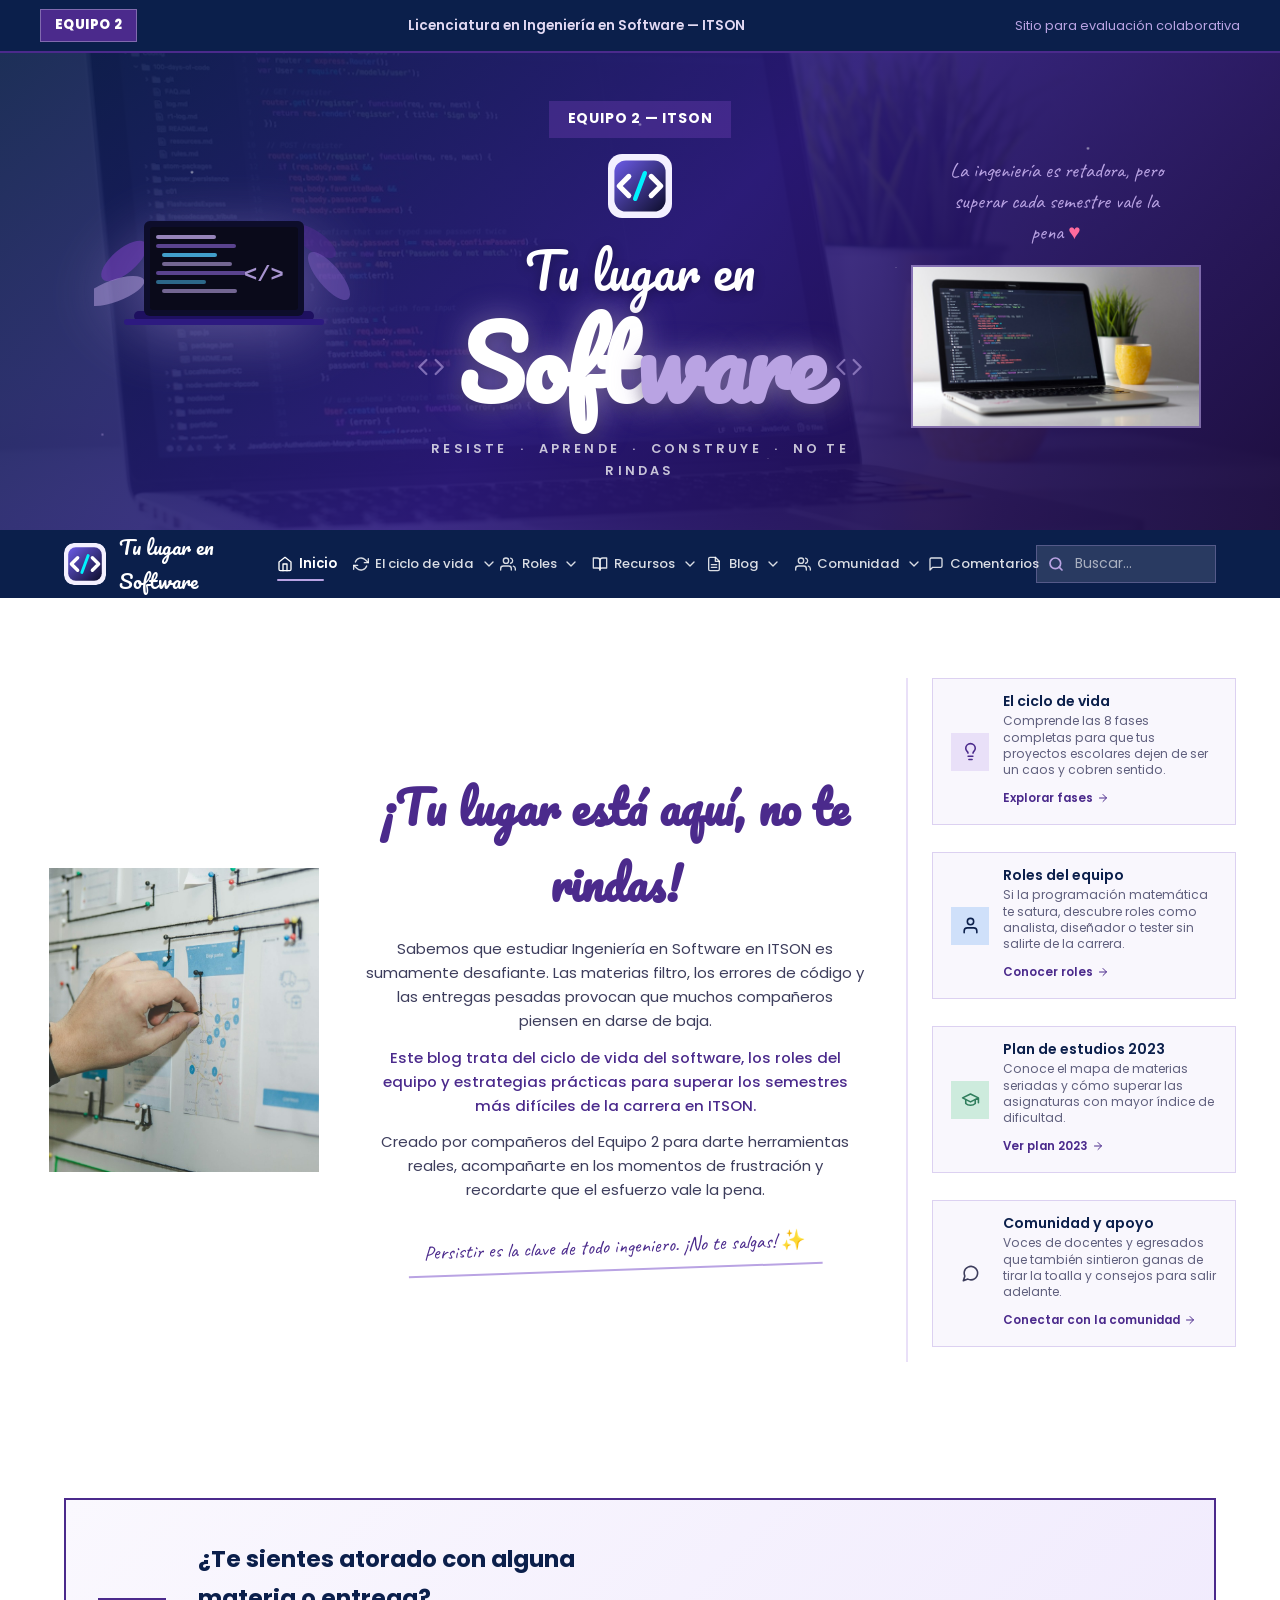
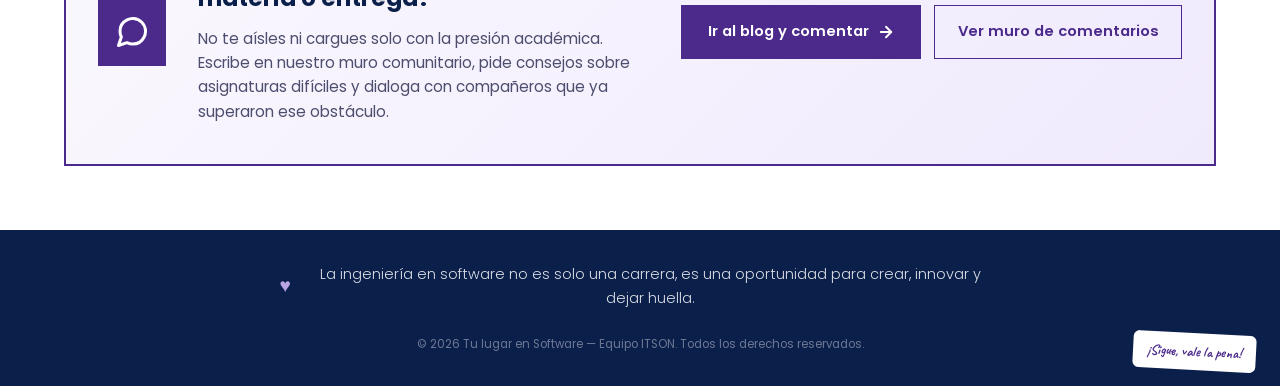
<file: index.html>
<!DOCTYPE html>
<html lang="es">

<head>
  <!-- =====================================================
       Tu lugar en Software — Página de inicio
       Blog educativo — Equipo ITSON
       ===================================================== -->
  <meta charset="UTF-8" />
  <meta name="viewport" content="width=device-width, initial-scale=1.0" />
  <title>Tu lugar en Software | Blog educativo de Ingeniería en Software — ITSON</title>
  <meta name="description"
    content="Espacio de apoyo y permanencia del Equipo 2 para estudiantes de Ingeniería en Software en ITSON. Supera las materias difíciles, descubre tu rol y no te salgas de la carrera." />
  <link rel="icon" type="image/svg+xml" href="img/logo.svg" />
  <link rel="stylesheet" href="css/estilos.css" />
</head>

<body>

<!-- Barra de equipo ITSON -->
  <div class="barra-equipo-top">
    <div class="contenedor-barra-equipo">
      <span class="badge-equipo-pill">Equipo 2</span>
      <span class="equipo-institucion">Licenciatura en Ingeniería en Software — ITSON</span>
      <span class="equipo-evaluacion">Sitio para evaluación colaborativa</span>
    </div>
  </div>

  <!-- =====================================================
       HERO / CABECERA DEL BLOG
       ===================================================== -->
  <header class="hero" role="banner">
    <div class="hero-grid">

      <!-- Zona izquierda: laptop e ilustración SVG -->
      <div class="hero-izq" aria-hidden="true">
        <svg class="laptop-svg" viewBox="0 0 260 220" xmlns="http://www.w3.org/2000/svg">
          <ellipse cx="30" cy="80" rx="28" ry="12" fill="#6A3DAF" opacity="0.7" transform="rotate(-40 30 80)" />
          <ellipse cx="20" cy="110" rx="32" ry="11" fill="#B9A3E3" opacity="0.5" transform="rotate(-20 20 110)" />
          <ellipse cx="220" cy="60" rx="26" ry="10" fill="#4B2A8C" opacity="0.6" transform="rotate(35 220 60)" />
          <ellipse cx="235" cy="95" rx="30" ry="11" fill="#7C5CBF" opacity="0.5" transform="rotate(50 235 95)" />
          <rect x="40" y="130" width="180" height="10" rx="5" fill="#1E1060" />
          <rect x="30" y="138" width="200" height="6" rx="3" fill="#2D1A80" />
          <rect x="50" y="40" width="160" height="95" rx="6" fill="#0D0D2B" />
          <rect x="56" y="46" width="148" height="83" rx="3" fill="#0A0A1A" />
          <rect x="62" y="54" width="60" height="4" rx="2" fill="#B9A3E3" opacity="0.8" />
          <rect x="62" y="63" width="80" height="4" rx="2" fill="#7C5CBF" opacity="0.7" />
          <rect x="68" y="72" width="55" height="4" rx="2" fill="#4FC3F7" opacity="0.8" />
          <rect x="68" y="81" width="70" height="4" rx="2" fill="#B9A3E3" opacity="0.6" />
          <rect x="62" y="90" width="90" height="4" rx="2" fill="#7C5CBF" opacity="0.7" />
          <rect x="62" y="99" width="50" height="4" rx="2" fill="#4FC3F7" opacity="0.5" />
          <rect x="68" y="108" width="75" height="4" rx="2" fill="#B9A3E3" opacity="0.6" />
          <text x="150" y="100" font-family="monospace" font-size="22" fill="#B9A3E3" opacity="0.9"
            font-weight="bold">&lt;/&gt;</text>
        </svg>
      </div>

      <!-- Zona central: títulos + Logotipo oficial -->
      <div class="hero-centro">
        <div class="badge-equipo-hero">Equipo 2 — ITSON</div>
        <a href="index.html" class="logo-link-hero" aria-label="Ir a la página de inicio">
          <img src="img/logo.svg" alt="Logotipo Tu lugar en Software" width="64" height="64" style="margin: 0 auto 0.8rem auto; display: block;" />
        </a>
        <p class="hero-titulo-top">Tu lugar en</p>
        <div class="hero-codigo-deco">
          <svg class="icono-codigo" width="28" height="28" viewBox="0 0 24 24" fill="none"
            stroke="rgba(185,163,227,0.6)" stroke-width="2" stroke-linecap="round" stroke-linejoin="round"
            aria-hidden="true">
            <polyline points="16 18 22 12 16 6" />
            <polyline points="8 6 2 12 8 18" />
          </svg>
          <h1 class="hero-titulo-main">
            Soft<span class="acento-lila">ware</span>
          </h1>
          <svg class="icono-codigo" width="28" height="28" viewBox="0 0 24 24" fill="none"
            stroke="rgba(185,163,227,0.6)" stroke-width="2" stroke-linecap="round" stroke-linejoin="round"
            aria-hidden="true">
            <polyline points="16 18 22 12 16 6" />
            <polyline points="8 6 2 12 8 18" />
          </svg>
        </div>
        <p class="hero-lema">RESISTE &nbsp;·&nbsp; APRENDE &nbsp;·&nbsp; CONSTRUYE &nbsp;·&nbsp; NO TE RINDAS</p>
      </div>

      <!-- Zona derecha: frase lema oficial + silueta ciudad SVG -->
      <div class="hero-der" aria-hidden="true">
        <p class="hero-frase">
          La ingeniería es retadora, pero superar cada semestre vale la pena
          <span class="corazon">♥</span>
        </p>
        <img src="img/header-desarrollador.jpg" alt="Mesa de trabajo de programación y desarrollo de software" class="header-img-desarrollador" />
      </div>
    </div>
  </header>

  <!-- =====================================================
       BARRA DE NAVEGACIÓN PRINCIPAL
       ===================================================== -->
  <nav class="barra-nav" aria-label="Navegación principal">
    <div class="nav-contenedor">

      <!-- Marca y Logotipo visible -->
      <a href="index.html" class="nav-marca">
        <img src="img/logo.svg" alt="Logotipo Tu lugar en Software" class="logo-header-img" />
        <span class="nav-marca-texto">Tu lugar en Software</span>
      </a>

      <!-- Botón hamburguesa (móvil) -->
      <button class="btn-hamburguesa" id="btn-hamburguesa" aria-controls="nav-lista-principal" aria-expanded="false"
        aria-label="Abrir menú de navegación">
        <span></span>
        <span></span>
        <span></span>
      </button>

      <!-- Lista de páginas con submenús desplegables -->
      <ul class="nav-lista" id="nav-lista-principal" role="list">
        <li>
          <a href="index.html" class="activo" aria-current="page">
            <svg viewBox="0 0 24 24" fill="none" stroke="currentColor" stroke-width="2" stroke-linecap="round"
              stroke-linejoin="round" aria-hidden="true">
              <path d="M3 9l9-7 9 7v11a2 2 0 0 1-2 2H5a2 2 0 0 1-2-2z" />
              <polyline points="9 22 9 12 15 12 15 22" />
            </svg>
            Inicio
          </a>
        </li>

        <li class="nav-item-has-submenu">
          <a href="ciclo-de-vida.html" class="nav-link-padre">
            <svg viewBox="0 0 24 24" fill="none" stroke="currentColor" stroke-width="2" stroke-linecap="round"
              stroke-linejoin="round" aria-hidden="true">
              <polyline points="23 4 23 10 17 10" />
              <polyline points="1 20 1 14 7 14" />
              <path d="M3.51 9a9 9 0 0 1 14.85-3.36L23 10M1 14l4.64 4.36A9 9 0 0 0 20.49 15" />
            </svg>
            El ciclo de vida
            <svg class="icono-flecha-sub" viewBox="0 0 24 24" fill="none" stroke="currentColor" stroke-width="2" stroke-linecap="round" stroke-linejoin="round" aria-hidden="true"><polyline points="6 9 12 15 18 9"></polyline></svg>
          </a>
          <button type="button" class="btn-toggle-sub" aria-label="Desplegar submenú El ciclo de vida" aria-expanded="false">▾</button>
          <ul class="nav-submenu">
            <li><a href="ciclo-de-vida.html#que-es">Qué es</a></li>
            <li><a href="ciclo-de-vida.html#curricular">Marco curricular</a></li>
            <li><a href="ciclo-de-vida.html#fases">Las 8 fases</a></li>
            <li><a href="ciclo-de-vida.html#ventajas-desventajas">Ventajas y desventajas</a></li>
            <li><a href="ciclo-de-vida.html#conclusiones-roles">Conclusiones por rol</a></li>
            <li><a href="ciclo-de-vida.html#quiz-seccion">Quiz</a></li>
          </ul>
        </li>

        <li class="nav-item-has-submenu">
          <a href="roles.html" class="nav-link-padre">
            <svg viewBox="0 0 24 24" fill="none" stroke="currentColor" stroke-width="2" stroke-linecap="round"
              stroke-linejoin="round" aria-hidden="true">
              <path d="M17 21v-2a4 4 0 0 0-4-4H5a4 4 0 0 0-4 4v2" />
              <circle cx="9" cy="7" r="4" />
              <path d="M23 21v-2a4 4 0 0 0-3-3.87" />
              <path d="M16 3.13a4 4 0 0 1 0 7.75" />
            </svg>
            Roles
            <svg class="icono-flecha-sub" viewBox="0 0 24 24" fill="none" stroke="currentColor" stroke-width="2" stroke-linecap="round" stroke-linejoin="round" aria-hidden="true"><polyline points="6 9 12 15 18 9"></polyline></svg>
          </a>
          <button type="button" class="btn-toggle-sub" aria-label="Desplegar submenú Roles" aria-expanded="false">▾</button>
          <ul class="nav-submenu">
            <li><a href="roles.html#analista">Analista de sistemas</a></li>
            <li><a href="roles.html#tester">Tester</a></li>
            <li><a href="roles.html#arquitecto-programador">Arquitecto y programador</a></li>
            <li><a href="roles.html#lider">Líder de proyecto</a></li>
            <li><a href="roles.html#disenador">Diseñador</a></li>
            <li><a href="roles.html#integrador">Integrador</a></li>
          </ul>
        </li>

        <li class="nav-item-has-submenu">
          <a href="recursos.html" class="nav-link-padre">
            <svg viewBox="0 0 24 24" fill="none" stroke="currentColor" stroke-width="2" stroke-linecap="round"
              stroke-linejoin="round" aria-hidden="true">
              <path d="M2 3h6a4 4 0 0 1 4 4v14a3 3 0 0 0-3-3H2z" />
              <path d="M22 3h-6a4 4 0 0 0-4 4v14a3 3 0 0 1 3-3h7z" />
            </svg>
            Recursos
            <svg class="icono-flecha-sub" viewBox="0 0 24 24" fill="none" stroke="currentColor" stroke-width="2" stroke-linecap="round" stroke-linejoin="round" aria-hidden="true"><polyline points="6 9 12 15 18 9"></polyline></svg>
          </a>
          <button type="button" class="btn-toggle-sub" aria-label="Desplegar submenú Recursos" aria-expanded="false">▾</button>
          <ul class="nav-submenu">
            <li><a href="recursos.html#plan-estudios">Plan de estudios</a></li>
            <li><a href="recursos.html#materias-semestre">Materias por semestre</a></li>
            <li><a href="recursos.html#requisitos-titulacion">Requisitos de titulación</a></li>
            <li><a href="recursos.html#mapa-curricular">Mapa curricular</a></li>
          </ul>
        </li>

        <li class="nav-item-has-submenu">
          <a href="blog.html" class="nav-link-padre">
            <svg viewBox="0 0 24 24" fill="none" stroke="currentColor" stroke-width="2" stroke-linecap="round"
              stroke-linejoin="round" aria-hidden="true">
              <path d="M14 2H6a2 2 0 0 0-2 2v16a2 2 0 0 0 2 2h12a2 2 0 0 0 2-2V8z" />
              <polyline points="14 2 14 8 20 8" />
              <line x1="16" y1="13" x2="8" y2="13" />
              <line x1="16" y1="17" x2="8" y2="17" />
            </svg>
            Blog
            <svg class="icono-flecha-sub" viewBox="0 0 24 24" fill="none" stroke="currentColor" stroke-width="2" stroke-linecap="round" stroke-linejoin="round" aria-hidden="true"><polyline points="6 9 12 15 18 9"></polyline></svg>
          </a>
          <button type="button" class="btn-toggle-sub" aria-label="Desplegar submenú Blog" aria-expanded="false">▾</button>
          <ul class="nav-submenu">
            <li><a href="blog.html#itson-carrera">ITSON y la carrera</a></li>
            <li><a href="blog.html#como-nace-app">Cómo nace una app</a></li>
            <li><a href="blog.html#aprende-semestre">Aprende semestre a semestre</a></li>
          </ul>
        </li>

        <li class="nav-item-has-submenu">
          <a href="comunidad.html" class="nav-link-padre">
            <svg viewBox="0 0 24 24" fill="none" stroke="currentColor" stroke-width="2" stroke-linecap="round" stroke-linejoin="round" aria-hidden="true"><path d="M17 21v-2a4 4 0 0 0-4-4H5a4 4 0 0 0-4 4v2"/><circle cx="9" cy="7" r="4"/><path d="M23 21v-2a4 4 0 0 0-3-3.87"/><path d="M16 3.13a4 4 0 0 1 0 7.75"/></svg>
            Comunidad
            <svg class="icono-flecha-sub" viewBox="0 0 24 24" fill="none" stroke="currentColor" stroke-width="2" stroke-linecap="round" stroke-linejoin="round" aria-hidden="true"><polyline points="6 9 12 15 18 9"></polyline></svg>
          </a>
          <button type="button" class="btn-toggle-sub" aria-label="Desplegar submenú Comunidad" aria-expanded="false">▾</button>
          <ul class="nav-submenu">
            <li><a href="comunidad.html#voces-invitadas">Voces invitadas</a></li>
            <li><a href="comunidad.html#comentarios-generales">Muro de comentarios</a></li>
            <li><a href="comunidad.html#equipo-desarrollo">Equipo creador</a></li>
          </ul>
        </li>

        <!-- Apartado directo para comentarios (evaluación ágil) -->
        <li>
          <a href="comunidad.html#comentarios-generales">
            <svg viewBox="0 0 24 24" fill="none" stroke="currentColor" stroke-width="2" stroke-linecap="round" stroke-linejoin="round" aria-hidden="true">
              <path d="M21 15a2 2 0 0 1-2 2H7l-4 4V5a2 2 0 0 1 2-2h14a2 2 0 0 1 2 2z"></path>
            </svg>
            Comentarios
          </a>
        </li>
      </ul>

      <!-- Módulo de búsqueda global sin servidor -->
      <div class="busqueda-contenedor">
        <button type="button" class="btn-buscar-toggle" id="btn-buscar-toggle" aria-label="Abrir campo de búsqueda">
          <svg width="20" height="20" viewBox="0 0 24 24" fill="none" stroke="currentColor" stroke-width="2.5" stroke-linecap="round" stroke-linejoin="round" aria-hidden="true">
            <circle cx="11" cy="11" r="8"></circle>
            <line x1="21" y1="21" x2="16.65" y2="16.65"></line>
          </svg>
        </button>
        <form class="busqueda-form" role="search" onsubmit="return false;">
          <label for="input-busqueda-global" class="visually-hidden">Buscar en el blog</label>
          <svg class="icono-lupa-busqueda" width="16" height="16" viewBox="0 0 24 24" fill="none" stroke="currentColor" stroke-width="2.5" stroke-linecap="round" stroke-linejoin="round" aria-hidden="true">
            <circle cx="11" cy="11" r="8"></circle>
            <line x1="21" y1="21" x2="16.65" y2="16.65"></line>
          </svg>
          <input type="search" id="input-busqueda-global" class="input-busqueda-global" placeholder="Buscar..." autocomplete="off" aria-expanded="false" aria-controls="panel-busqueda-resultados" />
          <div id="panel-busqueda-resultados" class="panel-busqueda-resultados" role="region" aria-live="polite"></div>
        </form>
      </div>
    </div>
  </nav>

  <!-- =====================================================
       CONTENIDO PRINCIPAL: BIENVENIDA
       ===================================================== -->
  <main id="contenido-principal">

    <!-- Sección bienvenida en tres columnas -->
    <section class="seccion-bienvenida" aria-labelledby="titulo-bienvenida">
      <div class="bienvenida-grid">

        <!-- Columna izquierda: ilustración del estudiante -->
        <div class="bienvenida-izq reveal-izq">
          <div class="mancha-organica" aria-hidden="true"></div>
          <img src="img/estudiante-escritorio.jpg"
            alt="Estudiante universitario de ingeniería en software en mesa de trabajo con código y herramientas de desarrollo"
            width="280" height="320" loading="lazy" />
        </div>

        <!-- Columna central: texto de bienvenida con el párrafo resumen del blog requerido -->
        <div class="bienvenida-centro reveal">
          <h2 class="titulo-bienvenida" id="titulo-bienvenida">¡Tu lugar está aquí, no te rindas!</h2>
          <p>
            Sabemos que estudiar Ingeniería en Software en ITSON es sumamente desafiante. Las materias filtro, los errores de código y las entregas pesadas provocan que muchos compañeros piensen en darse de baja.
          </p>
          <p style="font-weight: 500; color: var(--morado-profundo); margin: 0.8rem 0;">
            Este blog trata del ciclo de vida del software, los roles del equipo y estrategias prácticas para superar los semestres más difíciles de la carrera en ITSON.
          </p>
          <p>
            Creado por compañeros del Equipo 2 para darte herramientas reales, acompañarte en los momentos de frustración y recordarte que el esfuerzo vale la pena.
          </p>
          <span class="nota-manuscrita">Persistir es la clave de todo ingeniero. ¡No te salgas! ✨</span>
        </div>

        <!-- Columna derecha: tarjetas mini destacadas -->
        <div class="bienvenida-der reveal-der" id="tarjetas-destacadas">

          <!-- Tarjeta 1: Ciclo del software -->
          <article class="tarjeta-mini">
            <div class="icono-circulo ic-lila" aria-hidden="true">
              <svg viewBox="0 0 24 24" fill="none" stroke="currentColor" stroke-width="2" stroke-linecap="round"
                stroke-linejoin="round" aria-hidden="true">
                <line x1="9" y1="18" x2="15" y2="18" />
                <line x1="10" y1="22" x2="14" y2="22" />
                <path
                  d="M15.09 14c.18-.98.65-1.74 1.41-2.5A4.65 4.65 0 0 0 18 8 6 6 0 0 0 6 8c0 1 .23 2.23 1.5 3.5A4.61 4.61 0 0 1 8.91 14" />
              </svg>
            </div>
            <div class="tarjeta-mini-info">
              <h3>El ciclo de vida</h3>
              <p>Comprende las 8 fases completas para que tus proyectos escolares dejen de ser un caos y cobren sentido.</p>
              <a href="ciclo-de-vida.html" class="enlace-flecha">
                Explorar fases
                <svg viewBox="0 0 24 24" fill="none" stroke="currentColor" stroke-width="2" stroke-linecap="round"
                  stroke-linejoin="round" aria-hidden="true">
                  <line x1="5" y1="12" x2="19" y2="12" />
                  <polyline points="12 5 19 12 12 19" />
                </svg>
              </a>
            </div>
          </article>

          <!-- Tarjeta 2: Roles del equipo -->
          <article class="tarjeta-mini">
            <div class="icono-circulo ic-azul" aria-hidden="true">
              <svg viewBox="0 0 24 24" fill="none" stroke="currentColor" stroke-width="2" stroke-linecap="round"
                stroke-linejoin="round" aria-hidden="true">
                <path d="M20 21v-2a4 4 0 0 0-4-4H8a4 4 0 0 0-4 4v2" />
                <circle cx="12" cy="7" r="4" />
              </svg>
            </div>
            <div class="tarjeta-mini-info">
              <h3>Roles del equipo</h3>
              <p>Si la programación matemática te satura, descubre roles como analista, diseñador o tester sin salirte de la carrera.</p>
              <a href="roles.html" class="enlace-flecha">
                Conocer roles
                <svg viewBox="0 0 24 24" fill="none" stroke="currentColor" stroke-width="2" stroke-linecap="round"
                  stroke-linejoin="round" aria-hidden="true">
                  <line x1="5" y1="12" x2="19" y2="12" />
                  <polyline points="12 5 19 12 12 19" />
                </svg>
              </a>
            </div>
          </article>

          <!-- Tarjeta 3: Plan de estudios ITSON -->
          <article class="tarjeta-mini">
            <div class="icono-circulo ic-verde" aria-hidden="true">
              <svg viewBox="0 0 24 24" fill="none" stroke="currentColor" stroke-width="2" stroke-linecap="round"
                stroke-linejoin="round" aria-hidden="true">
                <path d="M22 10v6M2 10l10-5 10 5-10 5z" />
                <path d="M6 12v5c3 3 9 3 12 0v-5" />
              </svg>
            </div>
            <div class="tarjeta-mini-info">
              <h3>Plan de estudios 2023</h3>
              <p>Conoce el mapa de materias seriadas y cómo superar las asignaturas con mayor índice de dificultad.</p>
              <a href="recursos.html" class="enlace-flecha">
                Ver plan 2023
                <svg viewBox="0 0 24 24" fill="none" stroke="currentColor" stroke-width="2" stroke-linecap="round"
                  stroke-linejoin="round" aria-hidden="true">
                  <line x1="5" y1="12" x2="19" y2="12" />
                  <polyline points="12 5 19 12 12 19" />
                </svg>
              </a>
            </div>
          </article>

          <!-- Tarjeta 4: Comunidad universitaria -->
          <article class="tarjeta-mini">
            <div class="icono-circulo ic-rosa" aria-hidden="true">
              <svg viewBox="0 0 24 24" fill="none" stroke="currentColor" stroke-width="2" stroke-linecap="round"
                stroke-linejoin="round" aria-hidden="true">
                <path
                  d="M21 11.5a8.38 8.38 0 0 1-.9 3.8 8.5 8.5 0 0 1-7.6 4.7 8.38 8.38 0 0 1-3.8-.9L3 21l1.9-5.7a8.38 8.38 0 0 1-.9-3.8 8.5 8.5 0 0 1 4.7-7.6 8.38 8.38 0 0 1 3.8-.9h.5a8.48 8.48 0 0 1 8 8v.5z" />
              </svg>
            </div>
            <div class="tarjeta-mini-info">
              <h3>Comunidad y apoyo</h3>
              <p>Voces de docentes y egresados que también sintieron ganas de tirar la toalla y consejos para salir adelante.</p>
              <a href="comunidad.html" class="enlace-flecha">
                Conectar con la comunidad
                <svg viewBox="0 0 24 24" fill="none" stroke="currentColor" stroke-width="2" stroke-linecap="round"
                  stroke-linejoin="round" aria-hidden="true">
                  <line x1="5" y1="12" x2="19" y2="12" />
                  <polyline points="12 5 19 12 12 19" />
                </svg>
              </a>
            </div>
          </article>

        </div>

      </div>

      <!-- Bloque corto de suscripción al newsletter en la página de bienvenida -->
    </section>

    <!-- =====================================================
         SECCIÓN DESTACADA: COMENTARIOS EN VIVO EN EL BLOG
         ===================================================== -->
    <section class="contenedor reveal" aria-labelledby="titulo-banner-comentarios" style="margin-bottom: 4rem;">
      <div class="banner-comentarios-home">
        <div class="banner-comentarios-grid">
          <div class="banner-comentarios-icono" aria-hidden="true">
            <svg viewBox="0 0 24 24" fill="none" stroke="currentColor" stroke-width="2" stroke-linecap="round" stroke-linejoin="round">
              <path d="M21 11.5a8.38 8.38 0 0 1-.9 3.8 8.5 8.5 0 0 1-7.6 4.7 8.38 8.38 0 0 1-3.8-.9L3 21l1.9-5.7a8.38 8.38 0 0 1-.9-3.8 8.5 8.5 0 0 1 4.7-7.6 8.38 8.38 0 0 1 3.8-.9h.5a8.48 8.48 0 0 1 8 8v.5z" />
            </svg>
          </div>
          <div class="banner-comentarios-texto">
            <h2 id="titulo-banner-comentarios" style="font-size: 1.45rem; font-weight: 700; color: var(--azul-marino); margin-bottom: 0.5rem;">
              ¿Te sientes atorado con alguna materia o entrega?
            </h2>
            <p>
              No te aísles ni cargues solo con la presión académica. Escribe en nuestro muro comunitario, pide consejos sobre asignaturas difíciles y dialoga con compañeros que ya superaron ese obstáculo.
            </p>
          </div>
          <div class="banner-comentarios-acciones">
            <a href="blog.html" class="btn-banner-comentarios">
              Ir al blog y comentar
              <svg width="18" height="18" viewBox="0 0 24 24" fill="none" stroke="currentColor" stroke-width="2.5" stroke-linecap="round" stroke-linejoin="round" aria-hidden="true">
                <line x1="5" y1="12" x2="19" y2="12" />
                <polyline points="12 5 19 12 12 19" />
              </svg>
            </a>
            <a href="comunidad.html#comentarios-generales" class="btn-banner-comentarios-sec">
              Ver muro de comentarios
            </a>
          </div>
        </div>
      </div>
    </section>

  </main>

  <!-- =====================================================
       PIE DE PÁGINA
       ===================================================== -->
  <footer class="pie" role="contentinfo">
    <div class="pie-contenido">
      <span class="pie-corazon" aria-hidden="true">♥</span>
      <p class="pie-frase">
        La ingeniería en software no es solo una carrera, es una oportunidad para crear, innovar y dejar huella.
      </p>
    </div>
    <p class="pie-copy">© 2026 Tu lugar en Software — Equipo ITSON. Todos los derechos reservados.</p>
    <span class="pie-sticker" aria-hidden="true">¡Sigue, vale la pena!</span>
  </footer>

  <!-- Botón volver arriba -->
  <button id="btn-arriba" aria-label="Volver al inicio de la página">
    <svg viewBox="0 0 24 24" fill="none" stroke="currentColor" stroke-width="2.5" stroke-linecap="round"
      stroke-linejoin="round" aria-hidden="true">
      <polyline points="18 15 12 9 6 15" />
    </svg>
  </button>

  <script src="js/script.js"></script>
  <script src="js/busqueda.js"></script>
</body>

</html>
</file>
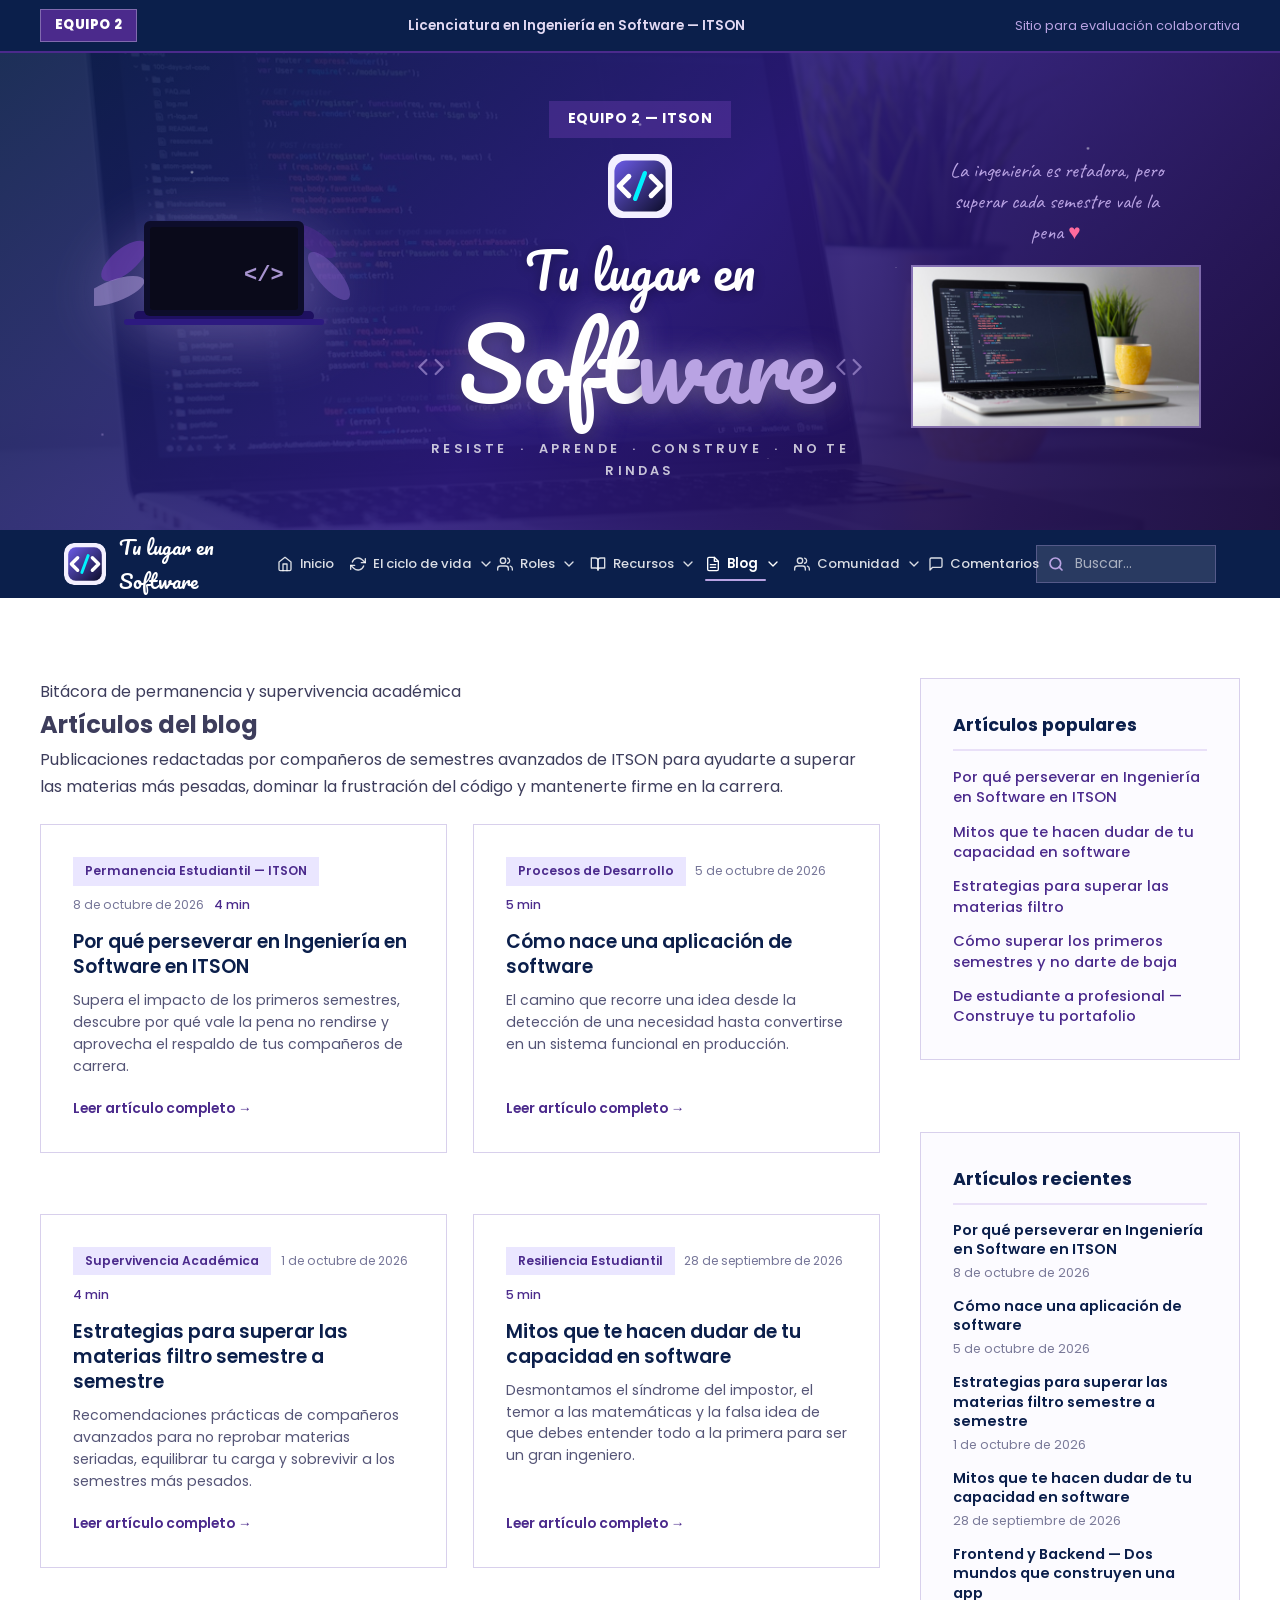
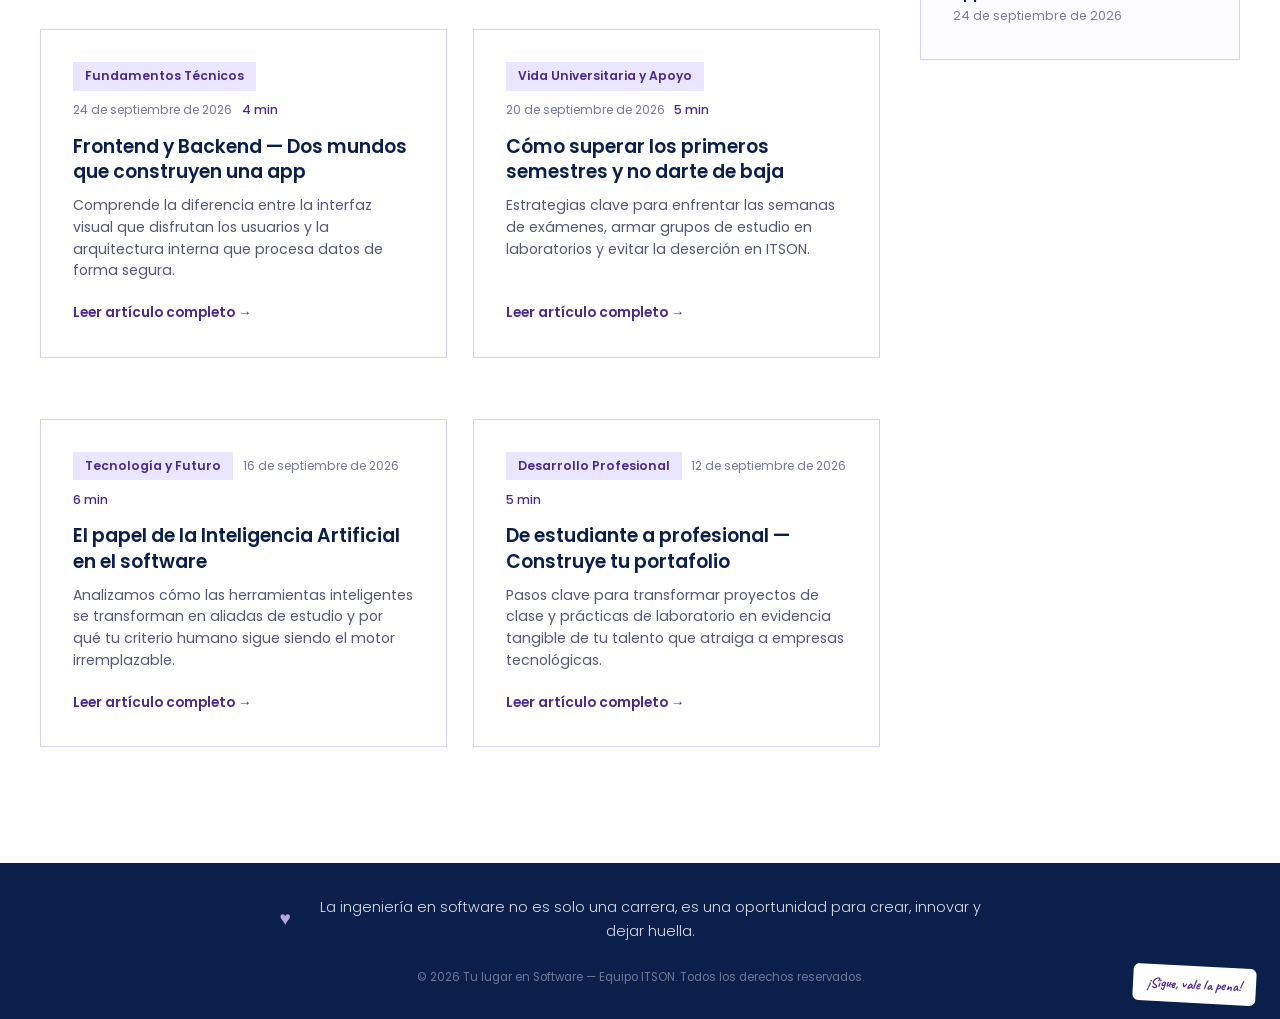
<file: blog.html>
<!DOCTYPE html>
<html lang="es">

<head>
  <!-- =====================================================
       Tu lugar en Software — Blog
       Blog educativo — Equipo ITSON
       ===================================================== -->
  <meta charset="UTF-8" />
  <meta name="viewport" content="width=device-width, initial-scale=1.0" />
  <title>Blog educativo | Tu lugar en Software — ITSON</title>
  <meta name="description"
    content="Artículos, guías y consejos de estudiantes de Ingeniería en Software de ITSON para superar materias difíciles, combatir la frustración y continuar en la carrera." />
  <link rel="icon" type="image/svg+xml" href="img/logo.svg" />
  <link rel="stylesheet" href="css/estilos.css" />
</head>

<body>

  <!-- Barra de equipo ITSON -->
  <div class="barra-equipo-top">
    <div class="contenedor-barra-equipo">
      <span class="badge-equipo-pill">Equipo 2</span>
      <span class="equipo-institucion">Licenciatura en Ingeniería en Software — ITSON</span>
      <span class="equipo-evaluacion">Sitio para evaluación colaborativa</span>
    </div>
  </div>

  <!-- HERO / CABECERA -->
  <header class="hero" role="banner">
    <div class="hero-grid">
      <div class="hero-izq" aria-hidden="true">
        <svg class="laptop-svg" viewBox="0 0 260 220" xmlns="http://www.w3.org/2000/svg">
          <ellipse cx="30" cy="80" rx="28" ry="12" fill="#6A3DAF" opacity="0.7" transform="rotate(-40 30 80)"/>
          <ellipse cx="20" cy="110" rx="32" ry="11" fill="#B9A3E3" opacity="0.5" transform="rotate(-20 20 110)"/>
          <ellipse cx="220" cy="60" rx="26" ry="10" fill="#4B2A8C" opacity="0.6" transform="rotate(35 220 60)"/>
          <ellipse cx="235" cy="95" rx="30" ry="11" fill="#7C5CBF" opacity="0.5" transform="rotate(50 235 95)"/>
          <rect x="40" y="130" width="180" height="10" rx="5" fill="#1E1060"/>
          <rect x="30" y="138" width="200" height="6" rx="3" fill="#2D1A80"/>
          <rect x="50" y="40" width="160" height="95" rx="6" fill="#0D0D2B"/>
          <rect x="56" y="46" width="148" height="83" rx="3" fill="#0A0A1A"/>
          <text x="150" y="100" font-family="monospace" font-size="22" fill="#B9A3E3" opacity="0.9" font-weight="bold">&lt;/&gt;</text>
        </svg>
      </div>

      <div class="hero-centro">
        <div class="badge-equipo-hero">Equipo 2 — ITSON</div>
        <a href="index.html" class="logo-link-hero" aria-label="Ir a la página de inicio">
          <img src="img/logo.svg" alt="Logotipo Tu lugar en Software" width="64" height="64" style="margin: 0 auto 0.8rem auto; display: block;" />
        </a>
        <p class="hero-titulo-top">Tu lugar en</p>
        <div class="hero-codigo-deco">
          <svg class="icono-codigo" width="28" height="28" viewBox="0 0 24 24" fill="none" stroke="rgba(185,163,227,0.6)" stroke-width="2" stroke-linecap="round" stroke-linejoin="round" aria-hidden="true">
            <polyline points="16 18 22 12 16 6"/><polyline points="8 6 2 12 8 18"/>
          </svg>
          <span class="hero-titulo-main">Soft<span class="acento-lila">ware</span></span>
          <svg class="icono-codigo" width="28" height="28" viewBox="0 0 24 24" fill="none" stroke="rgba(185,163,227,0.6)" stroke-width="2" stroke-linecap="round" stroke-linejoin="round" aria-hidden="true">
            <polyline points="16 18 22 12 16 6"/><polyline points="8 6 2 12 8 18"/>
          </svg>
        </div>
        <p class="hero-lema">RESISTE &nbsp;·&nbsp; APRENDE &nbsp;·&nbsp; CONSTRUYE &nbsp;·&nbsp; NO TE RINDAS</p>
      </div>

      <div class="hero-der" aria-hidden="true">
        <p class="hero-frase">La ingeniería es retadora, pero superar cada semestre vale la pena <span class="corazon">♥</span></p>
        <img src="img/header-desarrollador.jpg" alt="Mesa de trabajo de programación y desarrollo de software" class="header-img-desarrollador" />
      </div>
    </div>
  </header>

  <!-- BARRA DE NAVEGACIÓN -->
  <nav class="barra-nav" aria-label="Navegación principal">
    <div class="nav-contenedor">
      <a href="index.html" class="nav-marca">
        <img src="img/logo.svg" alt="Logotipo Tu lugar en Software" class="logo-header-img" />
        <span class="nav-marca-texto">Tu lugar en Software</span>
      </a>

      <button class="btn-hamburguesa" id="btn-hamburguesa" aria-controls="nav-lista-principal" aria-expanded="false" aria-label="Abrir menú de navegación">
        <span></span><span></span><span></span>
      </button>

      <ul class="nav-lista" id="nav-lista-principal" role="list">
        <li>
          <a href="index.html">
            <svg viewBox="0 0 24 24" fill="none" stroke="currentColor" stroke-width="2" stroke-linecap="round" stroke-linejoin="round" aria-hidden="true"><path d="M3 9l9-7 9 7v11a2 2 0 0 1-2 2H5a2 2 0 0 1-2-2z"/><polyline points="9 22 9 12 15 12 15 22"/></svg>
            Inicio
          </a>
        </li>

        <li class="nav-item-has-submenu">
          <a href="ciclo-de-vida.html" class="nav-link-padre">
            <svg viewBox="0 0 24 24" fill="none" stroke="currentColor" stroke-width="2" stroke-linecap="round" stroke-linejoin="round" aria-hidden="true"><polyline points="23 4 23 10 17 10"/><polyline points="1 20 1 14 7 14"/><path d="M3.51 9a9 9 0 0 1 14.85-3.36L23 10M1 14l4.64 4.36A9 9 0 0 0 20.49 15"/></svg>
            El ciclo de vida
            <svg class="icono-flecha-sub" viewBox="0 0 24 24" fill="none" stroke="currentColor" stroke-width="2" stroke-linecap="round" stroke-linejoin="round" aria-hidden="true"><polyline points="6 9 12 15 18 9"></polyline></svg>
          </a>
          <button type="button" class="btn-toggle-sub" aria-label="Desplegar submenú El ciclo de vida" aria-expanded="false">▾</button>
          <ul class="nav-submenu">
            <li><a href="ciclo-de-vida.html#que-es">Qué es</a></li>
            <li><a href="ciclo-de-vida.html#curricular">Marco curricular</a></li>
            <li><a href="ciclo-de-vida.html#fases">Las 8 fases</a></li>
            <li><a href="ciclo-de-vida.html#ventajas-desventajas">Ventajas y desventajas</a></li>
            <li><a href="ciclo-de-vida.html#conclusiones-roles">Conclusiones por rol</a></li>
            <li><a href="ciclo-de-vida.html#quiz-seccion">Quiz</a></li>
          </ul>
        </li>

        <li class="nav-item-has-submenu">
          <a href="roles.html" class="nav-link-padre">
            <svg viewBox="0 0 24 24" fill="none" stroke="currentColor" stroke-width="2" stroke-linecap="round" stroke-linejoin="round" aria-hidden="true"><path d="M17 21v-2a4 4 0 0 0-4-4H5a4 4 0 0 0-4 4v2"/><circle cx="9" cy="7" r="4"/><path d="M23 21v-2a4 4 0 0 0-3-3.87"/><path d="M16 3.13a4 4 0 0 1 0 7.75"/></svg>
            Roles
            <svg class="icono-flecha-sub" viewBox="0 0 24 24" fill="none" stroke="currentColor" stroke-width="2" stroke-linecap="round" stroke-linejoin="round" aria-hidden="true"><polyline points="6 9 12 15 18 9"></polyline></svg>
          </a>
          <button type="button" class="btn-toggle-sub" aria-label="Desplegar submenú Roles" aria-expanded="false">▾</button>
          <ul class="nav-submenu">
            <li><a href="roles.html#analista">Analista de sistemas</a></li>
            <li><a href="roles.html#tester">Tester</a></li>
            <li><a href="roles.html#arquitecto-programador">Arquitecto y programador</a></li>
            <li><a href="roles.html#lider">Líder de proyecto</a></li>
            <li><a href="roles.html#disenador">Diseñador</a></li>
            <li><a href="roles.html#integrador">Integrador</a></li>
          </ul>
        </li>

        <li class="nav-item-has-submenu">
          <a href="recursos.html" class="nav-link-padre">
            <svg viewBox="0 0 24 24" fill="none" stroke="currentColor" stroke-width="2" stroke-linecap="round" stroke-linejoin="round" aria-hidden="true"><path d="M2 3h6a4 4 0 0 1 4 4v14a3 3 0 0 0-3-3H2z"/><path d="M22 3h-6a4 4 0 0 0-4 4v14a3 3 0 0 1 3-3h7z"/></svg>
            Recursos
            <svg class="icono-flecha-sub" viewBox="0 0 24 24" fill="none" stroke="currentColor" stroke-width="2" stroke-linecap="round" stroke-linejoin="round" aria-hidden="true"><polyline points="6 9 12 15 18 9"></polyline></svg>
          </a>
          <button type="button" class="btn-toggle-sub" aria-label="Desplegar submenú Recursos" aria-expanded="false">▾</button>
          <ul class="nav-submenu">
            <li><a href="recursos.html#plan-estudios">Plan de estudios</a></li>
            <li><a href="recursos.html#materias-semestre">Materias por semestre</a></li>
            <li><a href="recursos.html#requisitos-titulacion">Requisitos de titulación</a></li>
            <li><a href="recursos.html#mapa-curricular">Mapa curricular</a></li>
          </ul>
        </li>

        <li class="nav-item-has-submenu">
          <a href="blog.html" class="activo nav-link-padre" aria-current="page">
            <svg viewBox="0 0 24 24" fill="none" stroke="currentColor" stroke-width="2" stroke-linecap="round" stroke-linejoin="round" aria-hidden="true"><path d="M14 2H6a2 2 0 0 0-2 2v16a2 2 0 0 0 2 2h12a2 2 0 0 0 2-2V8z"/><polyline points="14 2 14 8 20 8"/><line x1="16" y1="13" x2="8" y2="13"/><line x1="16" y1="17" x2="8" y2="17"/></svg>
            Blog
            <svg class="icono-flecha-sub" viewBox="0 0 24 24" fill="none" stroke="currentColor" stroke-width="2" stroke-linecap="round" stroke-linejoin="round" aria-hidden="true"><polyline points="6 9 12 15 18 9"></polyline></svg>
          </a>
          <button type="button" class="btn-toggle-sub" aria-label="Desplegar submenú Blog" aria-expanded="false">▾</button>
          <ul class="nav-submenu">
            <li><a href="blog.html#itson-carrera">Permanencia en ITSON</a></li>
            <li><a href="blog.html#como-nace-app">Cómo nace una app</a></li>
            <li><a href="blog.html#aprende-semestre">Materias filtro</a></li>
            <li><a href="blog.html#mitos-programacion">Mitos y dudas</a></li>
            <li><a href="blog.html#primer-ano-universidad">Superar primeros semestres</a></li>
          </ul>
        </li>

        <li class="nav-item-has-submenu">
          <a href="comunidad.html" class="nav-link-padre">
            <svg viewBox="0 0 24 24" fill="none" stroke="currentColor" stroke-width="2" stroke-linecap="round" stroke-linejoin="round" aria-hidden="true"><path d="M17 21v-2a4 4 0 0 0-4-4H5a4 4 0 0 0-4 4v2"/><circle cx="9" cy="7" r="4"/><path d="M23 21v-2a4 4 0 0 0-3-3.87"/><path d="M16 3.13a4 4 0 0 1 0 7.75"/></svg>
            Comunidad
            <svg class="icono-flecha-sub" viewBox="0 0 24 24" fill="none" stroke="currentColor" stroke-width="2" stroke-linecap="round" stroke-linejoin="round" aria-hidden="true"><polyline points="6 9 12 15 18 9"></polyline></svg>
          </a>
          <button type="button" class="btn-toggle-sub" aria-label="Desplegar submenú Comunidad" aria-expanded="false">▾</button>
          <ul class="nav-submenu">
            <li><a href="comunidad.html#voces-invitadas">Voces invitadas</a></li>
            <li><a href="comunidad.html#comentarios-generales">Muro de comentarios</a></li>
            <li><a href="comunidad.html#equipo-desarrollo">Equipo creador</a></li>
          </ul>
        </li>

        <!-- Apartado directo para comentarios (evaluación ágil) -->
        <li>
          <a href="comunidad.html#comentarios-generales">
            <svg viewBox="0 0 24 24" fill="none" stroke="currentColor" stroke-width="2" stroke-linecap="round" stroke-linejoin="round" aria-hidden="true">
              <path d="M21 15a2 2 0 0 1-2 2H7l-4 4V5a2 2 0 0 1 2-2h14a2 2 0 0 1 2 2z"></path>
            </svg>
            Comentarios
          </a>
        </li>
      </ul>

      <!-- Búsqueda -->
      <div class="busqueda-contenedor">
        <button type="button" class="btn-buscar-toggle" id="btn-buscar-toggle" aria-label="Abrir campo de búsqueda">
          <svg width="20" height="20" viewBox="0 0 24 24" fill="none" stroke="currentColor" stroke-width="2.5" stroke-linecap="round" stroke-linejoin="round" aria-hidden="true">
            <circle cx="11" cy="11" r="8"></circle>
            <line x1="21" y1="21" x2="16.65" y2="16.65"></line>
          </svg>
        </button>
        <form class="busqueda-form" role="search" onsubmit="return false;">
          <label for="input-busqueda-global" class="visually-hidden">Buscar en el blog</label>
          <svg class="icono-lupa-busqueda" width="16" height="16" viewBox="0 0 24 24" fill="none" stroke="currentColor" stroke-width="2.5" stroke-linecap="round" stroke-linejoin="round" aria-hidden="true">
            <circle cx="11" cy="11" r="8"></circle>
            <line x1="21" y1="21" x2="16.65" y2="16.65"></line>
          </svg>
          <input type="search" id="input-busqueda-global" class="input-busqueda-global" placeholder="Buscar..." autocomplete="off" aria-expanded="false" aria-controls="panel-busqueda-resultados" />
          <div id="panel-busqueda-resultados" class="panel-busqueda-resultados" role="region" aria-live="polite"></div>
        </form>
      </div>
    </div>
  </nav>

  <!-- CONTENIDO EN 2 COLUMNAS -->
  <main id="contenido-principal" class="contenedor seccion">
    <div class="layout-con-sidebar">

      <!-- Columna Principal (~70%) -->
      <div class="columna-principal">

        <section class="reveal">
          <div class="encabezado-seccion">
            <p class="subtitulo-seccion">Bitácora de permanencia y supervivencia académica</p>
            <h1 class="titulo-seccion">Artículos del blog</h1>
            <p class="intro-texto">
              Publicaciones redactadas por compañeros de semestres avanzados de ITSON para ayudarte a superar las materias más pesadas, dominar la frustración del código y mantenerte firme en la carrera.
            </p>
          </div>
        </section>

        <!-- VISTA 1: LISTA DE PREVIEWS (TARJETAS) -->
        <div id="vista-lista-articulos">
          <div class="blog-grid-previews">

            <!-- PREVIEW 1 -->
            <article class="tarjeta-preview-blog reveal">
              <div>
                <div class="preview-meta">
                  <span class="preview-categoria">Permanencia Estudiantil — ITSON</span>
                  <span class="preview-fecha">8 de octubre de 2026</span>
                  <span class="preview-lectura">4 min</span>
                </div>
                <h2 class="preview-titulo">Por qué perseverar en Ingeniería en Software en ITSON</h2>
                <p class="preview-resumen">
                  Supera el impacto de los primeros semestres, descubre por qué vale la pena no rendirse y aprovecha el respaldo de tus compañeros de carrera.
                </p>
              </div>
              <a href="#itson-carrera" class="btn-leer-articulo" aria-label="Leer artículo Por qué perseverar en Ingeniería en Software en ITSON">
                Leer artículo completo →
              </a>
            </article>

            <!-- PREVIEW 2 -->
            <article class="tarjeta-preview-blog reveal">
              <div>
                <div class="preview-meta">
                  <span class="preview-categoria">Procesos de Desarrollo</span>
                  <span class="preview-fecha">5 de octubre de 2026</span>
                  <span class="preview-lectura">5 min</span>
                </div>
                <h2 class="preview-titulo">Cómo nace una aplicación de software</h2>
                <p class="preview-resumen">
                  El camino que recorre una idea desde la detección de una necesidad hasta convertirse en un sistema funcional en producción.
                </p>
              </div>
              <a href="#como-nace-app" class="btn-leer-articulo" aria-label="Leer artículo Cómo nace una aplicación de software">
                Leer artículo completo →
              </a>
            </article>

            <!-- PREVIEW 3 -->
            <article class="tarjeta-preview-blog reveal">
              <div>
                <div class="preview-meta">
                  <span class="preview-categoria">Supervivencia Académica</span>
                  <span class="preview-fecha">1 de octubre de 2026</span>
                  <span class="preview-lectura">4 min</span>
                </div>
                <h2 class="preview-titulo">Estrategias para superar las materias filtro semestre a semestre</h2>
                <p class="preview-resumen">
                  Recomendaciones prácticas de compañeros avanzados para no reprobar materias seriadas, equilibrar tu carga y sobrevivir a los semestres más pesados.
                </p>
              </div>
              <a href="#aprende-semestre" class="btn-leer-articulo" aria-label="Leer artículo Estrategias para superar las materias filtro semestre a semestre">
                Leer artículo completo →
              </a>
            </article>

            <!-- PREVIEW 4 -->
            <article class="tarjeta-preview-blog reveal">
              <div>
                <div class="preview-meta">
                  <span class="preview-categoria">Resiliencia Estudiantil</span>
                  <span class="preview-fecha">28 de septiembre de 2026</span>
                  <span class="preview-lectura">5 min</span>
                </div>
                <h2 class="preview-titulo">Mitos que te hacen dudar de tu capacidad en software</h2>
                <p class="preview-resumen">
                  Desmontamos el síndrome del impostor, el temor a las matemáticas y la falsa idea de que debes entender todo a la primera para ser un gran ingeniero.
                </p>
              </div>
              <a href="#mitos-programacion" class="btn-leer-articulo" aria-label="Leer artículo Mitos que te hacen dudar de tu capacidad en software">
                Leer artículo completo →
              </a>
            </article>

            <!-- PREVIEW 5 -->
            <article class="tarjeta-preview-blog reveal">
              <div>
                <div class="preview-meta">
                  <span class="preview-categoria">Fundamentos Técnicos</span>
                  <span class="preview-fecha">24 de septiembre de 2026</span>
                  <span class="preview-lectura">4 min</span>
                </div>
                <h2 class="preview-titulo">Frontend y Backend — Dos mundos que construyen una app</h2>
                <p class="preview-resumen">
                  Comprende la diferencia entre la interfaz visual que disfrutan los usuarios y la arquitectura interna que procesa datos de forma segura.
                </p>
              </div>
              <a href="#frontend-backend" class="btn-leer-articulo" aria-label="Leer artículo Frontend y Backend">
                Leer artículo completo →
              </a>
            </article>

            <!-- PREVIEW 6 -->
            <article class="tarjeta-preview-blog reveal">
              <div>
                <div class="preview-meta">
                  <span class="preview-categoria">Vida Universitaria y Apoyo</span>
                  <span class="preview-fecha">20 de septiembre de 2026</span>
                  <span class="preview-lectura">5 min</span>
                </div>
                <h2 class="preview-titulo">Cómo superar los primeros semestres y no darte de baja</h2>
                <p class="preview-resumen">
                  Estrategias clave para enfrentar las semanas de exámenes, armar grupos de estudio en laboratorios y evitar la deserción en ITSON.
                </p>
              </div>
              <a href="#primer-ano-universidad" class="btn-leer-articulo" aria-label="Leer artículo Cómo superar los primeros semestres y no darte de baja">
                Leer artículo completo →
              </a>
            </article>

            <!-- PREVIEW 7 -->
            <article class="tarjeta-preview-blog reveal">
              <div>
                <div class="preview-meta">
                  <span class="preview-categoria">Tecnología y Futuro</span>
                  <span class="preview-fecha">16 de septiembre de 2026</span>
                  <span class="preview-lectura">6 min</span>
                </div>
                <h2 class="preview-titulo">El papel de la Inteligencia Artificial en el software</h2>
                <p class="preview-resumen">
                  Analizamos cómo las herramientas inteligentes se transforman en aliadas de estudio y por qué tu criterio humano sigue siendo el motor irremplazable.
                </p>
              </div>
              <a href="#inteligencia-artificial" class="btn-leer-articulo" aria-label="Leer artículo El papel de la Inteligencia Artificial en el software">
                Leer artículo completo →
              </a>
            </article>

            <!-- PREVIEW 8 -->
            <article class="tarjeta-preview-blog reveal">
              <div>
                <div class="preview-meta">
                  <span class="preview-categoria">Desarrollo Profesional</span>
                  <span class="preview-fecha">12 de septiembre de 2026</span>
                  <span class="preview-lectura">5 min</span>
                </div>
                <h2 class="preview-titulo">De estudiante a profesional — Construye tu portafolio</h2>
                <p class="preview-resumen">
                  Pasos clave para transformar proyectos de clase y prácticas de laboratorio en evidencia tangible de tu talento que atraiga a empresas tecnológicas.
                </p>
              </div>
              <a href="#construir-portafolio" class="btn-leer-articulo" aria-label="Leer artículo Construye tu portafolio">
                Leer artículo completo →
              </a>
            </article>

          </div>
        </div>

        <!-- VISTA 2: LECTOR DE ARTÍCULO INDIVIDUAL -->
        <div id="vista-articulo-detalle" style="display: none;">

          <!-- ARTÍCULO 1 DETALLE -->
          <article class="articulo-item-completo articulo-completo-vista" id="itson-carrera" style="display: none;">
            <button type="button" class="btn-volver-blog">← Volver a todos los artículos</button>

            <div style="display: flex; gap: 0.8rem; align-items: center; flex-wrap: wrap; margin-bottom: 0.5rem;">
              <span style="background: #EAE6FF; color: var(--morado-profundo); padding: 0.35rem 0.85rem; border-radius: 0px; font-size: 0.82rem; font-weight: 600;">Permanencia Estudiantil — ITSON</span>
              <span style="font-size: 0.82rem; color: #777;">8 de octubre de 2026</span>
              <span style="font-size: 0.82rem; color: var(--morado-profundo); font-weight: 500;">Lectura de 4 minutos</span>
            </div>

            <h2>Por qué perseverar en Ingeniería en Software en ITSON</h2>

            <p>
              Sentir que la carrera es abrumadora durante las primeras semanas o los exámenes parciales es una experiencia que comparte casi todo estudiante de software. Los índices de bajas en los primeros semestres suelen ser altos debido al choque con materias de lógica abstracta, precálculo y algoritmos. Sin embargo, atravesar ese periodo de adaptación es la clave para desbloquear una carrera llena de satisfacciones creativas y profesionales.
            </p>

            <h3>El filtro inicial no define tu inteligencia</h3>
            <p>
              Cuando un programa no compila o un examen no resulta como esperabas, es fácil creer que esta carrera no es para ti. En realidad, la programación requiere una forma de pensar que nadie domina de la noche a la mañana. En ITSON cuentas con laboratorios de cómputo, asesorías entre pares y docentes dispuestos a guiarte. La diferencia entre quien deserta y quien se gradúa no es la genialidad innata, sino la constancia para pedir ayuda y volver a intentarlo.
            </p>

            <h3>El software va mucho más allá de programar en soledad</h3>
            <p>
              Si sientes que la pura codificación matemática te satura, recuerda que la ingeniería en software abarca áreas indispensables como el diseño de experiencia de usuario, las pruebas de calidad, el análisis de requerimientos y la gestión de proyectos. Hay un lugar para tu talento dentro de un equipo tecnológico, y abandonar la carrera en los primeros semestres te privaría de conocer las ramas que realmente te apasionarán.
            </p>

            <div style="background: #F4F0FD; border-left: 4px solid var(--morado-profundo); padding: 1.2rem 1.5rem; border-radius: 0px; margin: 1.5rem 0;">
              <p style="font-style: italic; color: var(--azul-marino); margin: 0; font-weight: 500;">
                Tropezar con un código o una materia difícil no significa que estés en el lugar equivocado, significa que estás en pleno proceso de crecimiento.
              </p>
            </div>

            <h3>La recompensa al superar el muro de la dificultad</h3>
            <p>
              Los semestres avanzados te permitirán construir soluciones con impacto directo en la sociedad sonorense, realizar estancias profesionales pagadas e integrarte a una industria global con salarios competitivos y esquemas flexibles. Cada desvelo y cada error superado hoy se traducirá en orgullo personal y estabilidad el día de mañana.
            </p>

            <!-- Sección de comentarios del artículo 1 -->
            <section class="seccion-comentarios">
              <h3 class="titulo-comentarios">
                <svg width="20" height="20" viewBox="0 0 24 24" fill="none" stroke="currentColor" stroke-width="2" stroke-linecap="round" stroke-linejoin="round" aria-hidden="true"><path d="M21 15a2 2 0 0 1-2 2H7l-4 4V5a2 2 0 0 1 2-2h14a2 2 0 0 1 2 2z"></path></svg>
                Comentarios del artículo
              </h3>
              <p class="subtitulo-comentarios">Comparte tu experiencia superando las dificultades académicas en ITSON.</p>

              <div class="lista-comentarios" data-seccion="itson-carrera"></div>

              <div class="form-comentario-contenedor">
                <h4 class="form-comentario-titulo">Agregar un comentario</h4>
                <form class="form-comentario" data-seccion="itson-carrera">
                  <div class="grid-campos-comentario">
                    <div class="campo-comentario">
                      <label for="coment-nombre-itson-carrera">Nombre completo</label>
                      <input type="text" id="coment-nombre-itson-carrera" class="input-nombre" placeholder="Tu nombre" required minlength="2" />
                    </div>
                    <div class="campo-comentario">
                      <label for="coment-rol-itson-carrera">Tu rol</label>
                      <select id="coment-rol-itson-carrera" class="select-rol">
                        <option value="Estudiante de primeros semestres">Estudiante de primeros semestres</option>
                        <option value="Estudiante de semestres avanzados">Estudiante de semestres avanzados</option>
                        <option value="Estudiante recursador o en regularización">Estudiante recursador o en regularización</option>
                        <option value="Egresado ITSON">Egresado ITSON</option>
                        <option value="Comunidad estudiantil">Comunidad estudiantil</option>
                      </select>
                    </div>
                  </div>
                  <div class="campo-comentario" style="margin-bottom: 1.2rem;">
                    <label for="coment-mensaje-itson-carrera">Tu comentario</label>
                    <textarea id="coment-mensaje-itson-carrera" class="input-mensaje" rows="3" placeholder="Escribe tu mensaje o consejo para la comunidad" required minlength="4"></textarea>
                  </div>
                  <button type="submit" class="btn-publicar-comentario">Publicar comentario</button>
                </form>
              </div>
            </section>

            <div style="margin-top: 2rem; border-top: 1px solid var(--lila-claro); padding-top: 1.5rem;">
              <button type="button" class="btn-volver-blog">← Volver a todos los artículos</button>
            </div>
          </article>

          <!-- ARTÍCULO 2 DETALLE -->
          <article class="articulo-item-completo articulo-completo-vista" id="como-nace-app" style="display: none;">
            <button type="button" class="btn-volver-blog">← Volver a todos los artículos</button>

            <div style="display: flex; gap: 0.8rem; align-items: center; flex-wrap: wrap; margin-bottom: 0.5rem;">
              <span style="background: #EAE6FF; color: var(--morado-profundo); padding: 0.35rem 0.85rem; border-radius: 15px; font-size: 0.82rem; font-weight: 600;">Procesos de Desarrollo</span>
              <span style="font-size: 0.82rem; color: #777;">5 de octubre de 2026</span>
              <span style="font-size: 0.82rem; color: var(--morado-profundo); font-weight: 500;">Lectura de 5 minutos</span>
            </div>

            <h2>Cómo nace una aplicación de software</h2>

            <p>
              Todos los días tocamos la pantalla de nuestro teléfono para pedir comida, escuchar música o enviar mensajes a nuestros amigos. Sin embargo, muy pocas personas conocen el camino fascinante que recorre una idea antes de convertirse en un icono funcional en tu pantalla.
            </p>

            <h3>1. El chispazo inicial y la detección de una necesidad</h3>
            <p>
              Una aplicación nunca surge de la nada. Comienza cuando alguien nota una dificultad cotidiana y se pregunta cómo hacerla más sencilla. En esta etapa el equipo entrevista a usuarios para confirmar si la idea realmente resuelve un problema auténtico y si vale la pena invertir tiempo en desarrollarla.
            </p>

            <h3>2. Del boceto en papel al prototipo interactivo</h3>
            <p>
              Antes de programar, los diseñadores trazan los primeros esquemas en una libreta o en herramientas digitales. Definen dónde irá cada botón, qué colores transmiten confianza y cómo lograr que una persona entienda la aplicación sin necesidad de leer un manual complicado.
            </p>

            <h3>3. La construcción del código y las conexiones seguras</h3>
            <p>
              Aquí entran los programadores. Se construye la parte visual que interactúa con el usuario y la parte interna que procesa datos en servidores seguros. Se definen reglas estrictas para resguardar contraseñas y asegurar que la información viaje en milisegundos.
            </p>

            <h3>4. La cacería de fallas y el lanzamiento oficial</h3>
            <p>
              Ningún sistema se publica sin pasar por pruebas exhaustivas. Los testers intentan reproducir situaciones imprevistas, como perder la señal de internet o introducir datos erróneos. Cuando todo funciona de manera impecable, la aplicación se sube a las tiendas oficiales y queda disponible para el mundo.
            </p>

            <div style="background: #F4F0FD; border-left: 4px solid var(--morado-profundo); padding: 1.2rem 1.5rem; border-radius: var(--radio); margin: 1.5rem 0;">
              <p style="font-style: italic; color: var(--azul-marino); margin: 0; font-weight: 500;">
                Las mejores aplicaciones nacen cuando alguien decide transformar una dificultad cotidiana en una solución sencilla y elegante para todos.
              </p>
            </div>

            <!-- Sección de comentarios del artículo 2 -->
            <section class="seccion-comentarios">
              <h3 class="titulo-comentarios">
                <svg width="20" height="20" viewBox="0 0 24 24" fill="none" stroke="currentColor" stroke-width="2" stroke-linecap="round" stroke-linejoin="round" aria-hidden="true"><path d="M21 15a2 2 0 0 1-2 2H7l-4 4V5a2 2 0 0 1 2-2h14a2 2 0 0 1 2 2z"></path></svg>
                Comentarios del artículo
              </h3>
              <p class="subtitulo-comentarios">¿Tienes dudas sobre las etapas de desarrollo? Déjanos tus preguntas.</p>

              <div class="lista-comentarios" data-seccion="como-nace-app"></div>

              <div class="form-comentario-contenedor">
                <h4 class="form-comentario-titulo">Agregar un comentario</h4>
                <form class="form-comentario" data-seccion="como-nace-app">
                  <div class="grid-campos-comentario">
                    <div class="campo-comentario">
                      <label for="coment-nombre-como-nace-app">Nombre completo</label>
                      <input type="text" id="coment-nombre-como-nace-app" class="input-nombre" placeholder="Tu nombre" required minlength="2" />
                    </div>
                    <div class="campo-comentario">
                      <label for="coment-rol-como-nace-app">Tu rol</label>
                      <select id="coment-rol-como-nace-app" class="select-rol">
                        <option value="Estudiante de primeros semestres">Estudiante de primeros semestres</option>
                        <option value="Estudiante de semestres avanzados">Estudiante de semestres avanzados</option>
                        <option value="Estudiante recursador o en regularización">Estudiante recursador o en regularización</option>
                        <option value="Egresado ITSON">Egresado ITSON</option>
                        <option value="Comunidad estudiantil">Comunidad estudiantil</option>
                      </select>
                    </div>
                  </div>
                  <div class="campo-comentario" style="margin-bottom: 1.2rem;">
                    <label for="coment-mensaje-como-nace-app">Tu comentario</label>
                    <textarea id="coment-mensaje-como-nace-app" class="input-mensaje" rows="3" placeholder="Escribe tu opinión o duda sobre este artículo" required minlength="4"></textarea>
                  </div>
                  <button type="submit" class="btn-publicar-comentario">Publicar comentario</button>
                </form>
              </div>
            </section>

            <div style="margin-top: 2rem; border-top: 1px solid var(--lila-claro); padding-top: 1.5rem;">
              <button type="button" class="btn-volver-blog">← Volver a todos los artículos</button>
            </div>
          </article>

          <!-- ARTÍCULO 3 DETALLE -->
          <article class="articulo-item-completo articulo-completo-vista" id="aprende-semestre" style="display: none;">
            <button type="button" class="btn-volver-blog">← Volver a todos los artículos</button>

            <div style="display: flex; gap: 0.8rem; align-items: center; flex-wrap: wrap; margin-bottom: 0.5rem;">
              <span style="background: #EAE6FF; color: var(--morado-profundo); padding: 0.35rem 0.85rem; border-radius: 0px; font-size: 0.82rem; font-weight: 600;">Supervivencia Académica</span>
              <span style="font-size: 0.82rem; color: #777;">1 de octubre de 2026</span>
              <span style="font-size: 0.82rem; color: var(--morado-profundo); font-weight: 500;">Lectura de 4 minutos</span>
            </div>

            <h2>Estrategias para superar las materias filtro semestre a semestre</h2>

            <p>
              Cursar Ingeniería en Software en ITSON es una carrera de resistencia y no de velocidad. Muchos compañeros sienten la tentación de tirar la toalla cuando se topan con materias filtro como precálculo, estructuras de datos o programación orientada a objetos. Compartimos las mejores tácticas de compañeros que estuvieron a punto de dejar la carrera y lograron salir adelante con éxito.
            </p>

            <h3>Semestres 1 y 2 — Superar el choque del código y las matemáticas</h3>
            <p>
              El tropiezo más común es guardarse las dudas por pena cuando no se comprende un algoritmo o una demostración lógica. Acércate a las asesorías en cubículos de cómputo, arma grupos de estudio de tres personas y desglosa los problemas en diagramas o pseudocódigo antes de escribir código. Si repruebas un examen parcial no te desanimes, habla con tu docente para identificar exactamente qué temas necesitas reforzar.
            </p>

            <h3>Semestres 3 y 4 — Cuidar las materias seriadas y la carga mental</h3>
            <p>
              En esta etapa las materias tienen cadenas de prelación importantes. Reprobar una asignatura seriada puede postergar semestres futuros y generar frustración. Si sientes que cargar seis o siete materias compromete tu salud física o tu aprendizaje, considera ajustar tu carga a cinco materias bien consolidadas. Avanzar a tu propio ritmo es infinitamente mejor que abandonar los estudios.
            </p>

            <h3>Semestres 5 en adelante — El fruto del esfuerzo sostenido</h3>
            <p>
              Una vez superados los fundamentos de lógica y bases de datos, las materias se vuelven mucho más prácticas y motivadoras. Empiezas a desarrollar sistemas completos para usuarios reales, participas en proyectos integradores y compruebas que todo el sacrificio de los primeros semestres valió completamente la pena.
            </p>

            <div style="background: #F0FDF4; border: 1px solid #BBF7D0; border-radius: 0px; padding: 1.2rem 1.5rem; margin: 1.5rem 0;">
              <h4 style="color: #166534; margin: 0 0 0.5rem 0; font-size: 1rem;">Cuatro hábitos clave para no desertar</h4>
              <ul style="list-style: disc; padding-left: 1.2rem; color: #14532D; font-size: 0.92rem; line-height: 1.6;">
                <li>Resuelve dudas el mismo día que surgen sin esperar a la semana de exámenes</li>
                <li>Apóyate en tus compañeros de equipo cuando aparezca la frustración del código</li>
                <li>Aprende a regular tu carga académica si necesitas trabajar o regularizar materias</li>
                <li>Recuerda tus metas iniciales y celebra cada parcial acreditado</li>
              </ul>
            </div>

            <!-- Sección de comentarios del artículo 3 -->
            <section class="seccion-comentarios">
              <h3 class="titulo-comentarios">
                <svg width="20" height="20" viewBox="0 0 24 24" fill="none" stroke="currentColor" stroke-width="2" stroke-linecap="round" stroke-linejoin="round" aria-hidden="true"><path d="M21 15a2 2 0 0 1-2 2H7l-4 4V5a2 2 0 0 1 2-2h14a2 2 0 0 1 2 2z"></path></svg>
                Comentarios del artículo
              </h3>
              <p class="subtitulo-comentarios">Comparte tus consejos sobre cómo superaste materias retadoras o pide orientación.</p>

              <div class="lista-comentarios" data-seccion="aprende-semestre"></div>

              <div class="form-comentario-contenedor">
                <h4 class="form-comentario-titulo">Agregar un comentario</h4>
                <form class="form-comentario" data-seccion="aprende-semestre">
                  <div class="grid-campos-comentario">
                    <div class="campo-comentario">
                      <label for="coment-nombre-aprende-semestre">Nombre completo</label>
                      <input type="text" id="coment-nombre-aprende-semestre" class="input-nombre" placeholder="Tu nombre" required minlength="2" />
                    </div>
                    <div class="campo-comentario">
                      <label for="coment-rol-aprende-semestre">Tu rol</label>
                      <select id="coment-rol-aprende-semestre" class="select-rol">
                        <option value="Estudiante de primeros semestres">Estudiante de primeros semestres</option>
                        <option value="Estudiante de semestres avanzados">Estudiante de semestres avanzados</option>
                        <option value="Estudiante recursador o en regularización">Estudiante recursador o en regularización</option>
                        <option value="Egresado ITSON">Egresado ITSON</option>
                        <option value="Comunidad estudiantil">Comunidad estudiantil</option>
                      </select>
                    </div>
                  </div>
                  <div class="campo-comentario" style="margin-bottom: 1.2rem;">
                    <label for="coment-mensaje-aprende-semestre">Tu comentario</label>
                    <textarea id="coment-mensaje-aprende-semestre" class="input-mensaje" rows="3" placeholder="Escribe tu recomendación o pregunta sobre materias difíciles" required minlength="4"></textarea>
                  </div>
                  <button type="submit" class="btn-publicar-comentario">Publicar comentario</button>
                </form>
              </div>
            </section>

            <div style="margin-top: 2rem; border-top: 1px solid var(--lila-claro); padding-top: 1.5rem;">
              <button type="button" class="btn-volver-blog">← Volver a todos los artículos</button>
            </div>
          </article>

          <!-- ARTÍCULO 4 DETALLE -->
          <article class="articulo-item-completo articulo-completo-vista" id="mitos-programacion" style="display: none;">
            <button type="button" class="btn-volver-blog">← Volver a todos los artículos</button>

            <div style="display: flex; gap: 0.8rem; align-items: center; flex-wrap: wrap; margin-bottom: 0.5rem;">
              <span style="background: #EAE6FF; color: var(--morado-profundo); padding: 0.35rem 0.85rem; border-radius: 0px; font-size: 0.82rem; font-weight: 600;">Resiliencia Estudiantil</span>
              <span style="font-size: 0.82rem; color: #777;">28 de septiembre de 2026</span>
              <span style="font-size: 0.82rem; color: var(--morado-profundo); font-weight: 500;">Lectura de 5 minutos</span>
            </div>

            <h2>Mitos que te hacen dudar de tu capacidad en software</h2>

            <p>
              El síndrome del impostor es una de las causas silenciosas más comunes de deserción en las carreras de tecnología. Es muy habitual comparar nuestro avance con el de compañeros que parecen entender todo al instante y concluir erróneamente que no tenemos la capacidad necesaria. Analicemos los mitos que te hacen dudar para que recuperes la confianza en tu proceso formativo.
            </p>

            <h3>Mito 1 — Si no entiendes el código a la primera, no sirves para esto</h3>
            <p>
              Aprender a programar es equivalente a aprender un nuevo idioma combinado con lógica formal. El error de compilación no es una señal de incompetencia, sino la forma natural en que la computadora nos indica dónde corregir. Incluso desarrolladores experimentados consultan documentación y cometen fallas elementales todos los días.
            </p>

            <h3>Mito 2 — Tienes que ser un genio matemático para no reprobar</h3>
            <p>
              Las asignaturas de matemáticas en ITSON tienen el propósito de ejercitar tu pensamiento analítico y estructurado. No necesitas resolver derivadas complejas de memoria para construir una plataforma web, una base de datos o una aplicación móvil. La perseverancia para descomponer problemas supera con creces cualquier genialidad aparente.
            </p>

            <div style="background: #F4F0FD; border-left: 4px solid var(--morado-profundo); padding: 1.2rem 1.5rem; border-radius: 0px; margin: 1.5rem 0;">
              <p style="font-style: italic; color: var(--azul-marino); margin: 0; font-weight: 500;">
                La programación no mide qué tan rápido entiendes, sino qué tan paciente eres para no rendirte ante el mensaje de error.
              </p>
            </div>

            <h3>Mito 3 — Los demás avanzan sin esfuerzo y yo me estoy quedando atrás</h3>
            <p>
              En el aula muchos disimulan sus dudas por pena. Quien parece resolverlo todo rápido muchas veces solo está aplicando una sintaxis que practicó antes, pero enfrenta la misma incertidumbre conceptual en temas nuevos. Preguntar en clase no te hace vulnerable, te ahorra semanas de confusión.
            </p>

            <h3>Mito 4 — Si tienes que recurrir a regularización o asesorías, ya fracasaste</h3>
            <p>
              Recursar una materia o asistir a tutorías no es una derrota, es una estrategia madura para afianzar conocimientos indispensables. Gran cantidad de profesionistas hoy contratados en empresas destacadas reprobaron alguna materia en sus primeros semestres y supieron levantarse.
            </p>

            <!-- Sección de comentarios del artículo 4 -->
            <section class="seccion-comentarios">
              <h3 class="titulo-comentarios">
                <svg width="20" height="20" viewBox="0 0 24 24" fill="none" stroke="currentColor" stroke-width="2" stroke-linecap="round" stroke-linejoin="round" aria-hidden="true"><path d="M21 15a2 2 0 0 1-2 2H7l-4 4V5a2 2 0 0 1 2-2h14a2 2 0 0 1 2 2z"></path></svg>
                Comentarios del artículo
              </h3>
              <p class="subtitulo-comentarios">Comparte tus inquietudes o cómo enfrentas el síndrome del impostor.</p>

              <div class="lista-comentarios" data-seccion="mitos-programacion"></div>

              <div class="form-comentario-contenedor">
                <h4 class="form-comentario-titulo">Agregar un comentario</h4>
                <form class="form-comentario" data-seccion="mitos-programacion">
                  <div class="grid-campos-comentario">
                    <div class="campo-comentario">
                      <label for="coment-nombre-mitos-programacion">Nombre completo</label>
                      <input type="text" id="coment-nombre-mitos-programacion" class="input-nombre" placeholder="Tu nombre" required minlength="2" />
                    </div>
                    <div class="campo-comentario">
                      <label for="coment-rol-mitos-programacion">Tu rol</label>
                      <select id="coment-rol-mitos-programacion" class="select-rol">
                        <option value="Estudiante de primeros semestres">Estudiante de primeros semestres</option>
                        <option value="Estudiante de semestres avanzados">Estudiante de semestres avanzados</option>
                        <option value="Estudiante recursador o en regularización">Estudiante recursador o en regularización</option>
                        <option value="Egresado ITSON">Egresado ITSON</option>
                        <option value="Comunidad estudiantil">Comunidad estudiantil</option>
                      </select>
                    </div>
                  </div>
                  <div class="campo-comentario" style="margin-bottom: 1.2rem;">
                    <label for="coment-mensaje-mitos-programacion">Tu comentario</label>
                    <textarea id="coment-mensaje-mitos-programacion" class="input-mensaje" rows="3" placeholder="Escribe tu experiencia lidiando con la frustración o tus dudas" required minlength="4"></textarea>
                  </div>
                  <button type="submit" class="btn-publicar-comentario">Publicar comentario</button>
                </form>
              </div>
            </section>

            <div style="margin-top: 2rem; border-top: 1px solid var(--lila-claro); padding-top: 1.5rem;">
              <button type="button" class="btn-volver-blog">← Volver a todos los artículos</button>
            </div>
          </article>

          <!-- ARTÍCULO 5 DETALLE -->
          <article class="articulo-item-completo articulo-completo-vista" id="frontend-backend" style="display: none;">
            <button type="button" class="btn-volver-blog">← Volver a todos los artículos</button>

            <div style="display: flex; gap: 0.8rem; align-items: center; flex-wrap: wrap; margin-bottom: 0.5rem;">
              <span style="background: #EAE6FF; color: var(--morado-profundo); padding: 0.35rem 0.85rem; border-radius: 15px; font-size: 0.82rem; font-weight: 600;">Conceptos Clave</span>
              <span style="font-size: 0.82rem; color: #777;">24 de septiembre de 2026</span>
              <span style="font-size: 0.82rem; color: var(--morado-profundo); font-weight: 500;">Lectura de 4 minutos</span>
            </div>

            <h2>Frontend y Backend — Dos mundos que construyen una app</h2>

            <p>
              Cuando navegas en una aplicación o sitio web estás interactuando con dos dimensiones técnicas coordinadas de forma impecable. Una parte se encarga de lo que tus ojos contemplan y tus dedos tocan, mientras que la otra procesa silenciosamente millones de operaciones en servidores seguros.
            </p>

            <h3>Frontend — El arte de la interacción visual</h3>
            <p>
              El frontend abarca todo lo visible en pantalla. Los especialistas en esta área diseñan botones atractivos, animaciones suaves y tipografías legibles. Su meta consiste en que cualquier persona, sin importar su edad, navegue de manera cómoda y sin confusiones. Utilizan tecnologías como HTML para la estructura, CSS para el diseño visual y JavaScript para dotar de dinamismo a cada componente.
            </p>

            <h3>Backend — El cerebro lógico y las bases de datos</h3>
            <p>
              El backend vive en los servidores y permanece oculto al usuario final. Es responsable de autenticar contraseñas, gestionar cobros con tarjetas bancarias, almacenar mensajes y consultar enormes bases de datos en milisegundos. Sin un backend sólido, ninguna plataforma podría garantizar la seguridad y privacidad de la información.
            </p>

            <div style="background: #F4F0FD; border-left: 4px solid var(--morado-profundo); padding: 1.2rem 1.5rem; border-radius: var(--radio); margin: 1.5rem 0;">
              <p style="font-style: italic; color: var(--azul-marino); margin: 0; font-weight: 500;">
                El frontend cautiva al usuario a primera vista, mientras que el backend garantiza que cada interacción sea rápida, estable y segura.
              </p>
            </div>

            <h3>La unión perfecta y el camino Full Stack</h3>
            <p>
              Ambas áreas se comunican a través de canales de enlace llamados interfaces de programación. Quienes dominan ambas disciplinas son conocidos como desarrolladores de pila completa. Durante tu carrera en ITSON explorarás ambas especialidades, permitiéndote descubrir cuál encaja mejor con tu estilo y pasión profesional.
            </p>

            <!-- Sección de comentarios del artículo 5 -->
            <section class="seccion-comentarios">
              <h3 class="titulo-comentarios">
                <svg width="20" height="20" viewBox="0 0 24 24" fill="none" stroke="currentColor" stroke-width="2" stroke-linecap="round" stroke-linejoin="round" aria-hidden="true"><path d="M21 15a2 2 0 0 1-2 2H7l-4 4V5a2 2 0 0 1 2-2h14a2 2 0 0 1 2 2z"></path></svg>
                Comentarios del artículo
              </h3>
              <p class="subtitulo-comentarios">Comparte tus opiniones sobre la experiencia visual frente a la lógica de servidores.</p>

              <div class="lista-comentarios" data-seccion="frontend-backend"></div>

              <div class="form-comentario-contenedor">
                <h4 class="form-comentario-titulo">Agregar un comentario</h4>
                <form class="form-comentario" data-seccion="frontend-backend">
                  <div class="grid-campos-comentario">
                    <div class="campo-comentario">
                      <label for="coment-nombre-frontend-backend">Nombre completo</label>
                      <input type="text" id="coment-nombre-frontend-backend" class="input-nombre" placeholder="Tu nombre" required minlength="2" />
                    </div>
                    <div class="campo-comentario">
                      <label for="coment-rol-frontend-backend">Tu rol</label>
                      <select id="coment-rol-frontend-backend" class="select-rol">
                        <option value="Estudiante de primeros semestres">Estudiante de primeros semestres</option>
                        <option value="Estudiante de semestres avanzados">Estudiante de semestres avanzados</option>
                        <option value="Estudiante recursador o en regularización">Estudiante recursador o en regularización</option>
                        <option value="Egresado ITSON">Egresado ITSON</option>
                        <option value="Comunidad estudiantil">Comunidad estudiantil</option>
                      </select>
                    </div>
                  </div>
                  <div class="campo-comentario" style="margin-bottom: 1.2rem;">
                    <label for="coment-mensaje-frontend-backend">Tu comentario</label>
                    <textarea id="coment-mensaje-frontend-backend" class="input-mensaje" rows="3" placeholder="Escribe tu opinión o duda sobre este artículo" required minlength="4"></textarea>
                  </div>
                  <button type="submit" class="btn-publicar-comentario">Publicar comentario</button>
                </form>
              </div>
            </section>

            <div style="margin-top: 2rem; border-top: 1px solid var(--lila-claro); padding-top: 1.5rem;">
              <button type="button" class="btn-volver-blog">← Volver a todos los artículos</button>
            </div>
          </article>

          <!-- ARTÍCULO 6 DETALLE -->
          <article class="articulo-item-completo articulo-completo-vista" id="primer-ano-universidad" style="display: none;">
            <button type="button" class="btn-volver-blog">← Volver a todos los artículos</button>

            <div style="display: flex; gap: 0.8rem; align-items: center; flex-wrap: wrap; margin-bottom: 0.5rem;">
              <span style="background: #EAE6FF; color: var(--morado-profundo); padding: 0.35rem 0.85rem; border-radius: 0px; font-size: 0.82rem; font-weight: 600;">Vida Universitaria y Apoyo</span>
              <span style="font-size: 0.82rem; color: #777;">20 de septiembre de 2026</span>
              <span style="font-size: 0.82rem; color: var(--morado-profundo); font-weight: 500;">Lectura de 5 minutos</span>
            </div>

            <h2>Cómo superar los primeros semestres y no darte de baja</h2>

            <p>
              La transición de la preparatoria a la universidad en ITSON representa un cambio drástico en ritmo de estudio y nivel de exigencia. Las estadísticas muestran que el mayor porcentaje de bajas ocurre entre el primer y tercer semestre, cuando los estudiantes enfrentan materias pesadas sin una red de apoyo sólida. Te compartimos estrategias prácticas para resistir esa etapa y mantenerte firme.
            </p>

            <h3>Construye tu tribu de estudio y no te aísles</h3>
            <p>
              La deserción casi siempre ocurre en soledad. Cuando un estudiante no entiende, deja de asistir a clase y se guarda sus dudas, la probabilidad de abandonar la carrera se dispara. Forma equipo con compañeros de clase, compartan notas, hagan sesiones en los laboratorios de cómputo y resuelvan ejercicios juntos. El apoyo mutuo es el mejor salvavidas contra la frustración.
            </p>

            <h3>Aprende a gestionar entregas para evitar noches en vela</h3>
            <p>
              Dejar los proyectos de programación para la última noche es la receta perfecta para el bloqueo mental y los errores de sintaxis catastróficos. Avanzar una o dos horas diarias permite que tu mente procese la lógica incluso mientras descansas, reduciendo el estrés a la mitad y permitiéndote entregar a tiempo.
            </p>

            <div style="background: #F4F0FD; border-left: 4px solid var(--morado-profundo); padding: 1.2rem 1.5rem; border-radius: 0px; margin: 1.5rem 0;">
              <p style="font-style: italic; color: var(--azul-marino); margin: 0; font-weight: 500;">
                Nadie termina la carrera de ingeniería en software completamente solo, resistir y graduarse es un logro colectivo.
              </p>
            </div>

            <h3>Haz uso de los programas de tutoría y asesorías de ITSON</h3>
            <p>
              El campus cuenta con tutorías institucionales, asesorías académicas gratuitas en áreas de ciencias básicas y servicios de apoyo para el manejo del estrés. Utilizar estos recursos es una decisión inteligente que te ayudará a sortear cualquier bache académico y continuar avanzando con paso firme.
            </p>

            <!-- Sección de comentarios del artículo 6 -->
            <section class="seccion-comentarios">
              <h3 class="titulo-comentarios">
                <svg width="20" height="20" viewBox="0 0 24 24" fill="none" stroke="currentColor" stroke-width="2" stroke-linecap="round" stroke-linejoin="round" aria-hidden="true"><path d="M21 15a2 2 0 0 1-2 2H7l-4 4V5a2 2 0 0 1 2-2h14a2 2 0 0 1 2 2z"></path></svg>
                Comentarios del artículo
              </h3>
              <p class="subtitulo-comentarios">Comparte tus consejos y vivencias sobre cómo superaste los primeros semestres.</p>

              <div class="lista-comentarios" data-seccion="primer-ano-universidad"></div>

              <div class="form-comentario-contenedor">
                <h4 class="form-comentario-titulo">Agregar un comentario</h4>
                <form class="form-comentario" data-seccion="primer-ano-universidad">
                  <div class="grid-campos-comentario">
                    <div class="campo-comentario">
                      <label for="coment-nombre-primer-ano-universidad">Nombre completo</label>
                      <input type="text" id="coment-nombre-primer-ano-universidad" class="input-nombre" placeholder="Tu nombre" required minlength="2" />
                    </div>
                    <div class="campo-comentario">
                      <label for="coment-rol-primer-ano-universidad">Tu rol</label>
                      <select id="coment-rol-primer-ano-universidad" class="select-rol">
                        <option value="Estudiante de primeros semestres">Estudiante de primeros semestres</option>
                        <option value="Estudiante de semestres avanzados">Estudiante de semestres avanzados</option>
                        <option value="Estudiante recursador o en regularización">Estudiante recursador o en regularización</option>
                        <option value="Egresado ITSON">Egresado ITSON</option>
                        <option value="Comunidad estudiantil">Comunidad estudiantil</option>
                      </select>
                    </div>
                  </div>
                  <div class="campo-comentario" style="margin-bottom: 1.2rem;">
                    <label for="coment-mensaje-primer-ano-universidad">Tu comentario</label>
                    <textarea id="coment-mensaje-primer-ano-universidad" class="input-mensaje" rows="3" placeholder="Escribe tu consejo o experiencia superando los primeros semestres" required minlength="4"></textarea>
                  </div>
                  <button type="submit" class="btn-publicar-comentario">Publicar comentario</button>
                </form>
              </div>
            </section>

            <div style="margin-top: 2rem; border-top: 1px solid var(--lila-claro); padding-top: 1.5rem;">
              <button type="button" class="btn-volver-blog">← Volver a todos los artículos</button>
            </div>
          </article>

          <!-- ARTÍCULO 7 DETALLE -->
          <article class="articulo-item-completo articulo-completo-vista" id="inteligencia-artificial" style="display: none;">
            <button type="button" class="btn-volver-blog">← Volver a todos los artículos</button>

            <div style="display: flex; gap: 0.8rem; align-items: center; flex-wrap: wrap; margin-bottom: 0.5rem;">
              <span style="background: #EAE6FF; color: var(--morado-profundo); padding: 0.35rem 0.85rem; border-radius: 0px; font-size: 0.82rem; font-weight: 600;">Tecnología y Futuro</span>
              <span style="font-size: 0.82rem; color: #777;">16 de septiembre de 2026</span>
              <span style="font-size: 0.82rem; color: var(--morado-profundo); font-weight: 500;">Lectura de 6 minutos</span>
            </div>

            <h2>El papel de la Inteligencia Artificial en el software</h2>

            <p>
              La rápida evolución de los modelos de inteligencia artificial ha despertado conversaciones profundas sobre el futuro de la ingeniería. Muchos estudiantes que cursan los primeros semestres se preguntan con inquietud si la inteligencia artificial hará obsoleto su esfuerzo en la carrera. La respuesta es un rotundo no, y las perspectivas para ingenieros analíticos son más prometedoras que nunca.
            </p>

            <h3>Un asistente incansable para tareas repetitivas</h3>
            <p>
              En la actualidad las herramientas inteligentes actúan como copilotos. Ayudan a autocompletar fragmentos rutinarios, sugieren correcciones de sintaxis y asisten en la redacción de pruebas preliminares. Esto libera a los ingenieros del trabajo mecánico, permitiéndoles enfocar su energía en diseñar soluciones ingeniosas para problemas complejos.
            </p>

            <h3>El criterio humano y la empatía son insustituibles</h3>
            <p>
              Una computadora no puede sentir empatía ni entender a fondo el dolor o la frustración de un usuario frente a un sistema deficiente. Tampoco puede asumir la responsabilidad ética de salvaguardar datos confidenciales ni negociar acuerdos estratégicos con un cliente. El verdadero valor de un ingeniero radica en su capacidad de juicio, diseño arquitectónico y sensibilidad social.
            </p>

            <div style="background: #F4F0FD; border-left: 4px solid var(--morado-profundo); padding: 1.2rem 1.5rem; border-radius: 0px; margin: 1.5rem 0;">
              <p style="font-style: italic; color: var(--azul-marino); margin: 0; font-weight: 500;">
                Las herramientas inteligentes multiplican la velocidad de quien comprende los fundamentos, pero jamás sustituirán la creatividad y el juicio ético de las personas.
              </p>
            </div>

            <h3>Formación vanguardista en ITSON</h3>
            <p>
              El plan de estudios de ITSON abraza las nuevas tecnologías con visión crítica y constructiva. Aprenderás a integrar modelos inteligentes en tus aplicaciones, evaluar su precisión y aplicar estándares éticos para crear sistemas confiables que impacten positivamente en la sociedad.
            </p>

            <!-- Sección de comentarios del artículo 7 -->
            <section class="seccion-comentarios">
              <h3 class="titulo-comentarios">
                <svg width="20" height="20" viewBox="0 0 24 24" fill="none" stroke="currentColor" stroke-width="2" stroke-linecap="round" stroke-linejoin="round" aria-hidden="true"><path d="M21 15a2 2 0 0 1-2 2H7l-4 4V5a2 2 0 0 1 2-2h14a2 2 0 0 1 2 2z"></path></svg>
                Comentarios del artículo
              </h3>
              <p class="subtitulo-comentarios">Comparte tus puntos de vista sobre el impacto de la inteligencia artificial en la programación.</p>

              <div class="lista-comentarios" data-seccion="inteligencia-artificial"></div>

              <div class="form-comentario-contenedor">
                <h4 class="form-comentario-titulo">Agregar un comentario</h4>
                <form class="form-comentario" data-seccion="inteligencia-artificial">
                  <div class="grid-campos-comentario">
                    <div class="campo-comentario">
                      <label for="coment-nombre-inteligencia-artificial">Nombre completo</label>
                      <input type="text" id="coment-nombre-inteligencia-artificial" class="input-nombre" placeholder="Tu nombre" required minlength="2" />
                    </div>
                    <div class="campo-comentario">
                      <label for="coment-rol-inteligencia-artificial">Tu rol</label>
                      <select id="coment-rol-inteligencia-artificial" class="select-rol">
                        <option value="Estudiante de primeros semestres">Estudiante de primeros semestres</option>
                        <option value="Estudiante de semestres avanzados">Estudiante de semestres avanzados</option>
                        <option value="Estudiante recursador o en regularización">Estudiante recursador o en regularización</option>
                        <option value="Egresado ITSON">Egresado ITSON</option>
                        <option value="Comunidad estudiantil">Comunidad estudiantil</option>
                      </select>
                    </div>
                  </div>
                  <div class="campo-comentario" style="margin-bottom: 1.2rem;">
                    <label for="coment-mensaje-inteligencia-artificial">Tu comentario</label>
                    <textarea id="coment-mensaje-inteligencia-artificial" class="input-mensaje" rows="3" placeholder="Escribe tu opinión o duda sobre este artículo" required minlength="4"></textarea>
                  </div>
                  <button type="submit" class="btn-publicar-comentario">Publicar comentario</button>
                </form>
              </div>
            </section>

            <div style="margin-top: 2rem; border-top: 1px solid var(--lila-claro); padding-top: 1.5rem;">
              <button type="button" class="btn-volver-blog">← Volver a todos los artículos</button>
            </div>
          </article>

          <!-- ARTÍCULO 8 DETALLE -->
          <article class="articulo-item-completo articulo-completo-vista" id="construir-portafolio" style="display: none;">
            <button type="button" class="btn-volver-blog">← Volver a todos los artículos</button>

            <div style="display: flex; gap: 0.8rem; align-items: center; flex-wrap: wrap; margin-bottom: 0.5rem;">
              <span style="background: #EAE6FF; color: var(--morado-profundo); padding: 0.35rem 0.85rem; border-radius: 0px; font-size: 0.82rem; font-weight: 600;">Desarrollo Profesional</span>
              <span style="font-size: 0.82rem; color: #777;">12 de septiembre de 2026</span>
              <span style="font-size: 0.82rem; color: var(--morado-profundo); font-weight: 500;">Lectura de 5 minutos</span>
            </div>

            <h2>De estudiante a profesional — Construye tu portafolio</h2>

            <p>
              En el mundo del desarrollo de software las empresas buscan evidencia tangible de lo que sabes construir. Un portafolio digital con aplicaciones reales es la mejor carta de presentación que puedes tener para acceder a pasantías, estancias profesionales y empleos formales incluso antes de egresar.
            </p>

            <h3>Cuenta la historia detrás de cada proyecto</h3>
            <p>
              No te limites a compartir un enlace a tu código. Explica qué problema descubriste, qué alternativas analizaste, qué tecnologías seleccionaste y qué dificultades técnicas superaste. A los líderes técnicos les interesa conocer tu manera de razonar tanto como el resultado final.
            </p>

            <h3>Calidad y detalle antes que volumen</h3>
            <p>
              Tener dos o tres proyectos impecables, con una interfaz cuidada, código limpio y una demostración funcional en la web causa un impacto mucho mayor que presentar diez ejercicios escolares incompletos. Elige ideas que te apasionen y pule cada detalle visual y funcional.
            </p>

            <div style="background: #F4F0FD; border-left: 4px solid var(--morado-profundo); padding: 1.2rem 1.5rem; border-radius: 0px; margin: 1.5rem 0;">
              <p style="font-style: italic; color: var(--azul-marino); margin: 0; font-weight: 500;">
                Un proyecto que solucione una necesidad real en tu comunidad o en tu universidad demuestra madurez profesional y vocación de servicio.
              </p>
            </div>

            <h3>Comparte tu trabajo con el mundo</h3>
            <p>
              Utiliza plataformas como GitHub para publicar tus repositorios con descripciones claras. Complementa tu presencia digital creando un perfil activo en redes profesionales y documentando tus aprendizajes. En la comunidad tecnológica compartir lo que aprendes abre puertas inesperadas.
            </p>

            <!-- Sección de comentarios del artículo 8 -->
            <section class="seccion-comentarios">
              <h3 class="titulo-comentarios">
                <svg width="20" height="20" viewBox="0 0 24 24" fill="none" stroke="currentColor" stroke-width="2" stroke-linecap="round" stroke-linejoin="round" aria-hidden="true"><path d="M21 15a2 2 0 0 1-2 2H7l-4 4V5a2 2 0 0 1 2-2h14a2 2 0 0 1 2 2z"></path></svg>
                Comentarios del artículo
              </h3>
              <p class="subtitulo-comentarios">Comparte tus dudas o experiencias construyendo proyectos y portafolios.</p>

              <div class="lista-comentarios" data-seccion="construir-portafolio"></div>

              <div class="form-comentario-contenedor">
                <h4 class="form-comentario-titulo">Agregar un comentario</h4>
                <form class="form-comentario" data-seccion="construir-portafolio">
                  <div class="grid-campos-comentario">
                    <div class="campo-comentario">
                      <label for="coment-nombre-construir-portafolio">Nombre completo</label>
                      <input type="text" id="coment-nombre-construir-portafolio" class="input-nombre" placeholder="Tu nombre" required minlength="2" />
                    </div>
                    <div class="campo-comentario">
                      <label for="coment-rol-construir-portafolio">Tu rol</label>
                      <select id="coment-rol-construir-portafolio" class="select-rol">
                        <option value="Estudiante de primeros semestres">Estudiante de primeros semestres</option>
                        <option value="Estudiante de semestres avanzados">Estudiante de semestres avanzados</option>
                        <option value="Estudiante recursador o en regularización">Estudiante recursador o en regularización</option>
                        <option value="Egresado ITSON">Egresado ITSON</option>
                        <option value="Comunidad estudiantil">Comunidad estudiantil</option>
                      </select>
                    </div>
                  </div>
                  <div class="campo-comentario" style="margin-bottom: 1.2rem;">
                    <label for="coment-mensaje-construir-portafolio">Tu comentario</label>
                    <textarea id="coment-mensaje-construir-portafolio" class="input-mensaje" rows="3" placeholder="Escribe tu opinión o duda sobre este artículo" required minlength="4"></textarea>
                  </div>
                  <button type="submit" class="btn-publicar-comentario">Publicar comentario</button>
                </form>
              </div>
            </section>

            <div style="margin-top: 2rem; border-top: 1px solid var(--lila-claro); padding-top: 1.5rem;">
              <button type="button" class="btn-volver-blog">← Volver a todos los artículos</button>
            </div>
          </article>

        </div>

      </div>

      <!-- Barra Lateral Derecha (~30%) -->
      <aside class="sidebar-derecha" aria-label="Barra lateral informativa">

        <div class="bloque-sidebar">
          <h3 class="titulo-bloque-sidebar">Artículos populares</h3>
          <ul class="lista-sidebar">
            <li class="item-sidebar-pop">
              <a href="blog.html#itson-carrera">Por qué perseverar en Ingeniería en Software en ITSON</a>
            </li>
            <li class="item-sidebar-pop">
              <a href="blog.html#mitos-programacion">Mitos que te hacen dudar de tu capacidad en software</a>
            </li>
            <li class="item-sidebar-pop">
              <a href="blog.html#aprende-semestre">Estrategias para superar las materias filtro</a>
            </li>
            <li class="item-sidebar-pop">
              <a href="blog.html#primer-ano-universidad">Cómo superar los primeros semestres y no darte de baja</a>
            </li>
            <li class="item-sidebar-pop">
              <a href="blog.html#construir-portafolio">De estudiante a profesional — Construye tu portafolio</a>
            </li>
          </ul>
        </div>

        <div class="bloque-sidebar">
          <h3 class="titulo-bloque-sidebar">Artículos recientes</h3>
          <ul class="lista-sidebar">
            <li class="item-sidebar-rec">
              <a href="blog.html#itson-carrera">Por qué perseverar en Ingeniería en Software en ITSON</a>
              <span class="fecha-sidebar-rec">8 de octubre de 2026</span>
            </li>
            <li class="item-sidebar-rec">
              <a href="blog.html#como-nace-app">Cómo nace una aplicación de software</a>
              <span class="fecha-sidebar-rec">5 de octubre de 2026</span>
            </li>
            <li class="item-sidebar-rec">
              <a href="blog.html#aprende-semestre">Estrategias para superar las materias filtro semestre a semestre</a>
              <span class="fecha-sidebar-rec">1 de octubre de 2026</span>
            </li>
            <li class="item-sidebar-rec">
              <a href="blog.html#mitos-programacion">Mitos que te hacen dudar de tu capacidad en software</a>
              <span class="fecha-sidebar-rec">28 de septiembre de 2026</span>
            </li>
            <li class="item-sidebar-rec">
              <a href="blog.html#frontend-backend">Frontend y Backend — Dos mundos que construyen una app</a>
              <span class="fecha-sidebar-rec">24 de septiembre de 2026</span>
            </li>
          </ul>
        </div>

      </aside>

    </div>
  </main>

  <!-- PIE DE PÁGINA -->
  <footer class="pie" role="contentinfo">
    <div class="pie-contenido">
      <span class="pie-corazon" aria-hidden="true">♥</span>
      <p class="pie-frase">
        La ingeniería en software no es solo una carrera, es una oportunidad para crear, innovar y dejar huella.
      </p>
    </div>
    <p class="pie-copy">© 2026 Tu lugar en Software — Equipo ITSON. Todos los derechos reservados.</p>
    <span class="pie-sticker" aria-hidden="true">¡Sigue, vale la pena!</span>
  </footer>

  <button id="btn-arriba" aria-label="Volver al inicio de la página">
    <svg viewBox="0 0 24 24" fill="none" stroke="currentColor" stroke-width="2.5" stroke-linecap="round" stroke-linejoin="round" aria-hidden="true">
      <polyline points="18 15 12 9 6 15" />
    </svg>
  </button>

  <script src="js/script.js"></script>
  <script src="js/busqueda.js"></script>
</body>

</html>
</file>
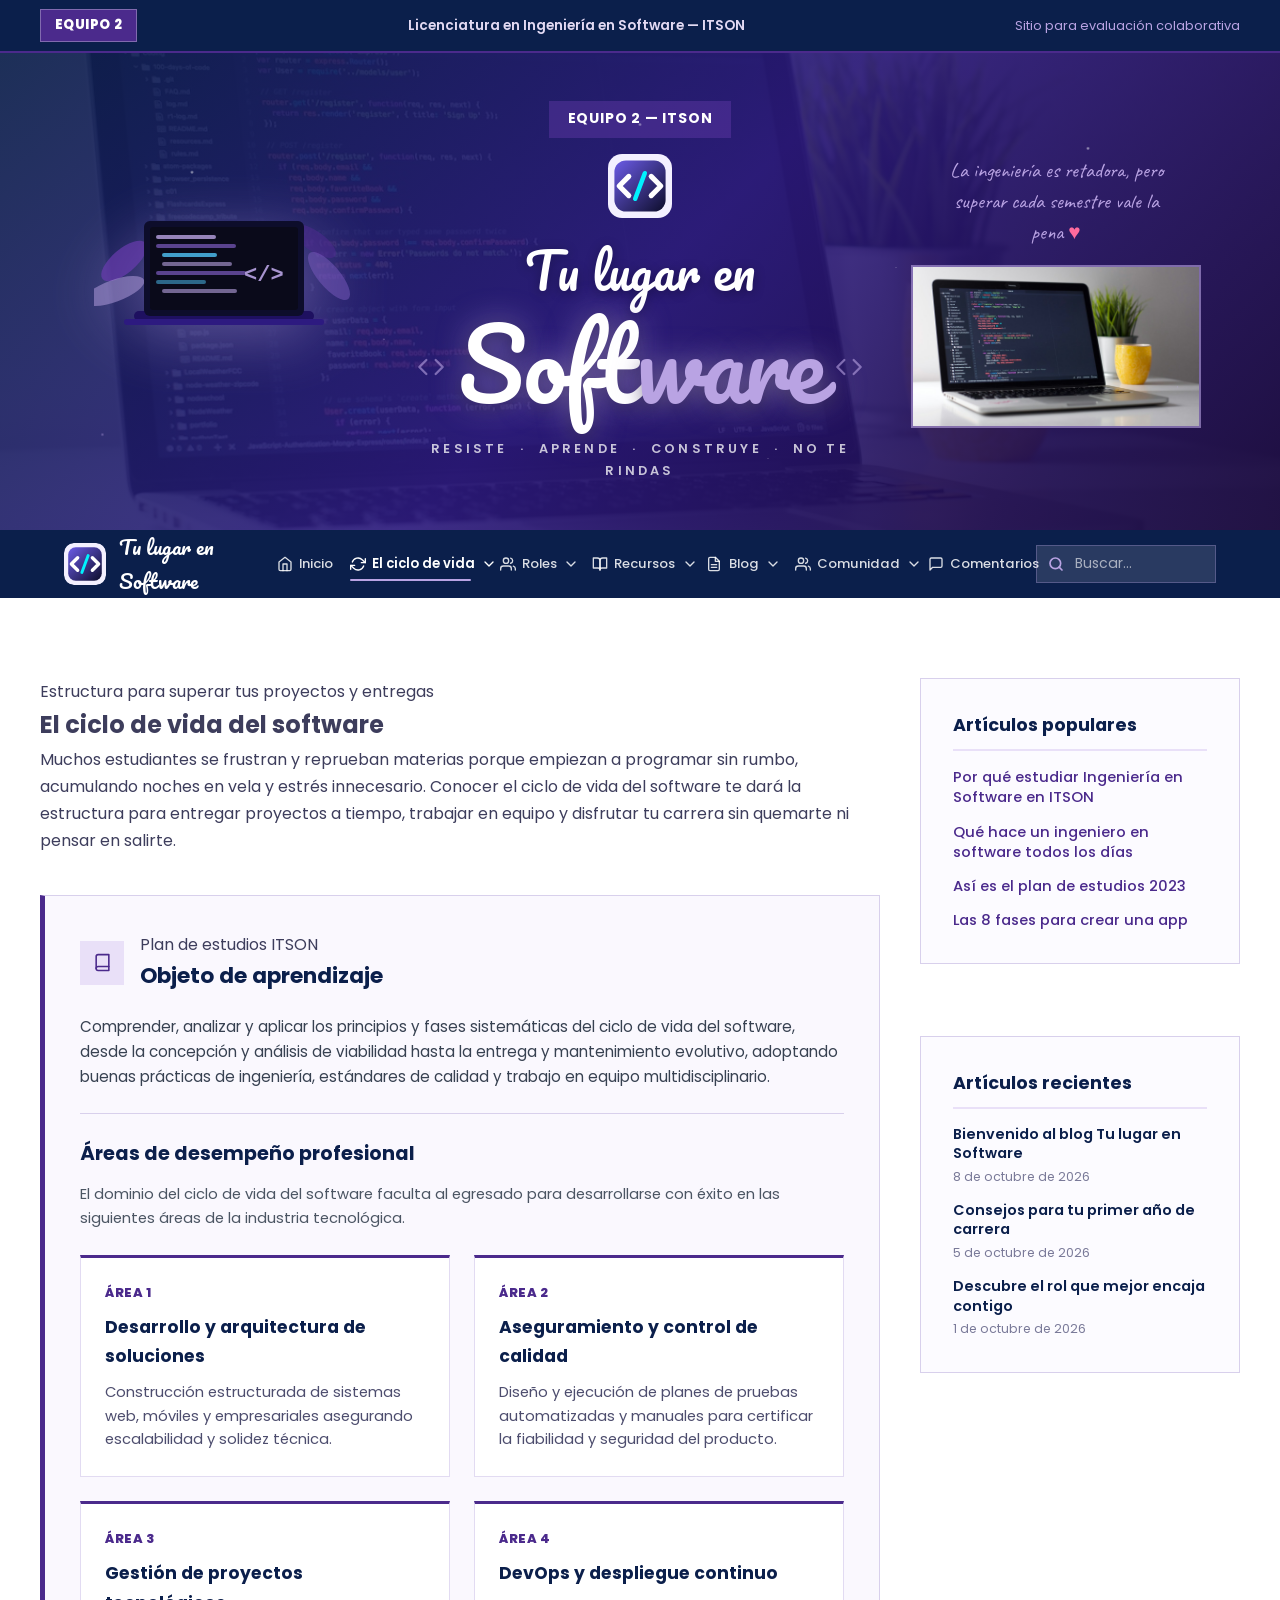
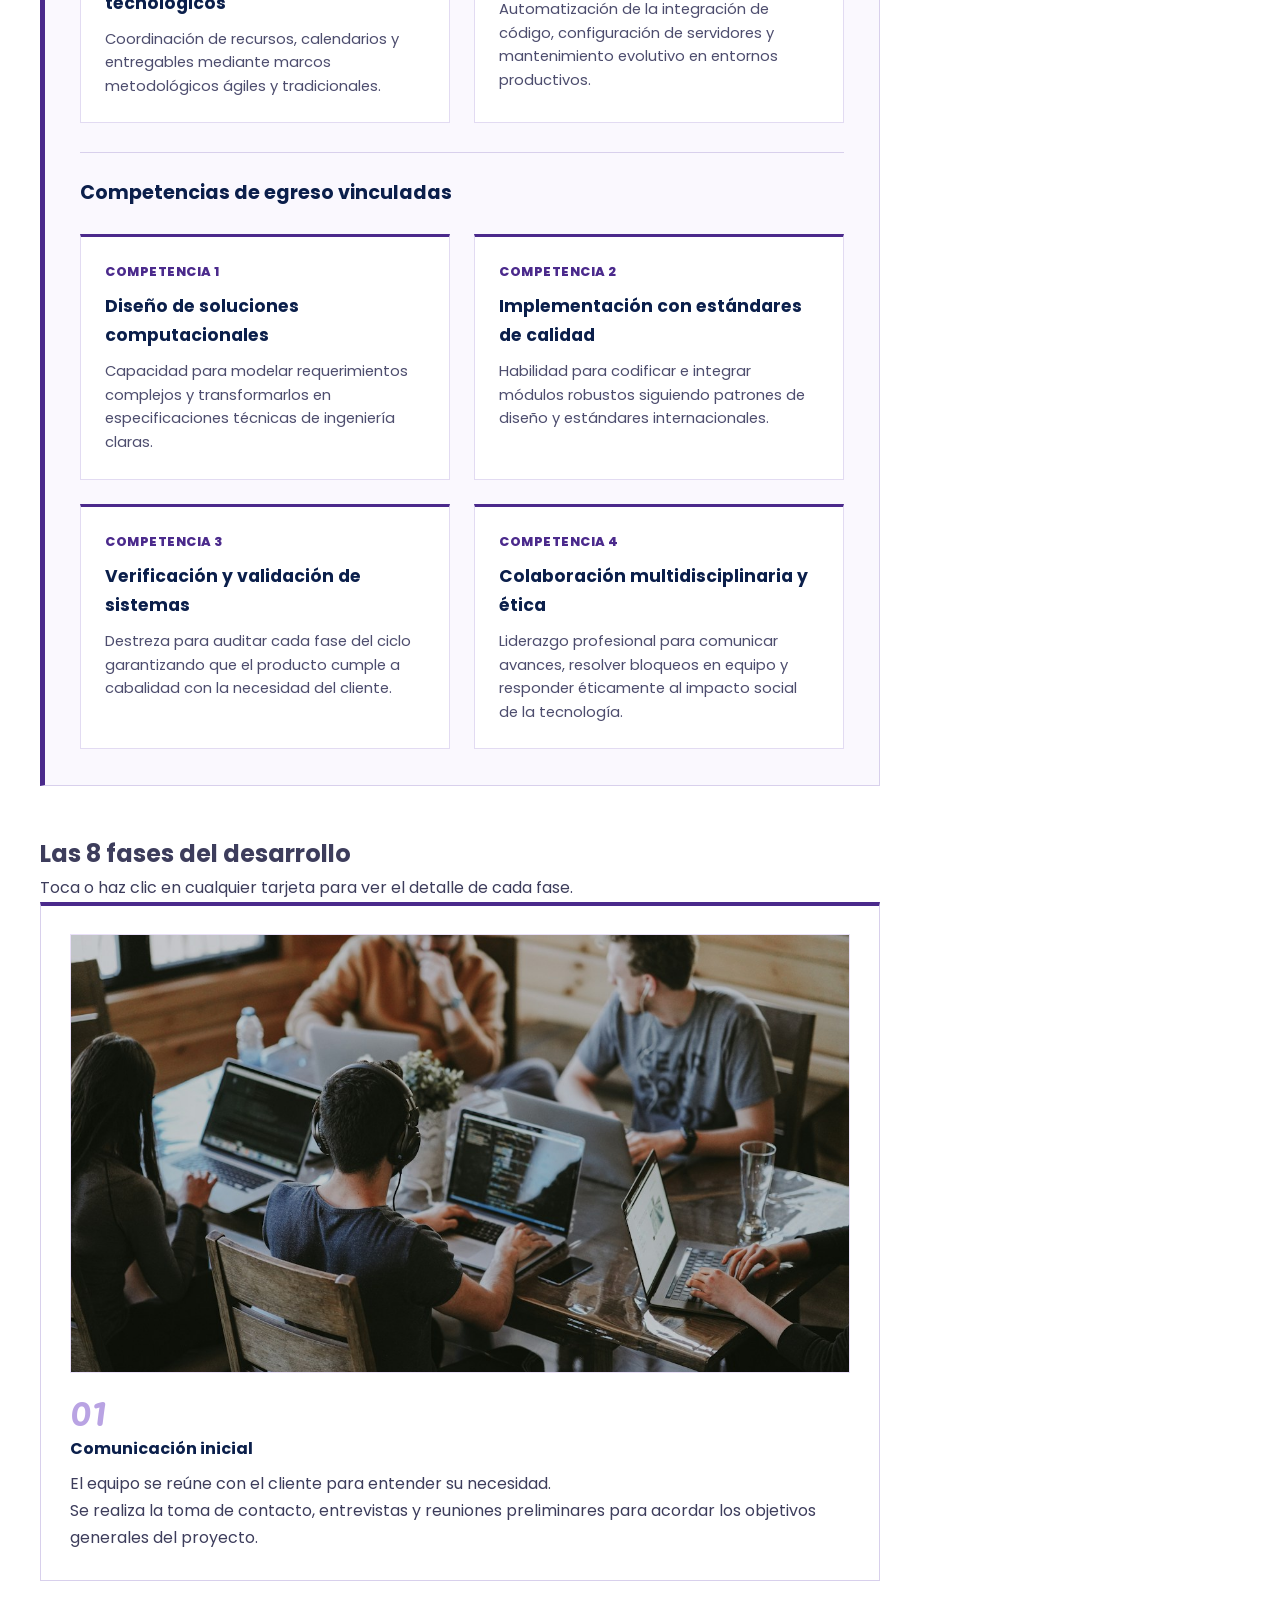
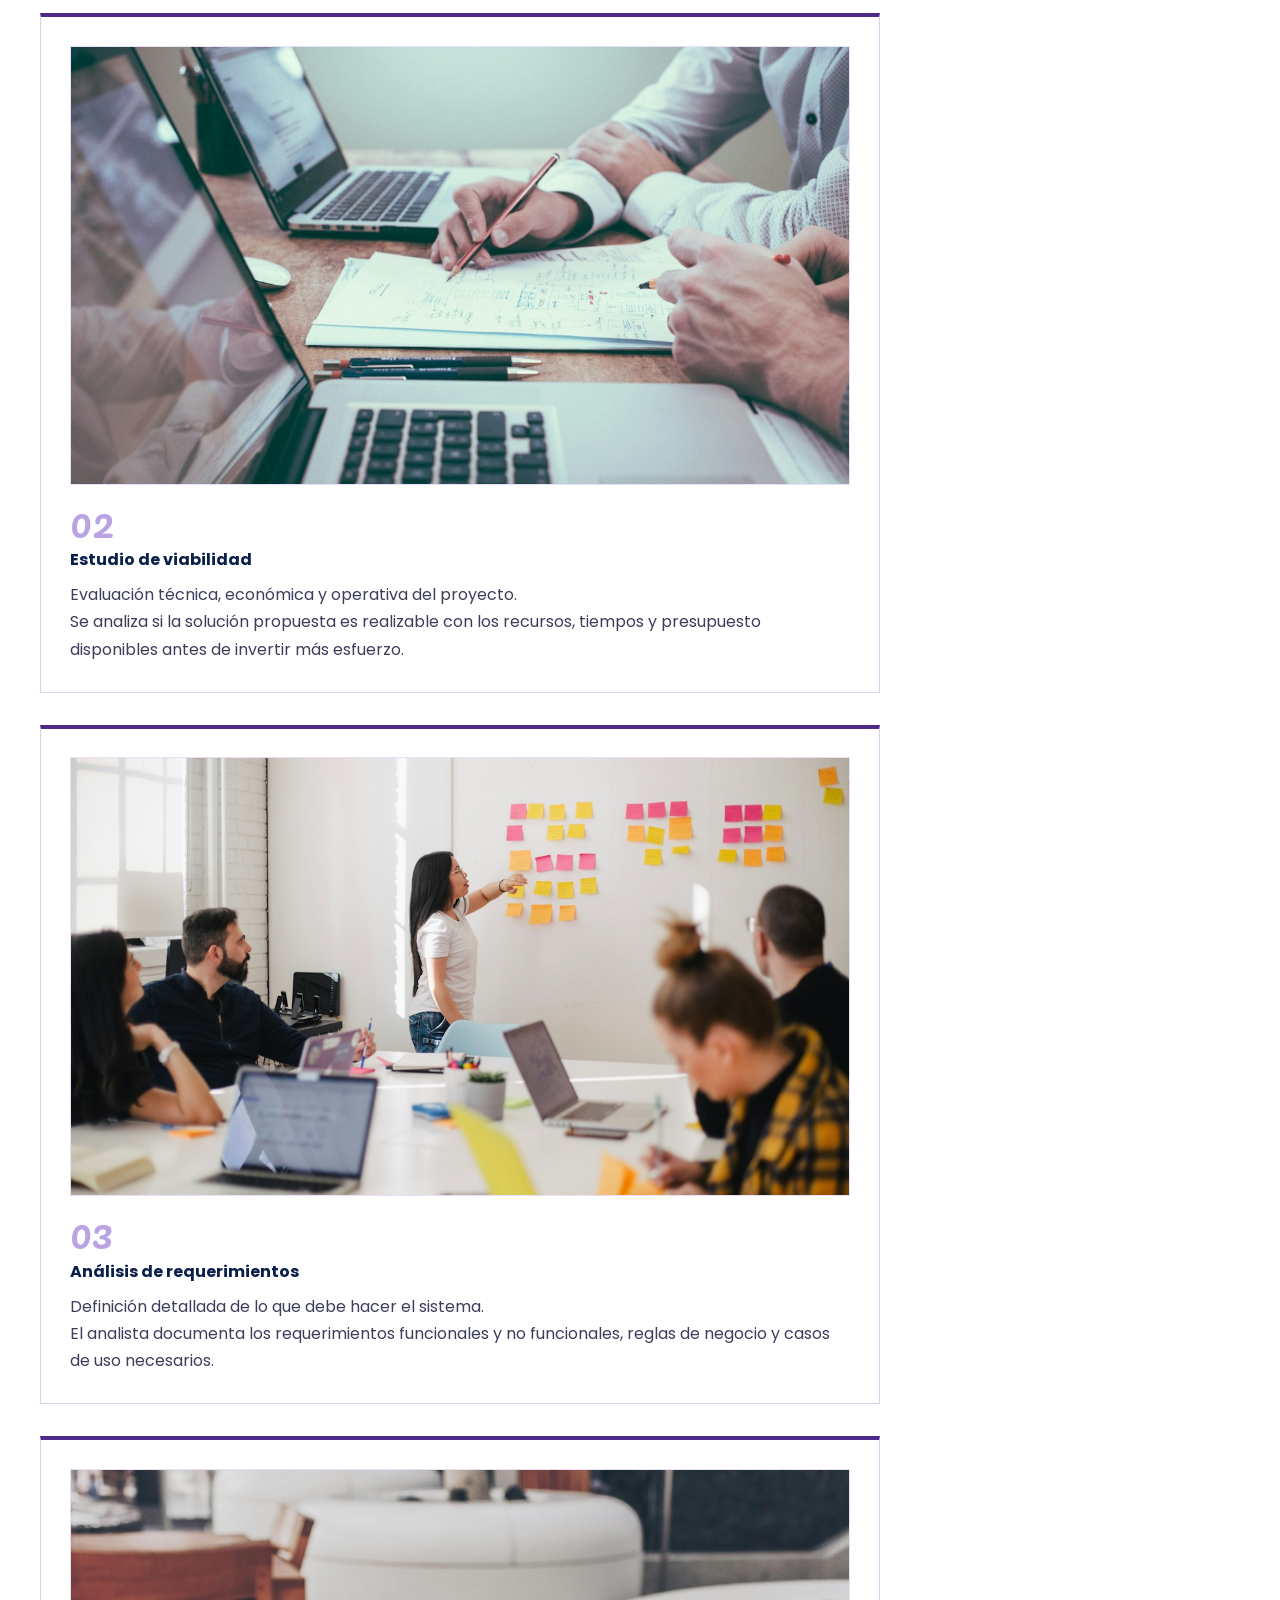
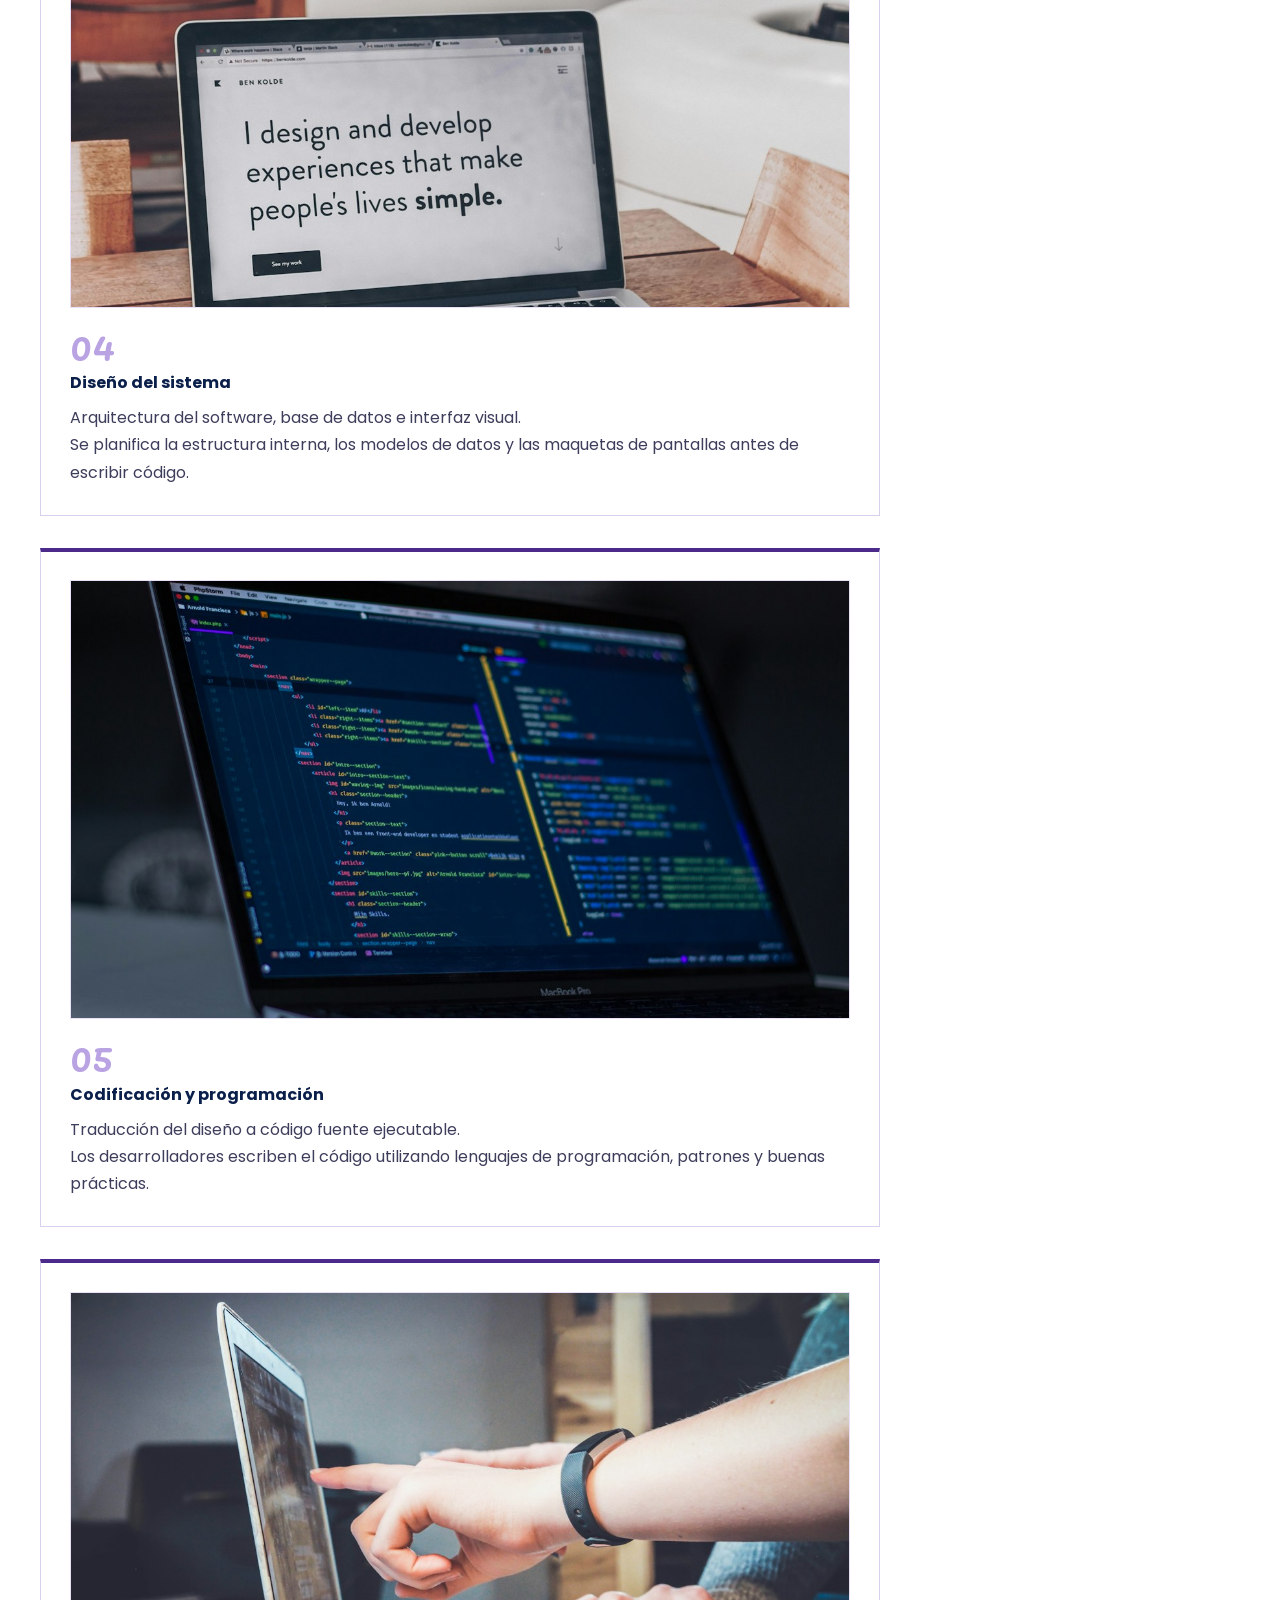
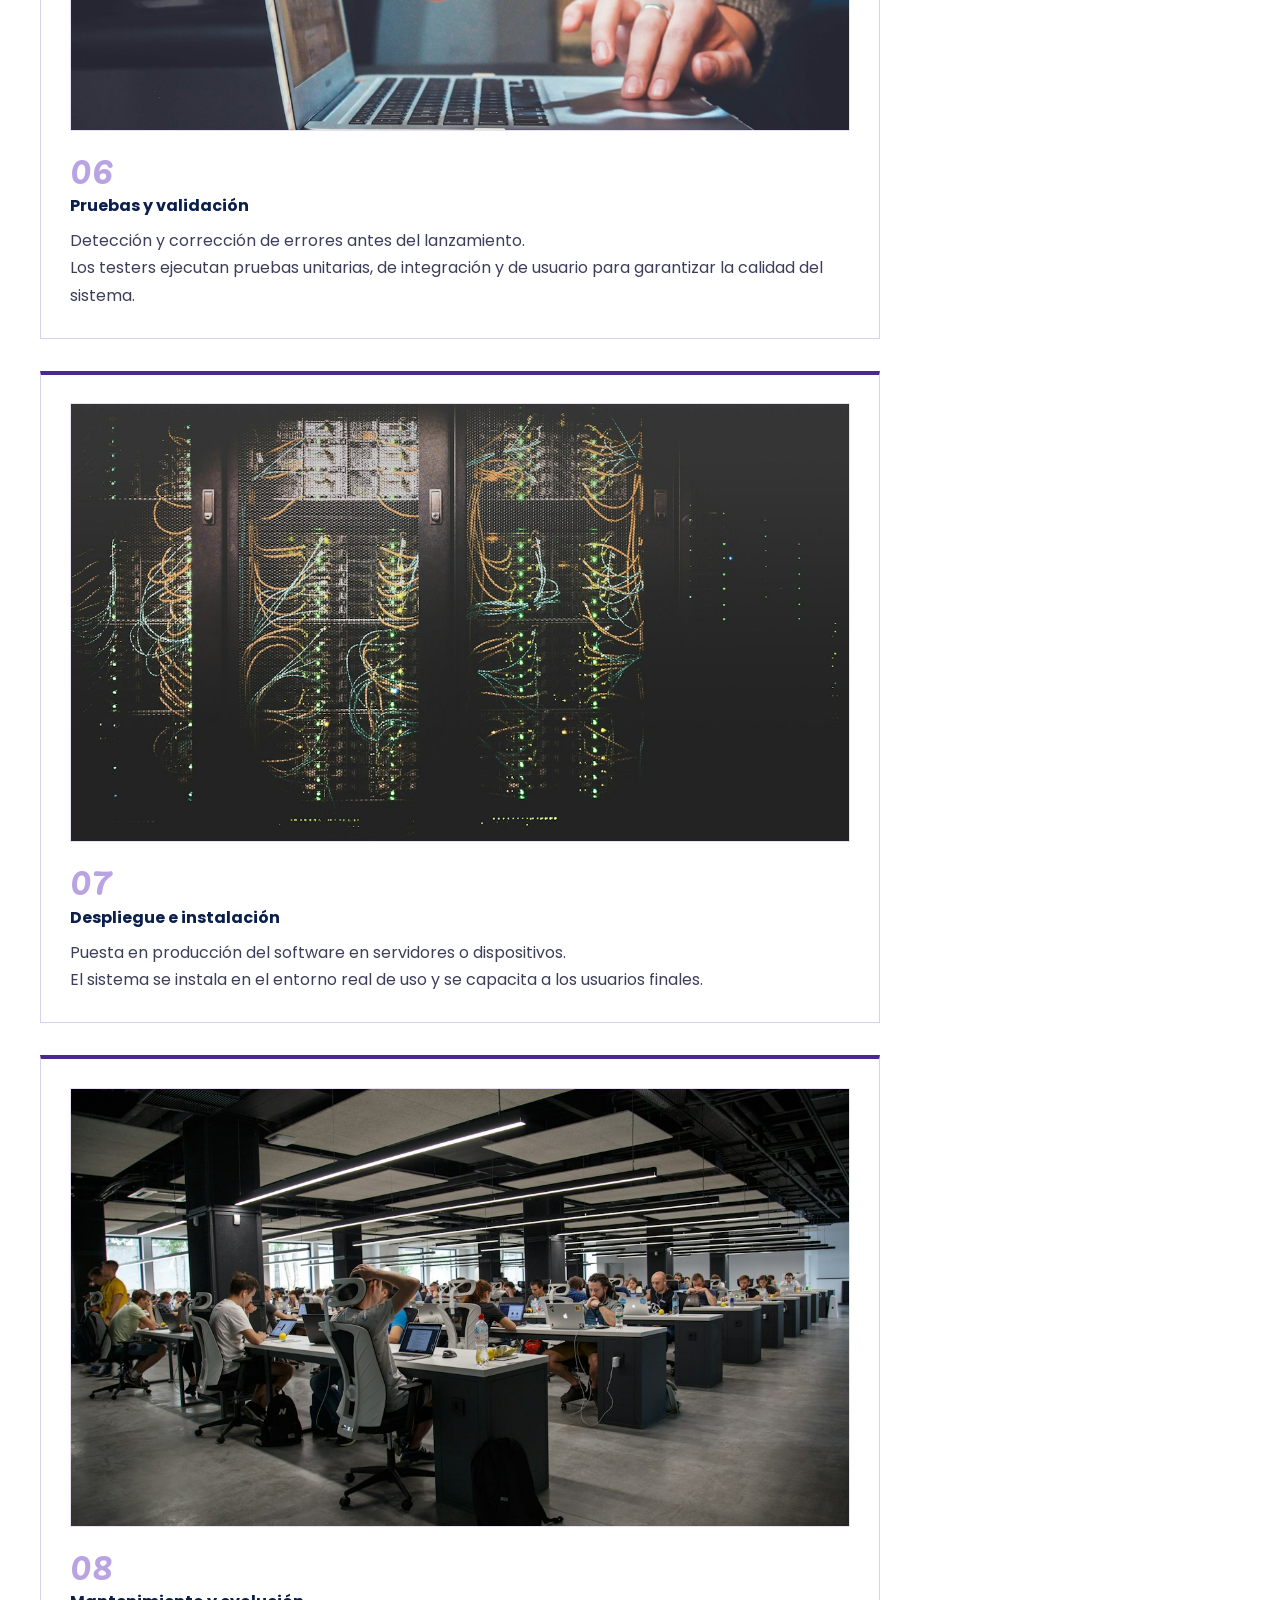
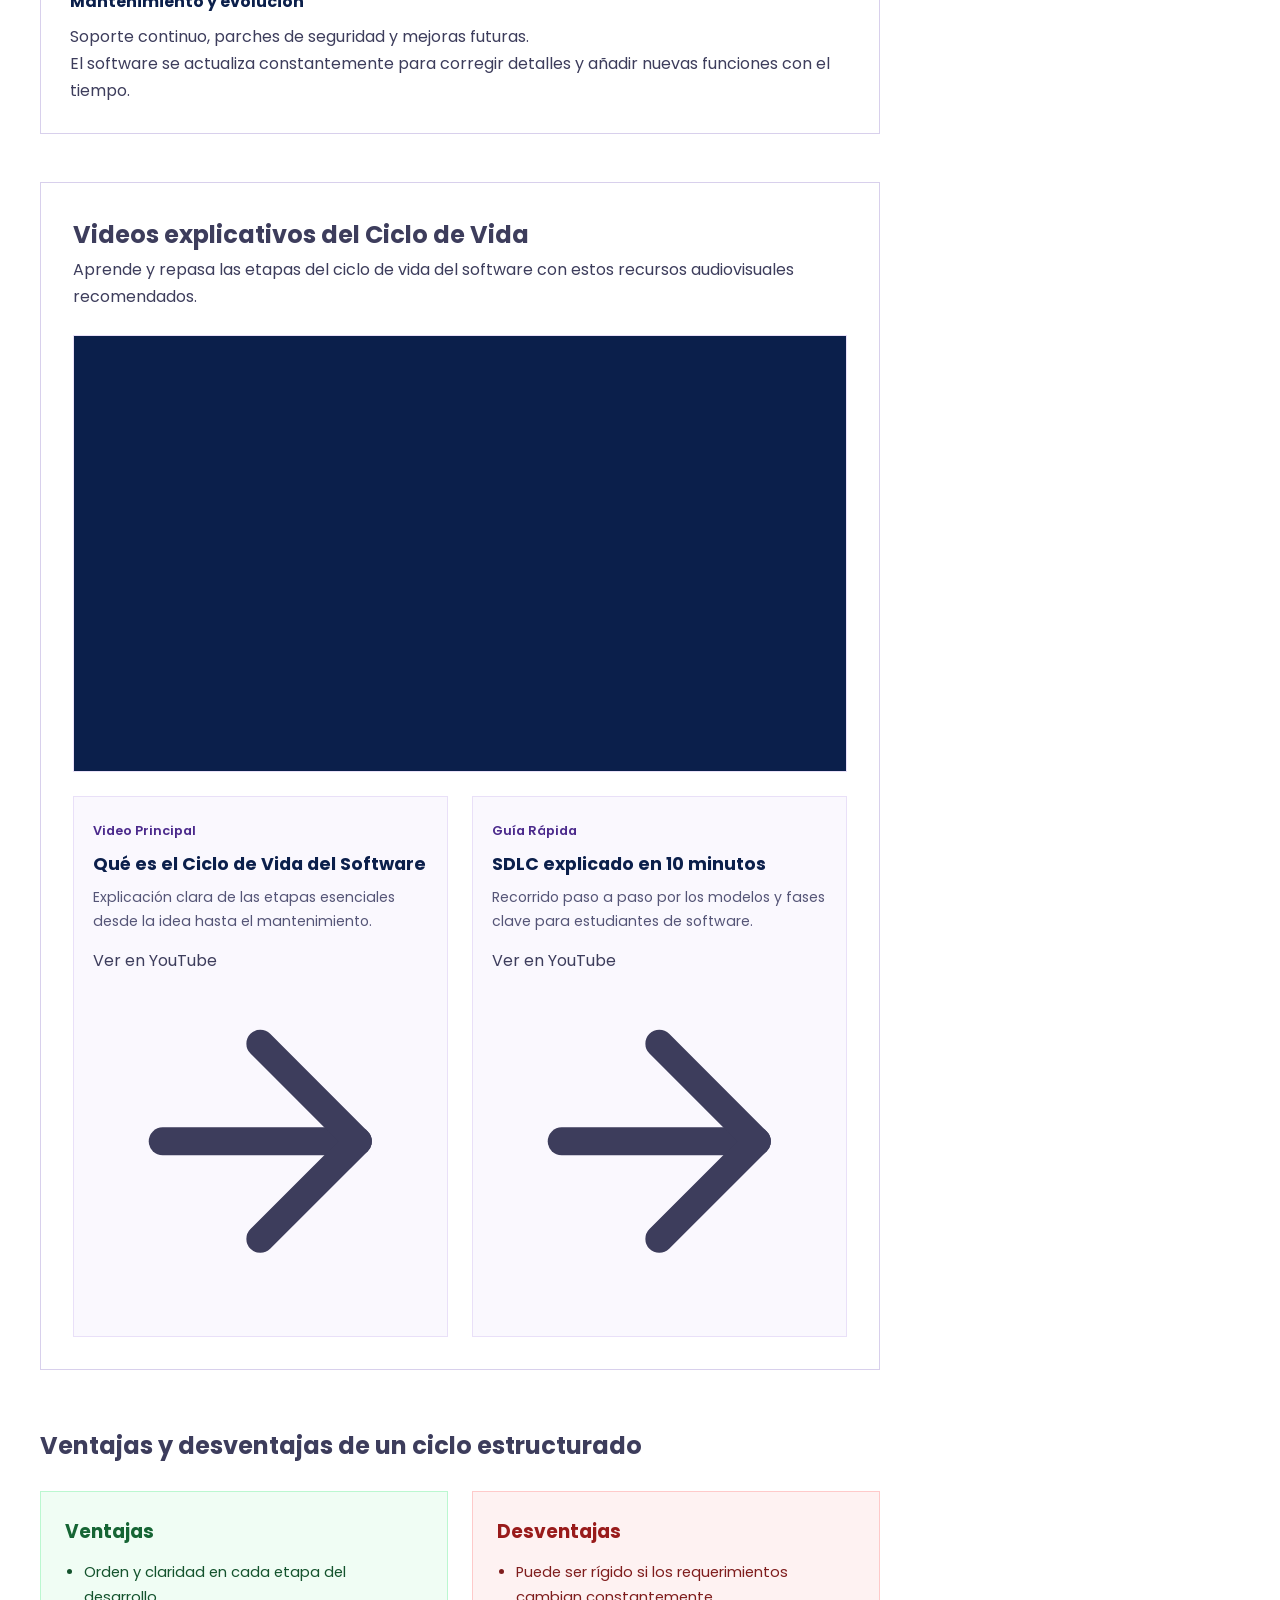
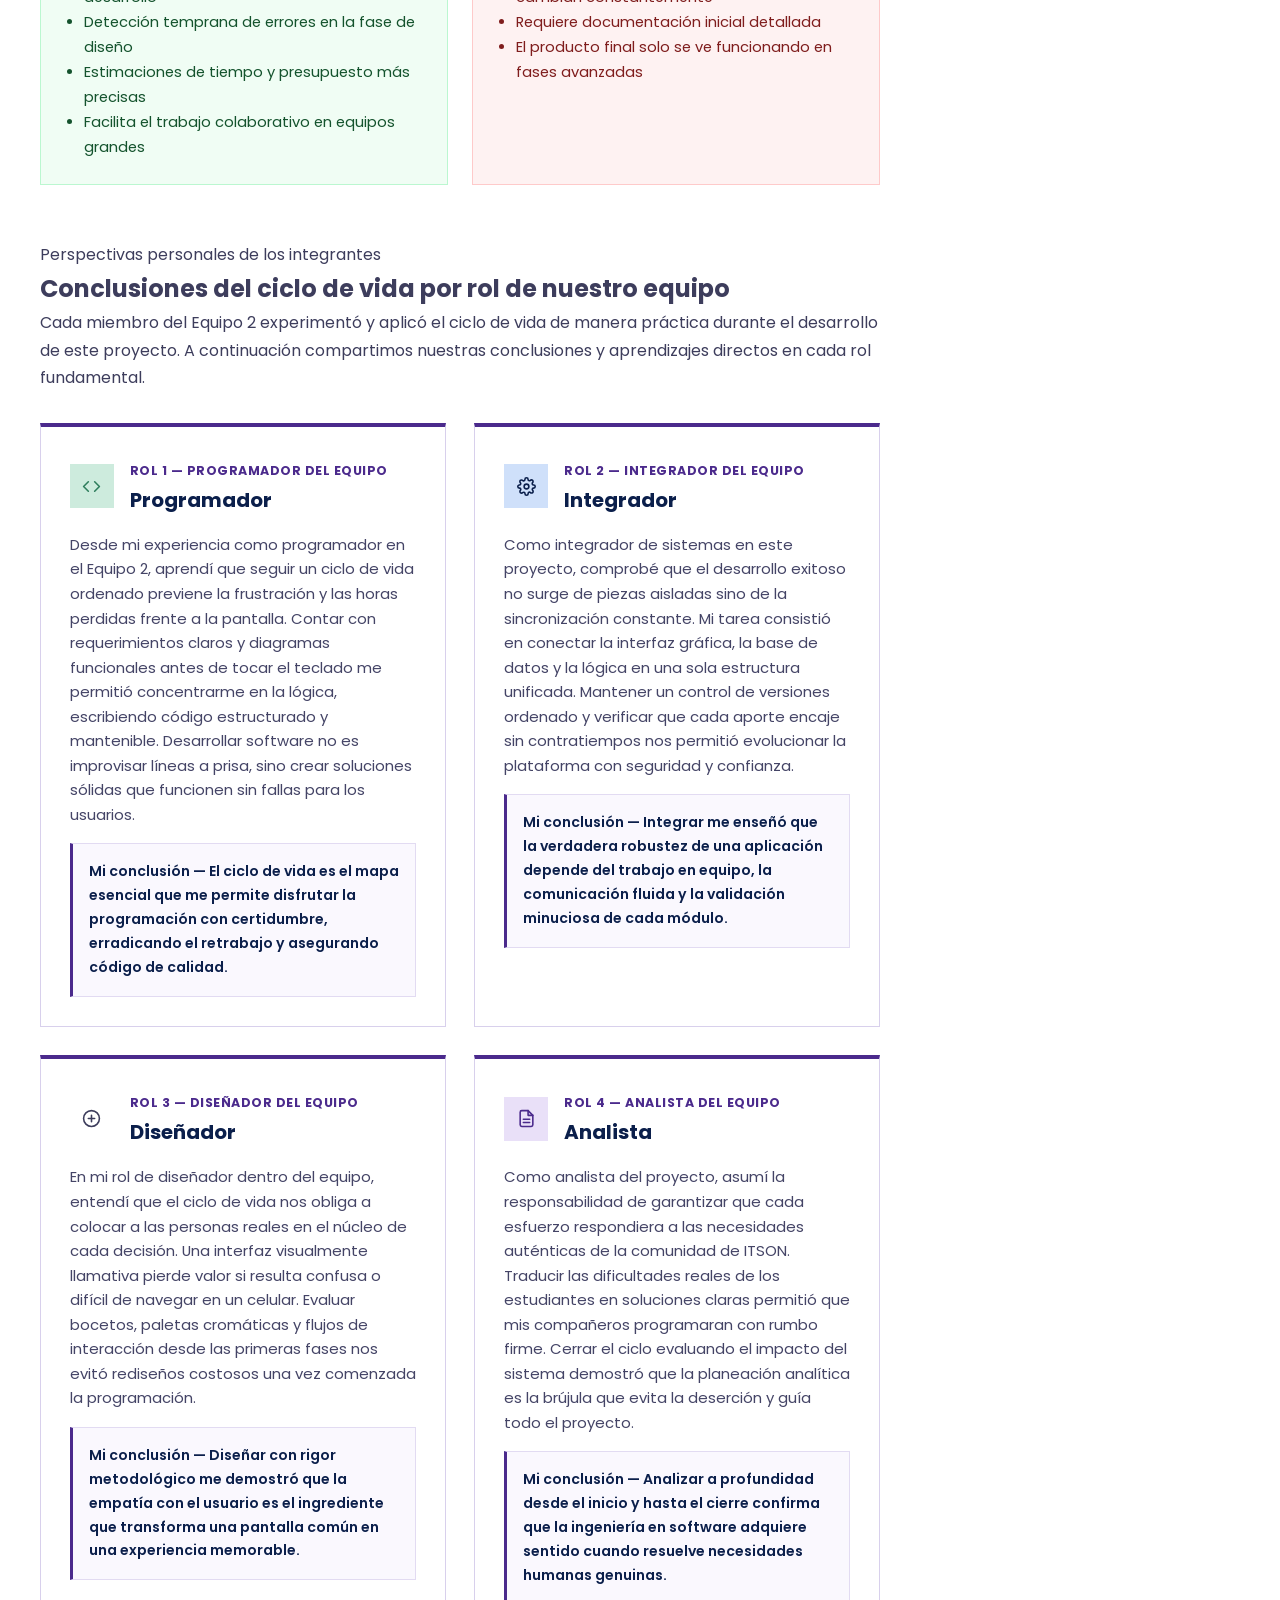
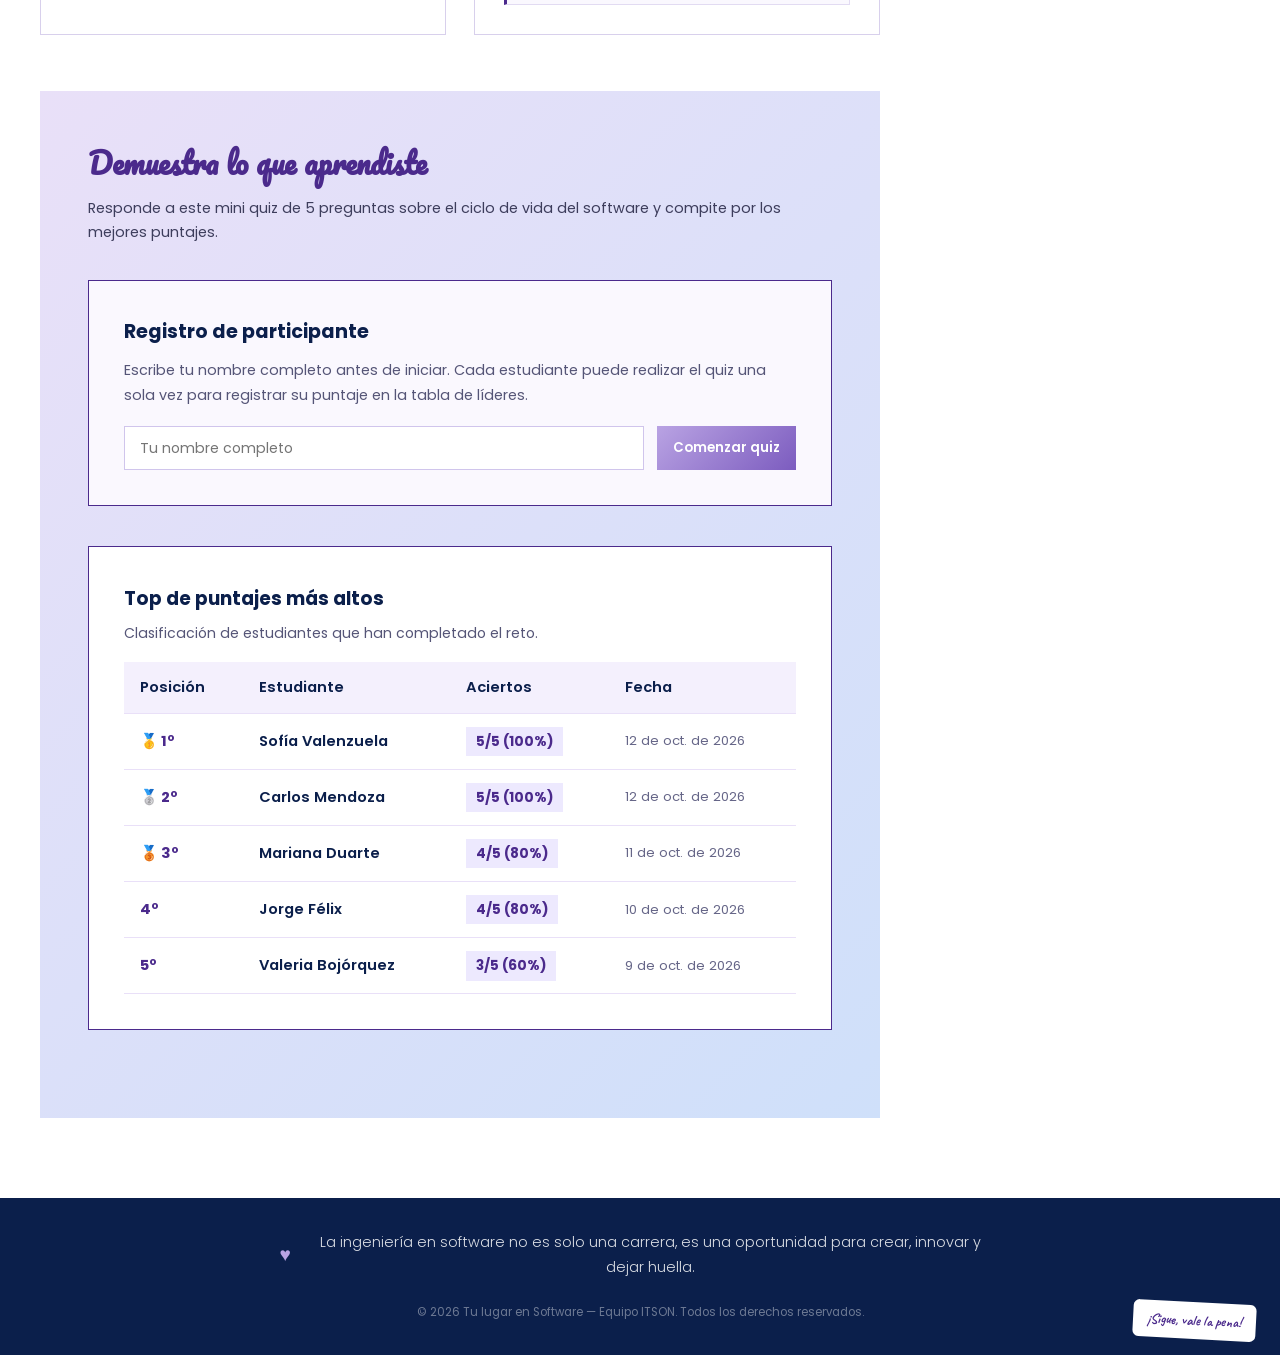
<file: ciclo-de-vida.html>
<!DOCTYPE html>
<html lang="es">

<head>
  <!-- =====================================================
       Tu lugar en Software — El ciclo de vida del software
       Blog educativo — Equipo ITSON
       ===================================================== -->
  <meta charset="UTF-8" />
  <meta name="viewport" content="width=device-width, initial-scale=1.0" />
  <title>El ciclo de vida del software | Tu lugar en Software — ITSON</title>
  <meta name="description"
    content="Comprende el ciclo de vida del software en ITSON para estructurar tus proyectos escolares, evitar el agotamiento y avanzar con éxito en la carrera." />
  <link rel="icon" type="image/svg+xml" href="img/logo.svg" />
  <link rel="stylesheet" href="css/estilos.css" />
</head>

<body>

<!-- Barra de equipo ITSON -->
  <div class="barra-equipo-top">
    <div class="contenedor-barra-equipo">
      <span class="badge-equipo-pill">Equipo 2</span>
      <span class="equipo-institucion">Licenciatura en Ingeniería en Software — ITSON</span>
      <span class="equipo-evaluacion">Sitio para evaluación colaborativa</span>
    </div>
  </div>

  <!-- =====================================================
       HERO / CABECERA DEL BLOG
       ===================================================== -->
  <header class="hero" role="banner">
    <div class="hero-grid">
      <div class="hero-izq" aria-hidden="true">
        <svg class="laptop-svg" viewBox="0 0 260 220" xmlns="http://www.w3.org/2000/svg">
          <ellipse cx="30" cy="80" rx="28" ry="12" fill="#6A3DAF" opacity="0.7" transform="rotate(-40 30 80)"/>
          <ellipse cx="20" cy="110" rx="32" ry="11" fill="#B9A3E3" opacity="0.5" transform="rotate(-20 20 110)"/>
          <ellipse cx="220" cy="60" rx="26" ry="10" fill="#4B2A8C" opacity="0.6" transform="rotate(35 220 60)"/>
          <ellipse cx="235" cy="95" rx="30" ry="11" fill="#7C5CBF" opacity="0.5" transform="rotate(50 235 95)"/>
          <rect x="40" y="130" width="180" height="10" rx="5" fill="#1E1060"/>
          <rect x="30" y="138" width="200" height="6" rx="3" fill="#2D1A80"/>
          <rect x="50" y="40" width="160" height="95" rx="6" fill="#0D0D2B"/>
          <rect x="56" y="46" width="148" height="83" rx="3" fill="#0A0A1A"/>
          <rect x="62" y="54" width="60" height="4" rx="2" fill="#B9A3E3" opacity="0.8"/>
          <rect x="62" y="63" width="80" height="4" rx="2" fill="#7C5CBF" opacity="0.7"/>
          <rect x="68" y="72" width="55" height="4" rx="2" fill="#4FC3F7" opacity="0.8"/>
          <rect x="68" y="81" width="70" height="4" rx="2" fill="#B9A3E3" opacity="0.6"/>
          <rect x="62" y="90" width="90" height="4" rx="2" fill="#7C5CBF" opacity="0.7"/>
          <rect x="62" y="99" width="50" height="4" rx="2" fill="#4FC3F7" opacity="0.5"/>
          <rect x="68" y="108" width="75" height="4" rx="2" fill="#B9A3E3" opacity="0.6"/>
          <text x="150" y="100" font-family="monospace" font-size="22" fill="#B9A3E3" opacity="0.9" font-weight="bold">&lt;/&gt;</text>
        </svg>
      </div>

      <div class="hero-centro">
        <div class="badge-equipo-hero">Equipo 2 — ITSON</div>
        <a href="index.html" class="logo-link-hero" aria-label="Ir a la página de inicio">
          <img src="img/logo.svg" alt="Logotipo Tu lugar en Software" width="64" height="64" style="margin: 0 auto 0.8rem auto; display: block;" />
        </a>
        <p class="hero-titulo-top">Tu lugar en</p>
        <div class="hero-codigo-deco">
          <svg class="icono-codigo" width="28" height="28" viewBox="0 0 24 24" fill="none" stroke="rgba(185,163,227,0.6)" stroke-width="2" stroke-linecap="round" stroke-linejoin="round" aria-hidden="true">
            <polyline points="16 18 22 12 16 6"/><polyline points="8 6 2 12 8 18"/>
          </svg>
          <span class="hero-titulo-main">Soft<span class="acento-lila">ware</span></span>
          <svg class="icono-codigo" width="28" height="28" viewBox="0 0 24 24" fill="none" stroke="rgba(185,163,227,0.6)" stroke-width="2" stroke-linecap="round" stroke-linejoin="round" aria-hidden="true">
            <polyline points="16 18 22 12 16 6"/><polyline points="8 6 2 12 8 18"/>
          </svg>
        </div>
        <p class="hero-lema">RESISTE &nbsp;·&nbsp; APRENDE &nbsp;·&nbsp; CONSTRUYE &nbsp;·&nbsp; NO TE RINDAS</p>
      </div>

      <div class="hero-der" aria-hidden="true">
        <p class="hero-frase">La ingeniería es retadora, pero superar cada semestre vale la pena <span class="corazon">♥</span></p>
        <img src="img/header-desarrollador.jpg" alt="Mesa de trabajo de programación y desarrollo de software" class="header-img-desarrollador" />
      </div>
    </div>
  </header>

  <!-- Barra de navegación -->
  <nav class="barra-nav" aria-label="Navegación principal">
    <div class="nav-contenedor">
      <a href="index.html" class="nav-marca">
        <img src="img/logo.svg" alt="Logotipo Tu lugar en Software" class="logo-header-img" />
        <span class="nav-marca-texto">Tu lugar en Software</span>
      </a>

      <button class="btn-hamburguesa" id="btn-hamburguesa" aria-controls="nav-lista-principal" aria-expanded="false" aria-label="Abrir menú de navegación">
        <span></span><span></span><span></span>
      </button>

      <ul class="nav-lista" id="nav-lista-principal" role="list">
        <li>
          <a href="index.html">
            <svg viewBox="0 0 24 24" fill="none" stroke="currentColor" stroke-width="2" stroke-linecap="round" stroke-linejoin="round" aria-hidden="true"><path d="M3 9l9-7 9 7v11a2 2 0 0 1-2 2H5a2 2 0 0 1-2-2z"/><polyline points="9 22 9 12 15 12 15 22"/></svg>
            Inicio
          </a>
        </li>

        <li class="nav-item-has-submenu">
          <a href="ciclo-de-vida.html" class="activo nav-link-padre" aria-current="page">
            <svg viewBox="0 0 24 24" fill="none" stroke="currentColor" stroke-width="2" stroke-linecap="round" stroke-linejoin="round" aria-hidden="true"><polyline points="23 4 23 10 17 10"/><polyline points="1 20 1 14 7 14"/><path d="M3.51 9a9 9 0 0 1 14.85-3.36L23 10M1 14l4.64 4.36A9 9 0 0 0 20.49 15"/></svg>
            El ciclo de vida
            <svg class="icono-flecha-sub" viewBox="0 0 24 24" fill="none" stroke="currentColor" stroke-width="2" stroke-linecap="round" stroke-linejoin="round" aria-hidden="true"><polyline points="6 9 12 15 18 9"></polyline></svg>
          </a>
          <button type="button" class="btn-toggle-sub" aria-label="Desplegar submenú El ciclo de vida" aria-expanded="false">▾</button>
          <ul class="nav-submenu">
            <li><a href="ciclo-de-vida.html#que-es">Qué es</a></li>
            <li><a href="ciclo-de-vida.html#curricular">Marco curricular</a></li>
            <li><a href="ciclo-de-vida.html#fases">Las 8 fases</a></li>
            <li><a href="ciclo-de-vida.html#ventajas-desventajas">Ventajas y desventajas</a></li>
            <li><a href="ciclo-de-vida.html#conclusiones-roles">Conclusiones por rol</a></li>
            <li><a href="ciclo-de-vida.html#quiz-seccion">Quiz</a></li>
          </ul>
        </li>

        <li class="nav-item-has-submenu">
          <a href="roles.html" class="nav-link-padre">
            <svg viewBox="0 0 24 24" fill="none" stroke="currentColor" stroke-width="2" stroke-linecap="round" stroke-linejoin="round" aria-hidden="true"><path d="M17 21v-2a4 4 0 0 0-4-4H5a4 4 0 0 0-4 4v2"/><circle cx="9" cy="7" r="4"/><path d="M23 21v-2a4 4 0 0 0-3-3.87"/><path d="M16 3.13a4 4 0 0 1 0 7.75"/></svg>
            Roles
            <svg class="icono-flecha-sub" viewBox="0 0 24 24" fill="none" stroke="currentColor" stroke-width="2" stroke-linecap="round" stroke-linejoin="round" aria-hidden="true"><polyline points="6 9 12 15 18 9"></polyline></svg>
          </a>
          <button type="button" class="btn-toggle-sub" aria-label="Desplegar submenú Roles" aria-expanded="false">▾</button>
          <ul class="nav-submenu">
            <li><a href="roles.html#analista">Analista de sistemas</a></li>
            <li><a href="roles.html#tester">Tester</a></li>
            <li><a href="roles.html#arquitecto-programador">Arquitecto y programador</a></li>
            <li><a href="roles.html#lider">Líder de proyecto</a></li>
            <li><a href="roles.html#disenador">Diseñador</a></li>
            <li><a href="roles.html#integrador">Integrador</a></li>
          </ul>
        </li>

        <li class="nav-item-has-submenu">
          <a href="recursos.html" class="nav-link-padre">
            <svg viewBox="0 0 24 24" fill="none" stroke="currentColor" stroke-width="2" stroke-linecap="round" stroke-linejoin="round" aria-hidden="true"><path d="M2 3h6a4 4 0 0 1 4 4v14a3 3 0 0 0-3-3H2z"/><path d="M22 3h-6a4 4 0 0 0-4 4v14a3 3 0 0 1 3-3h7z"/></svg>
            Recursos
            <svg class="icono-flecha-sub" viewBox="0 0 24 24" fill="none" stroke="currentColor" stroke-width="2" stroke-linecap="round" stroke-linejoin="round" aria-hidden="true"><polyline points="6 9 12 15 18 9"></polyline></svg>
          </a>
          <button type="button" class="btn-toggle-sub" aria-label="Desplegar submenú Recursos" aria-expanded="false">▾</button>
          <ul class="nav-submenu">
            <li><a href="recursos.html#plan-estudios">Plan de estudios</a></li>
            <li><a href="recursos.html#materias-semestre">Materias por semestre</a></li>
            <li><a href="recursos.html#requisitos-titulacion">Requisitos de titulación</a></li>
            <li><a href="recursos.html#mapa-curricular">Mapa curricular</a></li>
          </ul>
        </li>

        <li class="nav-item-has-submenu">
          <a href="blog.html" class="nav-link-padre">
            <svg viewBox="0 0 24 24" fill="none" stroke="currentColor" stroke-width="2" stroke-linecap="round" stroke-linejoin="round" aria-hidden="true"><path d="M14 2H6a2 2 0 0 0-2 2v16a2 2 0 0 0 2 2h12a2 2 0 0 0 2-2V8z"/><polyline points="14 2 14 8 20 8"/><line x1="16" y1="13" x2="8" y2="13"/><line x1="16" y1="17" x2="8" y2="17"/></svg>
            Blog
            <svg class="icono-flecha-sub" viewBox="0 0 24 24" fill="none" stroke="currentColor" stroke-width="2" stroke-linecap="round" stroke-linejoin="round" aria-hidden="true"><polyline points="6 9 12 15 18 9"></polyline></svg>
          </a>
          <button type="button" class="btn-toggle-sub" aria-label="Desplegar submenú Blog" aria-expanded="false">▾</button>
          <ul class="nav-submenu">
            <li><a href="blog.html#itson-carrera">ITSON y la carrera</a></li>
            <li><a href="blog.html#como-nace-app">Cómo nace una app</a></li>
            <li><a href="blog.html#aprende-semestre">Aprende semestre a semestre</a></li>
          </ul>
        </li>

        <li class="nav-item-has-submenu">
          <a href="comunidad.html" class="nav-link-padre">
            <svg viewBox="0 0 24 24" fill="none" stroke="currentColor" stroke-width="2" stroke-linecap="round" stroke-linejoin="round" aria-hidden="true"><path d="M17 21v-2a4 4 0 0 0-4-4H5a4 4 0 0 0-4 4v2"/><circle cx="9" cy="7" r="4"/><path d="M23 21v-2a4 4 0 0 0-3-3.87"/><path d="M16 3.13a4 4 0 0 1 0 7.75"/></svg>
            Comunidad
            <svg class="icono-flecha-sub" viewBox="0 0 24 24" fill="none" stroke="currentColor" stroke-width="2" stroke-linecap="round" stroke-linejoin="round" aria-hidden="true"><polyline points="6 9 12 15 18 9"></polyline></svg>
          </a>
          <button type="button" class="btn-toggle-sub" aria-label="Desplegar submenú Comunidad" aria-expanded="false">▾</button>
          <ul class="nav-submenu">
            <li><a href="comunidad.html#voces-invitadas">Voces invitadas</a></li>
            <li><a href="comunidad.html#comentarios-generales">Muro de comentarios</a></li>
            <li><a href="comunidad.html#equipo-desarrollo">Equipo creador</a></li>
          </ul>
        </li>

        <!-- Apartado directo para comentarios (evaluación ágil) -->
        <li>
          <a href="comunidad.html#comentarios-generales">
            <svg viewBox="0 0 24 24" fill="none" stroke="currentColor" stroke-width="2" stroke-linecap="round" stroke-linejoin="round" aria-hidden="true">
              <path d="M21 15a2 2 0 0 1-2 2H7l-4 4V5a2 2 0 0 1 2-2h14a2 2 0 0 1 2 2z"></path>
            </svg>
            Comentarios
          </a>
        </li>
      </ul>

      <!-- Búsqueda -->
      <div class="busqueda-contenedor">
        <button type="button" class="btn-buscar-toggle" id="btn-buscar-toggle" aria-label="Abrir campo de búsqueda">
          <svg width="20" height="20" viewBox="0 0 24 24" fill="none" stroke="currentColor" stroke-width="2.5" stroke-linecap="round" stroke-linejoin="round" aria-hidden="true">
            <circle cx="11" cy="11" r="8"></circle>
            <line x1="21" y1="21" x2="16.65" y2="16.65"></line>
          </svg>
        </button>
        <form class="busqueda-form" role="search" onsubmit="return false;">
          <label for="input-busqueda-global" class="visually-hidden">Buscar en el blog</label>
          <svg class="icono-lupa-busqueda" width="16" height="16" viewBox="0 0 24 24" fill="none" stroke="currentColor" stroke-width="2.5" stroke-linecap="round" stroke-linejoin="round" aria-hidden="true">
            <circle cx="11" cy="11" r="8"></circle>
            <line x1="21" y1="21" x2="16.65" y2="16.65"></line>
          </svg>
          <input type="search" id="input-busqueda-global" class="input-busqueda-global" placeholder="Buscar..." autocomplete="off" aria-expanded="false" aria-controls="panel-busqueda-resultados" />
          <div id="panel-busqueda-resultados" class="panel-busqueda-resultados" role="region" aria-live="polite"></div>
        </form>
      </div>
    </div>
  </nav>

  <!-- =====================================================
       CONTENIDO CON ESTRUCTURA EN 2 COLUMNAS (CONTENIDO + SIDEBAR)
       ===================================================== -->
  <main id="contenido-principal" class="contenedor seccion">
    <div class="layout-con-sidebar">

      <!-- Columna Principal de Contenido (~70%) -->
      <div class="columna-principal">

        <!-- INTRODUCCIÓN Y CONCEPTO -->
        <section class="reveal" id="que-es">
          <div class="encabezado-seccion">
            <p class="subtitulo-seccion">Estructura para superar tus proyectos y entregas</p>
            <h1 class="titulo-seccion">El ciclo de vida del software</h1>
            <p class="intro-texto">
              Muchos estudiantes se frustran y reprueban materias porque empiezan a programar sin rumbo, acumulando noches en vela y estrés innecesario. Conocer el ciclo de vida del software te dará la estructura para entregar proyectos a tiempo, trabajar en equipo y disfrutar tu carrera sin quemarte ni pensar en salirte.
            </p>
          </div>
        </section>

        <!-- MARCO CURRICULAR ITSON: OBJETO DE APRENDIZAJE, ÁREAS Y COMPETENCIAS -->
        <section class="reveal bloque-curricular" id="curricular">
          <div class="bloque-curricular-header">
            <div class="icono-circulo ic-lila" style="width: 44px; height: 44px;" aria-hidden="true">
              <svg viewBox="0 0 24 24" fill="none" stroke="currentColor" stroke-width="2" stroke-linecap="round" stroke-linejoin="round"><path d="M4 19.5A2.5 2.5 0 0 1 6.5 17H20"/><path d="M6.5 2H20v20H6.5A2.5 2.5 0 0 1 4 19.5v-15A2.5 2.5 0 0 1 6.5 2z"/></svg>
            </div>
            <div>
              <p class="subtitulo-seccion" style="margin: 0;">Plan de estudios ITSON</p>
              <h2 style="font-size: 1.35rem; color: var(--azul-marino); margin: 0;">Objeto de aprendizaje</h2>
            </div>
          </div>
          <p style="font-size: 0.95rem; color: #374151; line-height: 1.65; margin-bottom: 1.5rem;">
            Comprender, analizar y aplicar los principios y fases sistemáticas del ciclo de vida del software, desde la concepción y análisis de viabilidad hasta la entrega y mantenimiento evolutivo, adoptando buenas prácticas de ingeniería, estándares de calidad y trabajo en equipo multidisciplinario.
          </p>

          <div style="border-top: 1px solid #D8D0EC; padding-top: 1.5rem; margin-top: 1.5rem;">
            <h3 style="font-size: 1.2rem; color: var(--azul-marino); margin-bottom: 0.8rem;">Áreas de desempeño profesional</h3>
            <p style="font-size: 0.92rem; color: #4B5563; line-height: 1.6; margin-bottom: 1rem;">
              El dominio del ciclo de vida del software faculta al egresado para desarrollarse con éxito en las siguientes áreas de la industria tecnológica.
            </p>
            <div class="competencias-grid">
              <div class="competencia-card">
                <span class="competencia-card-num">Área 1</span>
                <h4>Desarrollo y arquitectura de soluciones</h4>
                <p>Construcción estructurada de sistemas web, móviles y empresariales asegurando escalabilidad y solidez técnica.</p>
              </div>
              <div class="competencia-card">
                <span class="competencia-card-num">Área 2</span>
                <h4>Aseguramiento y control de calidad</h4>
                <p>Diseño y ejecución de planes de pruebas automatizadas y manuales para certificar la fiabilidad y seguridad del producto.</p>
              </div>
              <div class="competencia-card">
                <span class="competencia-card-num">Área 3</span>
                <h4>Gestión de proyectos tecnológicos</h4>
                <p>Coordinación de recursos, calendarios y entregables mediante marcos metodológicos ágiles y tradicionales.</p>
              </div>
              <div class="competencia-card">
                <span class="competencia-card-num">Área 4</span>
                <h4>DevOps y despliegue continuo</h4>
                <p>Automatización de la integración de código, configuración de servidores y mantenimiento evolutivo en entornos productivos.</p>
              </div>
            </div>
          </div>

          <div style="border-top: 1px solid #D8D0EC; padding-top: 1.5rem; margin-top: 1.8rem;">
            <h3 style="font-size: 1.2rem; color: var(--azul-marino); margin-bottom: 0.8rem;">Competencias de egreso vinculadas</h3>
            <div class="competencias-grid">
              <div class="competencia-card">
                <span class="competencia-card-num">Competencia 1</span>
                <h4>Diseño de soluciones computacionales</h4>
                <p>Capacidad para modelar requerimientos complejos y transformarlos en especificaciones técnicas de ingeniería claras.</p>
              </div>
              <div class="competencia-card">
                <span class="competencia-card-num">Competencia 2</span>
                <h4>Implementación con estándares de calidad</h4>
                <p>Habilidad para codificar e integrar módulos robustos siguiendo patrones de diseño y estándares internacionales.</p>
              </div>
              <div class="competencia-card">
                <span class="competencia-card-num">Competencia 3</span>
                <h4>Verificación y validación de sistemas</h4>
                <p>Destreza para auditar cada fase del ciclo garantizando que el producto cumple a cabalidad con la necesidad del cliente.</p>
              </div>
              <div class="competencia-card">
                <span class="competencia-card-num">Competencia 4</span>
                <h4>Colaboración multidisciplinaria y ética</h4>
                <p>Liderazgo profesional para comunicar avances, resolver bloqueos en equipo y responder éticamente al impacto social de la tecnología.</p>
              </div>
            </div>
          </div>
        </section>

        <!-- LAS 8 FASES -->
        <section class="reveal" id="fases" style="margin-top: 3rem;">
          <h2 class="titulo-seccion">Las 8 fases del desarrollo</h2>
          <p class="instruccion-click">Toca o haz clic en cualquier tarjeta para ver el detalle de cada fase.</p>

          <div class="fases-grid">
            <!-- Fase 1 -->
            <article class="fase-card" tabindex="0" role="button">
              <div class="fase-img-contenedor">
                <img src="img/fase-1-comunicacion.jpg" alt="Comunicación inicial con el cliente" class="fase-img" loading="lazy" />
              </div>
              <span class="fase-numero">01</span>
              <h3>Comunicación inicial</h3>
              <p class="fase-resumen">El equipo se reúne con el cliente para entender su necesidad.</p>
              <div class="fase-detalle">
                <p>Se realiza la toma de contacto, entrevistas y reuniones preliminares para acordar los objetivos generales del proyecto.</p>
              </div>
            </article>

            <!-- Fase 2 -->
            <article class="fase-card" tabindex="0" role="button">
              <div class="fase-img-contenedor">
                <img src="img/fase-2-viabilidad.jpg" alt="Estudio de viabilidad técnica y económica" class="fase-img" loading="lazy" />
              </div>
              <span class="fase-numero">02</span>
              <h3>Estudio de viabilidad</h3>
              <p class="fase-resumen">Evaluación técnica, económica y operativa del proyecto.</p>
              <div class="fase-detalle">
                <p>Se analiza si la solución propuesta es realizable con los recursos, tiempos y presupuesto disponibles antes de invertir más esfuerzo.</p>
              </div>
            </article>

            <!-- Fase 3 -->
            <article class="fase-card" tabindex="0" role="button">
              <div class="fase-img-contenedor">
                <img src="img/fase-3-requerimientos.jpg" alt="Análisis de requerimientos de software" class="fase-img" loading="lazy" />
              </div>
              <span class="fase-numero">03</span>
              <h3>Análisis de requerimientos</h3>
              <p class="fase-resumen">Definición detallada de lo que debe hacer el sistema.</p>
              <div class="fase-detalle">
                <p>El analista documenta los requerimientos funcionales y no funcionales, reglas de negocio y casos de uso necesarios.</p>
              </div>
            </article>

            <!-- Fase 4 -->
            <article class="fase-card" tabindex="0" role="button">
              <div class="fase-img-contenedor">
                <img src="img/fase-4-diseno.jpg" alt="Diseño de arquitectura y sistema" class="fase-img" loading="lazy" />
              </div>
              <span class="fase-numero">04</span>
              <h3>Diseño del sistema</h3>
              <p class="fase-resumen">Arquitectura del software, base de datos e interfaz visual.</p>
              <div class="fase-detalle">
                <p>Se planifica la estructura interna, los modelos de datos y las maquetas de pantallas antes de escribir código.</p>
              </div>
            </article>

            <!-- Fase 5 -->
            <article class="fase-card" tabindex="0" role="button">
              <div class="fase-img-contenedor">
                <img src="img/fase-5-programacion.jpg" alt="Codificación y desarrollo de software" class="fase-img" loading="lazy" />
              </div>
              <span class="fase-numero">05</span>
              <h3>Codificación y programación</h3>
              <p class="fase-resumen">Traducción del diseño a código fuente ejecutable.</p>
              <div class="fase-detalle">
                <p>Los desarrolladores escriben el código utilizando lenguajes de programación, patrones y buenas prácticas.</p>
              </div>
            </article>

            <!-- Fase 6 -->
            <article class="fase-card" tabindex="0" role="button">
              <div class="fase-img-contenedor">
                <img src="img/fase-6-pruebas.jpg" alt="Pruebas y aseguramiento de calidad QA" class="fase-img" loading="lazy" />
              </div>
              <span class="fase-numero">06</span>
              <h3>Pruebas y validación</h3>
              <p class="fase-resumen">Detección y corrección de errores antes del lanzamiento.</p>
              <div class="fase-detalle">
                <p>Los testers ejecutan pruebas unitarias, de integración y de usuario para garantizar la calidad del sistema.</p>
              </div>
            </article>

            <!-- Fase 7 -->
            <article class="fase-card" tabindex="0" role="button">
              <div class="fase-img-contenedor">
                <img src="img/fase-7-despliegue.jpg" alt="Despliegue e infraestructura en producción" class="fase-img" loading="lazy" />
              </div>
              <span class="fase-numero">07</span>
              <h3>Despliegue e instalación</h3>
              <p class="fase-resumen">Puesta en producción del software en servidores o dispositivos.</p>
              <div class="fase-detalle">
                <p>El sistema se instala en el entorno real de uso y se capacita a los usuarios finales.</p>
              </div>
            </article>

            <!-- Fase 8 -->
            <article class="fase-card" tabindex="0" role="button">
              <div class="fase-img-contenedor">
                <img src="img/fase-8-mantenimiento.jpg" alt="Mantenimiento y monitoreo continuo del sistema" class="fase-img" loading="lazy" />
              </div>
              <span class="fase-numero">08</span>
              <h3>Mantenimiento y evolución</h3>
              <p class="fase-resumen">Soporte continuo, parches de seguridad y mejoras futuras.</p>
              <div class="fase-detalle">
                <p>El software se actualiza constantemente para corregir detalles y añadir nuevas funciones con el tiempo.</p>
              </div>
            </article>
          </div>
        </section>

        <!-- VIDEOS EDUCATIVOS DE YOUTUBE -->
        <section class="reveal video-seccion" id="videos-educativos">
          <h2 class="titulo-seccion">Videos explicativos del Ciclo de Vida</h2>
          <p style="margin-bottom: 1rem;">Aprende y repasa las etapas del ciclo de vida del software con estos recursos audiovisuales recomendados.</p>

          <div class="video-responsive-contenedor">
            <iframe src="https://www.youtube-nocookie.com/embed/QHOu7CEJR88" title="Qué es el Ciclo de Vida del Software — Explicación paso a paso" allow="accelerometer; autoplay; clipboard-write; encrypted-media; gyroscope; picture-in-picture; web-share" allowfullscreen></iframe>
          </div>

          <div class="video-cards-grid">
            <article class="video-card-mini">
              <div>
                <span style="font-size: 0.8rem; font-weight: 600; color: var(--morado-profundo);">Video Principal</span>
                <h3 style="font-size: 1.1rem; color: var(--azul-marino); margin: 0.4rem 0;">Qué es el Ciclo de Vida del Software</h3>
                <p style="font-size: 0.88rem; color: #555577; margin-bottom: 0.8rem;">Explicación clara de las etapas esenciales desde la idea hasta el mantenimiento.</p>
              </div>
              <a href="https://www.youtube.com/watch?v=QHOu7CEJR88" target="_blank" rel="noopener noreferrer" class="enlace-flecha">
                Ver en YouTube
                <svg viewBox="0 0 24 24" fill="none" stroke="currentColor" stroke-width="2" stroke-linecap="round" stroke-linejoin="round" aria-hidden="true"><line x1="5" y1="12" x2="19" y2="12"/><polyline points="12 5 19 12 12 19"/></svg>
              </a>
            </article>

            <article class="video-card-mini">
              <div>
                <span style="font-size: 0.8rem; font-weight: 600; color: var(--morado-profundo);">Guía Rápida</span>
                <h3 style="font-size: 1.1rem; color: var(--azul-marino); margin: 0.4rem 0;">SDLC explicado en 10 minutos</h3>
                <p style="font-size: 0.88rem; color: #555577; margin-bottom: 0.8rem;">Recorrido paso a paso por los modelos y fases clave para estudiantes de software.</p>
              </div>
              <a href="https://www.youtube.com/watch?v=beb8qlDHxO8" target="_blank" rel="noopener noreferrer" class="enlace-flecha">
                Ver en YouTube
                <svg viewBox="0 0 24 24" fill="none" stroke="currentColor" stroke-width="2" stroke-linecap="round" stroke-linejoin="round" aria-hidden="true"><line x1="5" y1="12" x2="19" y2="12"/><polyline points="12 5 19 12 12 19"/></svg>
              </a>
            </article>
          </div>
        </section>

        <!-- VENTAJAS Y DESVENTAJAS -->
        <section class="reveal" id="ventajas-desventajas" style="margin-top: 3.5rem;">
          <h2 class="titulo-seccion">Ventajas y desventajas de un ciclo estructurado</h2>
          <div class="ventajas-grid" style="display: grid; grid-template-columns: 1fr 1fr; gap: 1.5rem; margin-top: 1.5rem;">
            <div style="background: #F0FDF4; border: 1px solid #BBF7D0; border-radius: var(--radio); padding: 1.5rem;">
              <h3 style="color: #166534; margin-bottom: 0.8rem;">Ventajas</h3>
              <ul style="list-style: disc; padding-left: 1.2rem; color: #14532D; font-size: 0.92rem;">
                <li>Orden y claridad en cada etapa del desarrollo</li>
                <li>Detección temprana de errores en la fase de diseño</li>
                <li>Estimaciones de tiempo y presupuesto más precisas</li>
                <li>Facilita el trabajo colaborativo en equipos grandes</li>
              </ul>
            </div>
            <div style="background: #FEF2F2; border: 1px solid #FECACA; border-radius: var(--radio); padding: 1.5rem;">
              <h3 style="color: #991B1B; margin-bottom: 0.8rem;">Desventajas</h3>
              <ul style="list-style: disc; padding-left: 1.2rem; color: #7F1D1D; font-size: 0.92rem;">
                <li>Puede ser rígido si los requerimientos cambian constantemente</li>
                <li>Requiere documentación inicial detallada</li>
                <li>El producto final solo se ve funcionando en fases avanzadas</li>
              </ul>
            </div>
          </div>
        </section>

        <!-- CONCLUSIONES POR ROL (CICLO DE VIDA POR ROL) -->
        <section class="reveal" id="conclusiones-roles" style="margin-top: 3.5rem;">
          <div class="encabezado-seccion">
            <p class="subtitulo-seccion">Perspectivas personales de los integrantes</p>
            <h2 class="titulo-seccion">Conclusiones del ciclo de vida por rol de nuestro equipo</h2>
            <p class="intro-texto">
              Cada miembro del Equipo 2 experimentó y aplicó el ciclo de vida de manera práctica durante el desarrollo de este proyecto. A continuación compartimos nuestras conclusiones y aprendizajes directos en cada rol fundamental.
            </p>
          </div>

          <div class="conclusiones-roles-grid">

            <!-- Conclusión Rol 1: Programador -->
            <article class="conclusion-rol-card">
              <div class="conclusion-rol-encabezado">
                <div class="icono-circulo ic-verde" style="width: 44px; height: 44px;" aria-hidden="true">
                  <svg viewBox="0 0 24 24" fill="none" stroke="currentColor" stroke-width="2" stroke-linecap="round" stroke-linejoin="round"><polyline points="16 18 22 12 16 6"/><polyline points="8 6 2 12 8 18"/></svg>
                </div>
                <div>
                  <span class="conclusion-rol-orden">Rol 1 — Programador del equipo</span>
                  <h3>Programador</h3>
                </div>
              </div>
              <p class="conclusion-rol-cuerpo">
                Desde mi experiencia como programador en el Equipo 2, aprendí que seguir un ciclo de vida ordenado previene la frustración y las horas perdidas frente a la pantalla. Contar con requerimientos claros y diagramas funcionales antes de tocar el teclado me permitió concentrarme en la lógica, escribiendo código estructurado y mantenible. Desarrollar software no es improvisar líneas a prisa, sino crear soluciones sólidas que funcionen sin fallas para los usuarios.
              </p>
              <div class="conclusion-rol-destacado">
                Mi conclusión — El ciclo de vida es el mapa esencial que me permite disfrutar la programación con certidumbre, erradicando el retrabajo y asegurando código de calidad.
              </div>
            </article>

            <!-- Conclusión Rol 2: Integrador -->
            <article class="conclusion-rol-card">
              <div class="conclusion-rol-encabezado">
                <div class="icono-circulo ic-azul" style="width: 44px; height: 44px;" aria-hidden="true">
                  <svg viewBox="0 0 24 24" fill="none" stroke="currentColor" stroke-width="2" stroke-linecap="round" stroke-linejoin="round"><circle cx="12" cy="12" r="3"/><path d="M19.4 15a1.65 1.65 0 0 0 .33 1.82l.06.06a2 2 0 0 1 0 2.83 2 2 0 0 1-2.83 0l-.06-.06a1.65 1.65 0 0 0-1.82-.33 1.65 1.65 0 0 0-1 1.51V21a2 2 0 0 1-2 2 2 2 0 0 1-2-2v-.09A1.65 1.65 0 0 0 9 19.4a1.65 1.65 0 0 0-1.82.33l-.06.06a2 2 0 0 1-2.83 0 2 2 0 0 1 0-2.83l.06-.06a1.65 1.65 0 0 0 .33-1.82 1.65 1.65 0 0 0-1.51-1H3a2 2 0 0 1-2-2 2 2 0 0 1 2-2h.09A1.65 1.65 0 0 0 4.6 9a1.65 1.65 0 0 0-.33-1.82l-.06-.06a2 2 0 0 1 0-2.83 2 2 0 0 1 2.83 0l.06.06a1.65 1.65 0 0 0 1.82.33H9a1.65 1.65 0 0 0 1-1.51V3a2 2 0 0 1 2-2 2 2 0 0 1 2 2v.09a1.65 1.65 0 0 0 1 1.51 1.65 1.65 0 0 0 1.82-.33l.06-.06a2 2 0 0 1 2.83 0 2 2 0 0 1 0 2.83l-.06.06a1.65 1.65 0 0 0-.33 1.82V9a1.65 1.65 0 0 0 1.51 1H21a2 2 0 0 1 2 2 2 2 0 0 1-2 2h-.09a1.65 1.65 0 0 0-1.51 1z"/></svg>
                </div>
                <div>
                  <span class="conclusion-rol-orden">Rol 2 — Integrador del equipo</span>
                  <h3>Integrador</h3>
                </div>
              </div>
              <p class="conclusion-rol-cuerpo">
                Como integrador de sistemas en este proyecto, comprobé que el desarrollo exitoso no surge de piezas aisladas sino de la sincronización constante. Mi tarea consistió en conectar la interfaz gráfica, la base de datos y la lógica en una sola estructura unificada. Mantener un control de versiones ordenado y verificar que cada aporte encaje sin contratiempos nos permitió evolucionar la plataforma con seguridad y confianza.
              </p>
              <div class="conclusion-rol-destacado">
                Mi conclusión — Integrar me enseñó que la verdadera robustez de una aplicación depende del trabajo en equipo, la comunicación fluida y la validación minuciosa de cada módulo.
              </div>
            </article>

            <!-- Conclusión Rol 3: Diseñador -->
            <article class="conclusion-rol-card">
              <div class="conclusion-rol-encabezado">
                <div class="icono-circulo ic-rosa" style="width: 44px; height: 44px;" aria-hidden="true">
                  <svg viewBox="0 0 24 24" fill="none" stroke="currentColor" stroke-width="2" stroke-linecap="round" stroke-linejoin="round"><circle cx="12" cy="12" r="10"/><path d="M12 8v8M8 12h8"/></svg>
                </div>
                <div>
                  <span class="conclusion-rol-orden">Rol 3 — Diseñador del equipo</span>
                  <h3>Diseñador</h3>
                </div>
              </div>
              <p class="conclusion-rol-cuerpo">
                En mi rol de diseñador dentro del equipo, entendí que el ciclo de vida nos obliga a colocar a las personas reales en el núcleo de cada decisión. Una interfaz visualmente llamativa pierde valor si resulta confusa o difícil de navegar en un celular. Evaluar bocetos, paletas cromáticas y flujos de interacción desde las primeras fases nos evitó rediseños costosos una vez comenzada la programación.
              </p>
              <div class="conclusion-rol-destacado">
                Mi conclusión — Diseñar con rigor metodológico me demostró que la empatía con el usuario es el ingrediente que transforma una pantalla común en una experiencia memorable.
              </div>
            </article>

            <!-- Conclusión Rol 4: Analista -->
            <article class="conclusion-rol-card">
              <div class="conclusion-rol-encabezado">
                <div class="icono-circulo ic-lila" style="width: 44px; height: 44px;" aria-hidden="true">
                  <svg viewBox="0 0 24 24" fill="none" stroke="currentColor" stroke-width="2" stroke-linecap="round" stroke-linejoin="round"><path d="M14 2H6a2 2 0 0 0-2 2v16a2 2 0 0 0 2 2h12a2 2 0 0 0 2-2V8z"/><polyline points="14 2 14 8 20 8"/><line x1="16" y1="13" x2="8" y2="13"/><line x1="16" y1="17" x2="8" y2="17"/></svg>
                </div>
                <div>
                  <span class="conclusion-rol-orden">Rol 4 — Analista del equipo</span>
                  <h3>Analista</h3>
                </div>
              </div>
              <p class="conclusion-rol-cuerpo">
                Como analista del proyecto, asumí la responsabilidad de garantizar que cada esfuerzo respondiera a las necesidades auténticas de la comunidad de ITSON. Traducir las dificultades reales de los estudiantes en soluciones claras permitió que mis compañeros programaran con rumbo firme. Cerrar el ciclo evaluando el impacto del sistema demostró que la planeación analítica es la brújula que evita la deserción y guía todo el proyecto.
              </p>
              <div class="conclusion-rol-destacado">
                Mi conclusión — Analizar a profundidad desde el inicio y hasta el cierre confirma que la ingeniería en software adquiere sentido cuando resuelve necesidades humanas genuinas.
              </div>
            </article>

          </div>
        </section>

        <!-- QUIZ INTERACTIVO CON TABLA DE LÍDERES -->
        <section class="reveal quiz-seccion" id="quiz-seccion" style="margin-top: 3.5rem;">
          <h2 class="titulo-seccion">Demuestra lo que aprendiste</h2>
          <p style="margin-bottom: 1.5rem;">Responde a este mini quiz de 5 preguntas sobre el ciclo de vida del software y compite por los mejores puntajes.</p>

          <!-- Pantalla de inicio para registrar nombre -->
          <div id="quiz-pantalla-inicio" class="quiz-inicio-box">
            <h3 style="font-size: 1.2rem; color: var(--azul-marino); margin-bottom: 0.6rem;">Registro de participante</h3>
            <p style="font-size: 0.9rem; color: #555577; margin-bottom: 1.2rem;">Escribe tu nombre completo antes de iniciar. Cada estudiante puede realizar el quiz una sola vez para registrar su puntaje en la tabla de líderes.</p>
            <div style="display: flex; gap: 0.8rem; flex-wrap: wrap;">
              <input type="text" id="quiz-nombre-usuario" class="input-newsletter" placeholder="Tu nombre completo" required minlength="2" style="flex: 1; min-width: 240px;" />
              <button type="button" id="btn-comenzar-quiz" class="btn-newsletter">Comenzar quiz</button>
            </div>
          </div>

          <!-- Formulario del quiz -->
          <form id="form-quiz" novalidate style="display: none;">
            <!-- Pregunta 1 -->
            <div class="quiz-pregunta">
              <p><strong>1. ¿En qué fase se evalúa si el proyecto es realizable con los recursos disponibles?</strong></p>
              <label class="quiz-opcion"><input type="radio" name="q1" value="a"> A — Análisis de requerimientos</label>
              <label class="quiz-opcion"><input type="radio" name="q1" value="b"> B — Estudio de viabilidad</label>
              <label class="quiz-opcion"><input type="radio" name="q1" value="c"> C — Pruebas y validación</label>
            </div>

            <!-- Pregunta 2 -->
            <div class="quiz-pregunta">
              <p><strong>2. ¿Qué fase se encarga de escribir el código fuente que da vida al sistema?</strong></p>
              <label class="quiz-opcion"><input type="radio" name="q2" value="a"> A — Diseño del sistema</label>
              <label class="quiz-opcion"><input type="radio" name="q2" value="b"> B — Despliegue</label>
              <label class="quiz-opcion"><input type="radio" name="q2" value="c"> C — Codificación y programación</label>
            </div>

            <!-- Pregunta 3 -->
            <div class="quiz-pregunta">
              <p><strong>3. ¿Cuál es el primer paso indispensable en todo proyecto de software?</strong></p>
              <label class="quiz-opcion"><input type="radio" name="q3" value="a"> A — Comunicación inicial con el usuario</label>
              <label class="quiz-opcion"><input type="radio" name="q3" value="b"> B — Crear la base de datos</label>
              <label class="quiz-opcion"><input type="radio" name="q3" value="c"> C — Comprar servidores</label>
            </div>

            <!-- Pregunta 4 -->
            <div class="quiz-pregunta">
              <p><strong>4. ¿En qué fase trabajan principalmente los testers detectando fallas?</strong></p>
              <label class="quiz-opcion"><input type="radio" name="q4" value="a"> A — Estudio de viabilidad</label>
              <label class="quiz-opcion"><input type="radio" name="q4" value="b"> B — Codificación</label>
              <label class="quiz-opcion"><input type="radio" name="q4" value="d"> D — Pruebas y validación</label>
            </div>

            <!-- Pregunta 5 -->
            <div class="quiz-pregunta">
              <p><strong>5. ¿Qué etapa garantiza que el software siga funcionando con parches de seguridad y mejoras?</strong></p>
              <label class="quiz-opcion"><input type="radio" name="q5" value="a"> A — Despliegue e instalación</label>
              <label class="quiz-opcion"><input type="radio" name="q5" value="b"> B — Mantenimiento y evolución</label>
              <label class="quiz-opcion"><input type="radio" name="q5" value="c"> C — Análisis de requerimientos</label>
            </div>

            <div style="display: flex; gap: 1rem; margin-top: 1.5rem; flex-wrap: wrap;">
              <button type="button" id="btn-calificar" class="btn-newsletter">Calificar mi quiz</button>
            </div>
          </form>

          <div id="quiz-resultado" style="margin-top: 1.5rem;"></div>

          <!-- Tabla de líderes -->
          <div id="quiz-leaderboard" class="quiz-leaderboard">
            <h3 style="color: var(--azul-marino); margin-bottom: 0.5rem;">Top de puntajes más altos</h3>
            <p style="font-size: 0.88rem; color: #555577;">Clasificación de estudiantes que han completado el reto.</p>
            <div style="overflow-x: auto;">
              <table class="tabla-scores">
                <thead>
                  <tr>
                    <th>Posición</th>
                    <th>Estudiante</th>
                    <th>Aciertos</th>
                    <th>Fecha</th>
                  </tr>
                </thead>
                <tbody id="tabla-scores-body">
                  <tr>
                    <td colspan="4" style="text-align: center; color: #8888AA; padding: 1.5rem;">Cargando tabla de líderes...</td>
                  </tr>
                </tbody>
              </table>
            </div>
          </div>

      </div>

      <!-- Barra Lateral Derecha (~30%) -->
      <aside class="sidebar-derecha" aria-label="Barra lateral informativa">

        <div class="bloque-sidebar">
          <h3 class="titulo-bloque-sidebar">Artículos populares</h3>
          <ul class="lista-sidebar">
            <li class="item-sidebar-pop">
              <a href="blog.html#itson-carrera">Por qué estudiar Ingeniería en Software en ITSON</a>
            </li>
            <li class="item-sidebar-pop">
              <a href="roles.html#analista">Qué hace un ingeniero en software todos los días</a>
            </li>
            <li class="item-sidebar-pop">
              <a href="recursos.html#plan-estudios">Así es el plan de estudios 2023</a>
            </li>
            <li class="item-sidebar-pop">
              <a href="ciclo-de-vida.html#fases">Las 8 fases para crear una app</a>
            </li>
          </ul>
        </div>

        <div class="bloque-sidebar">
          <h3 class="titulo-bloque-sidebar">Artículos recientes</h3>
          <ul class="lista-sidebar">
            <li class="item-sidebar-rec">
              <a href="blog.html#itson-carrera">Bienvenido al blog Tu lugar en Software</a>
              <span class="fecha-sidebar-rec">8 de octubre de 2026</span>
            </li>
            <li class="item-sidebar-rec">
              <a href="blog.html#aprende-semestre">Consejos para tu primer año de carrera</a>
              <span class="fecha-sidebar-rec">5 de octubre de 2026</span>
            </li>
            <li class="item-sidebar-rec">
              <a href="roles.html#analista">Descubre el rol que mejor encaja contigo</a>
              <span class="fecha-sidebar-rec">1 de octubre de 2026</span>
            </li>
          </ul>
        </div>

      </aside>

    </div>
  </main>

  <!-- =====================================================
       PIE DE PÁGINA
       ===================================================== -->
  <footer class="pie" role="contentinfo">
    <div class="pie-contenido">
      <span class="pie-corazon" aria-hidden="true">♥</span>
      <p class="pie-frase">
        La ingeniería en software no es solo una carrera, es una oportunidad para crear, innovar y dejar huella.
      </p>
    </div>
    <p class="pie-copy">© 2026 Tu lugar en Software — Equipo ITSON. Todos los derechos reservados.</p>
    <span class="pie-sticker" aria-hidden="true">¡Sigue, vale la pena!</span>
  </footer>

  <button id="btn-arriba" aria-label="Volver al inicio de la página">
    <svg viewBox="0 0 24 24" fill="none" stroke="currentColor" stroke-width="2.5" stroke-linecap="round" stroke-linejoin="round" aria-hidden="true">
      <polyline points="18 15 12 9 6 15" />
    </svg>
  </button>

  <script src="js/script.js"></script>
  <script src="js/busqueda.js"></script>
</body>

</html>
</file>
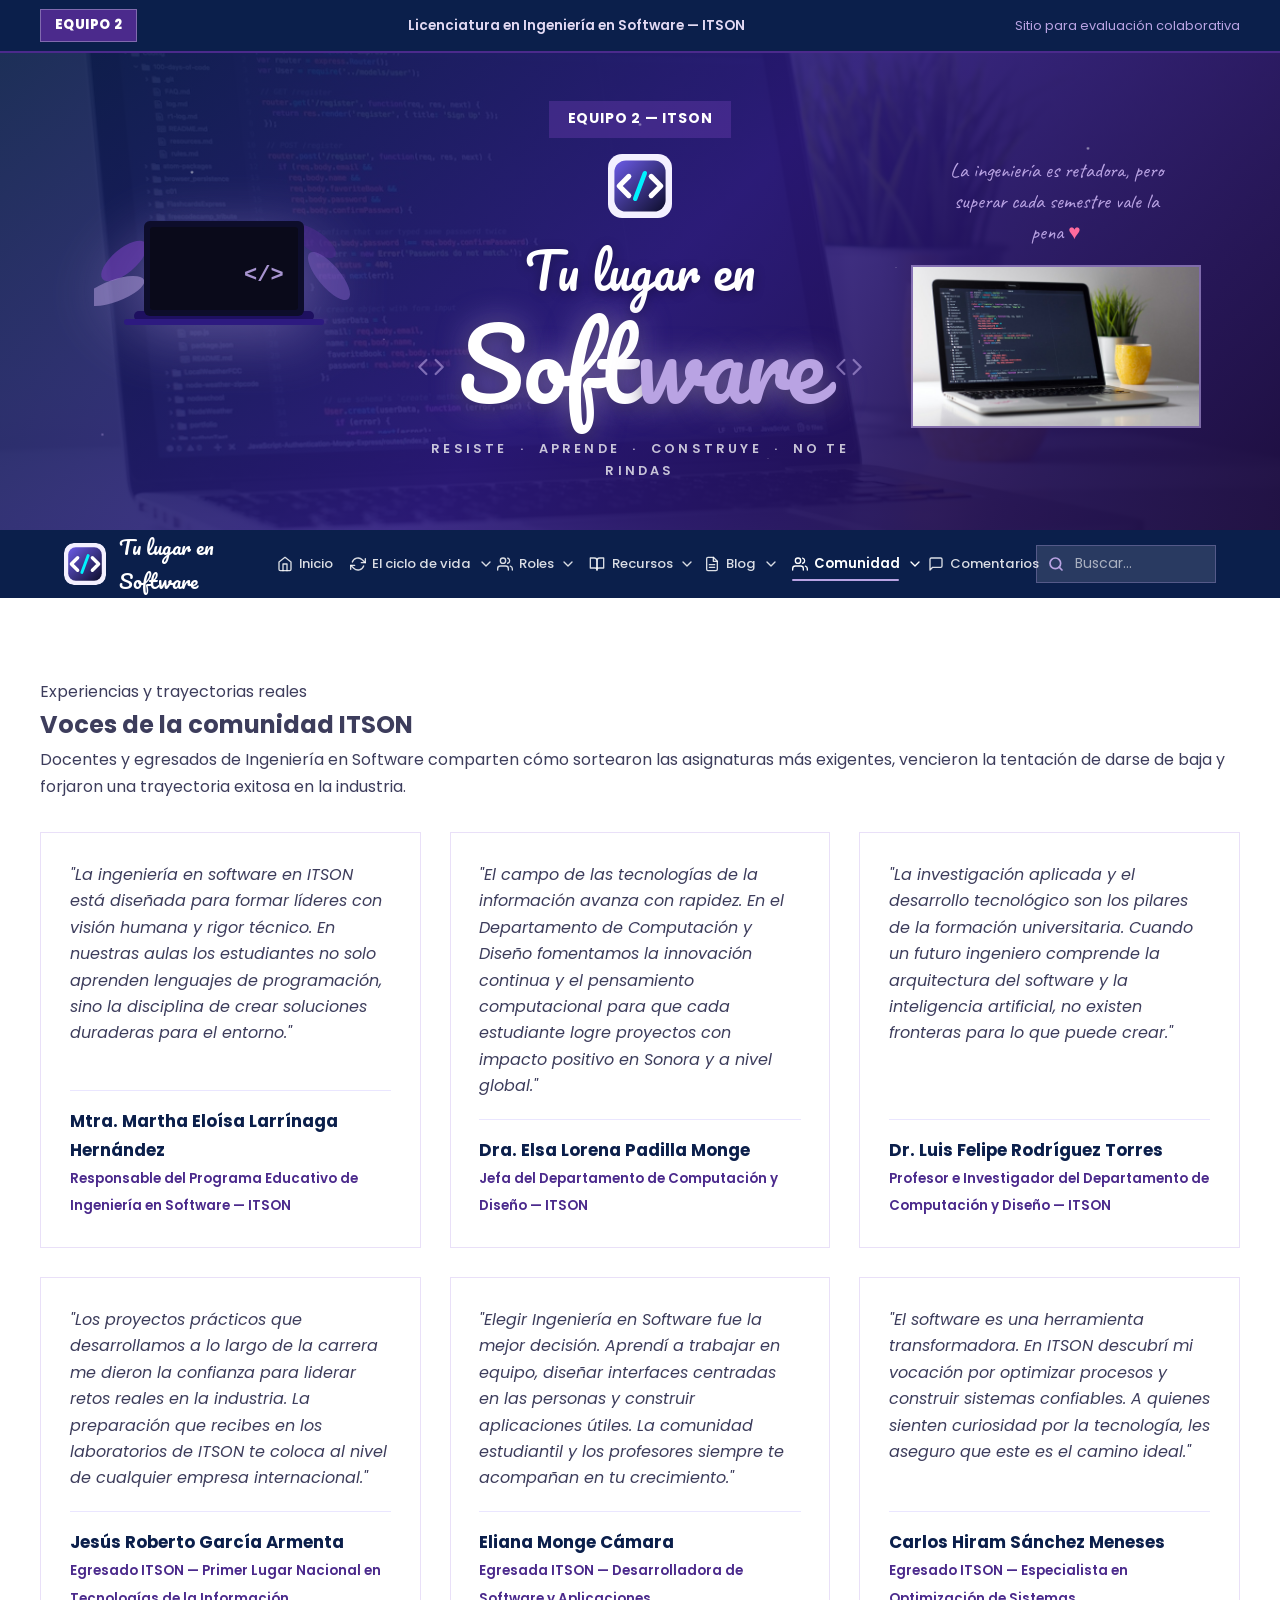
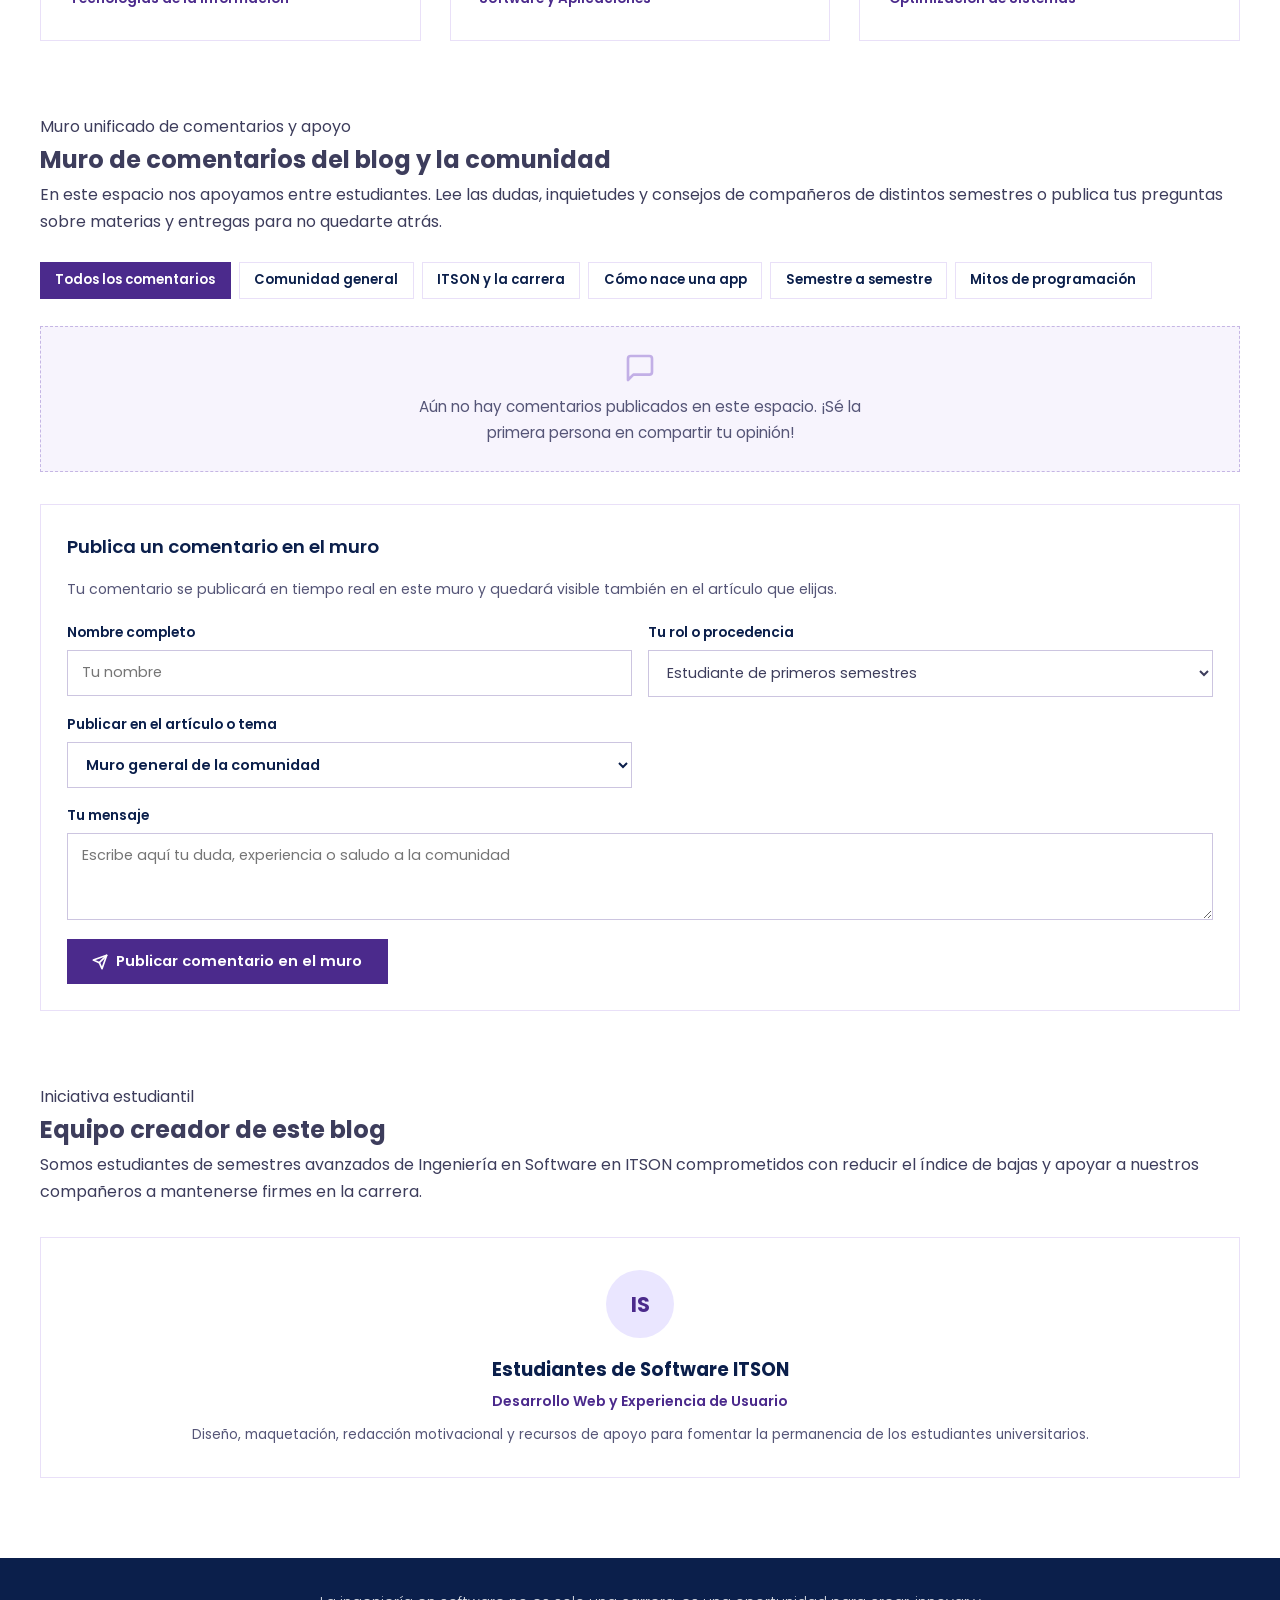
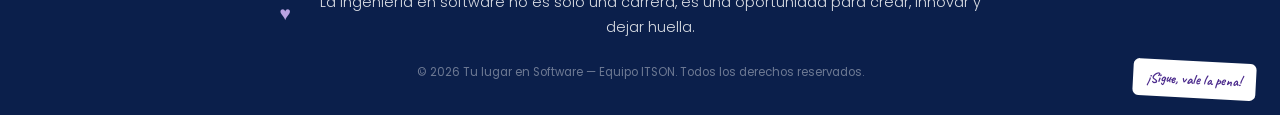
<file: comunidad.html>
<!DOCTYPE html>
<html lang="es">

<head>
  <!-- =====================================================
       Tu lugar en Software — Comunidad y Voces ITSON
       Blog educativo — Equipo ITSON
       ===================================================== -->
  <meta charset="UTF-8" />
  <meta name="viewport" content="width=device-width, initial-scale=1.0" />
  <title>Comunidad y Voces | Tu lugar en Software — ITSON</title>
  <meta name="description"
    content="Red de apoyo, testimonios de egresados y espacio de diálogo para estudiantes de Ingeniería en Software de ITSON. Apoyo mutuo para no rendirse." />
  <link rel="icon" type="image/svg+xml" href="img/logo.svg" />
  <link rel="stylesheet" href="css/estilos.css" />
</head>

<body>

<!-- Barra de equipo ITSON -->
  <div class="barra-equipo-top">
    <div class="contenedor-barra-equipo">
      <span class="badge-equipo-pill">Equipo 2</span>
      <span class="equipo-institucion">Licenciatura en Ingeniería en Software — ITSON</span>
      <span class="equipo-evaluacion">Sitio para evaluación colaborativa</span>
    </div>
  </div>

  <!-- HERO / CABECERA -->
  <header class="hero" role="banner">
    <div class="hero-grid">
      <div class="hero-izq" aria-hidden="true">
        <svg class="laptop-svg" viewBox="0 0 260 220" xmlns="http://www.w3.org/2000/svg">
          <ellipse cx="30" cy="80" rx="28" ry="12" fill="#6A3DAF" opacity="0.7" transform="rotate(-40 30 80)"/>
          <ellipse cx="20" cy="110" rx="32" ry="11" fill="#B9A3E3" opacity="0.5" transform="rotate(-20 20 110)"/>
          <ellipse cx="220" cy="60" rx="26" ry="10" fill="#4B2A8C" opacity="0.6" transform="rotate(35 220 60)"/>
          <ellipse cx="235" cy="95" rx="30" ry="11" fill="#7C5CBF" opacity="0.5" transform="rotate(50 235 95)"/>
          <rect x="40" y="130" width="180" height="10" rx="5" fill="#1E1060"/>
          <rect x="30" y="138" width="200" height="6" rx="3" fill="#2D1A80"/>
          <rect x="50" y="40" width="160" height="95" rx="6" fill="#0D0D2B"/>
          <rect x="56" y="46" width="148" height="83" rx="3" fill="#0A0A1A"/>
          <text x="150" y="100" font-family="monospace" font-size="22" fill="#B9A3E3" opacity="0.9" font-weight="bold">&lt;/&gt;</text>
        </svg>
      </div>

      <div class="hero-centro">
        <div class="badge-equipo-hero">Equipo 2 — ITSON</div>
        <a href="index.html" class="logo-link-hero" aria-label="Ir a la página de inicio">
          <img src="img/logo.svg" alt="Logotipo Tu lugar en Software" width="64" height="64" style="margin: 0 auto 0.8rem auto; display: block;" />
        </a>
        <p class="hero-titulo-top">Tu lugar en</p>
        <div class="hero-codigo-deco">
          <svg class="icono-codigo" width="28" height="28" viewBox="0 0 24 24" fill="none" stroke="rgba(185,163,227,0.6)" stroke-width="2" stroke-linecap="round" stroke-linejoin="round" aria-hidden="true">
            <polyline points="16 18 22 12 16 6"/><polyline points="8 6 2 12 8 18"/>
          </svg>
          <span class="hero-titulo-main">Soft<span class="acento-lila">ware</span></span>
          <svg class="icono-codigo" width="28" height="28" viewBox="0 0 24 24" fill="none" stroke="rgba(185,163,227,0.6)" stroke-width="2" stroke-linecap="round" stroke-linejoin="round" aria-hidden="true">
            <polyline points="16 18 22 12 16 6"/><polyline points="8 6 2 12 8 18"/>
          </svg>
        </div>
        <p class="hero-lema">RESISTE &nbsp;·&nbsp; APRENDE &nbsp;·&nbsp; CONSTRUYE &nbsp;·&nbsp; NO TE RINDAS</p>
      </div>

      <div class="hero-der" aria-hidden="true">
        <p class="hero-frase">La ingeniería es retadora, pero superar cada semestre vale la pena <span class="corazon">♥</span></p>
        <img src="img/header-desarrollador.jpg" alt="Mesa de trabajo de programación y desarrollo de software" class="header-img-desarrollador" />
      </div>
    </div>
  </header>

  <!-- BARRA DE NAVEGACIÓN -->
  <nav class="barra-nav" aria-label="Navegación principal">
    <div class="nav-contenedor">
      <a href="index.html" class="nav-marca">
        <img src="img/logo.svg" alt="Logotipo Tu lugar en Software" class="logo-header-img" />
        <span class="nav-marca-texto">Tu lugar en Software</span>
      </a>

      <button class="btn-hamburguesa" id="btn-hamburguesa" aria-controls="nav-lista-principal" aria-expanded="false" aria-label="Abrir menú de navegación">
        <span></span><span></span><span></span>
      </button>

      <ul class="nav-lista" id="nav-lista-principal" role="list">
        <li>
          <a href="index.html">
            <svg viewBox="0 0 24 24" fill="none" stroke="currentColor" stroke-width="2" stroke-linecap="round" stroke-linejoin="round" aria-hidden="true"><path d="M3 9l9-7 9 7v11a2 2 0 0 1-2 2H5a2 2 0 0 1-2-2z"/><polyline points="9 22 9 12 15 12 15 22"/></svg>
            Inicio
          </a>
        </li>

        <li class="nav-item-has-submenu">
          <a href="ciclo-de-vida.html" class="nav-link-padre">
            <svg viewBox="0 0 24 24" fill="none" stroke="currentColor" stroke-width="2" stroke-linecap="round" stroke-linejoin="round" aria-hidden="true"><polyline points="23 4 23 10 17 10"/><polyline points="1 20 1 14 7 14"/><path d="M3.51 9a9 9 0 0 1 14.85-3.36L23 10M1 14l4.64 4.36A9 9 0 0 0 20.49 15"/></svg>
            El ciclo de vida
            <svg class="icono-flecha-sub" viewBox="0 0 24 24" fill="none" stroke="currentColor" stroke-width="2" stroke-linecap="round" stroke-linejoin="round" aria-hidden="true"><polyline points="6 9 12 15 18 9"></polyline></svg>
          </a>
          <button type="button" class="btn-toggle-sub" aria-label="Desplegar submenú El ciclo de vida" aria-expanded="false">▾</button>
          <ul class="nav-submenu">
            <li><a href="ciclo-de-vida.html#que-es">Qué es</a></li>
            <li><a href="ciclo-de-vida.html#curricular">Marco curricular</a></li>
            <li><a href="ciclo-de-vida.html#fases">Las 8 fases</a></li>
            <li><a href="ciclo-de-vida.html#ventajas-desventajas">Ventajas y desventajas</a></li>
            <li><a href="ciclo-de-vida.html#conclusiones-roles">Conclusiones por rol</a></li>
            <li><a href="ciclo-de-vida.html#quiz-seccion">Quiz</a></li>
          </ul>
        </li>

        <li class="nav-item-has-submenu">
          <a href="roles.html" class="nav-link-padre">
            <svg viewBox="0 0 24 24" fill="none" stroke="currentColor" stroke-width="2" stroke-linecap="round" stroke-linejoin="round" aria-hidden="true"><path d="M17 21v-2a4 4 0 0 0-4-4H5a4 4 0 0 0-4 4v2"/><circle cx="9" cy="7" r="4"/><path d="M23 21v-2a4 4 0 0 0-3-3.87"/><path d="M16 3.13a4 4 0 0 1 0 7.75"/></svg>
            Roles
            <svg class="icono-flecha-sub" viewBox="0 0 24 24" fill="none" stroke="currentColor" stroke-width="2" stroke-linecap="round" stroke-linejoin="round" aria-hidden="true"><polyline points="6 9 12 15 18 9"></polyline></svg>
          </a>
          <button type="button" class="btn-toggle-sub" aria-label="Desplegar submenú Roles" aria-expanded="false">▾</button>
          <ul class="nav-submenu">
            <li><a href="roles.html#analista">Analista de sistemas</a></li>
            <li><a href="roles.html#tester">Tester</a></li>
            <li><a href="roles.html#arquitecto-programador">Arquitecto y programador</a></li>
            <li><a href="roles.html#lider">Líder de proyecto</a></li>
            <li><a href="roles.html#disenador">Diseñador</a></li>
            <li><a href="roles.html#integrador">Integrador</a></li>
          </ul>
        </li>

        <li class="nav-item-has-submenu">
          <a href="recursos.html" class="nav-link-padre">
            <svg viewBox="0 0 24 24" fill="none" stroke="currentColor" stroke-width="2" stroke-linecap="round" stroke-linejoin="round" aria-hidden="true"><path d="M2 3h6a4 4 0 0 1 4 4v14a3 3 0 0 0-3-3H2z"/><path d="M22 3h-6a4 4 0 0 0-4 4v14a3 3 0 0 1 3-3h7z"/></svg>
            Recursos
            <svg class="icono-flecha-sub" viewBox="0 0 24 24" fill="none" stroke="currentColor" stroke-width="2" stroke-linecap="round" stroke-linejoin="round" aria-hidden="true"><polyline points="6 9 12 15 18 9"></polyline></svg>
          </a>
          <button type="button" class="btn-toggle-sub" aria-label="Desplegar submenú Recursos" aria-expanded="false">▾</button>
          <ul class="nav-submenu">
            <li><a href="recursos.html#plan-estudios">Plan de estudios</a></li>
            <li><a href="recursos.html#materias-semestre">Materias por semestre</a></li>
            <li><a href="recursos.html#requisitos-titulacion">Requisitos de titulación</a></li>
            <li><a href="recursos.html#mapa-curricular">Mapa curricular</a></li>
          </ul>
        </li>

        <li class="nav-item-has-submenu">
          <a href="blog.html" class="nav-link-padre">
            <svg viewBox="0 0 24 24" fill="none" stroke="currentColor" stroke-width="2" stroke-linecap="round" stroke-linejoin="round" aria-hidden="true"><path d="M14 2H6a2 2 0 0 0-2 2v16a2 2 0 0 0 2 2h12a2 2 0 0 0 2-2V8z"/><polyline points="14 2 14 8 20 8"/><line x1="16" y1="13" x2="8" y2="13"/><line x1="16" y1="17" x2="8" y2="17"/></svg>
            Blog
            <svg class="icono-flecha-sub" viewBox="0 0 24 24" fill="none" stroke="currentColor" stroke-width="2" stroke-linecap="round" stroke-linejoin="round" aria-hidden="true"><polyline points="6 9 12 15 18 9"></polyline></svg>
          </a>
          <button type="button" class="btn-toggle-sub" aria-label="Desplegar submenú Blog" aria-expanded="false">▾</button>
          <ul class="nav-submenu">
            <li><a href="blog.html#itson-carrera">ITSON y la carrera</a></li>
            <li><a href="blog.html#como-nace-app">Cómo nace una app</a></li>
            <li><a href="blog.html#aprende-semestre">Aprende semestre a semestre</a></li>
            <li><a href="blog.html#mitos-programacion">Mitos de programar</a></li>
            <li><a href="blog.html#inteligencia-artificial">Inteligencia Artificial</a></li>
          </ul>
        </li>

        <li class="nav-item-has-submenu">
          <a href="comunidad.html" class="activo nav-link-padre" aria-current="page">
            <svg viewBox="0 0 24 24" fill="none" stroke="currentColor" stroke-width="2" stroke-linecap="round" stroke-linejoin="round" aria-hidden="true"><path d="M17 21v-2a4 4 0 0 0-4-4H5a4 4 0 0 0-4 4v2"/><circle cx="9" cy="7" r="4"/><path d="M23 21v-2a4 4 0 0 0-3-3.87"/><path d="M16 3.13a4 4 0 0 1 0 7.75"/></svg>
            Comunidad
            <svg class="icono-flecha-sub" viewBox="0 0 24 24" fill="none" stroke="currentColor" stroke-width="2" stroke-linecap="round" stroke-linejoin="round" aria-hidden="true"><polyline points="6 9 12 15 18 9"></polyline></svg>
          </a>
          <button type="button" class="btn-toggle-sub" aria-label="Desplegar submenú Comunidad" aria-expanded="false">▾</button>
          <ul class="nav-submenu">
            <li><a href="comunidad.html#voces-invitadas">Voces invitadas</a></li>
            <li><a href="comunidad.html#comentarios-generales">Muro de comentarios</a></li>
            <li><a href="comunidad.html#equipo-desarrollo">Equipo creador</a></li>
          </ul>
        </li>

        <!-- Apartado directo para comentarios (evaluación ágil) -->
        <li>
          <a href="comunidad.html#comentarios-generales">
            <svg viewBox="0 0 24 24" fill="none" stroke="currentColor" stroke-width="2" stroke-linecap="round" stroke-linejoin="round" aria-hidden="true">
              <path d="M21 15a2 2 0 0 1-2 2H7l-4 4V5a2 2 0 0 1 2-2h14a2 2 0 0 1 2 2z"></path>
            </svg>
            Comentarios
          </a>
        </li>
      </ul>

      <!-- Búsqueda -->
      <div class="busqueda-contenedor">
        <button type="button" class="btn-buscar-toggle" id="btn-buscar-toggle" aria-label="Abrir campo de búsqueda">
          <svg width="20" height="20" viewBox="0 0 24 24" fill="none" stroke="currentColor" stroke-width="2.5" stroke-linecap="round" stroke-linejoin="round" aria-hidden="true">
            <circle cx="11" cy="11" r="8"></circle>
            <line x1="21" y1="21" x2="16.65" y2="16.65"></line>
          </svg>
        </button>
        <form class="busqueda-form" role="search" onsubmit="return false;">
          <label for="input-busqueda-global" class="visually-hidden">Buscar en el blog</label>
          <svg class="icono-lupa-busqueda" width="16" height="16" viewBox="0 0 24 24" fill="none" stroke="currentColor" stroke-width="2.5" stroke-linecap="round" stroke-linejoin="round" aria-hidden="true">
            <circle cx="11" cy="11" r="8"></circle>
            <line x1="21" y1="21" x2="16.65" y2="16.65"></line>
          </svg>
          <input type="search" id="input-busqueda-global" class="input-busqueda-global" placeholder="Buscar..." autocomplete="off" aria-expanded="false" aria-controls="panel-busqueda-resultados" />
          <div id="panel-busqueda-resultados" class="panel-busqueda-resultados" role="region" aria-live="polite"></div>
        </form>
      </div>
    </div>
  </nav>

  <!-- CONTENIDO PRINCIPAL -->
  <main id="contenido-principal" class="contenedor seccion">

    <!-- VOCES INVITADAS DE LA COMUNIDAD ITSON -->
    <section class="reveal" id="voces-invitadas">
      <div class="encabezado-seccion">
        <p class="subtitulo-seccion">Experiencias y trayectorias reales</p>
        <h1 class="titulo-seccion">Voces de la comunidad ITSON</h1>
        <p class="intro-texto">
          Docentes y egresados de Ingeniería en Software comparten cómo sortearon las asignaturas más exigentes, vencieron la tentación de darse de baja y forjaron una trayectoria exitosa en la industria.
        </p>
      </div>

      <div style="display: grid; grid-template-columns: repeat(auto-fit, minmax(320px, 1fr)); gap: 1.8rem; margin-top: 2rem;">

        <!-- VOZ 1: Mtra. Martha Eloísa Larrínaga Hernández -->
        <article style="background: #FFF; border: 1px solid var(--lila-claro); border-radius: var(--radio-grande); padding: 1.8rem; box-shadow: var(--sombra-card); display: flex; flex-direction: column; justify-content: space-between;">
          <p style="font-style: italic; margin-bottom: 1.2rem; color: var(--gris-texto); line-height: 1.65;">
            "La ingeniería en software en ITSON está diseñada para formar líderes con visión humana y rigor técnico. En nuestras aulas los estudiantes no solo aprenden lenguajes de programación, sino la disciplina de crear soluciones duraderas para el entorno."
          </p>
          <div style="border-top: 1px solid #EAE6FF; padding-top: 1rem;">
            <strong style="color: var(--azul-marino); display: block; font-size: 1.05rem;">Mtra. Martha Eloísa Larrínaga Hernández</strong>
            <span style="font-size: 0.84rem; color: var(--morado-profundo); font-weight: 600;">Responsable del Programa Educativo de Ingeniería en Software — ITSON</span>
          </div>
        </article>

        <!-- VOZ 2: Dra. Elsa Lorena Padilla Monge -->
        <article style="background: #FFF; border: 1px solid var(--lila-claro); border-radius: var(--radio-grande); padding: 1.8rem; box-shadow: var(--sombra-card); display: flex; flex-direction: column; justify-content: space-between;">
          <p style="font-style: italic; margin-bottom: 1.2rem; color: var(--gris-texto); line-height: 1.65;">
            "El campo de las tecnologías de la información avanza con rapidez. En el Departamento de Computación y Diseño fomentamos la innovación continua y el pensamiento computacional para que cada estudiante logre proyectos con impacto positivo en Sonora y a nivel global."
          </p>
          <div style="border-top: 1px solid #EAE6FF; padding-top: 1rem;">
            <strong style="color: var(--azul-marino); display: block; font-size: 1.05rem;">Dra. Elsa Lorena Padilla Monge</strong>
            <span style="font-size: 0.84rem; color: var(--morado-profundo); font-weight: 600;">Jefa del Departamento de Computación y Diseño — ITSON</span>
          </div>
        </article>

        <!-- VOZ 3: Dr. Luis Felipe Rodríguez Torres -->
        <article style="background: #FFF; border: 1px solid var(--lila-claro); border-radius: var(--radio-grande); padding: 1.8rem; box-shadow: var(--sombra-card); display: flex; flex-direction: column; justify-content: space-between;">
          <p style="font-style: italic; margin-bottom: 1.2rem; color: var(--gris-texto); line-height: 1.65;">
            "La investigación aplicada y el desarrollo tecnológico son los pilares de la formación universitaria. Cuando un futuro ingeniero comprende la arquitectura del software y la inteligencia artificial, no existen fronteras para lo que puede crear."
          </p>
          <div style="border-top: 1px solid #EAE6FF; padding-top: 1rem;">
            <strong style="color: var(--azul-marino); display: block; font-size: 1.05rem;">Dr. Luis Felipe Rodríguez Torres</strong>
            <span style="font-size: 0.84rem; color: var(--morado-profundo); font-weight: 600;">Profesor e Investigador del Departamento de Computación y Diseño — ITSON</span>
          </div>
        </article>

        <!-- VOZ 4: Jesús Roberto García Armenta -->
        <article style="background: #FFF; border: 1px solid var(--lila-claro); border-radius: var(--radio-grande); padding: 1.8rem; box-shadow: var(--sombra-card); display: flex; flex-direction: column; justify-content: space-between;">
          <p style="font-style: italic; margin-bottom: 1.2rem; color: var(--gris-texto); line-height: 1.65;">
            "Los proyectos prácticos que desarrollamos a lo largo de la carrera me dieron la confianza para liderar retos reales en la industria. La preparación que recibes en los laboratorios de ITSON te coloca al nivel de cualquier empresa internacional."
          </p>
          <div style="border-top: 1px solid #EAE6FF; padding-top: 1rem;">
            <strong style="color: var(--azul-marino); display: block; font-size: 1.05rem;">Jesús Roberto García Armenta</strong>
            <span style="font-size: 0.84rem; color: var(--morado-profundo); font-weight: 600;">Egresado ITSON — Primer Lugar Nacional en Tecnologías de la Información</span>
          </div>
        </article>

        <!-- VOZ 5: Eliana Monge Cámara -->
        <article style="background: #FFF; border: 1px solid var(--lila-claro); border-radius: var(--radio-grande); padding: 1.8rem; box-shadow: var(--sombra-card); display: flex; flex-direction: column; justify-content: space-between;">
          <p style="font-style: italic; margin-bottom: 1.2rem; color: var(--gris-texto); line-height: 1.65;">
            "Elegir Ingeniería en Software fue la mejor decisión. Aprendí a trabajar en equipo, diseñar interfaces centradas en las personas y construir aplicaciones útiles. La comunidad estudiantil y los profesores siempre te acompañan en tu crecimiento."
          </p>
          <div style="border-top: 1px solid #EAE6FF; padding-top: 1rem;">
            <strong style="color: var(--azul-marino); display: block; font-size: 1.05rem;">Eliana Monge Cámara</strong>
            <span style="font-size: 0.84rem; color: var(--morado-profundo); font-weight: 600;">Egresada ITSON — Desarrolladora de Software y Aplicaciones</span>
          </div>
        </article>

        <!-- VOZ 6: Carlos Hiram Sánchez Meneses -->
        <article style="background: #FFF; border: 1px solid var(--lila-claro); border-radius: var(--radio-grande); padding: 1.8rem; box-shadow: var(--sombra-card); display: flex; flex-direction: column; justify-content: space-between;">
          <p style="font-style: italic; margin-bottom: 1.2rem; color: var(--gris-texto); line-height: 1.65;">
            "El software es una herramienta transformadora. En ITSON descubrí mi vocación por optimizar procesos y construir sistemas confiables. A quienes sienten curiosidad por la tecnología, les aseguro que este es el camino ideal."
          </p>
          <div style="border-top: 1px solid #EAE6FF; padding-top: 1rem;">
            <strong style="color: var(--azul-marino); display: block; font-size: 1.05rem;">Carlos Hiram Sánchez Meneses</strong>
            <span style="font-size: 0.84rem; color: var(--morado-profundo); font-weight: 600;">Egresado ITSON — Especialista en Optimización de Sistemas</span>
          </div>
        </article>

      </div>
    </section>

    <!-- MURO UNIFICADO DE COMENTARIOS DE LA COMUNIDAD Y DEL BLOG -->
    <section class="reveal" id="comentarios-generales" style="margin-top: 4.5rem;">
      <div class="encabezado-seccion">
        <p class="subtitulo-seccion">Muro unificado de comentarios y apoyo</p>
        <h2 class="titulo-seccion">Muro de comentarios del blog y la comunidad</h2>
        <p class="intro-texto">
          En este espacio nos apoyamos entre estudiantes. Lee las dudas, inquietudes y consejos de compañeros de distintos semestres o publica tus preguntas sobre materias y entregas para no quedarte atrás.
        </p>
      </div>

      <!-- Filtros por tema o artículo del blog -->
      <div class="filtro-comentarios-contenedor" id="filtro-muro-comentarios" role="tablist" aria-label="Filtrar comentarios por artículo">
        <button type="button" class="btn-filtro-comentario activo" data-filtro="todos">Todos los comentarios</button>
        <button type="button" class="btn-filtro-comentario" data-filtro="general">Comunidad general</button>
        <button type="button" class="btn-filtro-comentario" data-filtro="itson-carrera">ITSON y la carrera</button>
        <button type="button" class="btn-filtro-comentario" data-filtro="como-nace-app">Cómo nace una app</button>
        <button type="button" class="btn-filtro-comentario" data-filtro="aprende-semestre">Semestre a semestre</button>
        <button type="button" class="btn-filtro-comentario" data-filtro="mitos-programacion">Mitos de programación</button>
      </div>

      <!-- Lista de comentarios unificada dinámica -->
      <div class="lista-comentarios" data-seccion="todos" style="margin-top: 1.5rem;"></div>

      <!-- Formulario para publicar comentario en el muro -->
      <div class="form-comentario-contenedor">
        <h3 class="form-comentario-titulo">Publica un comentario en el muro</h3>
        <p style="font-size: 0.88rem; color: #555577; margin-bottom: 1.2rem;">Tu comentario se publicará en tiempo real en este muro y quedará visible también en el artículo que elijas.</p>
        <form class="form-comentario" data-seccion="todos">
          <div class="grid-campos-comentario">
            <div class="campo-comentario">
              <label for="comentario-nombre-general">Nombre completo</label>
              <input type="text" id="comentario-nombre-general" class="input-nombre" placeholder="Tu nombre" required minlength="2" />
            </div>

            <div class="campo-comentario">
              <label for="comentario-rol-general">Tu rol o procedencia</label>
              <select id="comentario-rol-general" class="select-rol">
                <option value="Estudiante de primeros semestres">Estudiante de primeros semestres</option>
                <option value="Estudiante de semestres avanzados">Estudiante de semestres avanzados</option>
                <option value="Estudiante recursador o en regularización">Estudiante recursador o en regularización</option>
                <option value="Egresado ITSON">Egresado ITSON</option>
                <option value="Comunidad estudiantil">Comunidad estudiantil</option>
              </select>
            </div>

            <div class="campo-comentario campo-destino-comentario">
              <label for="comentario-destino-general">Publicar en el artículo o tema</label>
              <select id="comentario-destino-general" class="select-destino">
                <option value="general">Muro general de la comunidad</option>
                <option value="itson-carrera">Blog — ¿Por qué estudiar Software en ITSON?</option>
                <option value="como-nace-app">Blog — De la idea a la pantalla, cómo nace una app</option>
                <option value="aprende-semestre">Blog — Aprende semestre a semestre</option>
                <option value="mitos-programacion">Blog — 5 mitos sobre estudiar programación</option>
                <option value="frontend-backend">Blog — Frontend vs Backend</option>
                <option value="primer-ano-universidad">Blog — Primer año de universidad</option>
                <option value="inteligencia-artificial">Blog — La inteligencia artificial en software</option>
                <option value="construir-portafolio">Blog — Cómo armar tu primer portafolio</option>
              </select>
            </div>
          </div>

          <div class="campo-comentario" style="margin-bottom: 1.2rem;">
            <label for="comentario-mensaje-general">Tu mensaje</label>
            <textarea id="comentario-mensaje-general" class="input-mensaje" rows="3" placeholder="Escribe aquí tu duda, experiencia o saludo a la comunidad" required minlength="4"></textarea>
          </div>

          <button type="submit" class="btn-publicar-comentario">
            <svg width="16" height="16" viewBox="0 0 24 24" fill="none" stroke="currentColor" stroke-width="2.5" stroke-linecap="round" stroke-linejoin="round" aria-hidden="true"><line x1="22" y1="2" x2="11" y2="13"></line><polygon points="22 2 15 22 11 13 2 9 22 2"></polygon></svg>
            Publicar comentario en el muro
          </button>
        </form>
      </div>
    </section>

    <!-- EQUIPO CREADOR DE ESTE BLOG -->
    <section class="reveal" id="equipo-desarrollo" style="margin-top: 4.5rem;">
      <div class="encabezado-seccion">
        <p class="subtitulo-seccion">Iniciativa estudiantil</p>
        <h2 class="titulo-seccion">Equipo creador de este blog</h2>
        <p class="intro-texto">
          Somos estudiantes de semestres avanzados de Ingeniería en Software en ITSON comprometidos con reducir el índice de bajas y apoyar a nuestros compañeros a mantenerse firmes en la carrera.
        </p>
      </div>

      <div style="display: grid; grid-template-columns: repeat(auto-fit, minmax(260px, 1fr)); gap: 1.8rem; margin-top: 2rem;">

        <div style="background: #FFF; border: 1px solid var(--lila-claro); border-radius: var(--radio-grande); padding: 2rem; text-align: center; box-shadow: var(--sombra-card);">
          <div style="width: 68px; height: 68px; background: #EAE6FF; color: var(--morado-profundo); border-radius: 50%; display: flex; align-items: center; justify-content: center; margin: 0 auto 1rem auto; font-weight: bold; font-size: 1.3rem;">IS</div>
          <h3 style="font-size: 1.15rem; color: var(--azul-marino); margin-bottom: 0.3rem;">Estudiantes de Software ITSON</h3>
          <p style="font-size: 0.88rem; color: var(--morado-profundo); font-weight: 600;">Desarrollo Web y Experiencia de Usuario</p>
          <p style="font-size: 0.85rem; color: #555577; margin-top: 0.6rem; line-height: 1.55;">
            Diseño, maquetación, redacción motivacional y recursos de apoyo para fomentar la permanencia de los estudiantes universitarios.
          </p>
        </div>

      </div>
    </section>

  </main>

  <!-- PIE DE PÁGINA -->
  <footer class="pie" role="contentinfo">
    <div class="pie-contenido">
      <span class="pie-corazon" aria-hidden="true">♥</span>
      <p class="pie-frase">
        La ingeniería en software no es solo una carrera, es una oportunidad para crear, innovar y dejar huella.
      </p>
    </div>
    <p class="pie-copy">© 2026 Tu lugar en Software — Equipo ITSON. Todos los derechos reservados.</p>
    <span class="pie-sticker" aria-hidden="true">¡Sigue, vale la pena!</span>
  </footer>

  <button id="btn-arriba" aria-label="Volver al inicio de la página">
    <svg viewBox="0 0 24 24" fill="none" stroke="currentColor" stroke-width="2.5" stroke-linecap="round" stroke-linejoin="round" aria-hidden="true">
      <polyline points="18 15 12 9 6 15" />
    </svg>
  </button>

  <script src="js/script.js"></script>
  <script src="js/busqueda.js"></script>
</body>

</html>
</file>
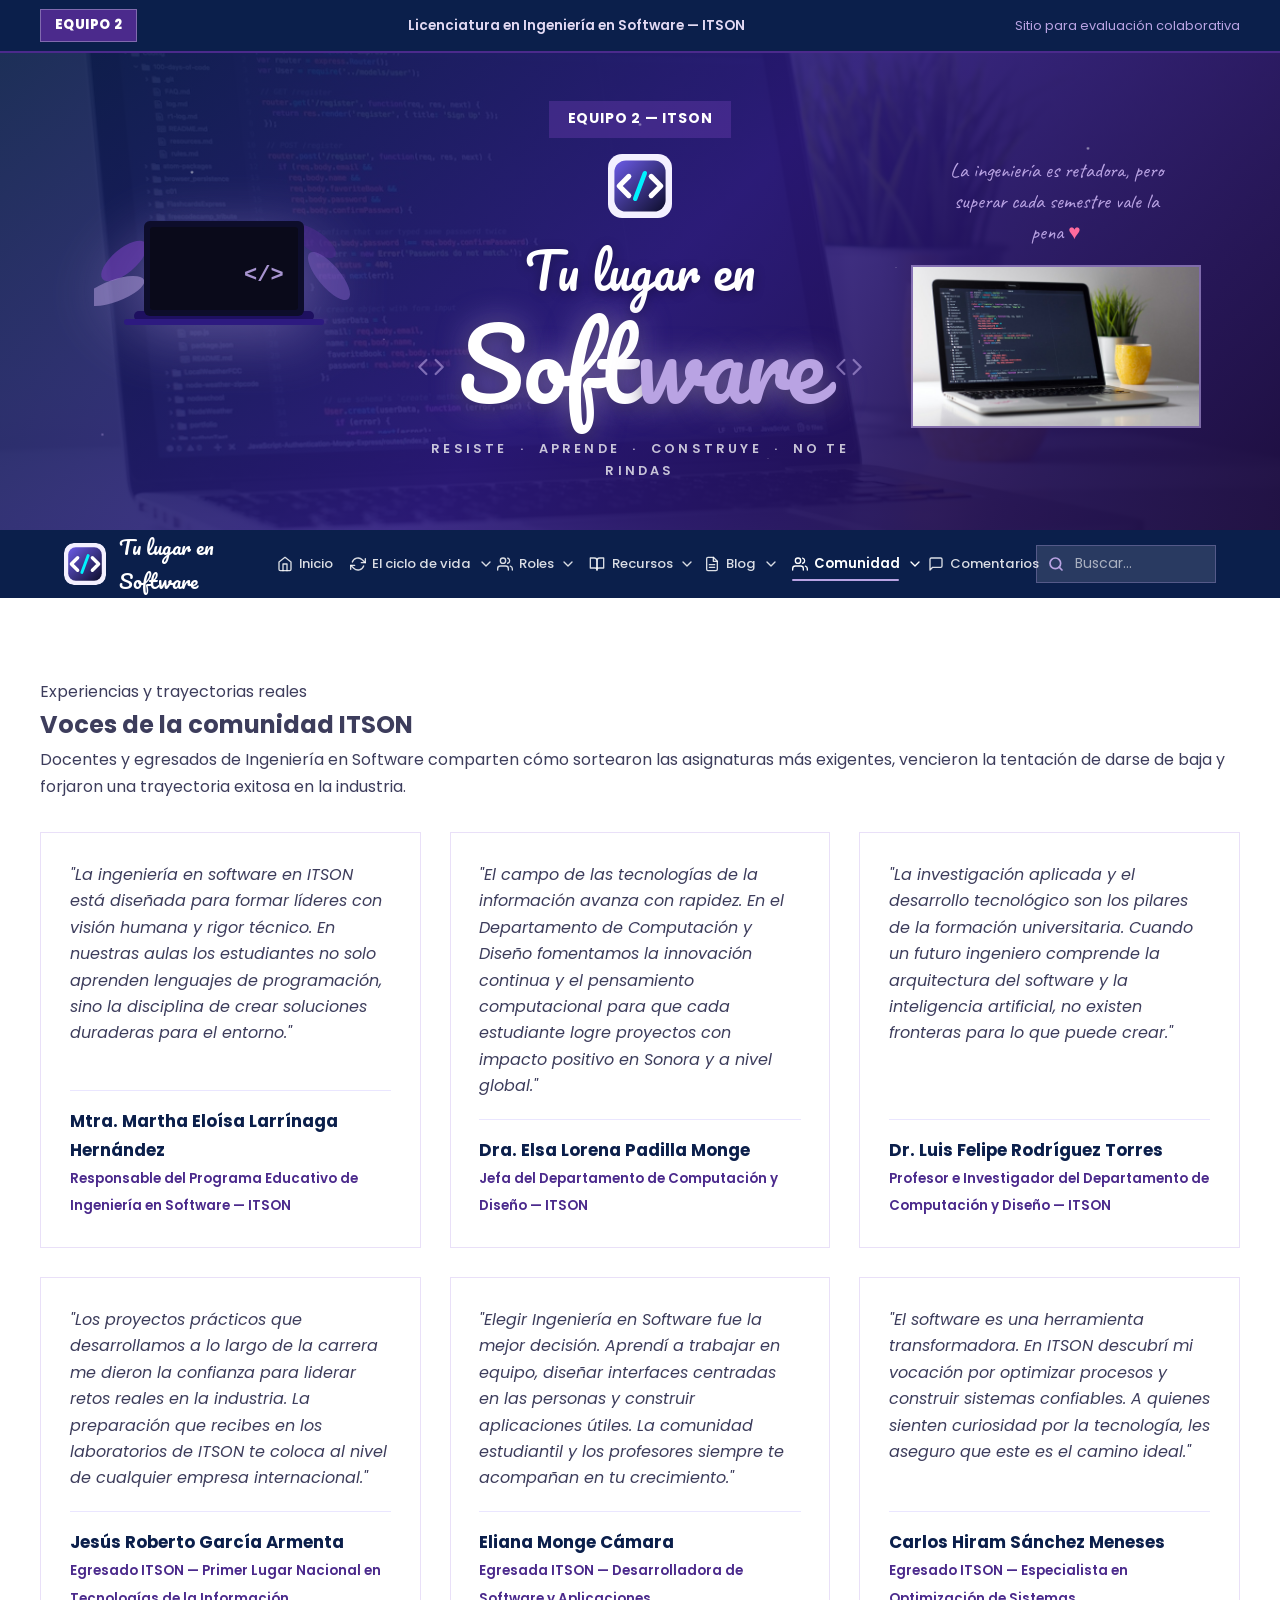
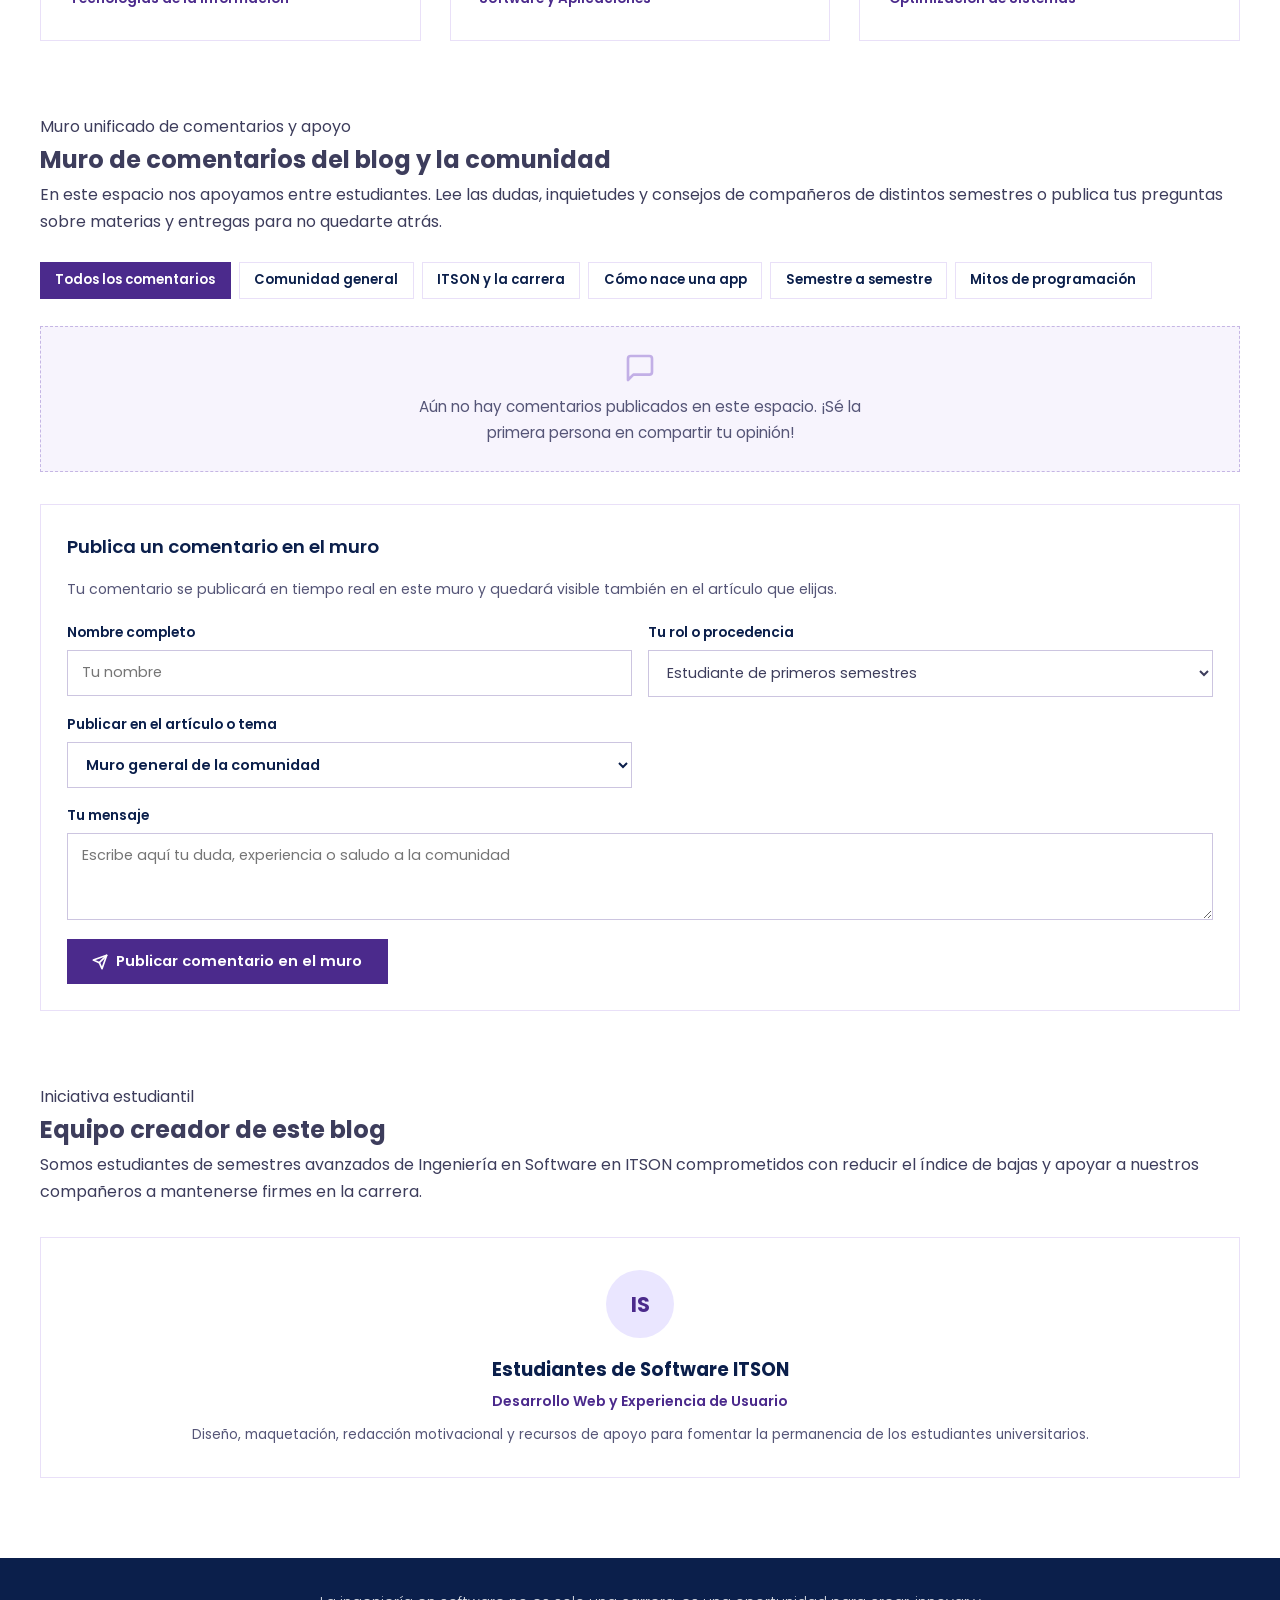
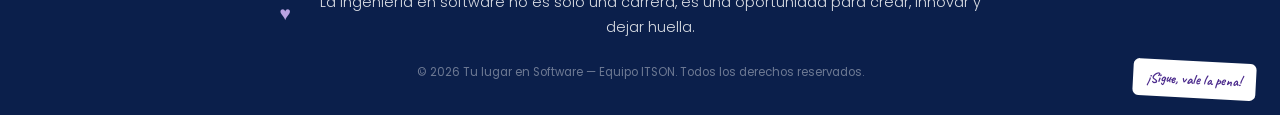
<file: contacto.html>
<!DOCTYPE html>
<html lang="es">
<head>
  <meta charset="UTF-8" />
  <meta http-equiv="refresh" content="0; url=comunidad.html" />
  <title>Redirigiendo a Comunidad | Tu lugar en Software</title>
  <script>window.location.href = "comunidad.html";</script>
</head>
<body>
  <p>Redirigiendo a la sección de Comunidad... <a href="comunidad.html">Haz clic aquí si no redirige automáticamente.</a></p>
</body>
</html>
</file>
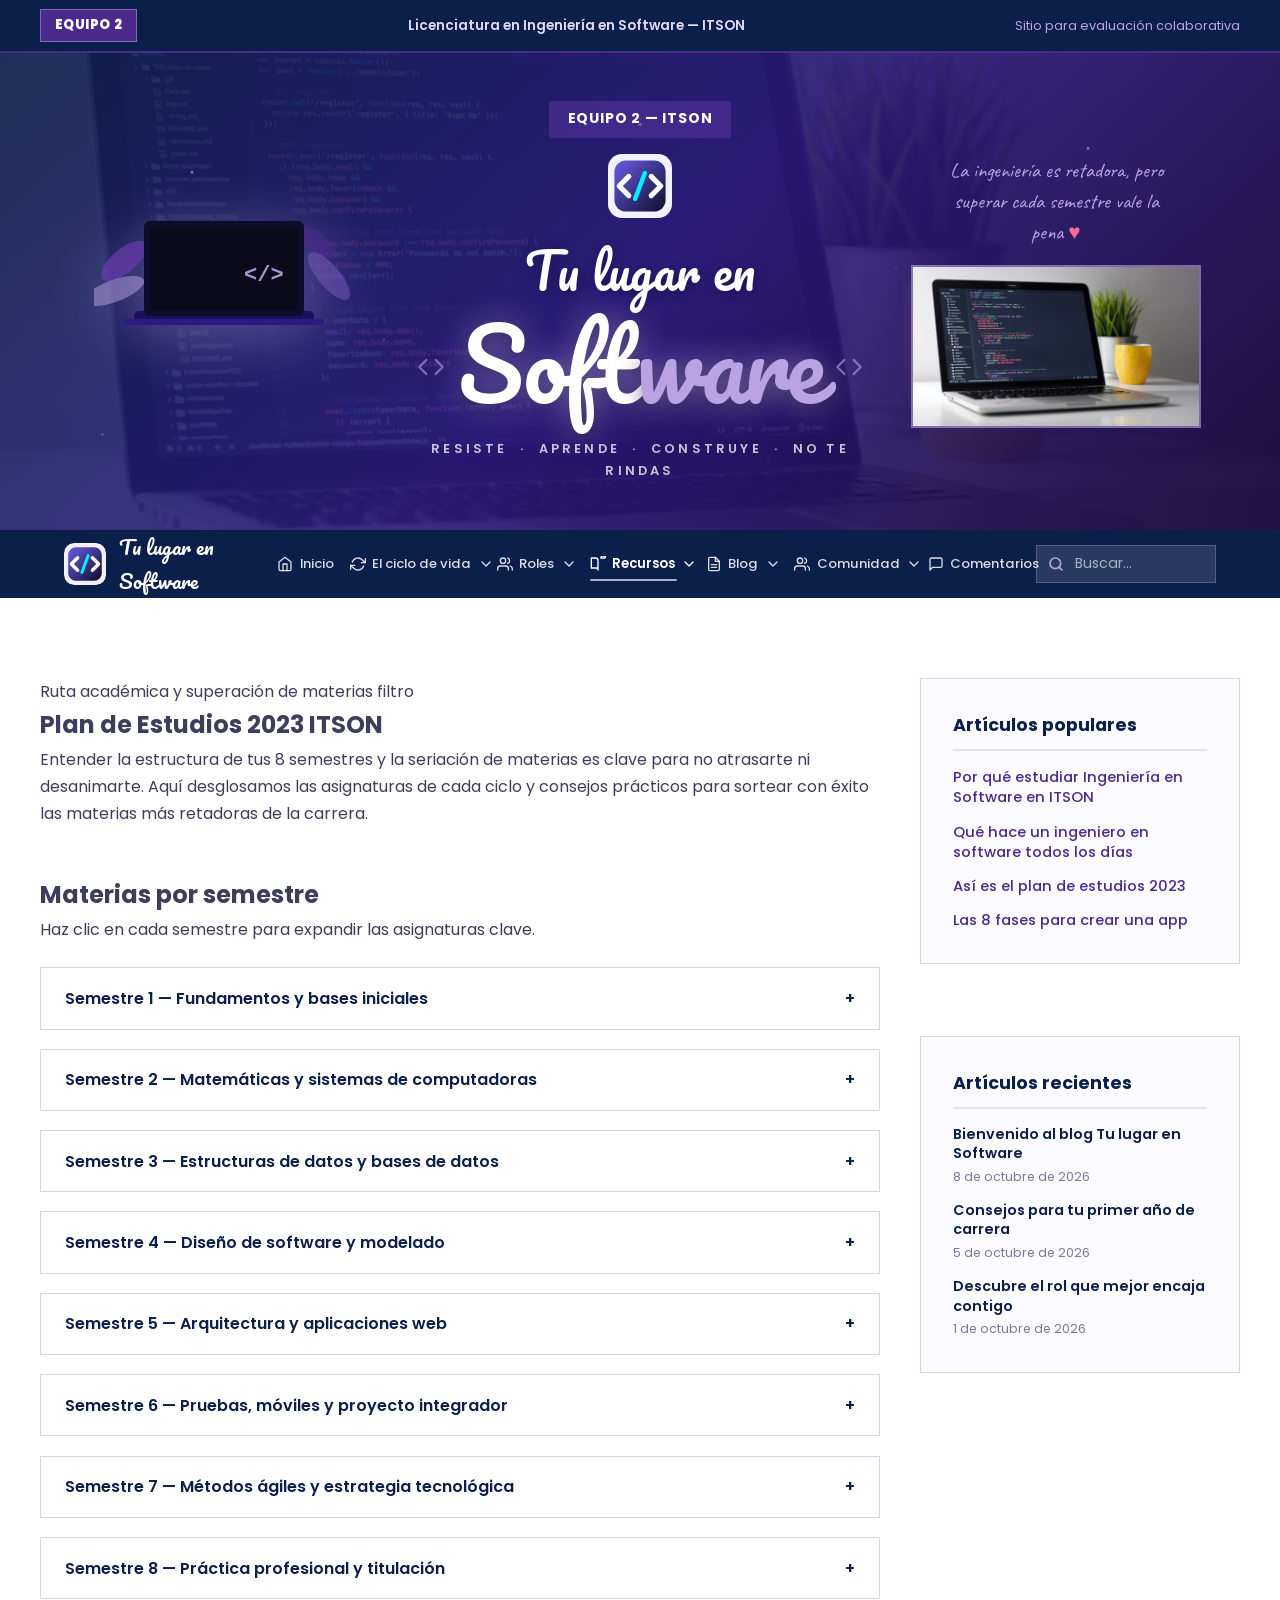
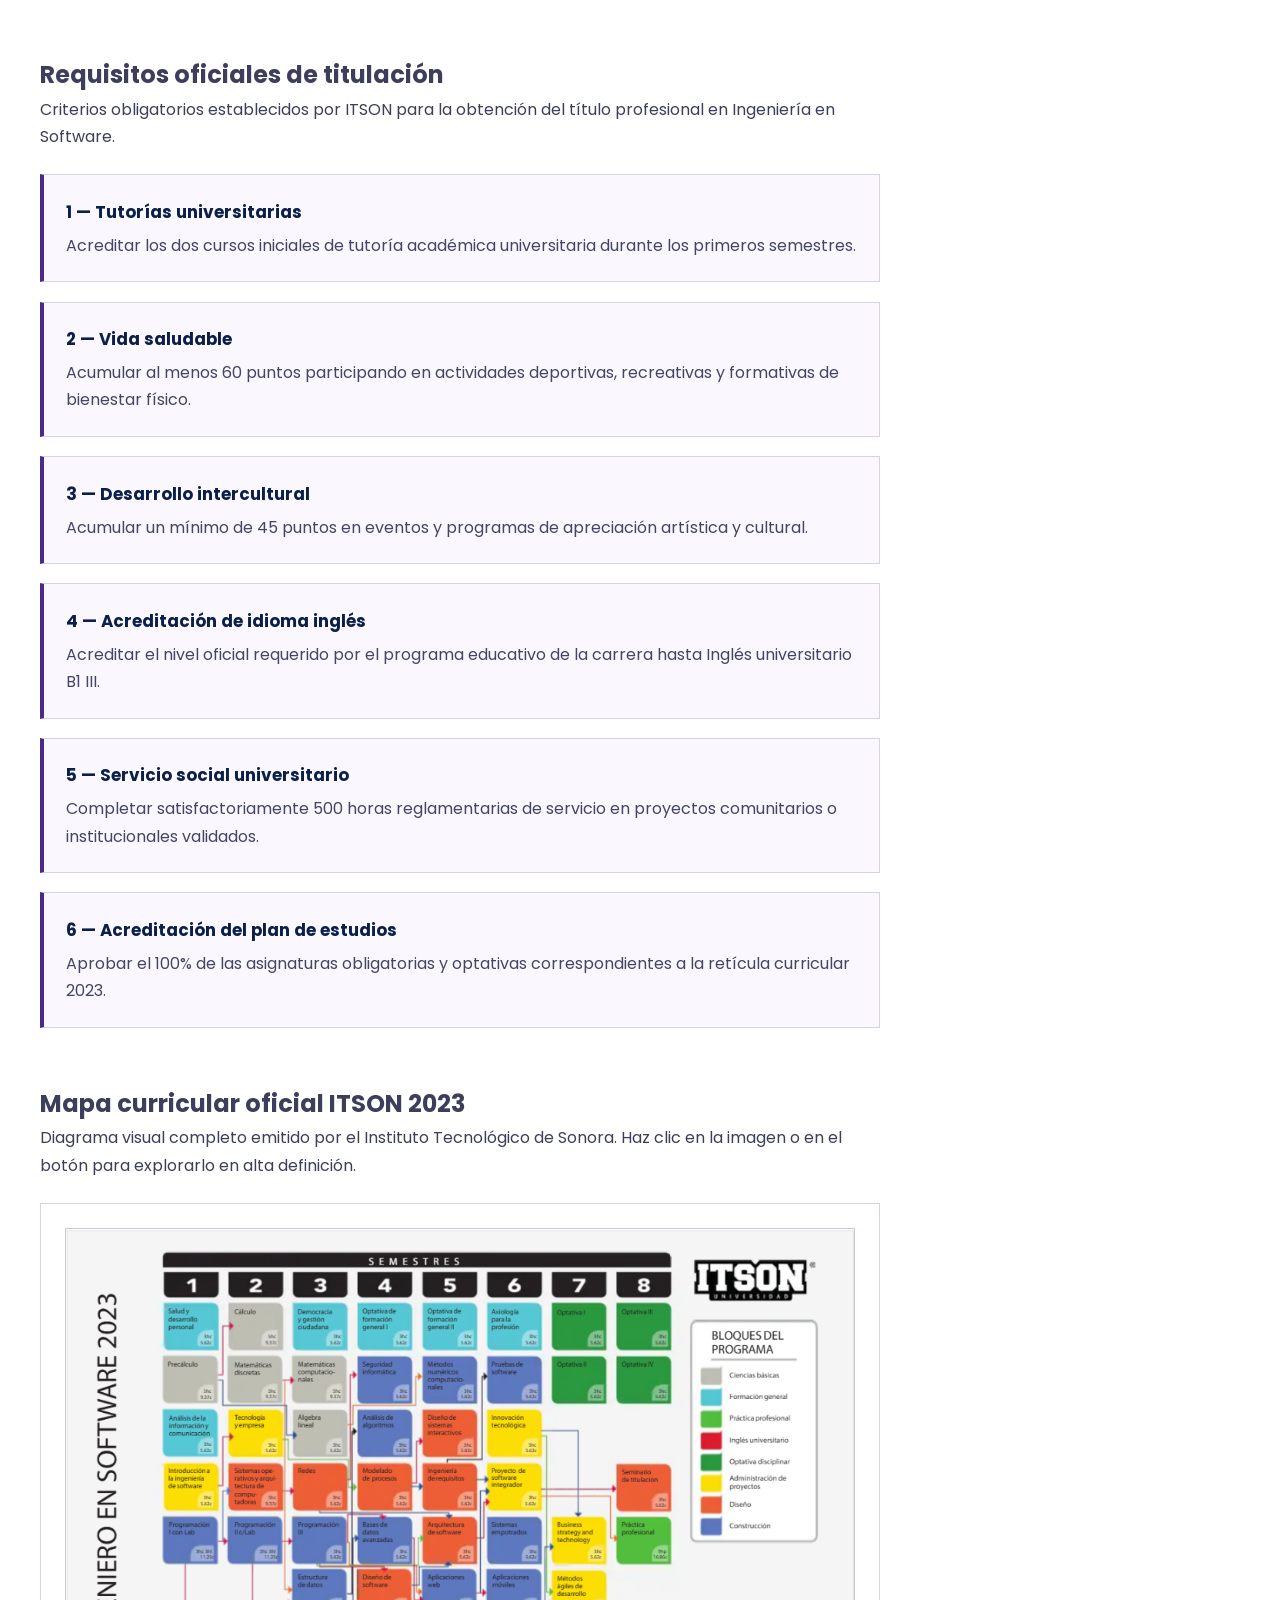
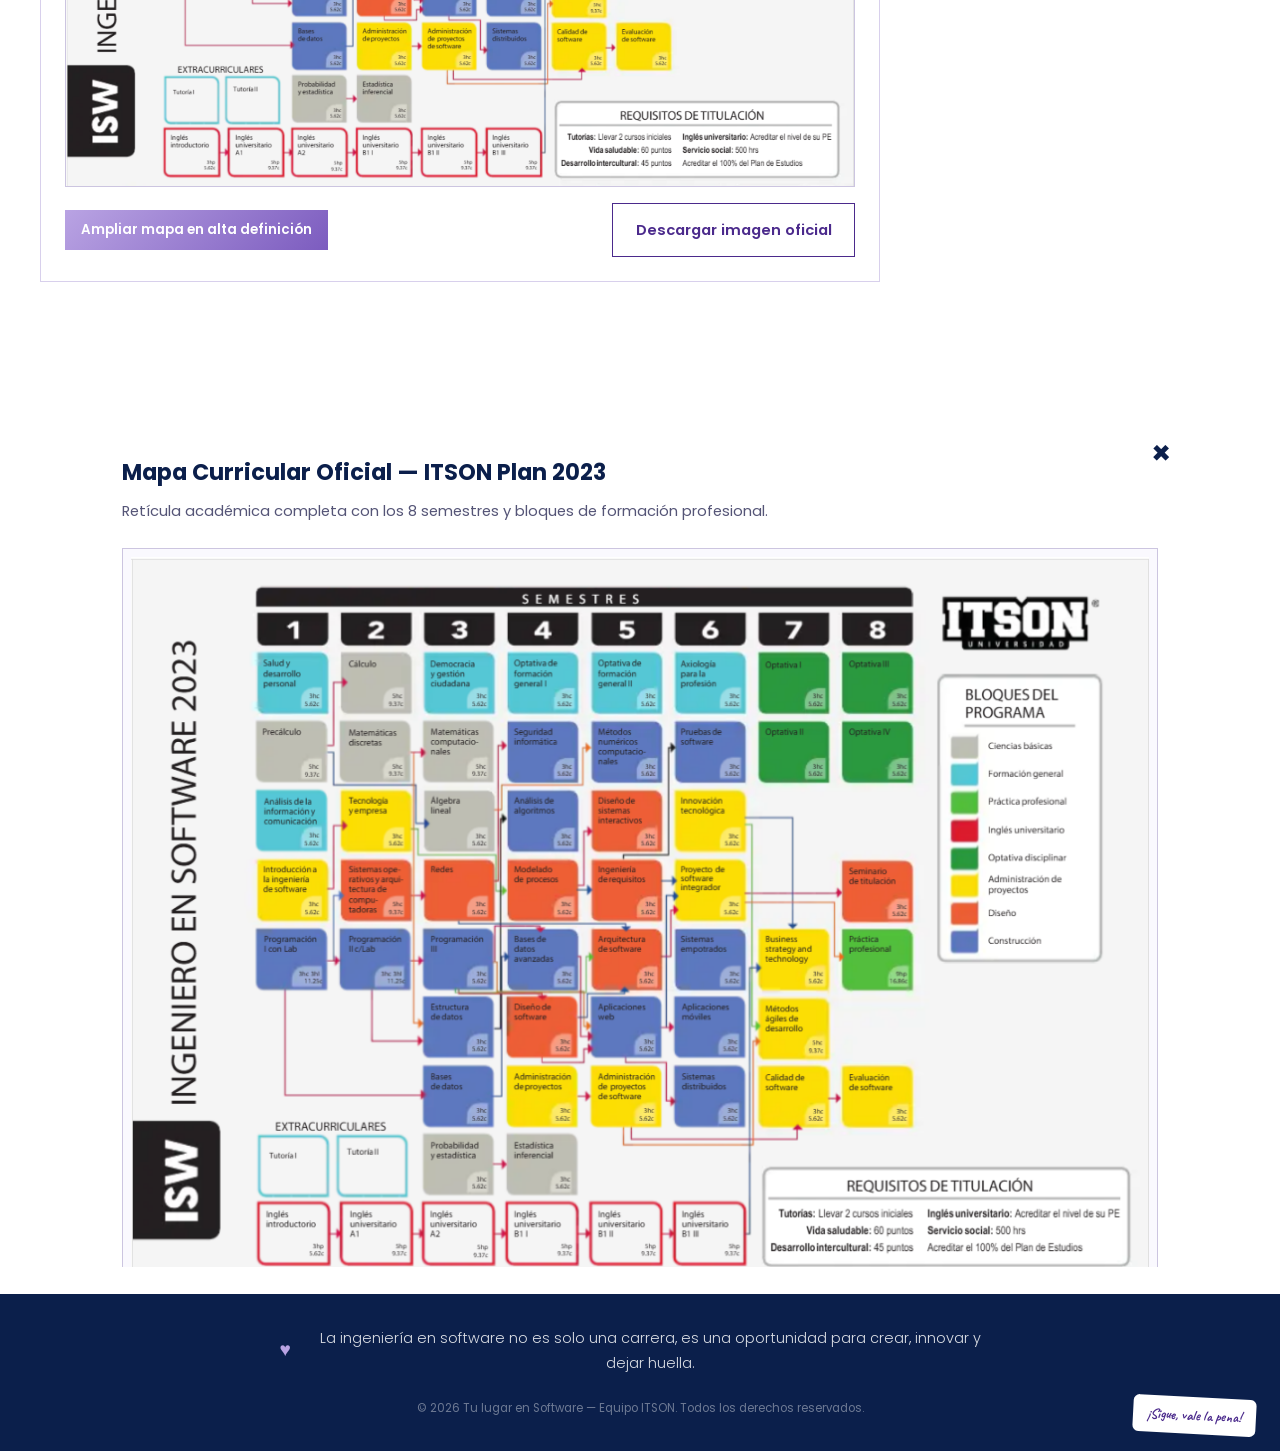
<file: recursos.html>
<!DOCTYPE html>
<html lang="es">

<head>
  <!-- =====================================================
       Tu lugar en Software — Recursos y plan de estudios
       Blog educativo — Equipo ITSON
       ===================================================== -->
  <meta charset="UTF-8" />
  <meta name="viewport" content="width=device-width, initial-scale=1.0" />
  <title>Recursos y plan de estudios 2023 | Tu lugar en Software — ITSON</title>
  <meta name="description"
    content="Recursos de supervivencia académica y plan de estudios 2023 de Ingeniería en Software en ITSON. Supera las materias seriadas y avanza con éxito." />
  <link rel="icon" type="image/svg+xml" href="img/logo.svg" />
  <link rel="stylesheet" href="css/estilos.css" />
</head>

<body>

<!-- Barra de equipo ITSON -->
  <div class="barra-equipo-top">
    <div class="contenedor-barra-equipo">
      <span class="badge-equipo-pill">Equipo 2</span>
      <span class="equipo-institucion">Licenciatura en Ingeniería en Software — ITSON</span>
      <span class="equipo-evaluacion">Sitio para evaluación colaborativa</span>
    </div>
  </div>

  <!-- HERO / CABECERA -->
  <header class="hero" role="banner">
    <div class="hero-grid">
      <div class="hero-izq" aria-hidden="true">
        <svg class="laptop-svg" viewBox="0 0 260 220" xmlns="http://www.w3.org/2000/svg">
          <ellipse cx="30" cy="80" rx="28" ry="12" fill="#6A3DAF" opacity="0.7" transform="rotate(-40 30 80)"/>
          <ellipse cx="20" cy="110" rx="32" ry="11" fill="#B9A3E3" opacity="0.5" transform="rotate(-20 20 110)"/>
          <ellipse cx="220" cy="60" rx="26" ry="10" fill="#4B2A8C" opacity="0.6" transform="rotate(35 220 60)"/>
          <ellipse cx="235" cy="95" rx="30" ry="11" fill="#7C5CBF" opacity="0.5" transform="rotate(50 235 95)"/>
          <rect x="40" y="130" width="180" height="10" rx="5" fill="#1E1060"/>
          <rect x="30" y="138" width="200" height="6" rx="3" fill="#2D1A80"/>
          <rect x="50" y="40" width="160" height="95" rx="6" fill="#0D0D2B"/>
          <rect x="56" y="46" width="148" height="83" rx="3" fill="#0A0A1A"/>
          <text x="150" y="100" font-family="monospace" font-size="22" fill="#B9A3E3" opacity="0.9" font-weight="bold">&lt;/&gt;</text>
        </svg>
      </div>

      <div class="hero-centro">
        <div class="badge-equipo-hero">Equipo 2 — ITSON</div>
        <a href="index.html" class="logo-link-hero" aria-label="Ir a la página de inicio">
          <img src="img/logo.svg" alt="Logotipo Tu lugar en Software" width="64" height="64" style="margin: 0 auto 0.8rem auto; display: block;" />
        </a>
        <p class="hero-titulo-top">Tu lugar en</p>
        <div class="hero-codigo-deco">
          <svg class="icono-codigo" width="28" height="28" viewBox="0 0 24 24" fill="none" stroke="rgba(185,163,227,0.6)" stroke-width="2" stroke-linecap="round" stroke-linejoin="round" aria-hidden="true">
            <polyline points="16 18 22 12 16 6"/><polyline points="8 6 2 12 8 18"/>
          </svg>
          <span class="hero-titulo-main">Soft<span class="acento-lila">ware</span></span>
          <svg class="icono-codigo" width="28" height="28" viewBox="0 0 24 24" fill="none" stroke="rgba(185,163,227,0.6)" stroke-width="2" stroke-linecap="round" stroke-linejoin="round" aria-hidden="true">
            <polyline points="16 18 22 12 16 6"/><polyline points="8 6 2 12 8 18"/>
          </svg>
        </div>
        <p class="hero-lema">RESISTE &nbsp;·&nbsp; APRENDE &nbsp;·&nbsp; CONSTRUYE &nbsp;·&nbsp; NO TE RINDAS</p>
      </div>

      <div class="hero-der" aria-hidden="true">
        <p class="hero-frase">La ingeniería es retadora, pero superar cada semestre vale la pena <span class="corazon">♥</span></p>
        <img src="img/header-desarrollador.jpg" alt="Mesa de trabajo de programación y desarrollo de software" class="header-img-desarrollador" />
      </div>
    </div>
  </header>

  <!-- BARRA DE NAVEGACIÓN -->
  <nav class="barra-nav" aria-label="Navegación principal">
    <div class="nav-contenedor">
      <a href="index.html" class="nav-marca">
        <img src="img/logo.svg" alt="Logotipo Tu lugar en Software" class="logo-header-img" />
        <span class="nav-marca-texto">Tu lugar en Software</span>
      </a>

      <button class="btn-hamburguesa" id="btn-hamburguesa" aria-controls="nav-lista-principal" aria-expanded="false" aria-label="Abrir menú de navegación">
        <span></span><span></span><span></span>
      </button>

      <ul class="nav-lista" id="nav-lista-principal" role="list">
        <li>
          <a href="index.html">
            <svg viewBox="0 0 24 24" fill="none" stroke="currentColor" stroke-width="2" stroke-linecap="round" stroke-linejoin="round" aria-hidden="true"><path d="M3 9l9-7 9 7v11a2 2 0 0 1-2 2H5a2 2 0 0 1-2-2z"/><polyline points="9 22 9 12 15 12 15 22"/></svg>
            Inicio
          </a>
        </li>

        <li class="nav-item-has-submenu">
          <a href="ciclo-de-vida.html" class="nav-link-padre">
            <svg viewBox="0 0 24 24" fill="none" stroke="currentColor" stroke-width="2" stroke-linecap="round" stroke-linejoin="round" aria-hidden="true"><polyline points="23 4 23 10 17 10"/><polyline points="1 20 1 14 7 14"/><path d="M3.51 9a9 9 0 0 1 14.85-3.36L23 10M1 14l4.64 4.36A9 9 0 0 0 20.49 15"/></svg>
            El ciclo de vida
            <svg class="icono-flecha-sub" viewBox="0 0 24 24" fill="none" stroke="currentColor" stroke-width="2" stroke-linecap="round" stroke-linejoin="round" aria-hidden="true"><polyline points="6 9 12 15 18 9"></polyline></svg>
          </a>
          <button type="button" class="btn-toggle-sub" aria-label="Desplegar submenú El ciclo de vida" aria-expanded="false">▾</button>
          <ul class="nav-submenu">
            <li><a href="ciclo-de-vida.html#que-es">Qué es</a></li>
            <li><a href="ciclo-de-vida.html#curricular">Marco curricular</a></li>
            <li><a href="ciclo-de-vida.html#fases">Las 8 fases</a></li>
            <li><a href="ciclo-de-vida.html#ventajas-desventajas">Ventajas y desventajas</a></li>
            <li><a href="ciclo-de-vida.html#conclusiones-roles">Conclusiones por rol</a></li>
            <li><a href="ciclo-de-vida.html#quiz-seccion">Quiz</a></li>
          </ul>
        </li>

        <li class="nav-item-has-submenu">
          <a href="roles.html" class="nav-link-padre">
            <svg viewBox="0 0 24 24" fill="none" stroke="currentColor" stroke-width="2" stroke-linecap="round" stroke-linejoin="round" aria-hidden="true"><path d="M17 21v-2a4 4 0 0 0-4-4H5a4 4 0 0 0-4 4v2"/><circle cx="9" cy="7" r="4"/><path d="M23 21v-2a4 4 0 0 0-3-3.87"/><path d="M16 3.13a4 4 0 0 1 0 7.75"/></svg>
            Roles
            <svg class="icono-flecha-sub" viewBox="0 0 24 24" fill="none" stroke="currentColor" stroke-width="2" stroke-linecap="round" stroke-linejoin="round" aria-hidden="true"><polyline points="6 9 12 15 18 9"></polyline></svg>
          </a>
          <button type="button" class="btn-toggle-sub" aria-label="Desplegar submenú Roles" aria-expanded="false">▾</button>
          <ul class="nav-submenu">
            <li><a href="roles.html#analista">Analista de sistemas</a></li>
            <li><a href="roles.html#tester">Tester</a></li>
            <li><a href="roles.html#arquitecto-programador">Arquitecto y programador</a></li>
            <li><a href="roles.html#lider">Líder de proyecto</a></li>
            <li><a href="roles.html#disenador">Diseñador</a></li>
            <li><a href="roles.html#integrador">Integrador</a></li>
          </ul>
        </li>

        <li class="nav-item-has-submenu">
          <a href="recursos.html" class="activo nav-link-padre" aria-current="page">
            <svg viewBox="0 0 24 24" fill="none" stroke="currentColor" stroke-width="2" stroke-linecap="round" stroke-linejoin="round" aria-hidden="true"><path d="M2 3h6a4 4 0 0 1 4 4v14a3 3 0 0 0-3-3H2z"/><path d="M22 3h-6a4 4 0 0 1 3-3h7z"/></svg>
            Recursos
            <svg class="icono-flecha-sub" viewBox="0 0 24 24" fill="none" stroke="currentColor" stroke-width="2" stroke-linecap="round" stroke-linejoin="round" aria-hidden="true"><polyline points="6 9 12 15 18 9"></polyline></svg>
          </a>
          <button type="button" class="btn-toggle-sub" aria-label="Desplegar submenú Recursos" aria-expanded="false">▾</button>
          <ul class="nav-submenu">
            <li><a href="recursos.html#plan-estudios">Plan de estudios</a></li>
            <li><a href="recursos.html#materias-semestre">Materias por semestre</a></li>
            <li><a href="recursos.html#requisitos-titulacion">Requisitos de titulación</a></li>
            <li><a href="recursos.html#mapa-curricular">Mapa curricular</a></li>
          </ul>
        </li>

        <li class="nav-item-has-submenu">
          <a href="blog.html" class="nav-link-padre">
            <svg viewBox="0 0 24 24" fill="none" stroke="currentColor" stroke-width="2" stroke-linecap="round" stroke-linejoin="round" aria-hidden="true"><path d="M14 2H6a2 2 0 0 0-2 2v16a2 2 0 0 0 2 2h12a2 2 0 0 0 2-2V8z"/><polyline points="14 2 14 8 20 8"/><line x1="16" y1="13" x2="8" y2="13"/><line x1="16" y1="17" x2="8" y2="17"/></svg>
            Blog
            <svg class="icono-flecha-sub" viewBox="0 0 24 24" fill="none" stroke="currentColor" stroke-width="2" stroke-linecap="round" stroke-linejoin="round" aria-hidden="true"><polyline points="6 9 12 15 18 9"></polyline></svg>
          </a>
          <button type="button" class="btn-toggle-sub" aria-label="Desplegar submenú Blog" aria-expanded="false">▾</button>
          <ul class="nav-submenu">
            <li><a href="blog.html#itson-carrera">ITSON y la carrera</a></li>
            <li><a href="blog.html#como-nace-app">Cómo nace una app</a></li>
            <li><a href="blog.html#aprende-semestre">Aprende semestre a semestre</a></li>
          </ul>
        </li>

        <li class="nav-item-has-submenu">
          <a href="comunidad.html" class="nav-link-padre">
            <svg viewBox="0 0 24 24" fill="none" stroke="currentColor" stroke-width="2" stroke-linecap="round" stroke-linejoin="round" aria-hidden="true"><path d="M17 21v-2a4 4 0 0 0-4-4H5a4 4 0 0 0-4 4v2"/><circle cx="9" cy="7" r="4"/><path d="M23 21v-2a4 4 0 0 0-3-3.87"/><path d="M16 3.13a4 4 0 0 1 0 7.75"/></svg>
            Comunidad
            <svg class="icono-flecha-sub" viewBox="0 0 24 24" fill="none" stroke="currentColor" stroke-width="2" stroke-linecap="round" stroke-linejoin="round" aria-hidden="true"><polyline points="6 9 12 15 18 9"></polyline></svg>
          </a>
          <button type="button" class="btn-toggle-sub" aria-label="Desplegar submenú Comunidad" aria-expanded="false">▾</button>
          <ul class="nav-submenu">
            <li><a href="comunidad.html#voces-invitadas">Voces invitadas</a></li>
            <li><a href="comunidad.html#comentarios-generales">Muro de comentarios</a></li>
            <li><a href="comunidad.html#equipo-desarrollo">Equipo creador</a></li>
          </ul>
        </li>

        <!-- Apartado directo para comentarios (evaluación ágil) -->
        <li>
          <a href="comunidad.html#comentarios-generales">
            <svg viewBox="0 0 24 24" fill="none" stroke="currentColor" stroke-width="2" stroke-linecap="round" stroke-linejoin="round" aria-hidden="true">
              <path d="M21 15a2 2 0 0 1-2 2H7l-4 4V5a2 2 0 0 1 2-2h14a2 2 0 0 1 2 2z"></path>
            </svg>
            Comentarios
          </a>
        </li>
      </ul>

      <!-- Búsqueda -->
      <div class="busqueda-contenedor">
        <button type="button" class="btn-buscar-toggle" id="btn-buscar-toggle" aria-label="Abrir campo de búsqueda">
          <svg width="20" height="20" viewBox="0 0 24 24" fill="none" stroke="currentColor" stroke-width="2.5" stroke-linecap="round" stroke-linejoin="round" aria-hidden="true">
            <circle cx="11" cy="11" r="8"></circle>
            <line x1="21" y1="21" x2="16.65" y2="16.65"></line>
          </svg>
        </button>
        <form class="busqueda-form" role="search" onsubmit="return false;">
          <label for="input-busqueda-global" class="visually-hidden">Buscar en el blog</label>
          <svg class="icono-lupa-busqueda" width="16" height="16" viewBox="0 0 24 24" fill="none" stroke="currentColor" stroke-width="2.5" stroke-linecap="round" stroke-linejoin="round" aria-hidden="true">
            <circle cx="11" cy="11" r="8"></circle>
            <line x1="21" y1="21" x2="16.65" y2="16.65"></line>
          </svg>
          <input type="search" id="input-busqueda-global" class="input-busqueda-global" placeholder="Buscar..." autocomplete="off" aria-expanded="false" aria-controls="panel-busqueda-resultados" />
          <div id="panel-busqueda-resultados" class="panel-busqueda-resultados" role="region" aria-live="polite"></div>
        </form>
      </div>
    </div>
  </nav>

  <!-- CONTENIDO EN 2 COLUMNAS -->
  <main id="contenido-principal" class="contenedor seccion">
    <div class="layout-con-sidebar">

      <!-- Columna Principal (~70%) -->
      <div class="columna-principal">

        <!-- PLAN DE ESTUDIOS -->
        <section class="reveal" id="plan-estudios">
          <div class="encabezado-seccion">
            <p class="subtitulo-seccion">Ruta académica y superación de materias filtro</p>
            <h1 class="titulo-seccion">Plan de Estudios 2023 ITSON</h1>
            <p class="intro-texto">
              Entender la estructura de tus 8 semestres y la seriación de materias es clave para no atrasarte ni desanimarte. Aquí desglosamos las asignaturas de cada ciclo y consejos prácticos para sortear con éxito las materias más retadoras de la carrera.
            </p>
          </div>

        </section>

        <!-- ACORDEÓN MATERIAS POR SEMESTRE -->
        <section class="reveal" id="materias-semestre" style="margin-top: 3rem;">
          <h2 class="titulo-seccion">Materias por semestre</h2>
          <p style="margin-bottom: 1.5rem;">Haz clic en cada semestre para expandir las asignaturas clave.</p>

          <div class="acordeon-contenedor">
            <!-- Semestre 1 -->
            <div class="acordeon-item">
              <button class="acordeon-btn" type="button">
                <span>Semestre 1 — Fundamentos y bases iniciales</span>
                <span class="acordeon-icono" aria-hidden="true">+</span>
              </button>
              <div class="acordeon-contenido">
                <ul>
                  <li>Salud y desarrollo personal</li>
                  <li>Precálculo</li>
                  <li>Análisis de la información y comunicación</li>
                  <li>Introducción a la ingeniería de software</li>
                  <li>Programación I con laboratorio</li>
                  <li>Tutoría I</li>
                  <li>Inglés introductorio</li>
                </ul>
              </div>
            </div>

            <!-- Semestre 2 -->
            <div class="acordeon-item">
              <button class="acordeon-btn" type="button">
                <span>Semestre 2 — Matemáticas y sistemas de computadoras</span>
                <span class="acordeon-icono" aria-hidden="true">+</span>
              </button>
              <div class="acordeon-contenido">
                <ul>
                  <li>Cálculo</li>
                  <li>Matemáticas discretas</li>
                  <li>Tecnología y empresa</li>
                  <li>Sistemas operativos y arquitectura de computadoras</li>
                  <li>Programación II con laboratorio</li>
                  <li>Tutoría II</li>
                  <li>Inglés universitario A1</li>
                </ul>
              </div>
            </div>

            <!-- Semestre 3 -->
            <div class="acordeon-item">
              <button class="acordeon-btn" type="button">
                <span>Semestre 3 — Estructuras de datos y bases de datos</span>
                <span class="acordeon-icono" aria-hidden="true">+</span>
              </button>
              <div class="acordeon-contenido">
                <ul>
                  <li>Democracia y gestión ciudadana</li>
                  <li>Matemáticas computacionales</li>
                  <li>Álgebra lineal</li>
                  <li>Redes</li>
                  <li>Programación III</li>
                  <li>Estructura de datos</li>
                  <li>Bases de datos</li>
                  <li>Probabilidad y estadística</li>
                  <li>Inglés universitario A2</li>
                </ul>
              </div>
            </div>

            <!-- Semestre 4 -->
            <div class="acordeon-item">
              <button class="acordeon-btn" type="button">
                <span>Semestre 4 — Diseño de software y modelado</span>
                <span class="acordeon-icono" aria-hidden="true">+</span>
              </button>
              <div class="acordeon-contenido">
                <ul>
                  <li>Optativa de formación general I</li>
                  <li>Seguridad informática</li>
                  <li>Análisis de algoritmos</li>
                  <li>Modelado de procesos</li>
                  <li>Bases de datos avanzadas</li>
                  <li>Diseño de software</li>
                  <li>Administración de proyectos</li>
                  <li>Estadística inferencial</li>
                  <li>Inglés universitario B1 I</li>
                </ul>
              </div>
            </div>

            <!-- Semestre 5 -->
            <div class="acordeon-item">
              <button class="acordeon-btn" type="button">
                <span>Semestre 5 — Arquitectura y aplicaciones web</span>
                <span class="acordeon-icono" aria-hidden="true">+</span>
              </button>
              <div class="acordeon-contenido">
                <ul>
                  <li>Optativa de formación general II</li>
                  <li>Métodos numéricos computacionales</li>
                  <li>Diseño de sistemas interactivos</li>
                  <li>Ingeniería de requisitos</li>
                  <li>Arquitectura de software</li>
                  <li>Aplicaciones web</li>
                  <li>Administración de proyectos de software</li>
                  <li>Inglés universitario B1 II</li>
                </ul>
              </div>
            </div>

            <!-- Semestre 6 -->
            <div class="acordeon-item">
              <button class="acordeon-btn" type="button">
                <span>Semestre 6 — Pruebas, móviles y proyecto integrador</span>
                <span class="acordeon-icono" aria-hidden="true">+</span>
              </button>
              <div class="acordeon-contenido">
                <ul>
                  <li>Axiología para la profesión</li>
                  <li>Pruebas de software</li>
                  <li>Innovación tecnológica</li>
                  <li>Proyecto de software integrador</li>
                  <li>Sistemas empotrados</li>
                  <li>Aplicaciones móviles</li>
                  <li>Sistemas distribuidos</li>
                  <li>Inglés universitario B1 III</li>
                </ul>
              </div>
            </div>

            <!-- Semestre 7 -->
            <div class="acordeon-item">
              <button class="acordeon-btn" type="button">
                <span>Semestre 7 — Métodos ágiles y estrategia tecnológica</span>
                <span class="acordeon-icono" aria-hidden="true">+</span>
              </button>
              <div class="acordeon-contenido">
                <ul>
                  <li>Optativa I</li>
                  <li>Optativa II</li>
                  <li>Business strategy and technology</li>
                  <li>Métodos ágiles de desarrollo</li>
                  <li>Calidad de software</li>
                </ul>
              </div>
            </div>

            <!-- Semestre 8 -->
            <div class="acordeon-item">
              <button class="acordeon-btn" type="button">
                <span>Semestre 8 — Práctica profesional y titulación</span>
                <span class="acordeon-icono" aria-hidden="true">+</span>
              </button>
              <div class="acordeon-contenido">
                <ul>
                  <li>Optativa III</li>
                  <li>Optativa IV</li>
                  <li>Seminario de titulación</li>
                  <li>Práctica profesional</li>
                  <li>Evaluación de software</li>
                </ul>
              </div>
            </div>
          </div>
        </section>

        <!-- REQUISITOS DE TITULACIÓN OFICIALES -->
        <section class="reveal" id="requisitos-titulacion" style="margin-top: 3.5rem;">
          <h2 class="titulo-seccion">Requisitos oficiales de titulación</h2>
          <p style="margin-bottom: 1.5rem;">Criterios obligatorios establecidos por ITSON para la obtención del título profesional en Ingeniería en Software.</p>

          <div class="requisito-card">
            <strong style="color: var(--azul-marino); font-size: 1.05rem;">1 — Tutorías universitarias</strong>
            <p style="margin-top: 0.35rem; color: #444466;">Acreditar los dos cursos iniciales de tutoría académica universitaria durante los primeros semestres.</p>
          </div>

          <div class="requisito-card">
            <strong style="color: var(--azul-marino); font-size: 1.05rem;">2 — Vida saludable</strong>
            <p style="margin-top: 0.35rem; color: #444466;">Acumular al menos 60 puntos participando en actividades deportivas, recreativas y formativas de bienestar físico.</p>
          </div>

          <div class="requisito-card">
            <strong style="color: var(--azul-marino); font-size: 1.05rem;">3 — Desarrollo intercultural</strong>
            <p style="margin-top: 0.35rem; color: #444466;">Acumular un mínimo de 45 puntos en eventos y programas de apreciación artística y cultural.</p>
          </div>

          <div class="requisito-card">
            <strong style="color: var(--azul-marino); font-size: 1.05rem;">4 — Acreditación de idioma inglés</strong>
            <p style="margin-top: 0.35rem; color: #444466;">Acreditar el nivel oficial requerido por el programa educativo de la carrera hasta Inglés universitario B1 III.</p>
          </div>

          <div class="requisito-card">
            <strong style="color: var(--azul-marino); font-size: 1.05rem;">5 — Servicio social universitario</strong>
            <p style="margin-top: 0.35rem; color: #444466;">Completar satisfactoriamente 500 horas reglamentarias de servicio en proyectos comunitarios o institucionales validados.</p>
          </div>

          <div class="requisito-card">
            <strong style="color: var(--azul-marino); font-size: 1.05rem;">6 — Acreditación del plan de estudios</strong>
            <p style="margin-top: 0.35rem; color: #444466;">Aprobar el 100% de las asignaturas obligatorias y optativas correspondientes a la retícula curricular 2023.</p>
          </div>
        </section>

        <!-- MAPA CURRICULAR VISUAL OFICIAL -->
        <section class="reveal" id="mapa-curricular" style="margin-top: 3.5rem;">
          <h2 class="titulo-seccion">Mapa curricular oficial ITSON 2023</h2>
          <p style="margin-bottom: 1.2rem;">Diagrama visual completo emitido por el Instituto Tecnológico de Sonora. Haz clic en la imagen o en el botón para explorarlo en alta definición.</p>

          <div class="visor-mapa-contenedor">
            <img src="img/mapa-curricular-itson-2023.png" alt="Mapa curricular oficial de Ingeniería en Software ITSON Plan 2023" class="mapa-img-preview" id="mapa-trigger" />
            <div class="mapa-controles-barra">
              <button type="button" class="btn-newsletter" id="mapa-trigger-btn">
                Ampliar mapa en alta definición
              </button>
              <a href="img/mapa-curricular-itson-2023.png" download="mapa-curricular-itson-2023.png" class="btn-banner-comentarios-sec">
                Descargar imagen oficial
              </a>
            </div>
          </div>
        </section>

      </div>

      <!-- Barra Lateral Derecha (~30%) -->
      <aside class="sidebar-derecha" aria-label="Barra lateral informativa">

        <div class="bloque-sidebar">
          <h3 class="titulo-bloque-sidebar">Artículos populares</h3>
          <ul class="lista-sidebar">
            <li class="item-sidebar-pop">
              <a href="blog.html#itson-carrera">Por qué estudiar Ingeniería en Software en ITSON</a>
            </li>
            <li class="item-sidebar-pop">
              <a href="roles.html#analista">Qué hace un ingeniero en software todos los días</a>
            </li>
            <li class="item-sidebar-pop">
              <a href="recursos.html#plan-estudios">Así es el plan de estudios 2023</a>
            </li>
            <li class="item-sidebar-pop">
              <a href="ciclo-de-vida.html#fases">Las 8 fases para crear una app</a>
            </li>
          </ul>
        </div>

        <div class="bloque-sidebar">
          <h3 class="titulo-bloque-sidebar">Artículos recientes</h3>
          <ul class="lista-sidebar">
            <li class="item-sidebar-rec">
              <a href="blog.html#itson-carrera">Bienvenido al blog Tu lugar en Software</a>
              <span class="fecha-sidebar-rec">8 de octubre de 2026</span>
            </li>
            <li class="item-sidebar-rec">
              <a href="blog.html#aprende-semestre">Consejos para tu primer año de carrera</a>
              <span class="fecha-sidebar-rec">5 de octubre de 2026</span>
            </li>
            <li class="item-sidebar-rec">
              <a href="roles.html#analista">Descubre el rol que mejor encaja contigo</a>
              <span class="fecha-sidebar-rec">1 de octubre de 2026</span>
            </li>
          </ul>
        </div>

      </aside>

    </div>
  </main>

  <!-- MODAL DEL MAPA CURRICULAR OFICIAL -->
  <div id="modal-mapa" class="modal-backdrop" role="dialog" aria-modal="true" aria-labelledby="modal-titulo">
    <div class="modal-contenido" style="background: #FFF; padding: 2rem; border-radius: 0px; max-width: 1100px; width: 95%; margin: 3vh auto; position: relative; max-height: 94vh; overflow-y: auto;">
      <button type="button" id="modal-cerrar" style="position: absolute; top: 1rem; right: 1.2rem; background: transparent; font-size: 2rem; font-weight: bold; color: var(--azul-marino); line-height: 1;" aria-label="Cerrar ventana modal">&times;</button>
      <h2 id="modal-titulo" style="color: var(--azul-marino); margin-bottom: 0.5rem; font-size: 1.4rem;">Mapa Curricular Oficial — ITSON Plan 2023</h2>
      <p style="margin-bottom: 1.5rem; font-size: 0.92rem; color: #555577;">Retícula académica completa con los 8 semestres y bloques de formación profesional.</p>
      <div style="border: 1px solid #CCC5E0; overflow: auto; background: #FAF9FE; padding: 0.5rem; text-align: center;">
        <img src="img/mapa-curricular-itson-2023.png" alt="Mapa Curricular Completo ITSON 2023" style="width: 100%; height: auto; display: block; margin: 0 auto;" />
      </div>
      <div style="display: flex; justify-content: flex-end; gap: 1rem; margin-top: 1.2rem;">
        <a href="img/mapa-curricular-itson-2023.png" download="mapa-curricular-itson-2023.png" class="btn-newsletter">Descargar mapa</a>
      </div>
    </div>
  </div>

  <!-- PIE DE PÁGINA -->
  <footer class="pie" role="contentinfo">
    <div class="pie-contenido">
      <span class="pie-corazon" aria-hidden="true">♥</span>
      <p class="pie-frase">
        La ingeniería en software no es solo una carrera, es una oportunidad para crear, innovar y dejar huella.
      </p>

    </div>
    <p class="pie-copy">© 2026 Tu lugar en Software — Equipo ITSON. Todos los derechos reservados.</p>
    <span class="pie-sticker" aria-hidden="true">¡Sigue, vale la pena!</span>
  </footer>

  <button id="btn-arriba" aria-label="Volver al inicio de la página">
    <svg viewBox="0 0 24 24" fill="none" stroke="currentColor" stroke-width="2.5" stroke-linecap="round" stroke-linejoin="round" aria-hidden="true">
      <polyline points="18 15 12 9 6 15" />
    </svg>
  </button>

  <script src="js/script.js"></script>
  <script src="js/busqueda.js"></script>
</body>

</html>
</file>
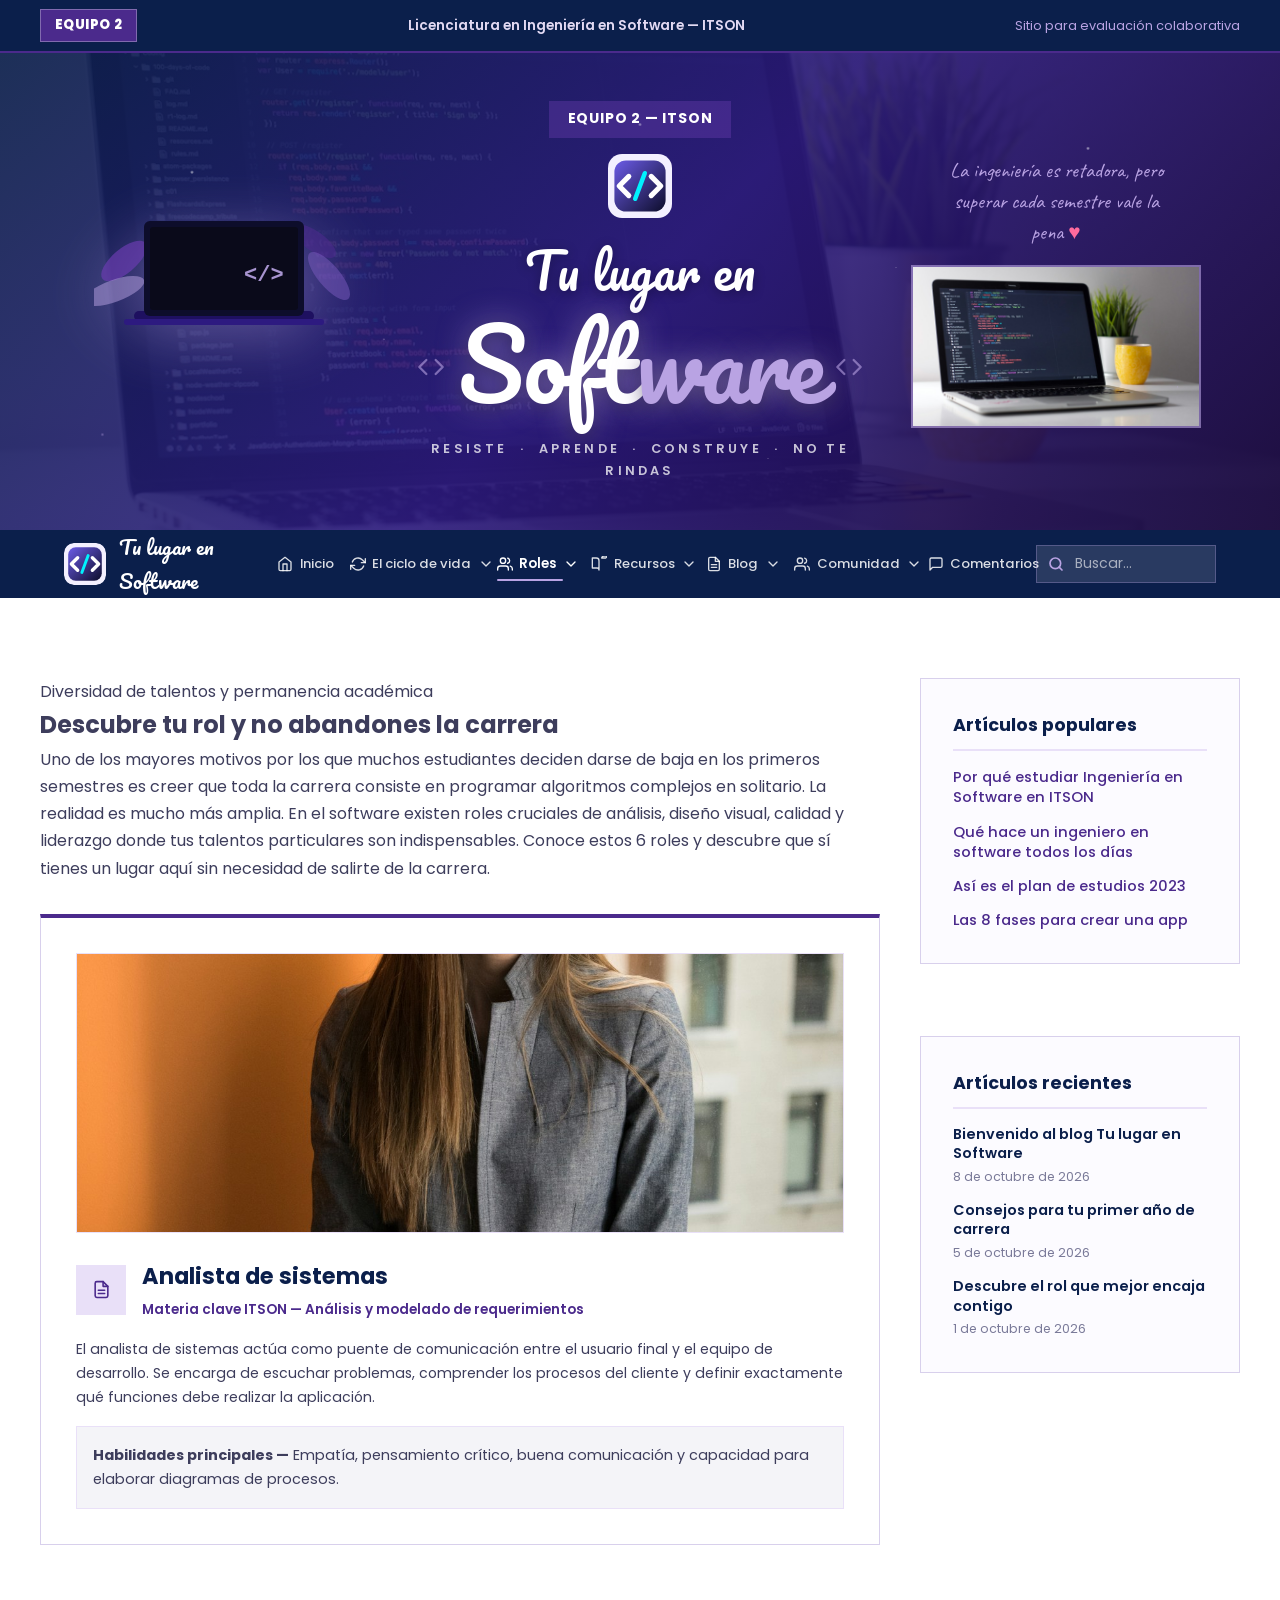
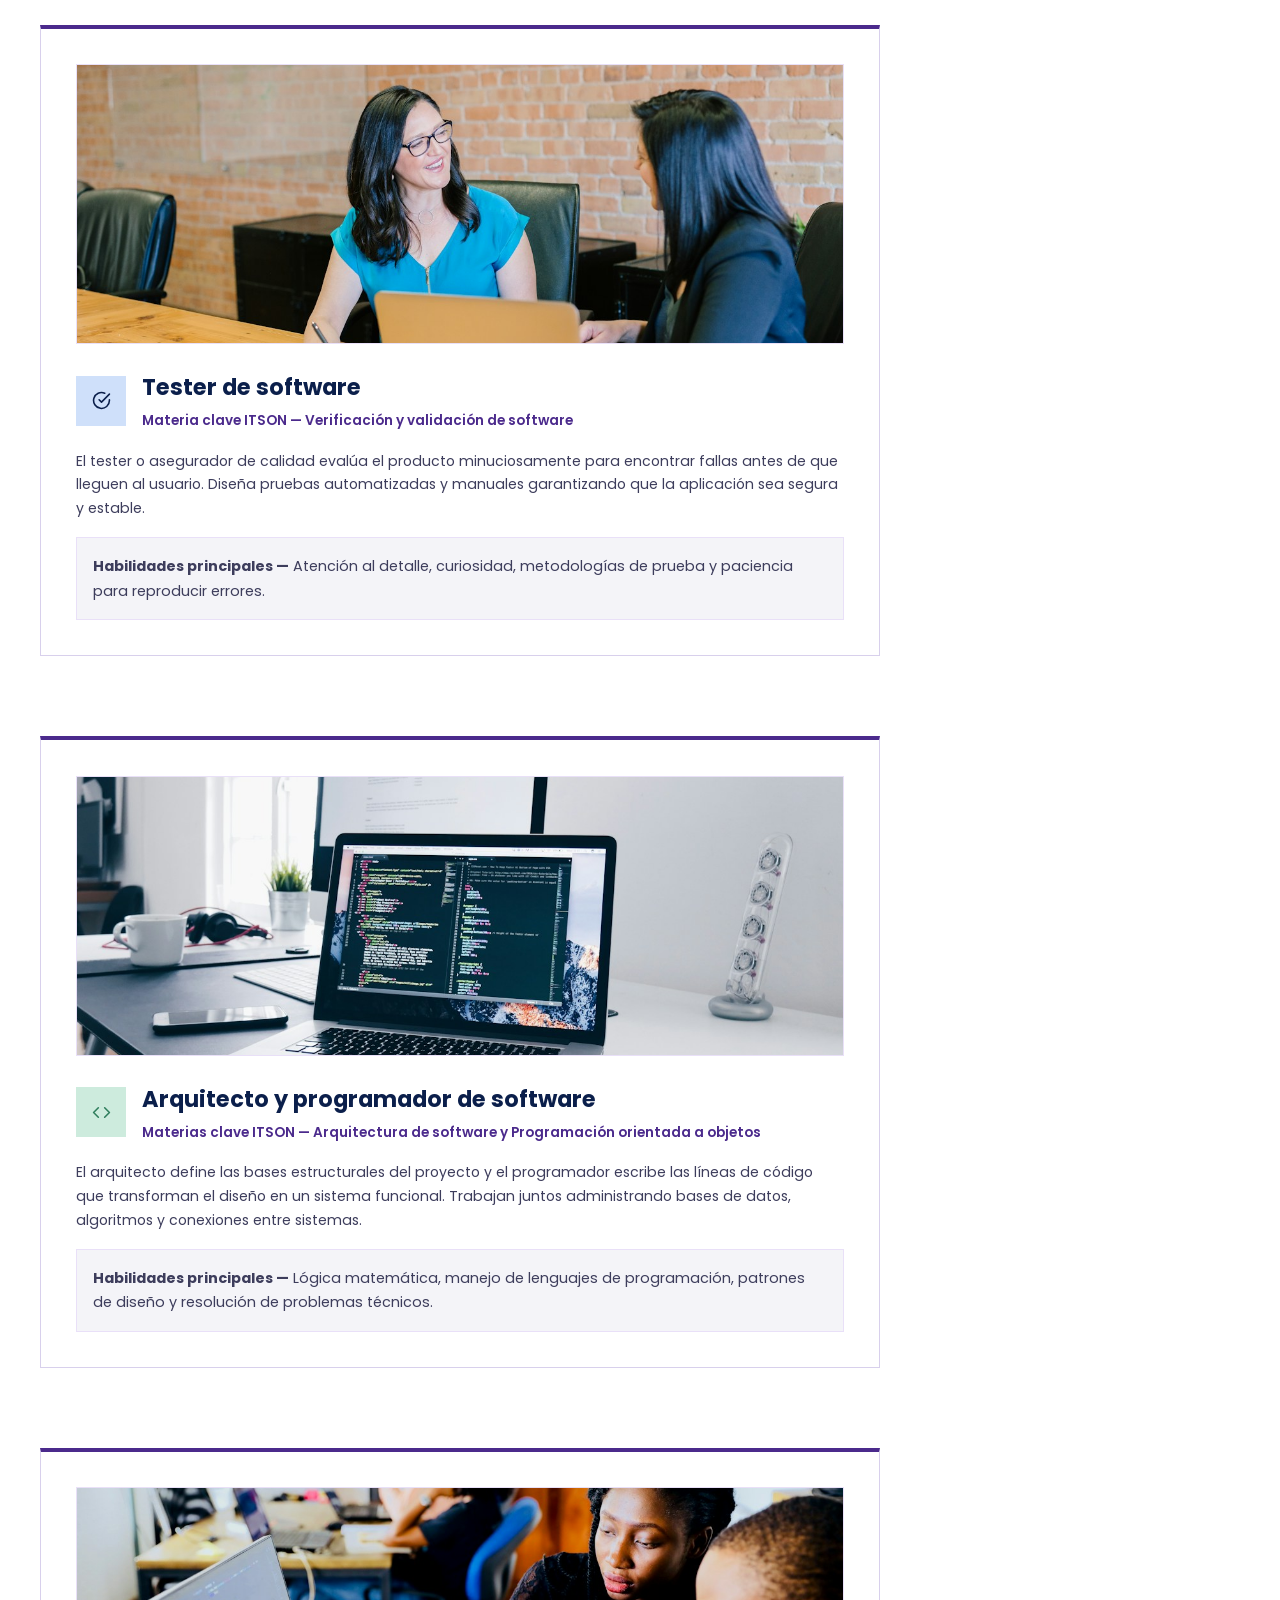
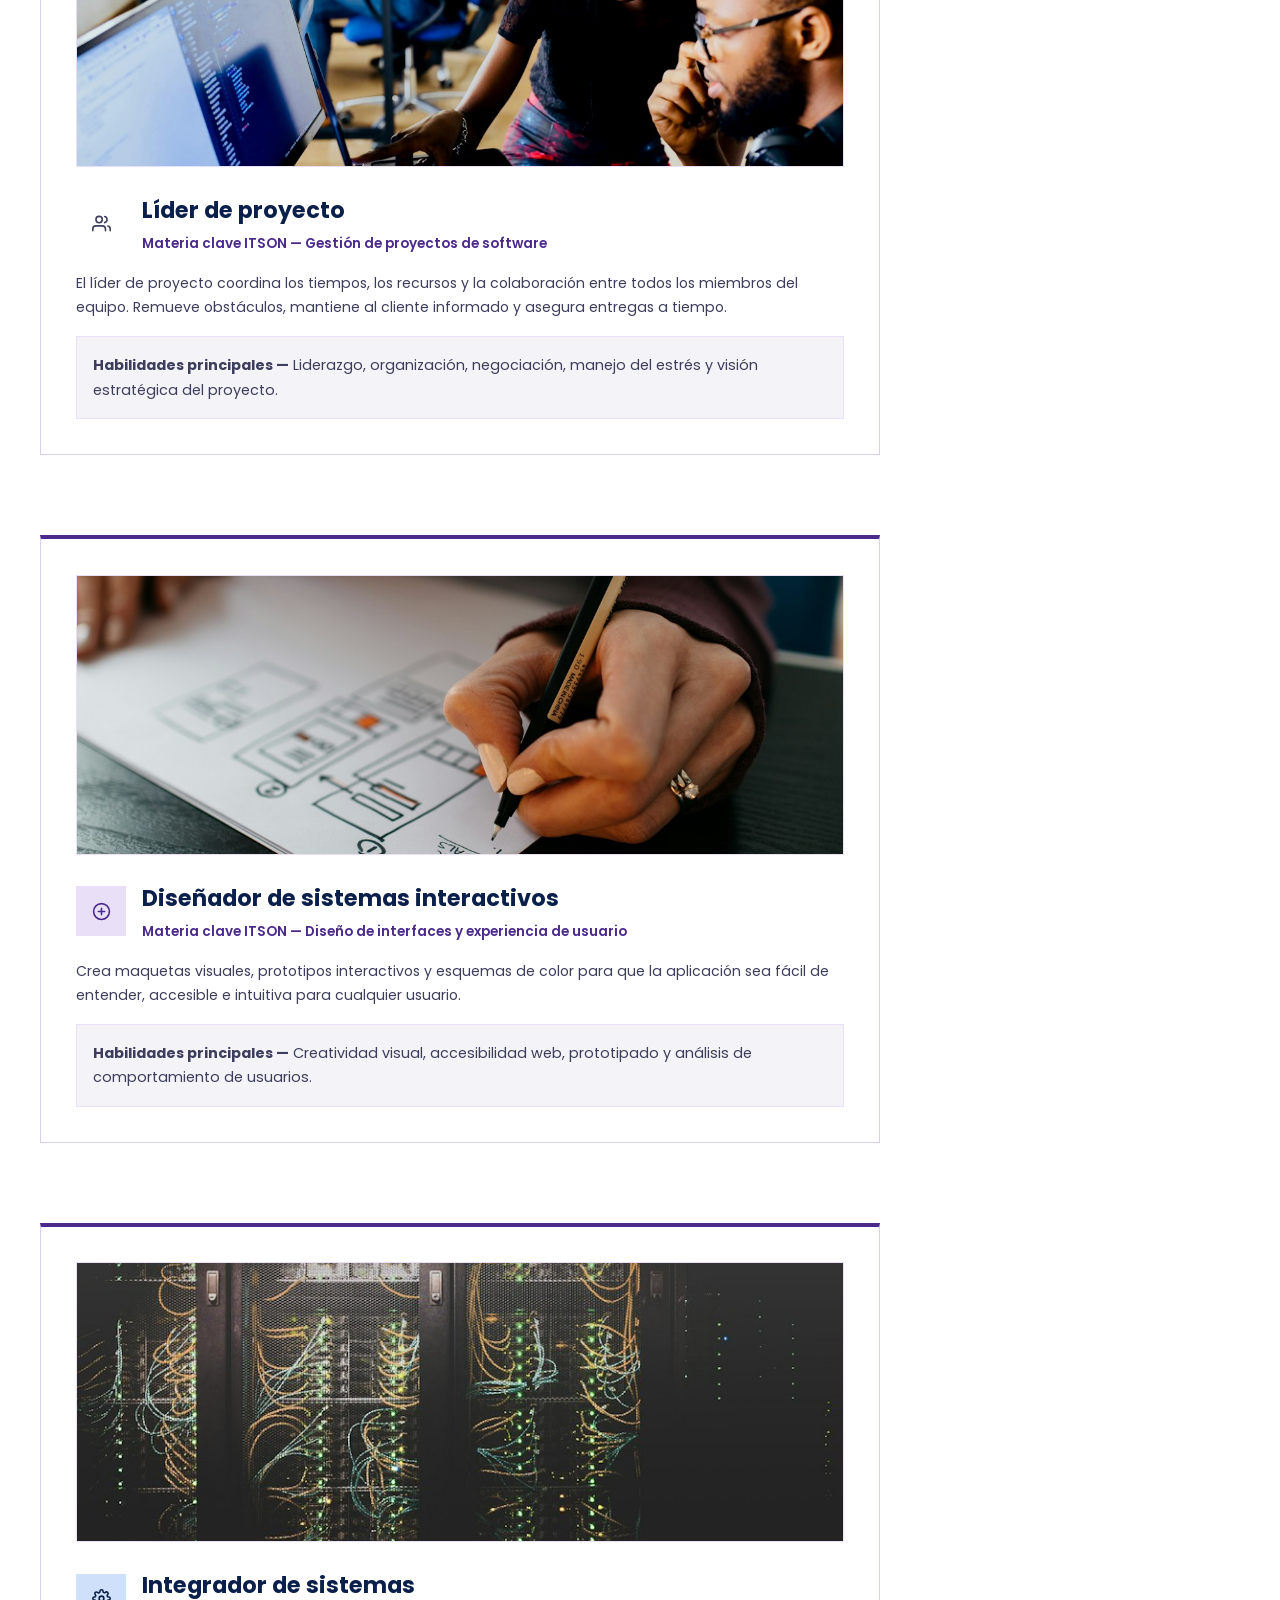
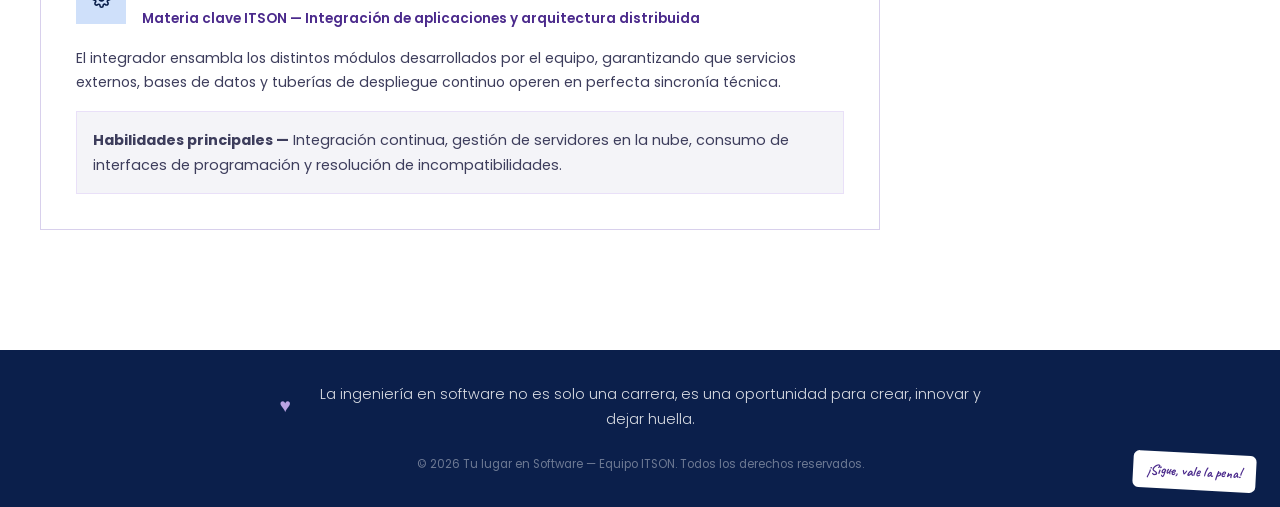
<file: roles.html>
<!DOCTYPE html>
<html lang="es">

<head>
  <!-- =====================================================
       Tu lugar en Software — Roles del equipo de desarrollo
       Blog educativo — Equipo ITSON
       ===================================================== -->
  <meta charset="UTF-8" />
  <meta name="viewport" content="width=device-width, initial-scale=1.0" />
  <title>Roles del equipo de desarrollo | Tu lugar en Software — ITSON</title>
  <meta name="description"
    content="Descubre los 6 roles principales en ingeniería en software y encuentra tu fortaleza sin abandonar la carrera. Hay un lugar para tu talento en ITSON." />
  <link rel="icon" type="image/svg+xml" href="img/logo.svg" />
  <link rel="stylesheet" href="css/estilos.css" />
</head>

<body>

<!-- Barra de equipo ITSON -->
  <div class="barra-equipo-top">
    <div class="contenedor-barra-equipo">
      <span class="badge-equipo-pill">Equipo 2</span>
      <span class="equipo-institucion">Licenciatura en Ingeniería en Software — ITSON</span>
      <span class="equipo-evaluacion">Sitio para evaluación colaborativa</span>
    </div>
  </div>

  <!-- HERO / CABECERA -->
  <header class="hero" role="banner">
    <div class="hero-grid">
      <div class="hero-izq" aria-hidden="true">
        <svg class="laptop-svg" viewBox="0 0 260 220" xmlns="http://www.w3.org/2000/svg">
          <ellipse cx="30" cy="80" rx="28" ry="12" fill="#6A3DAF" opacity="0.7" transform="rotate(-40 30 80)"/>
          <ellipse cx="20" cy="110" rx="32" ry="11" fill="#B9A3E3" opacity="0.5" transform="rotate(-20 20 110)"/>
          <ellipse cx="220" cy="60" rx="26" ry="10" fill="#4B2A8C" opacity="0.6" transform="rotate(35 220 60)"/>
          <ellipse cx="235" cy="95" rx="30" ry="11" fill="#7C5CBF" opacity="0.5" transform="rotate(50 235 95)"/>
          <rect x="40" y="130" width="180" height="10" rx="5" fill="#1E1060"/>
          <rect x="30" y="138" width="200" height="6" rx="3" fill="#2D1A80"/>
          <rect x="50" y="40" width="160" height="95" rx="6" fill="#0D0D2B"/>
          <rect x="56" y="46" width="148" height="83" rx="3" fill="#0A0A1A"/>
          <text x="150" y="100" font-family="monospace" font-size="22" fill="#B9A3E3" opacity="0.9" font-weight="bold">&lt;/&gt;</text>
        </svg>
      </div>

      <div class="hero-centro">
        <div class="badge-equipo-hero">Equipo 2 — ITSON</div>
        <a href="index.html" class="logo-link-hero" aria-label="Ir a la página de inicio">
          <img src="img/logo.svg" alt="Logotipo Tu lugar en Software" width="64" height="64" style="margin: 0 auto 0.8rem auto; display: block;" />
        </a>
        <p class="hero-titulo-top">Tu lugar en</p>
        <div class="hero-codigo-deco">
          <svg class="icono-codigo" width="28" height="28" viewBox="0 0 24 24" fill="none" stroke="rgba(185,163,227,0.6)" stroke-width="2" stroke-linecap="round" stroke-linejoin="round" aria-hidden="true">
            <polyline points="16 18 22 12 16 6"/><polyline points="8 6 2 12 8 18"/>
          </svg>
          <span class="hero-titulo-main">Soft<span class="acento-lila">ware</span></span>
          <svg class="icono-codigo" width="28" height="28" viewBox="0 0 24 24" fill="none" stroke="rgba(185,163,227,0.6)" stroke-width="2" stroke-linecap="round" stroke-linejoin="round" aria-hidden="true">
            <polyline points="16 18 22 12 16 6"/><polyline points="8 6 2 12 8 18"/>
          </svg>
        </div>
        <p class="hero-lema">RESISTE &nbsp;·&nbsp; APRENDE &nbsp;·&nbsp; CONSTRUYE &nbsp;·&nbsp; NO TE RINDAS</p>
      </div>

      <div class="hero-der" aria-hidden="true">
        <p class="hero-frase">La ingeniería es retadora, pero superar cada semestre vale la pena <span class="corazon">♥</span></p>
        <img src="img/header-desarrollador.jpg" alt="Mesa de trabajo de programación y desarrollo de software" class="header-img-desarrollador" />
      </div>
    </div>
  </header>

  <!-- BARRA DE NAVEGACIÓN -->
  <nav class="barra-nav" aria-label="Navegación principal">
    <div class="nav-contenedor">
      <a href="index.html" class="nav-marca">
        <img src="img/logo.svg" alt="Logotipo Tu lugar en Software" class="logo-header-img" />
        <span class="nav-marca-texto">Tu lugar en Software</span>
      </a>

      <button class="btn-hamburguesa" id="btn-hamburguesa" aria-controls="nav-lista-principal" aria-expanded="false" aria-label="Abrir menú de navegación">
        <span></span><span></span><span></span>
      </button>

      <ul class="nav-lista" id="nav-lista-principal" role="list">
        <li>
          <a href="index.html">
            <svg viewBox="0 0 24 24" fill="none" stroke="currentColor" stroke-width="2" stroke-linecap="round" stroke-linejoin="round" aria-hidden="true"><path d="M3 9l9-7 9 7v11a2 2 0 0 1-2 2H5a2 2 0 0 1-2-2z"/><polyline points="9 22 9 12 15 12 15 22"/></svg>
            Inicio
          </a>
        </li>

        <li class="nav-item-has-submenu">
          <a href="ciclo-de-vida.html" class="nav-link-padre">
            <svg viewBox="0 0 24 24" fill="none" stroke="currentColor" stroke-width="2" stroke-linecap="round" stroke-linejoin="round" aria-hidden="true"><polyline points="23 4 23 10 17 10"/><polyline points="1 20 1 14 7 14"/><path d="M3.51 9a9 9 0 0 1 14.85-3.36L23 10M1 14l4.64 4.36A9 9 0 0 0 20.49 15"/></svg>
            El ciclo de vida
            <svg class="icono-flecha-sub" viewBox="0 0 24 24" fill="none" stroke="currentColor" stroke-width="2" stroke-linecap="round" stroke-linejoin="round" aria-hidden="true"><polyline points="6 9 12 15 18 9"></polyline></svg>
          </a>
          <button type="button" class="btn-toggle-sub" aria-label="Desplegar submenú El ciclo de vida" aria-expanded="false">▾</button>
          <ul class="nav-submenu">
            <li><a href="ciclo-de-vida.html#que-es">Qué es</a></li>
            <li><a href="ciclo-de-vida.html#curricular">Marco curricular</a></li>
            <li><a href="ciclo-de-vida.html#fases">Las 8 fases</a></li>
            <li><a href="ciclo-de-vida.html#ventajas-desventajas">Ventajas y desventajas</a></li>
            <li><a href="ciclo-de-vida.html#conclusiones-roles">Conclusiones por rol</a></li>
            <li><a href="ciclo-de-vida.html#quiz-seccion">Quiz</a></li>
          </ul>
        </li>

        <li class="nav-item-has-submenu">
          <a href="roles.html" class="activo nav-link-padre" aria-current="page">
            <svg viewBox="0 0 24 24" fill="none" stroke="currentColor" stroke-width="2" stroke-linecap="round" stroke-linejoin="round" aria-hidden="true"><path d="M17 21v-2a4 4 0 0 0-4-4H5a4 4 0 0 0-4 4v2"/><circle cx="9" cy="7" r="4"/><path d="M23 21v-2a4 4 0 0 0-3-3.87"/><path d="M16 3.13a4 4 0 0 1 0 7.75"/></svg>
            Roles
            <svg class="icono-flecha-sub" viewBox="0 0 24 24" fill="none" stroke="currentColor" stroke-width="2" stroke-linecap="round" stroke-linejoin="round" aria-hidden="true"><polyline points="6 9 12 15 18 9"></polyline></svg>
          </a>
          <button type="button" class="btn-toggle-sub" aria-label="Desplegar submenú Roles" aria-expanded="false">▾</button>
          <ul class="nav-submenu">
            <li><a href="roles.html#analista">Analista de sistemas</a></li>
            <li><a href="roles.html#tester">Tester</a></li>
            <li><a href="roles.html#arquitecto-programador">Arquitecto y programador</a></li>
            <li><a href="roles.html#lider">Líder de proyecto</a></li>
            <li><a href="roles.html#disenador">Diseñador</a></li>
            <li><a href="roles.html#integrador">Integrador</a></li>
          </ul>
        </li>

        <li class="nav-item-has-submenu">
          <a href="recursos.html" class="nav-link-padre">
            <svg viewBox="0 0 24 24" fill="none" stroke="currentColor" stroke-width="2" stroke-linecap="round" stroke-linejoin="round" aria-hidden="true"><path d="M2 3h6a4 4 0 0 1 4 4v14a3 3 0 0 0-3-3H2z"/><path d="M22 3h-6a4 4 0 0 1 3-3h7z"/></svg>
            Recursos
            <svg class="icono-flecha-sub" viewBox="0 0 24 24" fill="none" stroke="currentColor" stroke-width="2" stroke-linecap="round" stroke-linejoin="round" aria-hidden="true"><polyline points="6 9 12 15 18 9"></polyline></svg>
          </a>
          <button type="button" class="btn-toggle-sub" aria-label="Desplegar submenú Recursos" aria-expanded="false">▾</button>
          <ul class="nav-submenu">
            <li><a href="recursos.html#plan-estudios">Plan de estudios</a></li>
            <li><a href="recursos.html#materias-semestre">Materias por semestre</a></li>
            <li><a href="recursos.html#requisitos-titulacion">Requisitos de titulación</a></li>
            <li><a href="recursos.html#mapa-curricular">Mapa curricular</a></li>
          </ul>
        </li>

        <li class="nav-item-has-submenu">
          <a href="blog.html" class="nav-link-padre">
            <svg viewBox="0 0 24 24" fill="none" stroke="currentColor" stroke-width="2" stroke-linecap="round" stroke-linejoin="round" aria-hidden="true"><path d="M14 2H6a2 2 0 0 0-2 2v16a2 2 0 0 0 2 2h12a2 2 0 0 0 2-2V8z"/><polyline points="14 2 14 8 20 8"/><line x1="16" y1="13" x2="8" y2="13"/><line x1="16" y1="17" x2="8" y2="17"/></svg>
            Blog
            <svg class="icono-flecha-sub" viewBox="0 0 24 24" fill="none" stroke="currentColor" stroke-width="2" stroke-linecap="round" stroke-linejoin="round" aria-hidden="true"><polyline points="6 9 12 15 18 9"></polyline></svg>
          </a>
          <button type="button" class="btn-toggle-sub" aria-label="Desplegar submenú Blog" aria-expanded="false">▾</button>
          <ul class="nav-submenu">
            <li><a href="blog.html#itson-carrera">ITSON y la carrera</a></li>
            <li><a href="blog.html#como-nace-app">Cómo nace una app</a></li>
            <li><a href="blog.html#aprende-semestre">Aprende semestre a semestre</a></li>
          </ul>
        </li>

        <li class="nav-item-has-submenu">
          <a href="comunidad.html" class="nav-link-padre">
            <svg viewBox="0 0 24 24" fill="none" stroke="currentColor" stroke-width="2" stroke-linecap="round" stroke-linejoin="round" aria-hidden="true"><path d="M17 21v-2a4 4 0 0 0-4-4H5a4 4 0 0 0-4 4v2"/><circle cx="9" cy="7" r="4"/><path d="M23 21v-2a4 4 0 0 0-3-3.87"/><path d="M16 3.13a4 4 0 0 1 0 7.75"/></svg>
            Comunidad
            <svg class="icono-flecha-sub" viewBox="0 0 24 24" fill="none" stroke="currentColor" stroke-width="2" stroke-linecap="round" stroke-linejoin="round" aria-hidden="true"><polyline points="6 9 12 15 18 9"></polyline></svg>
          </a>
          <button type="button" class="btn-toggle-sub" aria-label="Desplegar submenú Comunidad" aria-expanded="false">▾</button>
          <ul class="nav-submenu">
            <li><a href="comunidad.html#voces-invitadas">Voces invitadas</a></li>
            <li><a href="comunidad.html#comentarios-generales">Muro de comentarios</a></li>
            <li><a href="comunidad.html#equipo-desarrollo">Equipo creador</a></li>
          </ul>
        </li>

        <!-- Apartado directo para comentarios (evaluación ágil) -->
        <li>
          <a href="comunidad.html#comentarios-generales">
            <svg viewBox="0 0 24 24" fill="none" stroke="currentColor" stroke-width="2" stroke-linecap="round" stroke-linejoin="round" aria-hidden="true">
              <path d="M21 15a2 2 0 0 1-2 2H7l-4 4V5a2 2 0 0 1 2-2h14a2 2 0 0 1 2 2z"></path>
            </svg>
            Comentarios
          </a>
        </li>
      </ul>

      <!-- Búsqueda -->
      <div class="busqueda-contenedor">
        <button type="button" class="btn-buscar-toggle" id="btn-buscar-toggle" aria-label="Abrir campo de búsqueda">
          <svg width="20" height="20" viewBox="0 0 24 24" fill="none" stroke="currentColor" stroke-width="2.5" stroke-linecap="round" stroke-linejoin="round" aria-hidden="true">
            <circle cx="11" cy="11" r="8"></circle>
            <line x1="21" y1="21" x2="16.65" y2="16.65"></line>
          </svg>
        </button>
        <form class="busqueda-form" role="search" onsubmit="return false;">
          <label for="input-busqueda-global" class="visually-hidden">Buscar en el blog</label>
          <svg class="icono-lupa-busqueda" width="16" height="16" viewBox="0 0 24 24" fill="none" stroke="currentColor" stroke-width="2.5" stroke-linecap="round" stroke-linejoin="round" aria-hidden="true">
            <circle cx="11" cy="11" r="8"></circle>
            <line x1="21" y1="21" x2="16.65" y2="16.65"></line>
          </svg>
          <input type="search" id="input-busqueda-global" class="input-busqueda-global" placeholder="Buscar..." autocomplete="off" aria-expanded="false" aria-controls="panel-busqueda-resultados" />
          <div id="panel-busqueda-resultados" class="panel-busqueda-resultados" role="region" aria-live="polite"></div>
        </form>
      </div>
    </div>
  </nav>

  <!-- CONTENIDO EN 2 COLUMNAS -->
  <main id="contenido-principal" class="contenedor seccion">
    <div class="layout-con-sidebar">

      <!-- Columna Principal de Contenido (~70%) -->
      <div class="columna-principal">

        <section class="reveal">
          <div class="encabezado-seccion">
            <p class="subtitulo-seccion">Diversidad de talentos y permanencia académica</p>
            <h1 class="titulo-seccion">Descubre tu rol y no abandones la carrera</h1>
            <p class="intro-texto">
              Uno de los mayores motivos por los que muchos estudiantes deciden darse de baja en los primeros semestres es creer que toda la carrera consiste en programar algoritmos complejos en solitario. La realidad es mucho más amplia. En el software existen roles cruciales de análisis, diseño visual, calidad y liderazgo donde tus talentos particulares son indispensables. Conoce estos 6 roles y descubre que sí tienes un lugar aquí sin necesidad de salirte de la carrera.
            </p>
          </div>

        </section>

        <!-- GRID DE ROLES CON ANCLAS REQUERIDAS -->
        <div class="roles-grid" style="display: grid; grid-template-columns: 1fr; gap: 2.5rem; margin-top: 2rem;">

          <!-- Rol 1: Analista -->
          <article class="rol-card reveal" id="analista">
            <img src="img/rol-analista.jpg" alt="Analista de sistemas colaborando en requerimientos de software" class="rol-img-banner" loading="lazy" />
            <div style="display: flex; align-items: center; gap: 1rem; margin-bottom: 1rem;">
              <div class="icono-circulo ic-lila" style="width: 50px; height: 50px;" aria-hidden="true">
                <svg viewBox="0 0 24 24" fill="none" stroke="currentColor" stroke-width="2" stroke-linecap="round" stroke-linejoin="round"><path d="M14 2H6a2 2 0 0 0-2 2v16a2 2 0 0 0 2 2h12a2 2 0 0 0 2-2V8z"/><polyline points="14 2 14 8 20 8"/><line x1="16" y1="13" x2="8" y2="13"/><line x1="16" y1="17" x2="8" y2="17"/></svg>
              </div>
              <div>
                <h2 style="font-size: 1.4rem; color: var(--azul-marino);">Analista de sistemas</h2>
                <span style="font-size: 0.85rem; color: var(--morado-profundo); font-weight: 600;">Materia clave ITSON — Análisis y modelado de requerimientos</span>
              </div>
            </div>
            <p style="margin-bottom: 1rem;">
              El analista de sistemas actúa como puente de comunicación entre el usuario final y el equipo de desarrollo. Se encarga de escuchar problemas, comprender los procesos del cliente y definir exactamente qué funciones debe realizar la aplicación.
            </p>
            <div style="background: var(--gris-suave); padding: 1rem; border-radius: var(--radio); font-size: 0.9rem; border: 1px solid var(--lila-claro);">
              <strong>Habilidades principales —</strong> Empatía, pensamiento crítico, buena comunicación y capacidad para elaborar diagramas de procesos.
            </div>
          </article>

          <!-- Rol 2: Tester -->
          <article class="rol-card reveal" id="tester">
            <img src="img/rol-tester.jpg" alt="Ingeniero de pruebas validando calidad del sistema" class="rol-img-banner" loading="lazy" />
            <div style="display: flex; align-items: center; gap: 1rem; margin-bottom: 1rem;">
              <div class="icono-circulo ic-azul" style="width: 50px; height: 50px;" aria-hidden="true">
                <svg viewBox="0 0 24 24" fill="none" stroke="currentColor" stroke-width="2" stroke-linecap="round" stroke-linejoin="round"><path d="M22 11.08V12a10 10 0 1 1-5.93-9.14"/><polyline points="22 4 12 14.01 9 11.01"/></svg>
              </div>
              <div>
                <h2 style="font-size: 1.4rem; color: var(--azul-marino);">Tester de software</h2>
                <span style="font-size: 0.85rem; color: var(--morado-profundo); font-weight: 600;">Materia clave ITSON — Verificación y validación de software</span>
              </div>
            </div>
            <p style="margin-bottom: 1rem;">
              El tester o asegurador de calidad evalúa el producto minuciosamente para encontrar fallas antes de que lleguen al usuario. Diseña pruebas automatizadas y manuales garantizando que la aplicación sea segura y estable.
            </p>
            <div style="background: var(--gris-suave); padding: 1rem; border-radius: var(--radio); font-size: 0.9rem; border: 1px solid var(--lila-claro);">
              <strong>Habilidades principales —</strong> Atención al detalle, curiosidad, metodologías de prueba y paciencia para reproducir errores.
            </div>
          </article>

          <!-- Rol 3: Arquitecto y Programador -->
          <article class="rol-card reveal" id="arquitecto-programador">
            <img src="img/rol-programador.jpg" alt="Programador y arquitecto de software desarrollando soluciones" class="rol-img-banner" loading="lazy" />
            <div style="display: flex; align-items: center; gap: 1rem; margin-bottom: 1rem;">
              <div class="icono-circulo ic-verde" style="width: 50px; height: 50px;" aria-hidden="true">
                <svg viewBox="0 0 24 24" fill="none" stroke="currentColor" stroke-width="2" stroke-linecap="round" stroke-linejoin="round"><polyline points="16 18 22 12 16 6"/><polyline points="8 6 2 12 8 18"/></svg>
              </div>
              <div>
                <h2 style="font-size: 1.4rem; color: var(--azul-marino);">Arquitecto y programador de software</h2>
                <span style="font-size: 0.85rem; color: var(--morado-profundo); font-weight: 600;">Materias clave ITSON — Arquitectura de software y Programación orientada a objetos</span>
              </div>
            </div>
            <p style="margin-bottom: 1rem;">
              El arquitecto define las bases estructurales del proyecto y el programador escribe las líneas de código que transforman el diseño en un sistema funcional. Trabajan juntos administrando bases de datos, algoritmos y conexiones entre sistemas.
            </p>
            <div style="background: var(--gris-suave); padding: 1rem; border-radius: var(--radio); font-size: 0.9rem; border: 1px solid var(--lila-claro);">
              <strong>Habilidades principales —</strong> Lógica matemática, manejo de lenguajes de programación, patrones de diseño y resolución de problemas técnicos.
            </div>
          </article>

          <!-- Rol 4: Líder de Proyecto -->
          <article class="rol-card reveal" id="lider">
            <img src="img/rol-lider.jpg" alt="Líder de proyecto guiando al equipo tecnológico" class="rol-img-banner" loading="lazy" />
            <div style="display: flex; align-items: center; gap: 1rem; margin-bottom: 1rem;">
              <div class="icono-circulo ic-rosa" style="width: 50px; height: 50px;" aria-hidden="true">
                <svg viewBox="0 0 24 24" fill="none" stroke="currentColor" stroke-width="2" stroke-linecap="round" stroke-linejoin="round"><path d="M17 21v-2a4 4 0 0 0-4-4H5a4 4 0 0 0-4 4v2"/><circle cx="9" cy="7" r="4"/><path d="M23 21v-2a4 4 0 0 0-3-3.87"/><path d="M16 3.13a4 4 0 0 1 0 7.75"/></svg>
              </div>
              <div>
                <h2 style="font-size: 1.4rem; color: var(--azul-marino);">Líder de proyecto</h2>
                <span style="font-size: 0.85rem; color: var(--morado-profundo); font-weight: 600;">Materia clave ITSON — Gestión de proyectos de software</span>
              </div>
            </div>
            <p style="margin-bottom: 1rem;">
              El líder de proyecto coordina los tiempos, los recursos y la colaboración entre todos los miembros del equipo. Remueve obstáculos, mantiene al cliente informado y asegura entregas a tiempo.
            </p>
            <div style="background: var(--gris-suave); padding: 1rem; border-radius: var(--radio); font-size: 0.9rem; border: 1px solid var(--lila-claro);">
              <strong>Habilidades principales —</strong> Liderazgo, organización, negociación, manejo del estrés y visión estratégica del proyecto.
            </div>
          </article>

          <!-- Rol 5: Diseñador UI/UX -->
          <article class="rol-card reveal" id="disenador">
            <img src="img/rol-disenador.jpg" alt="Diseñador de interfaces creando prototipos interactivos" class="rol-img-banner" loading="lazy" />
            <div style="display: flex; align-items: center; gap: 1rem; margin-bottom: 1rem;">
              <div class="icono-circulo ic-lila" style="width: 50px; height: 50px;" aria-hidden="true">
                <svg viewBox="0 0 24 24" fill="none" stroke="currentColor" stroke-width="2" stroke-linecap="round" stroke-linejoin="round"><circle cx="12" cy="12" r="10"/><path d="M12 8v8M8 12h8"/></svg>
              </div>
              <div>
                <h2 style="font-size: 1.4rem; color: var(--azul-marino);">Diseñador de sistemas interactivos</h2>
                <span style="font-size: 0.85rem; color: var(--morado-profundo); font-weight: 600;">Materia clave ITSON — Diseño de interfaces y experiencia de usuario</span>
              </div>
            </div>
            <p style="margin-bottom: 1rem;">
              Crea maquetas visuales, prototipos interactivos y esquemas de color para que la aplicación sea fácil de entender, accesible e intuitiva para cualquier usuario.
            </p>
            <div style="background: var(--gris-suave); padding: 1rem; border-radius: var(--radio); font-size: 0.9rem; border: 1px solid var(--lila-claro);">
              <strong>Habilidades principales —</strong> Creatividad visual, accesibilidad web, prototipado y análisis de comportamiento de usuarios.
            </div>
          </article>

          <!-- Rol 6: Integrador -->
          <article class="rol-card reveal" id="integrador">
            <img src="img/rol-integrador.jpg" alt="Integrador de sistemas y especialista en despliegues" class="rol-img-banner" loading="lazy" />
            <div style="display: flex; align-items: center; gap: 1rem; margin-bottom: 1rem;">
              <div class="icono-circulo ic-azul" style="width: 50px; height: 50px;" aria-hidden="true">
                <svg viewBox="0 0 24 24" fill="none" stroke="currentColor" stroke-width="2" stroke-linecap="round" stroke-linejoin="round"><circle cx="12" cy="12" r="3"/><path d="M19.4 15a1.65 1.65 0 0 0 .33 1.82l.06.06a2 2 0 0 1 0 2.83 2 2 0 0 1-2.83 0l-.06-.06a1.65 1.65 0 0 0-1.82-.33 1.65 1.65 0 0 0-1 1.51V21a2 2 0 0 1-2 2 2 2 0 0 1-2-2v-.09A1.65 1.65 0 0 0 9 19.4a1.65 1.65 0 0 0-1.82.33l-.06.06a2 2 0 0 1-2.83 0 2 2 0 0 1 0-2.83l.06-.06a1.65 1.65 0 0 0 .33-1.82 1.65 1.65 0 0 0-1.51-1H3a2 2 0 0 1-2-2 2 2 0 0 1 2-2h.09A1.65 1.65 0 0 0 4.6 9a1.65 1.65 0 0 0-.33-1.82l-.06-.06a2 2 0 0 1 0-2.83 2 2 0 0 1 2.83 0l.06.06a1.65 1.65 0 0 0 1.82.33H9a1.65 1.65 0 0 0 1-1.51V3a2 2 0 0 1 2-2 2 2 0 0 1 2 2v.09a1.65 1.65 0 0 0 1 1.51 1.65 1.65 0 0 0 1.82-.33l.06-.06a2 2 0 0 1 2.83 0 2 2 0 0 1 0 2.83l-.06.06a1.65 1.65 0 0 0-.33 1.82V9a1.65 1.65 0 0 0 1.51 1H21a2 2 0 0 1 2 2 2 2 0 0 1-2 2h-.09a1.65 1.65 0 0 0-1.51 1z"/></svg>
              </div>
              <div>
                <h2 style="font-size: 1.4rem; color: var(--azul-marino);">Integrador de sistemas</h2>
                <span style="font-size: 0.85rem; color: var(--morado-profundo); font-weight: 600;">Materia clave ITSON — Integración de aplicaciones y arquitectura distribuida</span>
              </div>
            </div>
            <p style="margin-bottom: 1rem;">
              El integrador ensambla los distintos módulos desarrollados por el equipo, garantizando que servicios externos, bases de datos y tuberías de despliegue continuo operen en perfecta sincronía técnica.
            </p>
            <div style="background: var(--gris-suave); padding: 1rem; border-radius: var(--radio); font-size: 0.9rem; border: 1px solid var(--lila-claro);">
              <strong>Habilidades principales —</strong> Integración continua, gestión de servidores en la nube, consumo de interfaces de programación y resolución de incompatibilidades.
            </div>
          </article>

        </div>

      </div>

      <!-- Barra Lateral Derecha (~30%) -->
      <aside class="sidebar-derecha" aria-label="Barra lateral informativa">

        <div class="bloque-sidebar">
          <h3 class="titulo-bloque-sidebar">Artículos populares</h3>
          <ul class="lista-sidebar">
            <li class="item-sidebar-pop">
              <a href="blog.html#itson-carrera">Por qué estudiar Ingeniería en Software en ITSON</a>
            </li>
            <li class="item-sidebar-pop">
              <a href="roles.html#analista">Qué hace un ingeniero en software todos los días</a>
            </li>
            <li class="item-sidebar-pop">
              <a href="recursos.html#plan-estudios">Así es el plan de estudios 2023</a>
            </li>
            <li class="item-sidebar-pop">
              <a href="ciclo-de-vida.html#fases">Las 8 fases para crear una app</a>
            </li>
          </ul>
        </div>

        <div class="bloque-sidebar">
          <h3 class="titulo-bloque-sidebar">Artículos recientes</h3>
          <ul class="lista-sidebar">
            <li class="item-sidebar-rec">
              <a href="blog.html#itson-carrera">Bienvenido al blog Tu lugar en Software</a>
              <span class="fecha-sidebar-rec">8 de octubre de 2026</span>
            </li>
            <li class="item-sidebar-rec">
              <a href="blog.html#aprende-semestre">Consejos para tu primer año de carrera</a>
              <span class="fecha-sidebar-rec">5 de octubre de 2026</span>
            </li>
            <li class="item-sidebar-rec">
              <a href="roles.html#analista">Descubre el rol que mejor encaja contigo</a>
              <span class="fecha-sidebar-rec">1 de octubre de 2026</span>
            </li>
          </ul>
        </div>

      </aside>

    </div>
  </main>

  <!-- PIE DE PÁGINA -->
  <footer class="pie" role="contentinfo">
    <div class="pie-contenido">
      <span class="pie-corazon" aria-hidden="true">♥</span>
      <p class="pie-frase">
        La ingeniería en software no es solo una carrera, es una oportunidad para crear, innovar y dejar huella.
      </p>
    </div>
    <p class="pie-copy">© 2026 Tu lugar en Software — Equipo ITSON. Todos los derechos reservados.</p>
    <span class="pie-sticker" aria-hidden="true">¡Sigue, vale la pena!</span>
  </footer>

  <button id="btn-arriba" aria-label="Volver al inicio de la página">
    <svg viewBox="0 0 24 24" fill="none" stroke="currentColor" stroke-width="2.5" stroke-linecap="round" stroke-linejoin="round" aria-hidden="true">
      <polyline points="18 15 12 9 6 15" />
    </svg>
  </button>

  <script src="js/script.js"></script>
  <script src="js/busqueda.js"></script>
</body>

</html>
</file>
<file: css/estilos.css>
/* =====================================================
   ESTILOS.CSS — Tu lugar en Software
   Blog educativo del equipo ITSON
   ===================================================== */

/* --- Importación de fuentes de Google --- */
@import url('https://fonts.googleapis.com/css2?family=Pacifico&family=Caveat:wght@400;600;700&family=Poppins:wght@300;400;500;600;700&display=swap');

/* =====================================================
   VARIABLES DE DISEÑO (TOKENS)
   ===================================================== */
:root {
  /* Paleta de colores */
  --azul-marino:      #0B1F4B;
  --morado-profundo:  #4B2A8C;
  --lila:             #B9A3E3;
  --lila-claro:       #E9E0F8;
  --azul-pastel:      #CFE0FA;
  --verde-menta:      #CDEBDD;
  --blanco:           #FFFFFF;
  --gris-texto:       #3D3D5C;
  --gris-suave:       #F4F4F8;
  --sombra-lila:      transparent;
  --sombra-oscura:    transparent;

  /* Gradiente principal */
  --gradiente-hero: linear-gradient(135deg, #0B1F4B 0%, #1E1060 40%, #4B2A8C 100%);
  --gradiente-lila: linear-gradient(135deg, #B9A3E3, #7C5CBF);

  /* Tipografías */
  --fuente-script:  'Pacifico', 'Segoe Script', cursive;
  --fuente-mano:    'Caveat', cursive;
  --fuente-cuerpo:  'Poppins', 'Segoe UI', sans-serif;

  /* Espaciado y estilo de tarjetas cuadradas sin sombras */
  --radio:          0px;
  --radio-grande:   0px;
  --radio-completo: 0px;
  --sombra-card:    none;
  --sombra-hover:   none;

  /* Transiciones */
  --transicion: 0.3s ease;
  --transicion-lenta: 0.5s ease;
}

/* =====================================================
   RESET Y BASE
   ===================================================== */
*, *::before, *::after {
  box-sizing: border-box;
  margin: 0;
  padding: 0;
  box-shadow: none !important;
}

html {
  scroll-behavior: smooth;
  font-size: 16px;
}

body {
  font-family: var(--fuente-cuerpo);
  color: var(--gris-texto);
  background-color: var(--blanco);
  line-height: 1.7;
  overflow-x: hidden;
}

img {
  max-width: 100%;
  height: auto;
  display: block;
}

a {
  color: inherit;
  text-decoration: none;
}

ul {
  list-style: none;
}

button {
  cursor: pointer;
  font-family: var(--fuente-cuerpo);
  border: none;
  outline: none;
}

/* =====================================================
   UTILIDADES
   ===================================================== */
.contenedor {
  max-width: 1200px;
  margin: 0 auto;
  padding: 0 1.5rem;
}

.sr-only {
  position: absolute;
  width: 1px;
  height: 1px;
  overflow: hidden;
  clip: rect(0,0,0,0);
  white-space: nowrap;
}

/* =====================================================
   ANIMACIONES
   ===================================================== */
@keyframes flotarSuave {
  0%, 100% { transform: translateY(0); }
  50%       { transform: translateY(-8px); }
}

@keyframes parpadeo {
  0%, 100% { opacity: 1; }
  50%       { opacity: 0.4; }
}

@keyframes aparecer {
  from { opacity: 0; transform: translateY(30px); }
  to   { opacity: 1; transform: translateY(0); }
}

/* Clase para animación al hacer scroll */
.reveal {
  opacity: 0;
  transform: translateY(40px);
  transition: opacity 0.7s ease, transform 0.7s ease;
}

.reveal.visible {
  opacity: 1;
  transform: translateY(0);
}

.reveal-izq {
  opacity: 0;
  transform: translateX(-40px);
  transition: opacity 0.7s ease, transform 0.7s ease;
}

.reveal-izq.visible {
  opacity: 1;
  transform: translateX(0);
}

.reveal-der {
  opacity: 0;
  transform: translateX(40px);
  transition: opacity 0.7s ease, transform 0.7s ease;
}

.reveal-der.visible {
  opacity: 1;
  transform: translateX(0);
}

/* =====================================================
   HERO / CABECERA
   ===================================================== */
.hero {
  background:
    linear-gradient(135deg, rgba(11, 31, 75, 0.92) 0%, rgba(45, 26, 128, 0.88) 50%, rgba(26, 10, 62, 0.94) 100%),
    url('../img/header-desarrollador.jpg') center/cover no-repeat;
  min-height: 420px;
  position: relative;
  overflow: hidden;
  display: flex;
  align-items: center;
  padding: 3rem 0;
}

/* Destellos estrella de fondo */
.hero::before {
  content: '';
  position: absolute;
  inset: 0;
  background-image:
    radial-gradient(circle 2px at 15% 25%, rgba(255,255,255,0.6) 0%, transparent 100%),
    radial-gradient(circle 1px at 30% 60%, rgba(255,255,255,0.4) 0%, transparent 100%),
    radial-gradient(circle 2px at 50% 15%, rgba(255,255,255,0.5) 0%, transparent 100%),
    radial-gradient(circle 1px at 70% 45%, rgba(255,255,255,0.3) 0%, transparent 100%),
    radial-gradient(circle 2px at 85% 20%, rgba(255,255,255,0.6) 0%, transparent 100%),
    radial-gradient(circle 1px at 92% 70%, rgba(185,163,227,0.5) 0%, transparent 100%),
    radial-gradient(circle 2px at 8%  80%, rgba(185,163,227,0.4) 0%, transparent 100%),
    radial-gradient(circle 1px at 60% 85%, rgba(255,255,255,0.3) 0%, transparent 100%);
  pointer-events: none;
}

.hero-grid {
  display: grid;
  grid-template-columns: 1fr 1.4fr 1fr;
  gap: 2rem;
  align-items: center;
  width: 100%;
  max-width: 1200px;
  margin: 0 auto;
  padding: 0 1.5rem;
}

/* --- Zona izquierda: laptop + hojas --- */
.hero-izq {
  display: flex;
  justify-content: center;
  align-items: center;
  animation: flotarSuave 4s ease-in-out infinite;
}

.laptop-svg {
  width: 100%;
  max-width: 260px;
  filter: drop-shadow(0 12px 30px rgba(185,163,227,0.4));
}

/* --- Zona central: títulos --- */
.hero-centro {
  text-align: center;
}

.hero-titulo-top {
  font-family: var(--fuente-script);
  font-size: clamp(1.8rem, 4vw, 3rem);
  color: var(--blanco);
  margin-bottom: 0.2rem;
  text-shadow: 0 2px 12px rgba(0,0,0,0.3);
}

.hero-titulo-main {
  font-family: var(--fuente-script);
  font-size: clamp(3.5rem, 8vw, 6rem);
  color: var(--blanco);
  text-shadow: 0 0 30px rgba(185,163,227,0.6), 0 4px 16px rgba(0,0,0,0.4);
  letter-spacing: -2px;
  line-height: 1;
  margin-bottom: 0.5rem;
}

.hero-titulo-main .acento-lila {
  color: var(--lila);
}

.hero-codigo-deco {
  display: inline-flex;
  align-items: center;
  gap: 0.8rem;
}

.hero-lema {
  margin-top: 1.2rem;
  font-family: var(--fuente-cuerpo);
  font-size: clamp(0.6rem, 1.4vw, 0.8rem);
  font-weight: 600;
  letter-spacing: 0.25em;
  color: rgba(255,255,255,0.75);
  text-transform: uppercase;
}

/* --- Zona derecha: frase + silueta --- */
.hero-der {
  display: flex;
  flex-direction: column;
  align-items: center;
  gap: 1rem;
}

.hero-frase {
  font-family: var(--fuente-mano);
  font-size: clamp(1rem, 2vw, 1.3rem);
  color: var(--lila);
  text-align: center;
  line-height: 1.5;
  max-width: 220px;
}

.hero-frase .corazon {
  color: #FF6B9D;
  display: inline-block;
  animation: parpadeo 2s ease-in-out infinite;
}

.silueta-ciudad {
  width: 100%;
  max-width: 220px;
  animation: flotarSuave 5s ease-in-out infinite 1s;
}

.header-img-desarrollador {
  width: 100%;
  max-width: 290px;
  aspect-ratio: 16 / 9;
  height: auto;
  object-fit: cover;
  border-radius: var(--radio-grande);
  border: 2px solid rgba(185, 163, 227, 0.6);
  box-shadow: 0 12px 30px rgba(0, 0, 0, 0.5), 0 0 25px rgba(79, 195, 247, 0.3);
  animation: flotarSuave 5s ease-in-out infinite 1s;
  display: block;
  transition: transform 0.3s ease, box-shadow 0.3s ease;
}

.header-img-desarrollador:hover {
  transform: translateY(-4px) scale(1.02);
  box-shadow: 0 16px 36px rgba(0, 0, 0, 0.6), 0 0 35px rgba(79, 195, 247, 0.5);
}

/* =====================================================
   BARRA DE NAVEGACIÓN
   ===================================================== */
.barra-nav {
  background-color: var(--azul-marino);
  position: sticky;
  top: 0;
  z-index: 1000;
  box-shadow: 0 2px 12px rgba(0,0,0,0.3);
}

.nav-contenedor {
  display: flex;
  align-items: center;
  justify-content: space-between;
  max-width: 1200px;
  margin: 0 auto;
  padding: 0 1.5rem;
  min-height: 60px;
}

/* Lista de vínculos principales */
.nav-lista {
  display: flex;
  align-items: center;
  gap: 0.2rem;
}

.nav-lista li a {
  display: flex;
  align-items: center;
  gap: 0.4rem;
  padding: 0.5rem 0.8rem;
  color: rgba(255,255,255,0.85);
  font-size: 0.82rem;
  font-weight: 500;
  border-radius: var(--radio);
  transition: background var(--transicion), color var(--transicion);
  white-space: nowrap;
  position: relative;
}

.nav-lista li a::after {
  content: '';
  position: absolute;
  bottom: 2px;
  left: 0.8rem;
  right: 0.8rem;
  height: 2px;
  background: var(--lila);
  border-radius: 2px;
  transform: scaleX(0);
  transition: transform var(--transicion);
}

.nav-lista li a:hover {
  background: rgba(185,163,227,0.15);
  color: var(--blanco);
}

.nav-lista li a:hover::after,
.nav-lista li a.activo::after {
  transform: scaleX(1);
}

.nav-lista li a.activo {
  color: var(--blanco);
  font-weight: 600;
}

.nav-lista svg {
  width: 16px;
  height: 16px;
  flex-shrink: 0;
}

/* Divisor y redes sociales */
.nav-redes {
  display: flex;
  align-items: center;
  gap: 0.5rem;
}

.nav-divisor {
  width: 1px;
  height: 28px;
  background: rgba(255,255,255,0.25);
  margin-right: 0.5rem;
}

.red-social {
  display: flex;
  align-items: center;
  justify-content: center;
  width: 32px;
  height: 32px;
  border-radius: 8px;
  background: rgba(255,255,255,0.1);
  color: rgba(255,255,255,0.8);
  transition: background var(--transicion), transform var(--transicion);
}

.red-social:hover {
  background: var(--lila);
  color: var(--azul-marino);
  transform: translateY(-2px);
}

.red-social svg {
  width: 15px;
  height: 15px;
}

/* Botón hamburguesa */
.btn-hamburguesa {
  display: none;
  flex-direction: column;
  justify-content: space-between;
  width: 28px;
  height: 20px;
  background: none;
  border: none;
  cursor: pointer;
  padding: 0;
}

.btn-hamburguesa span {
  display: block;
  width: 100%;
  height: 2px;
  background: var(--blanco);
  border-radius: 2px;
  transition: transform var(--transicion), opacity var(--transicion);
}

.btn-hamburguesa.abierto span:nth-child(1) {
  transform: translateY(9px) rotate(45deg);
}
.btn-hamburguesa.abierto span:nth-child(2) {
  opacity: 0;
}
.btn-hamburguesa.abierto span:nth-child(3) {
  transform: translateY(-9px) rotate(-45deg);
}

/* =====================================================
   SECCIÓN BIENVENIDA (index)
   ===================================================== */
.seccion-bienvenida {
  padding: 5rem 0;
  background: var(--blanco);
}

.bienvenida-grid {
  display: grid;
  grid-template-columns: 280px 1.35fr 330px;
  gap: 1.8rem;
  align-items: center;
  max-width: 1240px;
  margin: 0 auto;
  padding: 0 1.5rem;
}

/* Columna izquierda: mancha orgánica + ilustración */
.bienvenida-izq {
  position: relative;
  display: flex;
  align-items: center;
  justify-content: center;
  min-height: 320px;
}

.mancha-organica {
  position: absolute;
  top: 50%;
  left: 50%;
  transform: translate(-50%, -50%);
  width: 90%;
  height: 90%;
  background: var(--lila-claro);
  border-radius: 60% 40% 70% 30% / 50% 60% 40% 70%;
  z-index: 0;
}

.bienvenida-izq img {
  position: relative;
  z-index: 1;
  max-width: 270px;
  width: 100%;
  border-radius: var(--radio-grande);
}

/* Columna central: texto */
.bienvenida-centro {
  text-align: center;
  padding: 0.5rem 0.8rem;
}

.titulo-bienvenida {
  font-family: var(--fuente-script);
  font-size: clamp(2rem, 3.5vw, 2.8rem);
  color: var(--morado-profundo);
  margin-bottom: 1rem;
}

.bienvenida-centro p {
  font-size: 0.93rem;
  color: var(--gris-texto);
  margin-bottom: 0.85rem;
  max-width: 500px;
  margin-left: auto;
  margin-right: auto;
  line-height: 1.6;
}

.nota-manuscrita {
  display: inline-block;
  font-family: var(--fuente-mano);
  font-size: 1.25rem;
  color: var(--morado-profundo);
  transform: rotate(-2deg);
  margin-top: 0.6rem;
  padding: 0.3rem 1rem;
  border-bottom: 2px solid var(--lila);
}

/* Columna derecha: tarjetas mini compactas */
.bienvenida-der {
  border-left: 2px solid var(--lila-claro);
  padding-left: 1.5rem;
  display: flex;
  flex-direction: column;
  gap: 0.75rem;
}

.tarjeta-mini {
  display: flex;
  align-items: center;
  gap: 0.85rem;
  padding: 0.65rem 0.95rem;
  background: #F9F7FD;
  border: 1px solid rgba(185, 163, 227, 0.35);
  border-radius: var(--radio);
  transition: transform var(--transicion), box-shadow var(--transicion), border-color var(--transicion);
}

.tarjeta-mini:hover {
  transform: translateX(4px);
  box-shadow: 0 4px 14px rgba(75, 42, 140, 0.1);
  border-color: var(--lila);
  background: var(--blanco);
}

.icono-circulo {
  width: 38px;
  height: 38px;
  border-radius: 10px;
  display: flex;
  align-items: center;
  justify-content: center;
  flex-shrink: 0;
}

.icono-circulo svg {
  width: 19px;
  height: 19px;
}

.ic-lila    { background: var(--lila-claro); color: var(--morado-profundo); }
.ic-azul    { background: var(--azul-pastel); color: var(--azul-marino); }
.ic-verde   { background: var(--verde-menta); color: #2E7D5C; }
.ic-morado  { background: #DDD0F5; color: var(--morado-profundo); }

.tarjeta-mini-info {
  flex: 1;
  min-width: 0;
}

.tarjeta-mini-info h3 {
  font-size: 0.88rem;
  font-weight: 600;
  color: var(--azul-marino);
  margin: 0 0 0.15rem 0;
  line-height: 1.25;
}

.tarjeta-mini-info p {
  font-size: 0.76rem;
  color: #60607E;
  margin: 0 0 0.25rem 0;
  line-height: 1.35;
}

.tarjeta-mini-info .enlace-flecha {
  font-size: 0.74rem;
  font-weight: 600;
  color: var(--morado-profundo);
  display: inline-flex;
  align-items: center;
  gap: 0.25rem;
  transition: gap var(--transicion), color var(--transicion);
}

.tarjeta-mini-info .enlace-flecha svg {
  width: 12px;
  height: 12px;
  transition: transform var(--transicion);
}

.tarjeta-mini:hover .enlace-flecha {
  color: var(--azul-marino);
  gap: 0.45rem;
}

/* =====================================================
   PIE DE PÁGINA
   ===================================================== */
.pie {
  background-color: var(--azul-marino);
  padding: 2rem 1.5rem;
  position: relative;
  overflow: hidden;
}

.pie-contenido {
  max-width: 1200px;
  margin: 0 auto;
  display: flex;
  align-items: center;
  justify-content: center;
  gap: 0.6rem;
  text-align: center;
}

.pie-frase {
  font-size: 0.9rem;
  color: rgba(255,255,255,0.85);
  font-weight: 300;
  max-width: 700px;
}

.pie-corazon {
  color: var(--lila);
  font-size: 1.2rem;
  flex-shrink: 0;
}

.pie-sticker {
  position: absolute;
  bottom: 1rem;
  right: 1.5rem;
  background: var(--blanco);
  color: var(--morado-profundo);
  font-family: var(--fuente-mano);
  font-size: 0.9rem;
  font-weight: 700;
  padding: 0.4rem 0.9rem;
  border-radius: 6px;
  transform: rotate(3deg);
  box-shadow: 2px 2px 8px rgba(0,0,0,0.2);
}

.pie-copy {
  text-align: center;
  color: rgba(255,255,255,0.4);
  font-size: 0.72rem;
  margin-top: 1.5rem;
  max-width: 1200px;
  margin-left: auto;
  margin-right: auto;
  padding: 0 1.5rem;
}

/* =====================================================
   BOTÓN VOLVER ARRIBA
   ===================================================== */
#btn-arriba {
  position: fixed;
  bottom: 2rem;
  right: 2rem;
  width: 44px;
  height: 44px;
  border-radius: 50%;
  background: var(--morado-profundo);
  color: var(--blanco);
  display: flex;
  align-items: center;
  justify-content: center;
  box-shadow: var(--sombra-card);
  opacity: 0;
  pointer-events: none;
  transition: opacity var(--transicion), transform var(--transicion);
  z-index: 900;
}

#btn-arriba.visible {
  opacity: 1;
  pointer-events: all;
}

#btn-arriba:hover {
  transform: translateY(-4px);
  background: var(--lila);
  color: var(--azul-marino);
}

#btn-arriba svg {
  width: 20px;
  height: 20px;
}

/* =====================================================
   ESTILOS DE PÁGINAS INTERIORES — ENCABEZADO
   ===================================================== */
.pagina-encabezado {
  background: var(--gradiente-hero);
  padding: 4rem 1.5rem 3rem;
  text-align: center;
  position: relative;
  overflow: hidden;
}

.pagina-encabezado::before {
  content: '';
  position: absolute;
  inset: 0;
  background-image:
    radial-gradient(circle 2px at 20% 30%, rgba(255,255,255,0.5) 0%, transparent 100%),
    radial-gradient(circle 1px at 75% 60%, rgba(185,163,227,0.5) 0%, transparent 100%),
    radial-gradient(circle 2px at 90% 20%, rgba(255,255,255,0.4) 0%, transparent 100%);
  pointer-events: none;
}

.pagina-encabezado h1 {
  font-family: var(--fuente-script);
  font-size: clamp(2rem, 5vw, 3.5rem);
  color: var(--blanco);
  text-shadow: 0 2px 12px rgba(0,0,0,0.3);
  margin-bottom: 0.5rem;
  position: relative;
}

.pagina-encabezado p {
  color: rgba(255,255,255,0.8);
  font-size: 1rem;
  max-width: 600px;
  margin: 0 auto;
  position: relative;
}

/* =====================================================
   SECCIÓN GENÉRICA DE CONTENIDO
   ===================================================== */
.seccion {
  padding: 5rem 0;
}

.seccion-alt {
  background: var(--gris-suave);
}

.seccion-titulo {
  font-family: var(--fuente-script);
  font-size: clamp(1.8rem, 3.5vw, 2.6rem);
  color: var(--morado-profundo);
  text-align: center;
  margin-bottom: 0.5rem;
}

.seccion-subtitulo {
  text-align: center;
  color: #8080AA;
  font-size: 0.95rem;
  margin-bottom: 3rem;
}

.linea-deco {
  width: 60px;
  height: 4px;
  background: var(--gradiente-lila);
  border-radius: 4px;
  margin: 0.5rem auto 2rem;
}

/* =====================================================
   PÁGINA: CICLO DE VIDA
   ===================================================== */

/* Bloque de definición */
.definicion-bloque {
  background: linear-gradient(135deg, var(--lila-claro), var(--azul-pastel));
  border-radius: var(--radio-grande);
  padding: 2.5rem;
  margin-bottom: 3rem;
  border-left: 5px solid var(--morado-profundo);
}

.definicion-bloque h2 {
  font-size: 1.3rem;
  font-weight: 700;
  color: var(--azul-marino);
  margin-bottom: 1rem;
}

.definicion-bloque p {
  font-size: 0.95rem;
  color: var(--gris-texto);
  margin-bottom: 0.8rem;
}

/* Diagrama de fases: grid interactivo */
.ciclo-container {
  display: grid;
  grid-template-columns: repeat(auto-fill, minmax(min(100%, 250px), 1fr));
  gap: 1.5rem;
  margin-top: 2rem;
}

.fase-card {
  background: var(--blanco);
  border-radius: var(--radio);
  border: 1px solid var(--lila-claro);
  border-top: 4px solid var(--morado-profundo);
  box-shadow: none;
  padding: 1.5rem;
  cursor: pointer;
  transition: transform var(--transicion), border-color var(--transicion);
  position: relative;
  overflow: hidden;
  margin-bottom: 1rem;
}

.fase-img-contenedor {
  width: 100%;
  aspect-ratio: 16 / 9;
  overflow: hidden;
  border-radius: var(--radio);
  margin-bottom: 1rem;
  border: 1px solid var(--lila-claro);
  background: #0D0D2B;
}

.fase-img {
  width: 100%;
  height: 100%;
  object-fit: cover;
  display: block;
  transition: transform var(--transicion);
}

.fase-card:hover {
  transform: translateY(-4px);
  box-shadow: none;
  border-color: var(--morado-profundo);
}

.fase-card:hover .fase-img {
  transform: scale(1.04);
}

.fase-numero {
  font-family: var(--fuente-script);
  font-size: 2.5rem;
  color: var(--lila);
  line-height: 1;
  margin-bottom: 0.5rem;
}

.fase-card h3 {
  font-size: 1rem;
  font-weight: 700;
  color: var(--azul-marino);
  margin-bottom: 0.5rem;
}

.fase-descripcion {
  font-size: 0.88rem;
  color: var(--gris-texto);
  line-height: 1.6;
  max-height: 0;
  overflow: hidden;
  transition: max-height 0.5s ease;
}

.fase-card.expandida .fase-descripcion {
  max-height: 200px;
}

.fase-toggle {
  display: inline-flex;
  align-items: center;
  gap: 0.3rem;
  margin-top: 0.8rem;
  font-size: 0.78rem;
  font-weight: 600;
  color: var(--morado-profundo);
}

.fase-toggle svg {
  width: 14px;
  height: 14px;
  transition: transform var(--transicion);
}

.fase-card.expandida .fase-toggle svg {
  transform: rotate(180deg);
}

/* Modelos */
.modelos-grid {
  display: grid;
  grid-template-columns: repeat(auto-fill, minmax(280px, 1fr));
  gap: 1.5rem;
  margin-top: 2rem;
}

.modelo-card {
  background: var(--blanco);
  border-radius: var(--radio-grande);
  padding: 2rem;
  box-shadow: var(--sombra-card);
  border-bottom: 4px solid var(--morado-profundo);
}

.modelo-card h3 {
  font-size: 1.1rem;
  font-weight: 700;
  color: var(--morado-profundo);
  margin-bottom: 1rem;
}

.modelo-card ol {
  list-style: decimal;
  padding-left: 1.2rem;
  font-size: 0.88rem;
  color: var(--gris-texto);
  line-height: 1.8;
}

/* Ventajas y desventajas */
.ventajas-grid {
  display: grid;
  grid-template-columns: 1fr 1fr;
  gap: 2rem;
  margin-top: 2rem;
}

.ventajas-col {
  border-radius: var(--radio-grande);
  padding: 2rem;
}

.ventajas-col.positivo {
  background: linear-gradient(135deg, #D4F5E7, #B8EDD6);
  border-left: 5px solid #2E7D5C;
}

.ventajas-col.negativo {
  background: linear-gradient(135deg, #FDECEA, #FACFC9);
  border-left: 5px solid #C0392B;
}

.ventajas-col h3 {
  font-size: 1.1rem;
  font-weight: 700;
  margin-bottom: 1rem;
}

.ventajas-col.positivo h3 { color: #1A5C40; }
.ventajas-col.negativo h3 { color: #922B21; }

.ventajas-col ul {
  display: flex;
  flex-direction: column;
  gap: 0.7rem;
}

.ventajas-col ul li {
  font-size: 0.9rem;
  display: flex;
  gap: 0.5rem;
  align-items: flex-start;
  color: var(--gris-texto);
}

.positivo ul li::before {
  content: '✓';
  color: #2E7D5C;
  font-weight: 700;
  flex-shrink: 0;
}

.negativo ul li::before {
  content: '✗';
  color: #C0392B;
  font-weight: 700;
  flex-shrink: 0;
}

/* Quiz */
.quiz-seccion {
  background: linear-gradient(135deg, var(--lila-claro), var(--azul-pastel));
  border-radius: var(--radio-grande);
  padding: 3rem;
  margin-top: 3rem;
}

.quiz-seccion h2 {
  font-family: var(--fuente-script);
  font-size: 1.8rem;
  color: var(--morado-profundo);
  margin-bottom: 0.5rem;
}

.quiz-seccion > p {
  color: var(--gris-texto);
  font-size: 0.9rem;
  margin-bottom: 2rem;
}

.quiz-pregunta {
  background: var(--blanco);
  border-radius: var(--radio);
  padding: 1.5rem;
  margin-bottom: 1.5rem;
  box-shadow: 0 2px 10px rgba(0,0,0,0.05);
}

.quiz-pregunta h3 {
  font-size: 0.95rem;
  font-weight: 600;
  color: var(--azul-marino);
  margin-bottom: 1rem;
}

.quiz-opciones {
  display: flex;
  flex-direction: column;
  gap: 0.5rem;
}

.quiz-opcion {
  display: flex;
  align-items: center;
  gap: 0.7rem;
  padding: 0.6rem 1rem;
  border-radius: var(--radio);
  border: 2px solid var(--lila-claro);
  cursor: pointer;
  font-size: 0.88rem;
  transition: border-color var(--transicion), background var(--transicion);
}

.quiz-opcion:hover {
  border-color: var(--lila);
  background: var(--lila-claro);
}

.quiz-opcion input[type="radio"] {
  accent-color: var(--morado-profundo);
}

.quiz-opcion.correcta {
  border-color: #2E7D5C;
  background: #D4F5E7;
}

.quiz-opcion.incorrecta {
  border-color: #C0392B;
  background: #FDECEA;
}

.btn-quiz {
  background: var(--gradiente-lila);
  color: var(--blanco);
  padding: 0.8rem 2rem;
  border-radius: var(--radio-completo);
  font-weight: 600;
  font-size: 0.95rem;
  transition: transform var(--transicion), box-shadow var(--transicion);
  box-shadow: 0 4px 14px rgba(75,42,140,0.3);
}

.btn-quiz:hover {
  transform: translateY(-2px);
  box-shadow: 0 8px 24px rgba(75,42,140,0.4);
}

.quiz-resultado {
  display: none;
  background: var(--blanco);
  border-radius: var(--radio);
  padding: 1.5rem;
  text-align: center;
  font-size: 1rem;
  color: var(--azul-marino);
  margin-top: 1rem;
}

.quiz-resultado.visible {
  display: block;
}

/* =====================================================
   PÁGINA: ROLES
   ===================================================== */
.roles-grid {
  display: grid;
  grid-template-columns: repeat(auto-fill, minmax(300px, 1fr));
  gap: 2rem;
  margin-top: 2rem;
}

.rol-card {
  background: var(--blanco);
  border-radius: var(--radio);
  border: 1px solid var(--lila-claro);
  border-top: 4px solid var(--morado-profundo);
  padding: 2rem;
  box-shadow: none;
  transition: transform var(--transicion), border-color var(--transicion);
  position: relative;
  overflow: hidden;
  margin-bottom: 2rem;
}

.rol-img-banner {
  width: 100%;
  aspect-ratio: 16 / 9;
  max-height: 280px;
  object-fit: cover;
  border-radius: var(--radio);
  border: 1px solid var(--lila-claro);
  margin-bottom: 1.5rem;
  display: block;
  transition: transform var(--transicion);
}

.rol-card:hover {
  transform: translateY(-4px);
  box-shadow: none;
  border-color: var(--morado-profundo);
}

.rol-card:hover .rol-img-banner {
  transform: scale(1.02);
}

.rol-icono {
  width: 56px;
  height: 56px;
  border-radius: var(--radio);
  background: var(--lila-claro);
  display: flex;
  align-items: center;
  justify-content: center;
  margin-bottom: 1.2rem;
}

.rol-icono svg {
  width: 28px;
  height: 28px;
  color: var(--morado-profundo);
}

.rol-card h3 {
  font-size: 1.1rem;
  font-weight: 700;
  color: var(--azul-marino);
  margin-bottom: 0.7rem;
}

.rol-card p {
  font-size: 0.88rem;
  color: var(--gris-texto);
  line-height: 1.7;
  margin-bottom: 1rem;
}

.rol-materia {
  display: inline-block;
  font-size: 0.75rem;
  font-weight: 600;
  background: var(--lila-claro);
  color: var(--morado-profundo);
  padding: 0.3rem 0.8rem;
  border-radius: var(--radio-completo);
}

.roles-frase-final {
  text-align: center;
  font-family: var(--fuente-mano);
  font-size: 1.5rem;
  color: var(--morado-profundo);
  margin-top: 3rem;
  padding: 2rem;
  background: var(--lila-claro);
  border-radius: var(--radio-grande);
}

/* =====================================================
   PÁGINA: RECURSOS
   ===================================================== */

.competencias-grid {
  display: grid;
  grid-template-columns: repeat(auto-fill, minmax(280px, 1fr));
  gap: 1.5rem;
  margin-top: 2rem;
}

.competencia-card {
  background: var(--blanco);
  border-radius: var(--radio-grande);
  padding: 1.8rem;
  box-shadow: var(--sombra-card);
  display: flex;
  gap: 1rem;
  align-items: flex-start;
}

.competencia-num {
  font-family: var(--fuente-script);
  font-size: 2.5rem;
  color: var(--lila);
  line-height: 1;
  flex-shrink: 0;
}

.competencia-card p {
  font-size: 0.9rem;
  color: var(--gris-texto);
  line-height: 1.6;
}

.areas-grid {
  display: flex;
  flex-wrap: wrap;
  gap: 1rem;
  justify-content: center;
  margin-top: 1.5rem;
}

.area-chip {
  background: var(--gradiente-lila);
  color: var(--blanco);
  padding: 0.6rem 1.4rem;
  border-radius: var(--radio-completo);
  font-size: 0.88rem;
  font-weight: 500;
  box-shadow: 0 3px 10px rgba(75,42,140,0.25);
  transition: transform var(--transicion);
}

.area-chip:hover {
  transform: translateY(-2px);
}

/* Acordeón de semestres */
.acordeon {
  margin-top: 2rem;
  display: flex;
  flex-direction: column;
  gap: 0.8rem;
}

.acordeon-item {
  background: var(--blanco);
  border-radius: var(--radio);
  box-shadow: 0 2px 12px rgba(0,0,0,0.06);
  overflow: hidden;
}

.acordeon-btn {
  width: 100%;
  display: flex;
  align-items: center;
  justify-content: space-between;
  padding: 1.1rem 1.5rem;
  background: none;
  font-size: 1rem;
  font-weight: 600;
  color: var(--azul-marino);
  text-align: left;
  transition: background var(--transicion);
}

.acordeon-btn:hover {
  background: var(--lila-claro);
}

.acordeon-btn .num-semestre {
  font-family: var(--fuente-script);
  font-size: 1.3rem;
  color: var(--lila);
  margin-right: 0.7rem;
}

.acordeon-btn .flecha {
  width: 20px;
  height: 20px;
  transition: transform var(--transicion);
  color: var(--morado-profundo);
}

.acordeon-item.abierto .flecha {
  transform: rotate(180deg);
}

.acordeon-contenido {
  max-height: 0;
  overflow: hidden;
  transition: max-height 0.5s ease;
}

.acordeon-item.abierto .acordeon-contenido {
  max-height: 500px;
}

.acordeon-lista {
  padding: 0.5rem 1.5rem 1.5rem;
  display: flex;
  flex-wrap: wrap;
  gap: 0.5rem;
}

.materia-chip {
  background: var(--lila-claro);
  color: var(--gris-texto);
  padding: 0.4rem 0.9rem;
  border-radius: var(--radio-completo);
  font-size: 0.82rem;
}

.requisitos-lista {
  display: grid;
  grid-template-columns: repeat(auto-fill, minmax(260px, 1fr));
  gap: 1.2rem;
  margin-top: 2rem;
}

.requisito-item {
  display: flex;
  align-items: flex-start;
  gap: 1rem;
  padding: 1.2rem;
  background: var(--blanco);
  border-radius: var(--radio);
  box-shadow: 0 2px 10px rgba(0,0,0,0.05);
}

.requisito-num {
  width: 36px;
  height: 36px;
  border-radius: 50%;
  background: var(--gradiente-lila);
  color: var(--blanco);
  font-weight: 700;
  font-size: 0.9rem;
  display: flex;
  align-items: center;
  justify-content: center;
  flex-shrink: 0;
}

.requisito-item p {
  font-size: 0.88rem;
  color: var(--gris-texto);
  line-height: 1.5;
}

/* Mapa curricular */
.mapa-container {
  text-align: center;
  margin-top: 2rem;
}

.mapa-placeholder {
  background: linear-gradient(135deg, var(--lila-claro), var(--azul-pastel));
  border-radius: var(--radio-grande);
  padding: 4rem 2rem;
  cursor: pointer;
  border: 2px dashed var(--lila);
  transition: background var(--transicion);
}

.mapa-placeholder:hover {
  background: linear-gradient(135deg, #DDD0F5, #B8D4F8);
}

.mapa-placeholder p {
  font-size: 1rem;
  color: var(--morado-profundo);
  margin-top: 0.5rem;
}

/* Modal de imagen */
.modal-imagen {
  display: none;
  position: fixed;
  inset: 0;
  background: rgba(0,0,0,0.85);
  z-index: 2000;
  align-items: center;
  justify-content: center;
  padding: 2rem;
}

.modal-imagen.visible {
  display: flex;
}

.modal-imagen img {
  max-width: 90vw;
  max-height: 90vh;
  border-radius: var(--radio);
  box-shadow: 0 20px 60px rgba(0,0,0,0.5);
}

.modal-cerrar {
  position: absolute;
  top: 1.5rem;
  right: 1.5rem;
  background: var(--blanco);
  color: var(--azul-marino);
  width: 40px;
  height: 40px;
  border-radius: 50%;
  font-size: 1.4rem;
  display: flex;
  align-items: center;
  justify-content: center;
  font-weight: 700;
  cursor: pointer;
  border: none;
}

/* =====================================================
   PÁGINA: BLOG
   ===================================================== */
.blog-grid {
  display: grid;
  grid-template-columns: repeat(auto-fill, minmax(320px, 1fr));
  gap: 2rem;
  margin-top: 2rem;
}

.blog-card {
  background: var(--blanco);
  border-radius: var(--radio-grande);
  box-shadow: var(--sombra-card);
  overflow: hidden;
  transition: transform var(--transicion), box-shadow var(--transicion);
}

.blog-card:hover {
  transform: translateY(-8px);
  box-shadow: var(--sombra-hover);
}

.blog-card-imagen {
  height: 180px;
  display: flex;
  align-items: center;
  justify-content: center;
  font-size: 4rem;
  position: relative;
  overflow: hidden;
}

.blog-card-imagen.grad-1 {
  background: linear-gradient(135deg, var(--morado-profundo), #7C5CBF);
}
.blog-card-imagen.grad-2 {
  background: linear-gradient(135deg, #0B3D7F, #1B7FC4);
}
.blog-card-imagen.grad-3 {
  background: linear-gradient(135deg, #1A5C40, #2E9D6B);
}

.blog-card-cuerpo {
  padding: 1.5rem;
}

.blog-etiqueta {
  display: inline-block;
  font-size: 0.72rem;
  font-weight: 700;
  text-transform: uppercase;
  letter-spacing: 0.08em;
  background: var(--lila-claro);
  color: var(--morado-profundo);
  padding: 0.25rem 0.7rem;
  border-radius: var(--radio-completo);
  margin-bottom: 0.7rem;
}

.blog-fecha {
  font-size: 0.78rem;
  color: #8080AA;
  margin-bottom: 0.5rem;
}

.blog-card-cuerpo h3 {
  font-size: 1.1rem;
  font-weight: 700;
  color: var(--azul-marino);
  margin-bottom: 0.7rem;
  line-height: 1.4;
}

.blog-card-cuerpo p {
  font-size: 0.88rem;
  color: var(--gris-texto);
  line-height: 1.6;
  margin-bottom: 1.2rem;
}

.btn-leer {
  display: inline-flex;
  align-items: center;
  gap: 0.4rem;
  font-size: 0.85rem;
  font-weight: 600;
  color: var(--morado-profundo);
  transition: gap var(--transicion);
}

.btn-leer:hover {
  gap: 0.8rem;
}

/* =====================================================
   PÁGINA: CONTACTO
   ===================================================== */
.contacto-grid {
  display: grid;
  grid-template-columns: 1.2fr 1fr;
  gap: 4rem;
  align-items: start;
}

.formulario {
  background: var(--blanco);
  border-radius: var(--radio-grande);
  padding: 2.5rem;
  box-shadow: var(--sombra-card);
}

.formulario h2 {
  font-family: var(--fuente-script);
  font-size: 1.8rem;
  color: var(--morado-profundo);
  margin-bottom: 1.5rem;
}

.campo-grupo {
  margin-bottom: 1.3rem;
}

.campo-grupo label {
  display: block;
  font-size: 0.88rem;
  font-weight: 600;
  color: var(--azul-marino);
  margin-bottom: 0.4rem;
}

.campo-grupo input,
.campo-grupo select,
.campo-grupo textarea {
  width: 100%;
  padding: 0.75rem 1rem;
  border: 2px solid var(--lila-claro);
  border-radius: var(--radio);
  font-family: var(--fuente-cuerpo);
  font-size: 0.9rem;
  color: var(--gris-texto);
  background: var(--gris-suave);
  transition: border-color var(--transicion), box-shadow var(--transicion);
  outline: none;
}

.campo-grupo input:focus,
.campo-grupo select:focus,
.campo-grupo textarea:focus {
  border-color: var(--lila);
  background: var(--blanco);
  box-shadow: 0 0 0 3px rgba(185,163,227,0.2);
}

.campo-grupo .error-msg {
  font-size: 0.78rem;
  color: #C0392B;
  margin-top: 0.3rem;
  display: none;
}

.campo-grupo.invalido input,
.campo-grupo.invalido textarea {
  border-color: #C0392B;
}

.campo-grupo.invalido .error-msg {
  display: block;
}

.campo-grupo textarea {
  min-height: 130px;
  resize: vertical;
}

.btn-enviar {
  width: 100%;
  padding: 0.9rem;
  background: var(--gradiente-lila);
  color: var(--blanco);
  border-radius: var(--radio-completo);
  font-size: 1rem;
  font-weight: 700;
  box-shadow: 0 4px 14px rgba(75,42,140,0.3);
  transition: transform var(--transicion), box-shadow var(--transicion);
}

.btn-enviar:hover {
  transform: translateY(-2px);
  box-shadow: 0 8px 24px rgba(75,42,140,0.4);
}

.mensaje-exito {
  display: none;
  text-align: center;
  padding: 2rem;
  background: linear-gradient(135deg, #D4F5E7, #B8EDD6);
  border-radius: var(--radio);
  margin-top: 1rem;
}

.mensaje-exito.visible {
  display: block;
}

.mensaje-exito p {
  font-size: 0.95rem;
  color: #1A5C40;
  line-height: 1.6;
}

/* Voces invitadas */
.voces-grid {
  display: grid;
  grid-template-columns: 1fr 1fr;
  gap: 1.5rem;
  margin-top: 2rem;
}

.voz-card {
  background: var(--blanco);
  border-radius: var(--radio-grande);
  padding: 2rem;
  box-shadow: var(--sombra-card);
  text-align: center;
}

.voz-avatar {
  width: 72px;
  height: 72px;
  border-radius: 50%;
  margin: 0 auto 1rem;
  display: flex;
  align-items: center;
  justify-content: center;
  font-size: 2rem;
  background: var(--lila-claro);
}

.voz-card h4 {
  font-size: 1rem;
  font-weight: 700;
  color: var(--azul-marino);
  margin-bottom: 0.3rem;
}

.voz-etiqueta {
  font-size: 0.78rem;
  color: var(--morado-profundo);
  font-weight: 600;
  margin-bottom: 0.8rem;
}

.voz-card blockquote {
  font-size: 0.88rem;
  color: var(--gris-texto);
  font-style: italic;
  line-height: 1.6;
  border-left: 3px solid var(--lila);
  padding-left: 1rem;
  text-align: left;
}

/* Equipo */
.equipo-grid {
  display: grid;
  grid-template-columns: repeat(auto-fill, minmax(180px, 1fr));
  gap: 1.5rem;
  margin-top: 2rem;
}

.equipo-card {
  background: var(--blanco);
  border-radius: var(--radio-grande);
  padding: 1.5rem;
  text-align: center;
  box-shadow: var(--sombra-card);
  transition: transform var(--transicion);
}

.equipo-card:hover {
  transform: translateY(-4px);
}

.equipo-avatar {
  width: 64px;
  height: 64px;
  border-radius: 50%;
  margin: 0 auto 0.8rem;
  font-size: 1.8rem;
  display: flex;
  align-items: center;
  justify-content: center;
  background: var(--lila-claro);
}

.equipo-card h4 {
  font-size: 0.9rem;
  font-weight: 700;
  color: var(--azul-marino);
  margin-bottom: 0.2rem;
}

.equipo-card p {
  font-size: 0.78rem;
  color: #8080AA;
}


/* =====================================================
   COMPONENTES ADICIONALES: CABECERA, LOGO Y BÚSQUEDA
   ===================================================== */
.visually-hidden {
  position: absolute !important;
  width: 1px !important;
  height: 1px !important;
  padding: 0 !important;
  margin: -1px !important;
  overflow: hidden !important;
  clip: rect(0, 0, 0, 0) !important;
  white-space: nowrap !important;
  border: 0 !important;
}

/* Marca / Logotipo en la cabecera */
.nav-marca {
  display: flex;
  align-items: center;
  gap: 0.8rem;
  text-decoration: none;
}

.logo-header-img {
  width: 42px;
  height: 42px;
  border-radius: 10px;
  object-fit: contain;
  transition: transform var(--transicion);
}

.nav-marca:hover .logo-header-img {
  transform: scale(1.08) rotate(-4deg);
}

.nav-marca-texto {
  font-family: var(--fuente-script);
  color: var(--blanco);
  font-size: 1.25rem;
}

/* Submenús desplegables (Dropdowns) */
.nav-item-has-submenu {
  position: relative;
}

.nav-link-padre {
  display: flex;
  align-items: center;
  gap: 0.4rem;
}

.icono-flecha-sub {
  width: 14px;
  height: 14px;
  transition: transform var(--transicion);
}

.nav-item-has-submenu:hover .icono-flecha-sub,
.nav-item-has-submenu:focus-within .icono-flecha-sub,
.nav-item-has-submenu.submenu-abierto .icono-flecha-sub {
  transform: rotate(180deg);
}

.nav-submenu {
  position: absolute;
  top: 100%;
  left: 0;
  min-width: 220px;
  background: var(--azul-marino);
  border: 1px solid rgba(185, 163, 227, 0.2);
  border-radius: var(--radio);
  padding: 0.6rem 0;
  box-shadow: 0 10px 25px rgba(0, 0, 0, 0.3);
  display: none;
  z-index: 1000;
}

.nav-item-has-submenu:hover .nav-submenu,
.nav-item-has-submenu:focus-within .nav-submenu,
.nav-item-has-submenu.submenu-abierto .nav-submenu {
  display: block;
  animation: aparecer 0.25s ease forwards;
}

.nav-submenu li {
  margin: 0;
}

.nav-submenu a {
  display: block;
  padding: 0.5rem 1.2rem;
  font-size: 0.9rem;
  color: var(--lila-claro);
  transition: background var(--transicion), color var(--transicion);
}

.nav-submenu a:hover,
.nav-submenu a:focus {
  background: var(--morado-profundo);
  color: var(--blanco);
}

.btn-toggle-sub {
  background: transparent;
  border: none;
  color: var(--lila-claro);
  padding: 0.2rem 0.4rem;
  display: none;
}

/* Barra de Búsqueda Global */
.busqueda-contenedor {
  position: relative;
  display: flex;
  align-items: center;
}

.busqueda-form {
  position: relative;
  display: flex;
  align-items: center;
}

.input-busqueda-global {
  background: rgba(255, 255, 255, 0.12);
  border: 1px solid rgba(185, 163, 227, 0.3);
  border-radius: 20px;
  padding: 0.45rem 1rem 0.45rem 2.4rem;
  color: var(--blanco);
  font-family: var(--fuente-cuerpo);
  font-size: 0.88rem;
  width: 180px;
  transition: width var(--transicion), background var(--transicion), border-color var(--transicion);
}

.input-busqueda-global::placeholder {
  color: rgba(255, 255, 255, 0.6);
}

.input-busqueda-global:focus {
  outline: none;
  width: 240px;
  background: rgba(255, 255, 255, 0.2);
  border-color: var(--lila);
  box-shadow: 0 0 10px var(--sombra-lila);
}

.icono-lupa-busqueda {
  position: absolute;
  left: 0.75rem;
  top: 50%;
  transform: translateY(-50%);
  width: 16px;
  height: 16px;
  color: var(--lila);
  pointer-events: none;
}

.btn-buscar-toggle {
  display: none;
  background: transparent;
  color: var(--blanco);
  padding: 0.4rem;
  border-radius: 50%;
}

.panel-busqueda-resultados {
  position: absolute;
  top: calc(100% + 8px);
  right: 0;
  width: 340px;
  max-height: 400px;
  overflow-y: auto;
  background: var(--blanco);
  border-radius: var(--radio);
  box-shadow: 0 12px 30px rgba(11, 31, 75, 0.25);
  border: 1px solid var(--lila-claro);
  display: none;
  z-index: 1100;
  padding: 0.5rem 0;
}

.panel-busqueda-resultados.visible {
  display: block;
  animation: aparecer 0.25s ease forwards;
}

.busqueda-lista-resultados {
  list-style: none;
  padding: 0;
  margin: 0;
}

.busqueda-item-opcion {
  margin: 0;
  border-bottom: 1px solid #F0EDF9;
}

.busqueda-item-opcion:last-child {
  border-bottom: none;
}

.busqueda-enlace-resultado {
  display: block;
  padding: 0.75rem 1rem;
  transition: background var(--transicion);
}

.busqueda-item-opcion:hover .busqueda-enlace-resultado,
.busqueda-item-opcion.seleccionado .busqueda-enlace-resultado {
  background: #F3F0FF;
}

.busqueda-titulo-res {
  display: block;
  color: var(--azul-marino);
  font-weight: 600;
  font-size: 0.92rem;
  margin-bottom: 0.2rem;
}

.busqueda-desc-res {
  display: block;
  color: #666680;
  font-size: 0.8rem;
  line-height: 1.35;
}

.busqueda-sin-resultados {
  padding: 1.2rem;
  text-align: center;
  color: var(--gris-texto);
  font-size: 0.9rem;
}

/* LAYOUT EN 2 COLUMNAS (CONTENIDO + SIDEBAR) */
.layout-con-sidebar {
  display: grid;
  grid-template-columns: 1fr 320px;
  gap: 2.5rem;
  align-items: start;
}

.columna-principal {
  min-width: 0;
}

.sidebar-derecha {
  display: flex;
  flex-direction: column;
  gap: 2rem;
}

.bloque-sidebar {
  background: #FAFAFD;
  border: 1px solid var(--lila-claro);
  border-radius: var(--radio);
  padding: 1.5rem;
  box-shadow: 0 4px 14px rgba(75, 42, 140, 0.05);
}

.titulo-bloque-sidebar {
  font-size: 1.1rem;
  color: var(--azul-marino);
  margin-bottom: 1rem;
  padding-bottom: 0.5rem;
  border-bottom: 2px solid var(--lila-claro);
}

.lista-sidebar {
  list-style: none;
  padding: 0;
  margin: 0;
  display: flex;
  flex-direction: column;
  gap: 0.85rem;
}

.item-sidebar-pop {
  font-size: 0.92rem;
  line-height: 1.4;
}

.item-sidebar-pop a {
  color: var(--morado-profundo);
  font-weight: 500;
  transition: color var(--transicion);
}

.item-sidebar-pop a:hover {
  color: var(--azul-marino);
  text-decoration: underline;
}

.item-sidebar-rec {
  display: flex;
  flex-direction: column;
  gap: 0.15rem;
}

.item-sidebar-rec a {
  color: var(--azul-marino);
  font-weight: 600;
  font-size: 0.9rem;
  line-height: 1.35;
}

.item-sidebar-rec a:hover {
  color: var(--morado-profundo);
}

.fecha-sidebar-rec {
  font-size: 0.78rem;
  color: #7A7A99;
}

/* FORMULARIO DE NEWSLETTER */
.form-newsletter {
  display: flex;
  flex-direction: column;
  gap: 0.75rem;
}

.input-newsletter {
  width: 100%;
  padding: 0.65rem 0.9rem;
  border: 1px solid #D0C5EC;
  border-radius: 8px;
  font-family: var(--fuente-cuerpo);
  font-size: 0.88rem;
}

.input-newsletter:focus {
  outline: none;
  border-color: var(--morado-profundo);
  box-shadow: 0 0 6px var(--sombra-lila);
}

.btn-newsletter {
  background: var(--gradiente-lila);
  color: var(--blanco);
  font-weight: 600;
  padding: 0.65rem 1rem;
  border-radius: 8px;
  transition: transform var(--transicion), box-shadow var(--transicion);
}

.btn-newsletter:hover {
  transform: translateY(-2px);
  box-shadow: 0 4px 12px var(--sombra-lila);
}

.newsletter-msg {
  font-size: 0.82rem;
  margin-top: 0.3rem;
  display: none;
}

.newsletter-msg.visible {
  display: block;
}

.newsletter-msg.error-msg {
  color: #D32F2F;
}

.newsletter-msg.exito-msg {
  color: #2E7D32;
  font-weight: 500;
}

/* BARRA DE COMPARTIR Y COPIAR ENLACE */
.barra-compartir {
  display: flex;
  align-items: center;
  flex-wrap: wrap;
  gap: 0.75rem;
  margin: 1.5rem 0;
  padding: 0.85rem 1.2rem;
  background: #F6F4FC;
  border-radius: var(--radio);
  border-left: 4px solid var(--morado-profundo);
}

.texto-compartir {
  font-weight: 600;
  font-size: 0.9rem;
  color: var(--azul-marino);
  margin-right: 0.5rem;
}

.redes-compartir-items {
  display: flex;
  align-items: center;
  gap: 0.5rem;
}

.btn-red-share {
  display: inline-flex;
  align-items: center;
  justify-content: center;
  width: 34px;
  height: 34px;
  border-radius: 50%;
  background: var(--blanco);
  color: var(--azul-marino);
  border: 1px solid var(--lila-claro);
  transition: transform var(--transicion), background var(--transicion), color var(--transicion);
}

.btn-red-share:hover {
  transform: translateY(-2px);
  background: var(--morado-profundo);
  color: var(--blanco);
}

.btn-copiar-enlace {
  display: inline-flex;
  align-items: center;
  gap: 0.4rem;
  padding: 0.4rem 0.85rem;
  border-radius: 20px;
  background: var(--blanco);
  border: 1px solid var(--lila);
  color: var(--morado-profundo);
  font-size: 0.82rem;
  font-weight: 600;
  transition: background var(--transicion), color var(--transicion);
}

.btn-copiar-enlace:hover {
  background: var(--morado-profundo);
  color: var(--blanco);
}

/* Toast flotante */
.toast-notificacion {
  position: fixed;
  bottom: 2rem;
  right: 2rem;
  background: var(--azul-marino);
  color: var(--blanco);
  padding: 0.75rem 1.5rem;
  border-radius: 25px;
  font-size: 0.9rem;
  box-shadow: 0 6px 20px rgba(0,0,0,0.3);
  z-index: 2000;
  opacity: 0;
  transform: translateY(20px);
  transition: opacity 0.3s ease, transform 0.3s ease;
  pointer-events: none;
}

.toast-notificacion.visible {
  opacity: 1;
  transform: translateY(0);
}


/* =====================================================
   VISTAS DEL BLOG: LISTA DE PREVIEWS Y LECTOR INDIVIDUAL
   ===================================================== */
.blog-grid-previews {
  display: grid;
  grid-template-columns: repeat(auto-fill, minmax(min(100%, 280px), 1fr));
  gap: 1.6rem;
  margin-top: 1.5rem;
}

.tarjeta-preview-blog {
  background: var(--blanco);
  border: 1px solid var(--lila-claro);
  border-radius: var(--radio);
  padding: 1.6rem;
  box-shadow: none;
  display: flex;
  flex-direction: column;
  justify-content: space-between;
  margin-bottom: 1.6rem;
  transition: transform var(--transicion), border-color var(--transicion);
}

.tarjeta-preview-blog:hover {
  transform: translateY(-3px);
  box-shadow: none;
  border-color: var(--morado-profundo);
}

.preview-meta {
  display: flex;
  align-items: center;
  gap: 0.6rem;
  flex-wrap: wrap;
  margin-bottom: 0.8rem;
}

.preview-categoria {
  background: #EAE6FF;
  color: var(--morado-profundo);
  padding: 0.25rem 0.75rem;
  border-radius: 12px;
  font-size: 0.76rem;
  font-weight: 600;
}

.preview-fecha {
  font-size: 0.76rem;
  color: #777799;
}

.preview-lectura {
  font-size: 0.76rem;
  color: var(--morado-profundo);
  font-weight: 500;
}

.preview-titulo {
  font-size: 1.18rem;
  color: var(--azul-marino);
  margin-bottom: 0.65rem;
  line-height: 1.35;
  font-weight: 600;
}

.preview-resumen {
  font-size: 0.88rem;
  color: #555577;
  line-height: 1.55;
  margin-bottom: 1.2rem;
  flex-grow: 1;
}

.btn-leer-articulo {
  display: inline-flex;
  align-items: center;
  gap: 0.4rem;
  color: var(--morado-profundo);
  font-weight: 600;
  font-size: 0.86rem;
  text-decoration: none;
  transition: gap var(--transicion), color var(--transicion);
  align-self: flex-start;
}

.btn-leer-articulo:hover {
  color: var(--azul-marino);
  gap: 0.65rem;
}

.btn-volver-blog {
  display: inline-flex;
  align-items: center;
  gap: 0.5rem;
  background: #F4F0FD;
  color: var(--morado-profundo);
  padding: 0.6rem 1.2rem;
  border-radius: 20px;
  font-weight: 600;
  font-size: 0.88rem;
  margin-bottom: 1.8rem;
  text-decoration: none;
  border: 1px solid var(--lila-claro);
  transition: background var(--transicion), transform var(--transicion);
  cursor: pointer;
}

.btn-volver-blog:hover {
  background: var(--morado-profundo);
  color: var(--blanco);
  transform: translateX(-3px);
}

.articulo-completo-vista {
  background: var(--blanco);
  border: 1px solid var(--lila-claro);
  border-radius: var(--radio-grande);
  padding: 2.4rem;
  box-shadow: var(--sombra-card);
}

.articulo-completo-vista h2 {
  font-size: 1.8rem;
  color: var(--azul-marino);
  margin: 0.8rem 0 1.4rem 0;
  line-height: 1.3;
}

.articulo-completo-vista h3 {
  font-size: 1.22rem;
  color: var(--morado-profundo);
  margin: 1.8rem 0 0.65rem 0;
}

.articulo-completo-vista p {
  font-size: 0.98rem;
  line-height: 1.75;
  color: var(--gris-texto);
  margin-bottom: 1.2rem;
}

/* =====================================================
   SISTEMA DE COMENTARIOS (BLOG Y COMUNIDAD GENERAL)
   ===================================================== */
.seccion-comentarios {
  margin-top: 2.5rem;
  padding-top: 2rem;
  border-top: 2px solid #EAE6FF;
}

.titulo-comentarios {
  font-size: 1.35rem;
  color: var(--azul-marino);
  margin-bottom: 0.4rem;
  display: flex;
  align-items: center;
  gap: 0.6rem;
}

.subtitulo-comentarios {
  font-size: 0.88rem;
  color: #666688;
  margin-bottom: 1.5rem;
}

.lista-comentarios {
  display: flex;
  flex-direction: column;
  gap: 1.1rem;
  margin-bottom: 2rem;
}

.tarjeta-comentario {
  background: #FAF8FE;
  border: 1px solid var(--lila-claro);
  border-radius: var(--radio);
  padding: 1.2rem;
  display: flex;
  gap: 1rem;
  align-items: flex-start;
  transition: transform var(--transicion), box-shadow var(--transicion);
}

.tarjeta-comentario:hover {
  transform: translateY(-2px);
  box-shadow: none;
  border-color: var(--morado-profundo);
}

.comentario-vacio {
  background: rgba(244, 240, 253, 0.7);
  border: 1px dashed rgba(124, 92, 191, 0.4);
  border-radius: var(--radio);
  padding: 1.6rem;
  text-align: center;
  color: #555577;
  font-size: 0.95rem;
  display: flex;
  flex-direction: column;
  align-items: center;
  gap: 0.6rem;
}

.comentario-vacio-icono {
  width: 32px;
  height: 32px;
  color: var(--lila);
  opacity: 0.85;
}

.comentario-vacio p {
  margin: 0;
  max-width: 480px;
}

.comentario-avatar {
  width: 44px;
  height: 44px;
  border-radius: 50%;
  background: var(--morado-profundo);
  color: var(--blanco);
  font-weight: 700;
  font-size: 0.95rem;
  display: flex;
  align-items: center;
  justify-content: center;
  flex-shrink: 0;
  box-shadow: 0 2px 8px rgba(75, 42, 140, 0.25);
}

.comentario-cuerpo {
  flex-grow: 1;
}

.comentario-cabecera {
  display: flex;
  align-items: center;
  gap: 0.6rem;
  flex-wrap: wrap;
  margin-bottom: 0.4rem;
}

.comentario-autor {
  font-weight: 700;
  color: var(--azul-marino);
  font-size: 0.95rem;
}

.comentario-rol {
  background: #EAE6FF;
  color: var(--morado-profundo);
  font-size: 0.75rem;
  font-weight: 600;
  padding: 0.2rem 0.6rem;
  border-radius: 12px;
}

.comentario-fecha {
  font-size: 0.78rem;
  color: #8888AA;
}

.comentario-texto {
  font-size: 0.92rem;
  color: #444466;
  line-height: 1.6;
  margin: 0;
}

.form-comentario-contenedor {
  background: #FFFFFF;
  border: 1px solid var(--lila-claro);
  border-radius: var(--radio);
  padding: 1.6rem;
  box-shadow: none;
  margin-top: 1.5rem;
}

.form-comentario-titulo {
  font-size: 1.15rem;
  color: var(--azul-marino);
  margin-bottom: 1rem;
  font-weight: 600;
}

/* =====================================================
   SECCIÓN DE VIDEO DE YOUTUBE
   ===================================================== */
.video-seccion {
  background: var(--blanco);
  border: 1px solid var(--lila-claro);
  border-radius: var(--radio);
  padding: 2rem;
  margin-top: 3.5rem;
}

.video-responsive-contenedor {
  position: relative;
  width: 100%;
  padding-bottom: 56.25%;
  height: 0;
  overflow: hidden;
  border-radius: var(--radio);
  border: 1px solid var(--lila-claro);
  background: #0B1F4B;
  margin: 1.5rem 0;
}

.video-responsive-contenedor iframe {
  position: absolute;
  top: 0;
  left: 0;
  width: 100%;
  height: 100%;
  border: 0;
}

.video-cards-grid {
  display: grid;
  grid-template-columns: repeat(auto-fit, minmax(min(100%, 260px), 1fr));
  gap: 1.5rem;
  margin-top: 1.5rem;
}

.video-card-mini {
  background: #FAF8FE;
  border: 1px solid var(--lila-claro);
  border-radius: var(--radio);
  padding: 1.2rem;
  display: flex;
  flex-direction: column;
  justify-content: space-between;
}

/* =====================================================
   TABLA DE LÍDERES Y QUIZ INTERACTIVO
   ===================================================== */
.quiz-inicio-box {
  background: #FAF8FE;
  border: 1px solid var(--lila-claro);
  border-radius: var(--radio);
  padding: 2rem;
  margin-bottom: 2rem;
}

.quiz-leaderboard {
  background: var(--blanco);
  border: 1px solid var(--lila-claro);
  border-radius: var(--radio);
  padding: 1.8rem;
  margin-top: 2rem;
}

.tabla-scores {
  width: 100%;
  border-collapse: collapse;
  margin-top: 1rem;
}

.tabla-scores th,
.tabla-scores td {
  padding: 0.8rem 1rem;
  text-align: left;
  border-bottom: 1px solid var(--lila-claro);
  font-size: 0.92rem;
}

.tabla-scores th {
  background: #F4F0FD;
  color: var(--azul-marino);
  font-weight: 600;
}

.posicion-medalla {
  font-weight: 700;
  color: var(--morado-profundo);
}

.grid-campos-comentario {
  display: grid;
  grid-template-columns: 1fr 1fr;
  gap: 1rem;
  margin-bottom: 1rem;
}

@media (max-width: 600px) {
  .grid-campos-comentario {
    grid-template-columns: 1fr;
  }
}

.campo-comentario {
  display: flex;
  flex-direction: column;
  gap: 0.35rem;
}

.campo-comentario label {
  font-size: 0.86rem;
  font-weight: 600;
  color: var(--azul-marino);
}

.campo-comentario input,
.campo-comentario select,
.campo-comentario textarea {
  padding: 0.7rem 0.9rem;
  border: 1px solid #CCC5E0;
  border-radius: var(--radio);
  font-family: inherit;
  font-size: 0.9rem;
  color: var(--gris-texto);
  background: #FFF;
  transition: border-color var(--transicion), box-shadow var(--transicion);
}

.campo-comentario input:focus,
.campo-comentario select:focus,
.campo-comentario textarea:focus {
  border-color: var(--morado-profundo);
  outline: none;
  box-shadow: none !important;
}

.btn-publicar-comentario {
  background: var(--morado-profundo);
  color: var(--blanco);
  border: none;
  border-radius: 0px !important;
  padding: 0.75rem 1.6rem;
  font-weight: 600;
  font-size: 0.92rem;
  cursor: pointer;
  transition: background var(--transicion), transform var(--transicion);
  display: inline-flex;
  align-items: center;
  gap: 0.5rem;
}

.btn-publicar-comentario:hover {
  background: var(--azul-marino);
  transform: translateY(-2px);
}

/* =====================================================
   BORDES CUADRADOS, MÁRGENES AMPLIOS Y CERO SOMBRAS (UNIVERSAL)
   ===================================================== */
.tarjeta-mini,
.tarjeta-preview-blog,
.art-card,
.articulo-card,
.articulo-item-completo,
.rol-card,
.rol-img-banner,
.fase-card,
.fase-img-contenedor,
.fase-img,
.modelo-card,
.bloque-sidebar,
.acordeon-item,
.acordeon-btn,
.tarjeta-comentario,
.quiz-inicio-box,
.quiz-pregunta,
.quiz-opcion,
.quiz-leaderboard,
.tabla-scores,
.tabla-scores th,
.tabla-scores td,
.video-card-mini,
.video-responsive-contenedor,
.header-img-desarrollador,
.modal-contenido,
.input-newsletter,
.btn-newsletter,
.input-busqueda-global,
.panel-busqueda-resultados,
.formulario-contacto,
.campo-grupo input,
.campo-grupo textarea,
.campo-grupo select,
.btn-primario,
.btn-secundario,
.btn-compartir,
.btn-copiar-enlace,
.btn-arriba,
.btn-leer-articulo,
.btn-publicar-comentario,
.icono-circulo,
.preview-categoria,
.preview-fecha,
.preview-lectura,
.tag-categoria,
.badge-rol,
.comentario-avatar,
.definicion-bloque,
.banner-comentarios-home,
.visor-mapa-contenedor,
.requisito-card {
  border-radius: 0px !important;
  box-shadow: none !important;
}

/* Márgenes amplios y definidos para todas las tarjetas */
.tarjeta-mini {
  margin-bottom: 0.9rem;
  padding: 0.9rem 1.15rem;
  border: 1.5px solid rgba(185, 163, 227, 0.45);
}

.fase-card {
  margin-bottom: 2rem;
  padding: 1.8rem;
  border: 1.5px solid #D8D0EC;
  border-top: 4px solid var(--morado-profundo);
}

.rol-card {
  margin-bottom: 2.5rem;
  padding: 2.2rem;
  border: 1.5px solid #D8D0EC;
  border-top: 4px solid var(--morado-profundo);
}

.modelo-card {
  margin-bottom: 2rem;
  border: 1.5px solid #D8D0EC;
  border-bottom: 4px solid var(--morado-profundo);
}

.tarjeta-preview-blog {
  margin-bottom: 2.2rem;
  padding: 2rem;
  border: 1.5px solid #D8D0EC;
}

.bloque-sidebar {
  margin-bottom: 2.5rem;
  padding: 2rem;
  border: 1.5px solid #D8D0EC;
  background: #FCFBFF;
}

.acordeon-item {
  margin-bottom: 1.2rem;
  border: 1.5px solid #D8D0EC;
}

.tarjeta-comentario {
  margin-bottom: 1.5rem;
  padding: 1.4rem;
  border: 1.5px solid #D8D0EC;
}

.quiz-inicio-box {
  margin: 2.2rem 0;
  padding: 2.2rem;
  border: 1.5px solid var(--morado-profundo);
}

.quiz-pregunta {
  margin-bottom: 1.8rem;
  padding: 1.4rem;
  border: 1.5px solid #E4DDF4;
}

.quiz-leaderboard {
  margin: 2.5rem 0;
  padding: 2.2rem;
  border: 1.5px solid var(--morado-profundo);
}

.video-seccion {
  margin: 3rem 0;
  padding: 2rem;
  border: 1.5px solid #D8D0EC;
}

/* =====================================================
   BANNER DESTACADO: COMENTARIOS HABILITADOS EN EL BLOG (HOME)
   ===================================================== */
.banner-comentarios-home {
  margin: 3.5rem 0 2rem 0;
  background: linear-gradient(135deg, #FAF8FE 0%, #F0EAFD 100%);
  border: 2px solid var(--morado-profundo);
  padding: 2.5rem 2rem;
  position: relative;
  overflow: hidden;
}

.banner-comentarios-grid {
  display: grid;
  grid-template-columns: auto 1fr auto;
  gap: 2rem;
  align-items: center;
}

@media (max-width: 860px) {
  .banner-comentarios-grid {
    grid-template-columns: 1fr;
    text-align: center;
  }
}

.banner-comentarios-icono {
  width: 68px;
  height: 68px;
  background: var(--morado-profundo);
  color: var(--blanco);
  display: flex;
  align-items: center;
  justify-content: center;
  flex-shrink: 0;
}

.banner-comentarios-icono svg {
  width: 36px;
  height: 36px;
}

.banner-comentarios-texto h3 {
  font-size: 1.35rem;
  font-weight: 700;
  color: var(--azul-marino);
  margin-bottom: 0.5rem;
}

.banner-comentarios-texto p {
  font-size: 0.95rem;
  color: #4D4D6E;
  line-height: 1.6;
  max-width: 680px;
}

.banner-comentarios-acciones {
  display: flex;
  gap: 0.8rem;
  flex-wrap: wrap;
}

.btn-banner-comentarios {
  display: inline-flex;
  align-items: center;
  gap: 0.5rem;
  background: var(--morado-profundo);
  color: var(--blanco);
  padding: 0.85rem 1.6rem;
  font-size: 0.92rem;
  font-weight: 600;
  border: 1.5px solid var(--morado-profundo);
  transition: background var(--transicion), color var(--transicion);
}

.btn-banner-comentarios:hover {
  background: var(--azul-marino);
  border-color: var(--azul-marino);
}

.btn-banner-comentarios-sec {
  display: inline-flex;
  align-items: center;
  gap: 0.5rem;
  background: transparent;
  color: var(--morado-profundo);
  padding: 0.85rem 1.4rem;
  font-size: 0.92rem;
  font-weight: 600;
  border: 1.5px solid var(--morado-profundo);
  transition: background var(--transicion), color var(--transicion);
}

.btn-banner-comentarios-sec:hover {
  background: var(--morado-profundo);
  color: var(--blanco);
}

/* =====================================================
   VISOR DEL MAPA CURRICULAR (RECURSOS.HTML)
   ===================================================== */
.visor-mapa-contenedor {
  background: #FFF;
  border: 1.5px solid #D8D0EC;
  padding: 1.5rem;
  margin: 1.5rem 0 2rem 0;
}

.mapa-img-preview {
  width: 100%;
  height: auto;
  display: block;
  border: 1px solid #CCC5E0;
  cursor: zoom-in;
  transition: opacity var(--transicion);
}

.mapa-img-preview:hover {
  opacity: 0.94;
}

.mapa-controles-barra {
  display: flex;
  justify-content: space-between;
  align-items: center;
  gap: 1rem;
  margin-top: 1rem;
  flex-wrap: wrap;
}

.requisito-card {
  background: #FAF8FE;
  border: 1.5px solid #D8D0EC;
  border-left: 4px solid var(--morado-profundo);
  padding: 1.4rem;
  margin-bottom: 1.2rem;
}

/* =====================================================
   IDENTIFICADOR DESTACADO: EQUIPO 2 (ITSON)
   ===================================================== */
.barra-equipo-top {
  background: #0B1F4B;
  color: #FFF;
  border-bottom: 2px solid var(--morado-profundo);
  padding: 0.55rem 1rem;
  font-size: 0.85rem;
  width: 100%;
  position: relative;
  z-index: 1000;
}

.contenedor-barra-equipo {
  max-width: 1200px;
  margin: 0 auto;
  display: flex;
  align-items: center;
  justify-content: space-between;
  gap: 1rem;
  flex-wrap: wrap;
}

.badge-equipo-pill {
  background: var(--morado-profundo);
  color: #FFF;
  font-weight: 800;
  padding: 0.28rem 0.85rem;
  letter-spacing: 0.5px;
  text-transform: uppercase;
  font-size: 0.82rem;
  display: inline-flex;
  align-items: center;
  gap: 0.4rem;
  border: 1px solid rgba(255, 255, 255, 0.3);
}

.equipo-institucion {
  font-weight: 600;
  color: #E2D9F3;
}

.equipo-evaluacion {
  color: #B9A3E3;
  font-size: 0.8rem;
}

.badge-equipo-hero {
  display: inline-flex;
  align-items: center;
  gap: 0.5rem;
  background: rgba(106, 61, 175, 0.4);
  border: 1.5px solid var(--lila-acento);
  color: #FFF;
  padding: 0.4rem 1.15rem;
  font-size: 0.88rem;
  font-weight: 700;
  letter-spacing: 0.8px;
  text-transform: uppercase;
  margin: 0 auto 1rem auto;
}

/* =====================================================
   SECCIONES CURRICULARES (OBJETO DE APRENDIZAJE, ÁREAS, COMPETENCIAS)
   ===================================================== */
.bloque-curricular {
  background: #FAF8FE;
  border: 1.5px solid #D8D0EC;
  border-left: 5px solid var(--morado-profundo);
  padding: 2.2rem;
  margin: 2.5rem 0;
}

.bloque-curricular-header {
  display: flex;
  align-items: center;
  gap: 1rem;
  margin-bottom: 1.2rem;
}

.bloque-curricular-header h2,
.bloque-curricular-header h3 {
  font-size: 1.35rem;
  color: var(--azul-marino);
  margin: 0;
}

.competencias-grid {
  display: grid;
  grid-template-columns: repeat(auto-fit, minmax(280px, 1fr));
  gap: 1.5rem;
  margin-top: 1.5rem;
}

.competencia-card {
  background: #FFF;
  border: 1.5px solid #E2DBF2;
  border-top: 3px solid var(--morado-profundo);
  padding: 1.5rem;
  display: flex;
  flex-direction: column;
  gap: 0.6rem;
}

.competencia-card-num {
  font-size: 0.8rem;
  font-weight: 800;
  color: var(--morado-profundo);
  text-transform: uppercase;
  letter-spacing: 0.5px;
}

.competencia-card h4 {
  font-size: 1.08rem;
  color: var(--azul-marino);
  margin: 0;
}

.competencia-card p {
  font-size: 0.92rem;
  color: #4D4D6E;
  line-height: 1.6;
  margin: 0;
}

/* =====================================================
   CONCLUSIONES POR ROL (CICLO DE VIDA POR ROL)
   ===================================================== */
.conclusiones-roles-grid {
  display: grid;
  grid-template-columns: repeat(auto-fit, minmax(280px, 1fr));
  gap: 1.8rem;
  margin-top: 2rem;
}

.conclusion-rol-card {
  background: #FFF;
  border: 1.5px solid #D8D0EC;
  border-top: 4px solid var(--morado-profundo);
  padding: 1.8rem;
  display: flex;
  flex-direction: column;
  gap: 1rem;
}

.conclusion-rol-encabezado {
  display: flex;
  align-items: center;
  gap: 1rem;
}

.conclusion-rol-encabezado h3 {
  font-size: 1.25rem;
  color: var(--azul-marino);
  margin: 0;
}

.conclusion-rol-orden {
  font-size: 0.78rem;
  font-weight: 700;
  color: var(--morado-profundo);
  text-transform: uppercase;
  letter-spacing: 0.5px;
}

.conclusion-rol-cuerpo {
  font-size: 0.93rem;
  color: #444466;
  line-height: 1.65;
}

.conclusion-rol-destacado {
  background: #FAF8FE;
  border: 1px solid #E2DBF2;
  border-left: 3px solid var(--morado-profundo);
  padding: 1rem;
  font-size: 0.88rem;
  color: var(--azul-marino);
  font-weight: 600;
}

/* Aplicación universal de bordes cuadrados y cero sombras a nuevos bloques */
.bloque-curricular,
.competencia-card,
.conclusion-rol-card,
.badge-equipo-pill,
.badge-equipo-hero {
  border-radius: 0px !important;
  box-shadow: none !important;
}

/* =====================================================
   SISTEMA DE RESPONSIVIDAD MÓVIL TOTAL (AL FINAL DEL ARCHIVO)
   Garantiza que ninguna regla de escritorio sobreescriba la vista móvil
   ===================================================== */

/* Prevención global de desbordamiento horizontal */
html, body {
  max-width: 100% !important;
  overflow-x: hidden !important;
  position: relative;
}

* {
  box-sizing: border-box;
}

img, video, iframe, svg {
  max-width: 100%;
}

/* Pantallas medianas y tablets (<= 1024px) */
@media (max-width: 1024px) {
  .hero-grid {
    grid-template-columns: 1fr !important;
    text-align: center;
    gap: 1.8rem !important;
    padding: 2rem 1rem !important;
  }

  .hero-izq,
  .hero-der {
    display: none !important;
  }

  .layout-con-sidebar {
    grid-template-columns: 1fr !important;
    gap: 2.5rem !important;
  }

  .columna-principal,
  .sidebar-derecha {
    width: 100% !important;
    max-width: 100% !important;
  }

  /* Sección bienvenida en tablets */
  .bienvenida-grid {
    grid-template-columns: 1fr !important;
    gap: 2.2rem !important;
    text-align: center;
  }

  .bienvenida-izq {
    width: 100% !important;
    max-width: 280px !important;
    margin: 0 auto !important;
    min-height: auto !important;
  }

  .bienvenida-centro {
    width: 100% !important;
    max-width: 100% !important;
    padding: 0 !important;
  }

  .bienvenida-der {
    width: 100% !important;
    max-width: 100% !important;
    border-left: none !important;
    border-top: 2px solid var(--lila-claro) !important;
    padding-left: 0 !important;
    padding-top: 1.8rem !important;
  }
}

/* Pantallas de teléfono y tablets pequeñas (<= 768px) */
@media (max-width: 768px) {
  /* Contenedores generales */
  .contenedor,
  .nav-contenedor,
  .contenedor-barra-equipo {
    width: 100% !important;
    max-width: 100% !important;
    padding-left: 1.1rem !important;
    padding-right: 1.1rem !important;
    box-sizing: border-box !important;
  }

  /* Barra superior identificadora */
  .contenedor-barra-equipo {
    flex-direction: column !important;
    text-align: center !important;
    gap: 0.4rem !important;
    padding-top: 0.4rem !important;
    padding-bottom: 0.4rem !important;
  }

  /* Barra de navegación móvil */
  .barra-nav {
    position: sticky;
    top: 0;
    z-index: 9999;
  }

  .nav-contenedor {
    display: flex !important;
    justify-content: space-between !important;
    align-items: center !important;
    padding-top: 0.7rem !important;
    padding-bottom: 0.7rem !important;
    position: relative;
  }

  .nav-marca {
    display: flex !important;
    align-items: center !important;
    gap: 0.6rem !important;
    text-decoration: none !important;
  }

  .nav-marca-texto {
    font-size: 1rem !important;
  }

  .btn-hamburguesa {
    display: flex !important;
    width: 44px !important;
    height: 44px !important;
    align-items: center !important;
    justify-content: center !important;
  }

  /* Menú desplegable completo en móvil */
  .nav-lista {
    display: none;
    position: absolute;
    top: 100%;
    left: 0;
    width: 100% !important;
    background: #0B1F4B !important;
    flex-direction: column !important;
    padding: 0.8rem 0 !important;
    border-top: 1px solid rgba(255, 255, 255, 0.15);
    border-bottom: 3px solid var(--morado-profundo);
    box-sizing: border-box !important;
    gap: 0 !important;
    max-height: 80vh;
    overflow-y: auto;
    z-index: 10000;
  }

  .nav-lista.abierta {
    display: flex !important;
  }

  .nav-lista li {
    width: 100% !important;
    border-bottom: 1px solid rgba(255, 255, 255, 0.08);
    position: relative;
  }

  .nav-lista a {
    display: flex !important;
    align-items: center !important;
    gap: 0.7rem !important;
    padding: 0.95rem 1.25rem !important;
    font-size: 0.96rem !important;
    width: 100% !important;
    box-sizing: border-box !important;
    color: #FFF !important;
  }

  .nav-lista a:hover,
  .nav-lista a.activo {
    background: rgba(106, 61, 175, 0.4) !important;
    color: var(--lila-acento) !important;
  }

  .btn-toggle-sub {
    display: block !important;
    position: absolute;
    right: 0.5rem;
    top: 0.5rem;
    width: 40px;
    height: 40px;
    font-size: 1.2rem;
    color: #FFF;
    background: transparent;
    border: none;
    cursor: pointer;
  }

  .nav-submenu {
    display: none;
    position: static !important;
    background: #071533 !important;
    padding: 0.3rem 0 !important;
    width: 100% !important;
    box-shadow: none !important;
    border: none !important;
  }

  .nav-item-has-submenu.submenu-abierto .nav-submenu,
  .nav-submenu.abierto {
    display: block !important;
  }

  .nav-submenu li a {
    padding-left: 2.4rem !important;
    font-size: 0.88rem !important;
    color: #CCD8EE !important;
  }

  /* Unificación total a columna única en pantallas móviles */
  .layout-con-sidebar,
  .hero-grid,
  .grid-2,
  .grid-3,
  .grid-4,
  .fases-grid,
  .roles-grid,
  .modelos-grid,
  .ventajas-grid,
  .competencias-grid,
  .conclusiones-roles-grid,
  .video-cards-grid,
  .blog-grid,
  .tarjetas-grid,
  .banner-comentarios-grid,
  .grid-campos-comentario,
  .bienvenida-grid {
    display: flex !important;
    flex-direction: column !important;
    grid-template-columns: 1fr !important;
    gap: 1.5rem !important;
    width: 100% !important;
    max-width: 100% !important;
    box-sizing: border-box !important;
  }

  /* Sección bienvenida en móviles */
  .seccion-bienvenida {
    padding: 2.2rem 0 !important;
  }

  .bienvenida-izq {
    width: 100% !important;
    max-width: 260px !important;
    margin: 0 auto !important;
    min-height: auto !important;
  }

  .bienvenida-izq img {
    max-width: 100% !important;
    height: auto !important;
    display: block !important;
    margin: 0 auto !important;
  }

  .bienvenida-centro {
    width: 100% !important;
    max-width: 100% !important;
    padding: 0 !important;
    text-align: center !important;
  }

  .titulo-bienvenida {
    font-size: 2rem !important;
    margin-bottom: 0.8rem !important;
  }

  .bienvenida-centro p {
    font-size: 0.92rem !important;
    line-height: 1.6 !important;
    max-width: 100% !important;
  }

  .bienvenida-der {
    width: 100% !important;
    max-width: 100% !important;
    border-left: none !important;
    border-top: 2px solid var(--lila-claro) !important;
    padding-left: 0 !important;
    padding-top: 1.5rem !important;
    display: flex !important;
    flex-direction: column !important;
    gap: 0.9rem !important;
  }

  /* Hero cabecera */
  .hero {
    padding: 1.5rem 0.5rem !important;
  }

  .hero-centro {
    width: 100% !important;
    max-width: 100% !important;
    padding: 0 !important;
  }

  .hero-titulo-main {
    font-size: 2.2rem !important;
    word-break: break-word;
  }

  .hero-lema {
    font-size: 0.72rem !important;
    letter-spacing: 0.5px !important;
    line-height: 1.5 !important;
  }

  /* Secciones de contenido */
  .seccion {
    padding: 2.2rem 0 !important;
  }

  .titulo-seccion {
    font-size: 1.45rem !important;
    line-height: 1.35 !important;
  }

  .subtitulo-seccion {
    font-size: 0.8rem !important;
  }

  .intro-texto {
    font-size: 0.95rem !important;
    line-height: 1.65 !important;
  }

  /* Todas las tarjetas en móvil */
  .tarjeta-mini,
  .tarjeta-preview-blog,
  .art-card,
  .articulo-card,
  .articulo-item-completo,
  .rol-card,
  .fase-card,
  .modelo-card,
  .bloque-sidebar,
  .acordeon-item,
  .tarjeta-comentario,
  .quiz-inicio-box,
  .quiz-pregunta,
  .quiz-leaderboard,
  .video-card-mini,
  .video-seccion,
  .formulario-contacto,
  .banner-comentarios-home,
  .visor-mapa-contenedor,
  .requisito-card,
  .bloque-curricular,
  .competencia-card,
  .conclusion-rol-card {
    width: 100% !important;
    max-width: 100% !important;
    padding: 1.25rem !important;
    margin-bottom: 1.5rem !important;
    box-sizing: border-box !important;
  }

  /* Imágenes en tarjetas */
  .fase-img-contenedor,
  .rol-img-banner {
    height: 190px !important;
    width: 100% !important;
    overflow: hidden !important;
  }

  .fase-img,
  .rol-img-banner img {
    width: 100% !important;
    height: 100% !important;
    object-fit: cover !important;
  }

  /* Banner de comentarios en home */
  .banner-comentarios-home {
    padding: 1.6rem 1.2rem !important;
    text-align: center !important;
  }

  .banner-comentarios-icono {
    margin: 0 auto !important;
  }

  .banner-comentarios-acciones {
    display: flex !important;
    flex-direction: column !important;
    width: 100% !important;
    gap: 0.8rem !important;
  }

  /* Botones adaptados a pantalla táctil */
  .btn-primario,
  .btn-secundario,
  .btn-newsletter,
  .btn-banner-comentarios,
  .btn-banner-comentarios-sec,
  .btn-publicar-comentario,
  .btn-arriba {
    width: 100% !important;
    justify-content: center !important;
    text-align: center !important;
    min-height: 46px !important;
    padding: 0.85rem 1.2rem !important;
    box-sizing: border-box !important;
    font-size: 0.92rem !important;
  }

  /* Entradas de formulario */
  .input-newsletter,
  .campo-grupo input,
  .campo-grupo textarea,
  .campo-grupo select,
  .campo-comentario input,
  .campo-comentario select,
  .campo-comentario textarea,
  #quiz-nombre-usuario {
    width: 100% !important;
    min-width: 0 !important;
    font-size: 0.95rem !important;
    padding: 0.75rem 0.85rem !important;
    box-sizing: border-box !important;
  }

  /* Tablas adaptables */
  .tabla-scores {
    font-size: 0.82rem !important;
    display: block;
    width: 100% !important;
    overflow-x: auto !important;
  }

  .tabla-scores th,
  .tabla-scores td {
    padding: 0.55rem 0.65rem !important;
    white-space: nowrap;
  }

  /* Pie de página */
  .pie-grid {
    display: flex !important;
    flex-direction: column !important;
    gap: 2rem !important;
    text-align: center !important;
  }

  .pie-redes {
    justify-content: center !important;
  }
}

/* Teléfonos pequeños (<= 480px) */
@media (max-width: 480px) {
  .hero-titulo-main {
    font-size: 1.85rem !important;
  }

  .badge-equipo-hero {
    font-size: 0.78rem !important;
    padding: 0.35rem 0.8rem !important;
  }

  .titulo-seccion {
    font-size: 1.3rem !important;
  }

  .bienvenida-grid {
    padding: 0 0.5rem !important;
  }

  .titulo-bienvenida {
    font-size: 1.75rem !important;
  }

  .fase-img-contenedor,
  .rol-img-banner {
    height: 160px !important;
  }

  .tarjeta-comentario {
    padding: 1rem !important;
  }

  .comentario-avatar {
    width: 38px !important;
    height: 38px !important;
    font-size: 0.85rem !important;
  }

  .tarjeta-mini,
  .bloque-sidebar,
  .quiz-inicio-box,
  .bloque-curricular {
    padding: 1rem !important;
  }
}

/* =====================================================
   MURO UNIFICADO DE COMENTARIOS: BADGE DE ORIGEN Y FILTROS
   ===================================================== */
.badge-origen-comentario {
  display: inline-flex;
  align-items: center;
  gap: 0.35rem;
  background: #F3EDFC;
  color: var(--morado-profundo);
  border: 1px solid var(--lila-claro);
  padding: 0.25rem 0.65rem;
  font-size: 0.76rem;
  font-weight: 600;
  border-radius: 0px !important;
  text-decoration: none;
  margin-top: 0.6rem;
  width: fit-content;
  box-shadow: none !important;
  transition: background var(--transicion), color var(--transicion);
}

.badge-origen-comentario:hover {
  background: var(--morado-profundo);
  color: #FFFFFF;
}

.filtro-comentarios-contenedor {
  display: flex;
  flex-wrap: wrap;
  gap: 0.5rem;
  margin: 1.5rem 0 1.2rem 0;
  padding: 0.2rem 0;
}

.btn-filtro-comentario {
  background: #FFFFFF;
  color: var(--azul-marino);
  border: 1px solid var(--lila-claro);
  border-radius: 0px !important;
  padding: 0.45rem 0.9rem;
  font-size: 0.82rem;
  font-weight: 600;
  cursor: pointer;
  transition: all var(--transicion);
  box-shadow: none !important;
}

.btn-filtro-comentario:hover {
  background: #F0EAFA;
  border-color: var(--morado-profundo);
}

.btn-filtro-comentario.activo {
  background: var(--morado-profundo);
  color: #FFFFFF;
  border-color: var(--morado-profundo);
}

.campo-destino-comentario select {
  font-weight: 600;
  color: var(--azul-marino);
}
</file>
